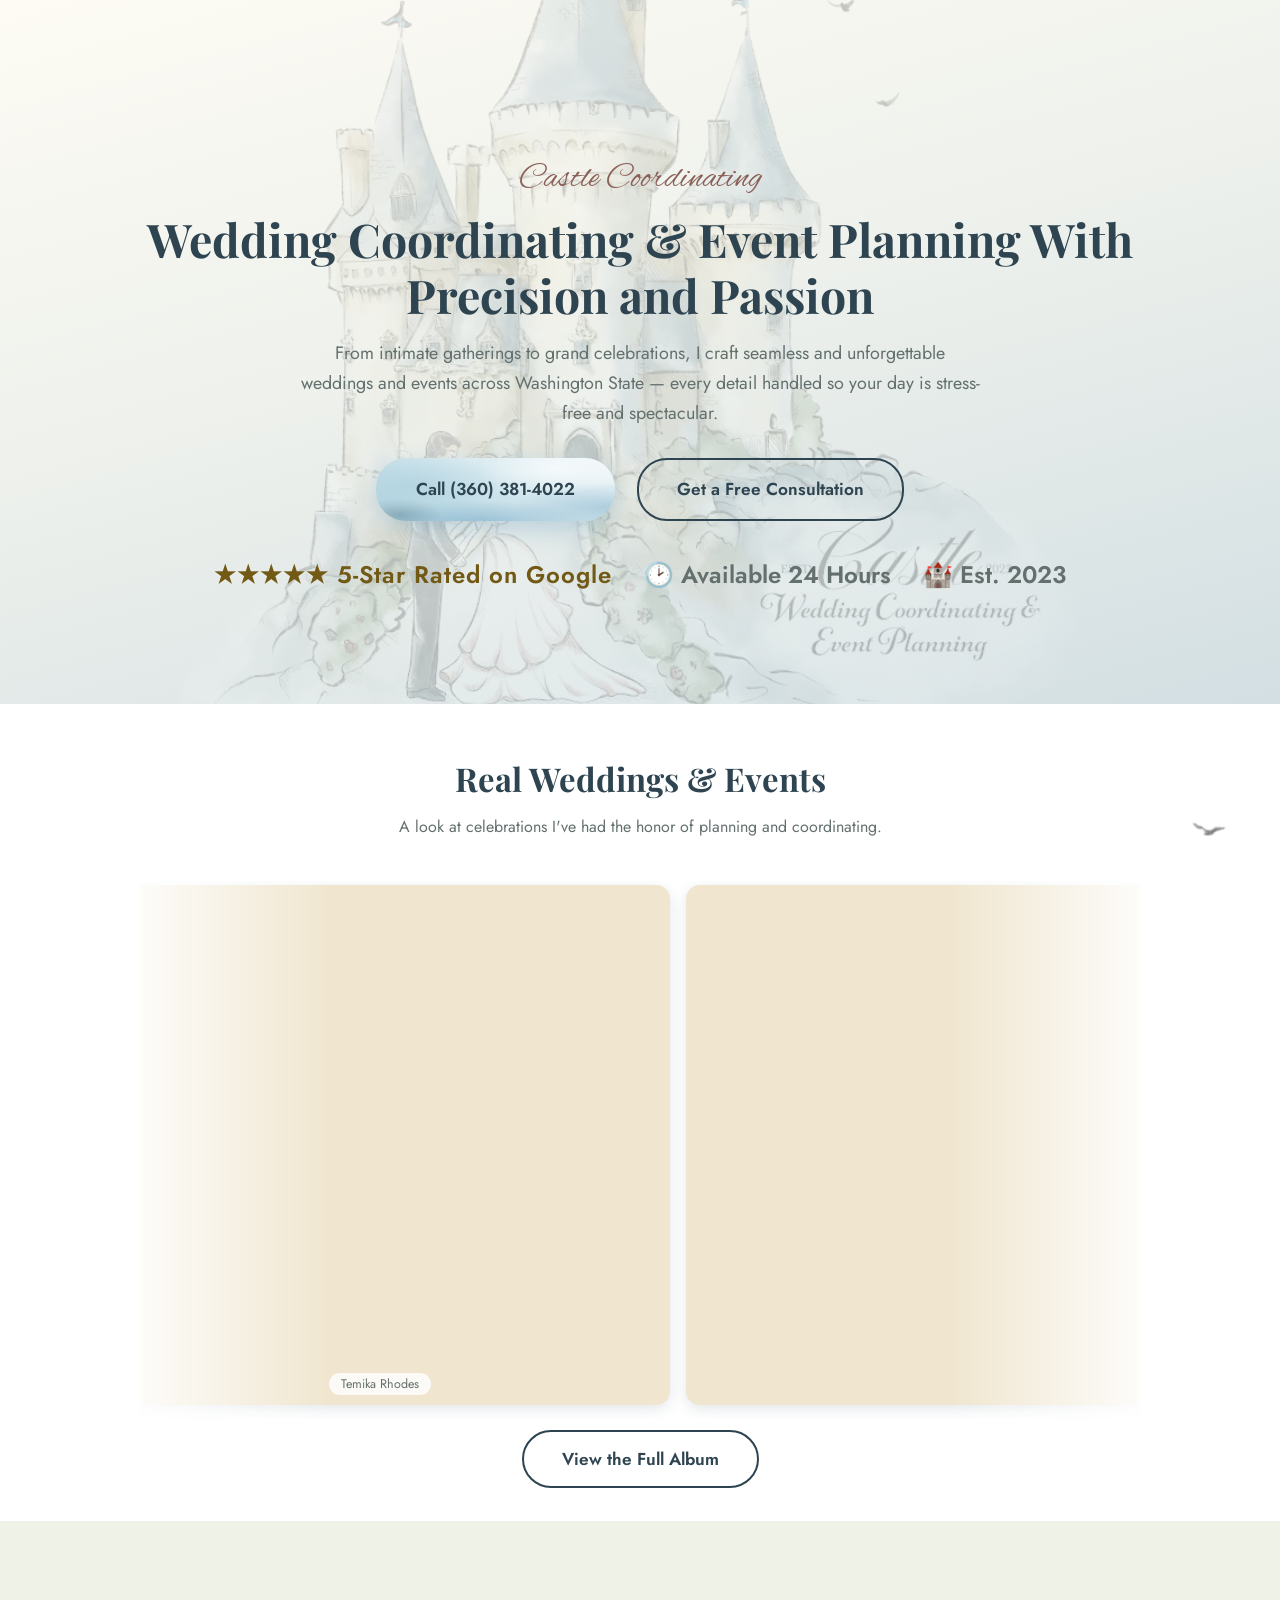
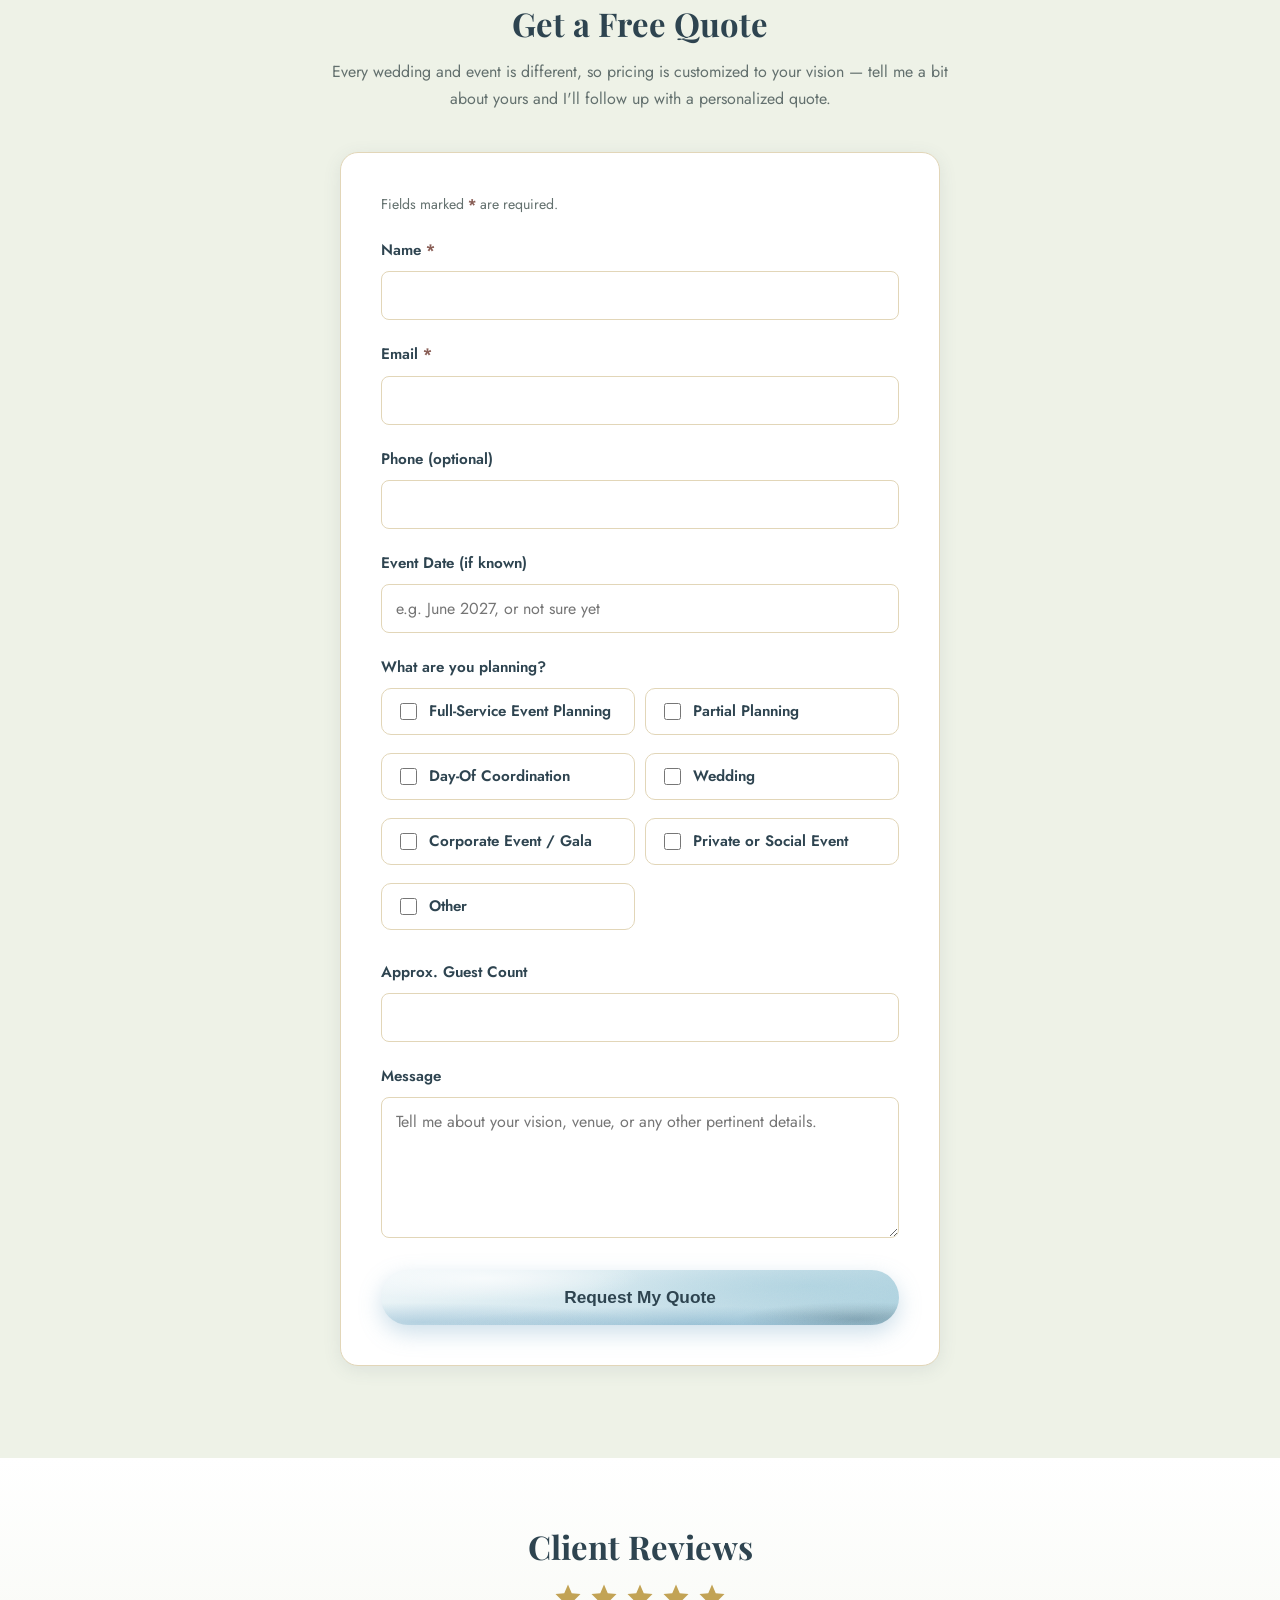
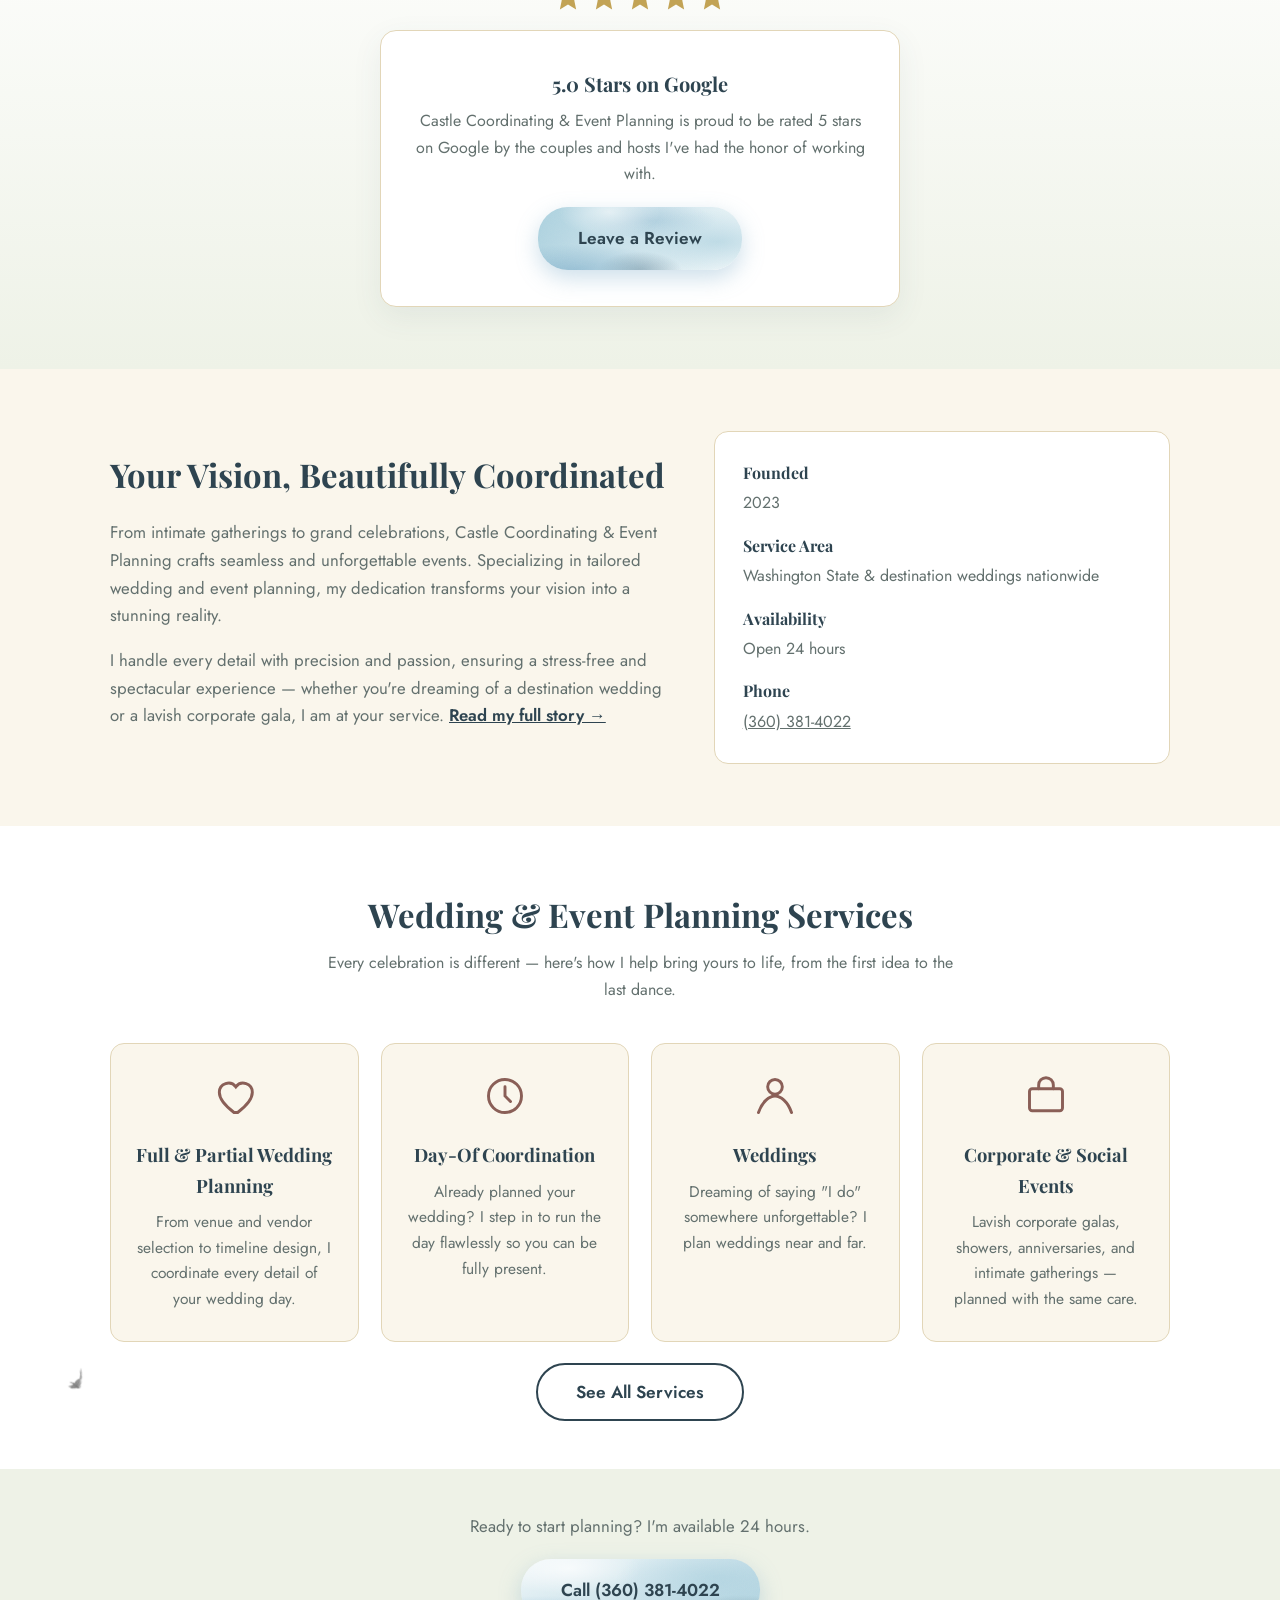
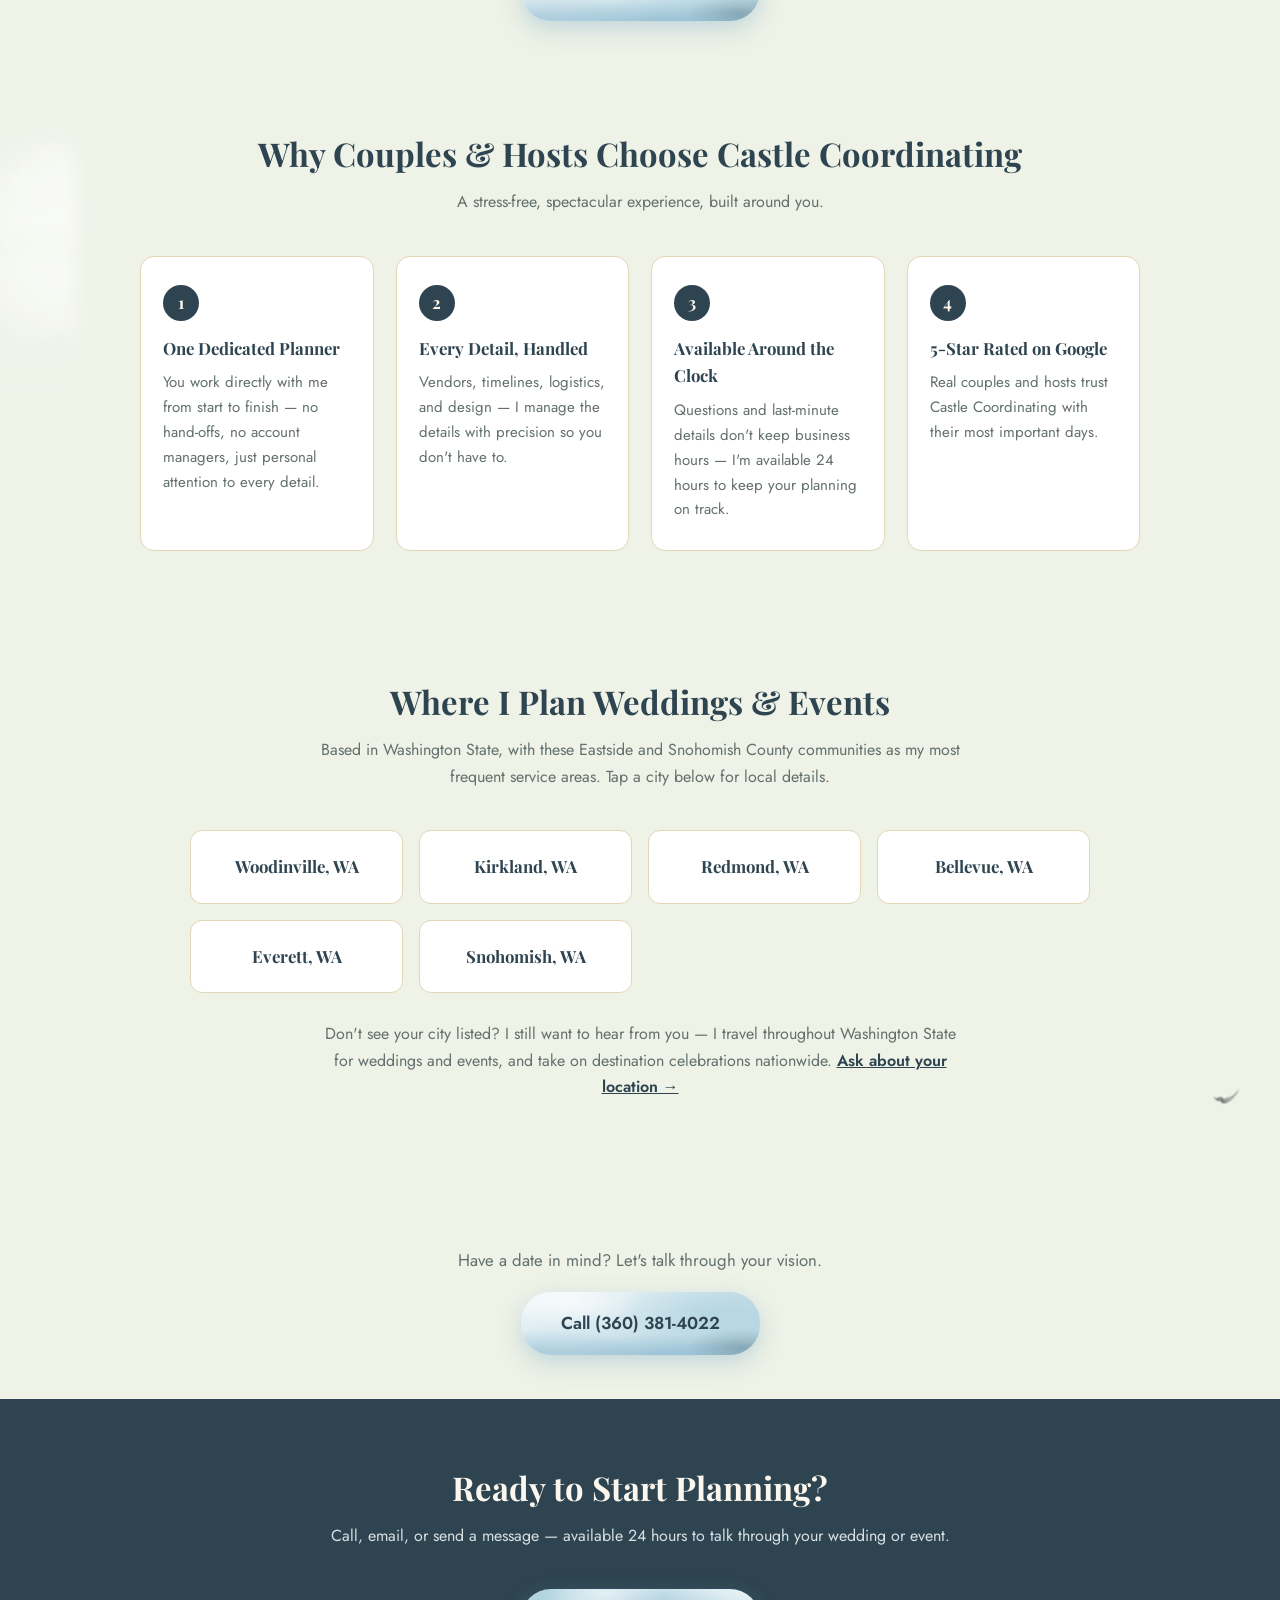
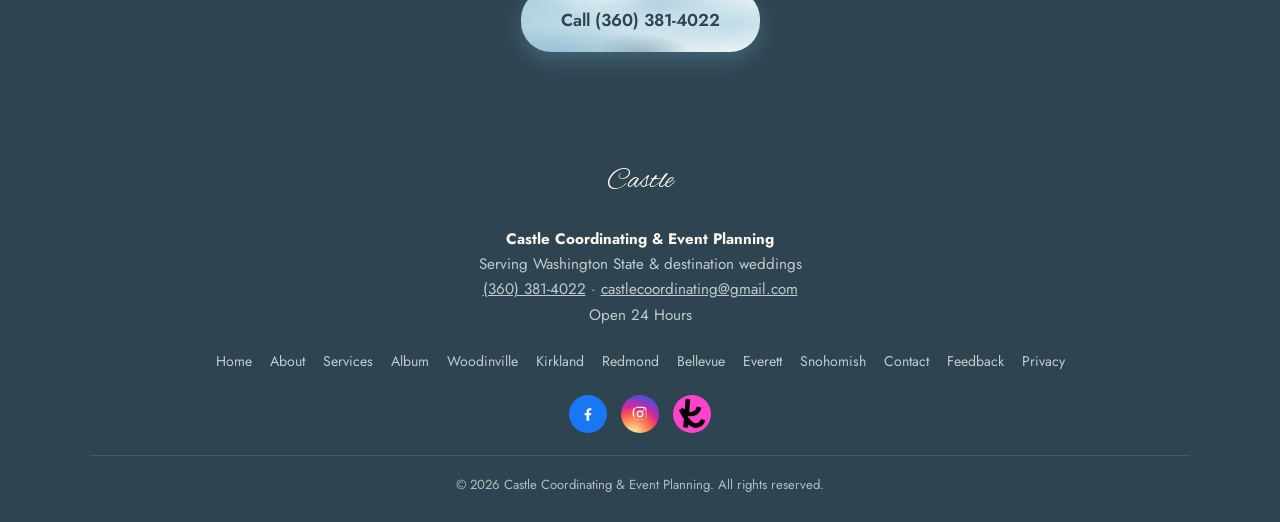
<file: index.html>
<!DOCTYPE html>
<html lang="en">
<head>
<meta charset="UTF-8">
<meta name="viewport" content="width=device-width, initial-scale=1.0">

<!-- Google tag (gtag.js) -->
<script async src="https://www.googletagmanager.com/gtag/js?id=G-0M2VTC16CK"></script>
<script>
  window.dataLayer = window.dataLayer || [];
  function gtag(){dataLayer.push(arguments);}
  gtag('js', new Date());
  gtag('config', 'G-0M2VTC16CK');
</script>

<title>Wedding Planner &amp; Event Coordinator | Castle Coordinating</title>
<meta name="description" content="5-star rated wedding &amp; event planner. Tailored wedding coordinating, full-service event planning, and corporate galas. Call (360) 381-4022 — available 24/7.">
<link rel="canonical" href="https://castlecoordinating.com/">
<link rel="preconnect" href="https://fonts.googleapis.com">
<link rel="preconnect" href="https://fonts.gstatic.com" crossorigin>
<link href="https://fonts.googleapis.com/css2?family=Alex+Brush&family=Jost:wght@400;500;600&family=Playfair+Display:wght@600;700&display=swap" rel="stylesheet">

<meta property="og:type" content="website">
<meta property="og:site_name" content="Castle Coordinating &amp; Event Planning">
<meta property="og:title" content="Wedding Planner &amp; Event Coordinator | Castle Coordinating">
<meta property="og:description" content="5-star rated wedding &amp; event planner. Tailored wedding coordinating, full-service event planning, and corporate galas.">
<meta property="og:url" content="https://castlecoordinating.com/">
<meta property="og:image" content="https://castlecoordinating.com/images/og-image.jpg">
<meta property="og:image:width" content="1200">
<meta property="og:image:height" content="630">
<meta property="og:image:alt" content="Castle Coordinating &amp; Event Planning logo: a watercolor castle with a bride and groom">
<meta property="og:locale" content="en_US">

<meta name="twitter:card" content="summary_large_image">
<meta name="twitter:title" content="Wedding Planner &amp; Event Coordinator | Castle Coordinating">
<meta name="twitter:description" content="5-star rated wedding &amp; event planner. Tailored wedding coordinating, full-service event planning, and corporate galas.">
<meta name="twitter:image" content="https://castlecoordinating.com/images/og-image.jpg">
<meta name="twitter:image:alt" content="Castle Coordinating &amp; Event Planning logo: a watercolor castle with a bride and groom">

<link rel="icon" href="favicon.svg" type="image/svg+xml">
<link rel="icon" type="image/png" sizes="48x48" href="images/icons/favicon-48.png">
<link rel="apple-touch-icon" href="images/icons/apple-touch-icon.png">
<link rel="manifest" href="site.webmanifest">
<meta name="theme-color" content="#46596b">

<script type="application/ld+json">
{
  "@context": "https://schema.org",
  "@type": "ProfessionalService",
  "name": "Castle Coordinating & Event Planning",
  "image": "https://castlecoordinating.com/images/logo.webp",
  "telephone": "+1-360-381-4022",
  "logo": "https://castlecoordinating.com/images/logo.webp",
  "address": { "@type": "PostalAddress", "addressRegion": "WA", "addressCountry": "US" },
  "email": "castlecoordinating@gmail.com",
  "url": "https://castlecoordinating.com/",
  "description": "From intimate gatherings to grand celebrations, Castle Coordinating & Event Planning crafts seamless and unforgettable weddings and events throughout Washington State.",
  "priceRange": "$$",
  "foundingDate": "2023",
  "areaServed": [
    { "@type": "City", "name": "Woodinville, WA" },
    { "@type": "City", "name": "Kirkland, WA" },
    { "@type": "City", "name": "Redmond, WA" },
    { "@type": "City", "name": "Bellevue, WA" },
    { "@type": "City", "name": "Everett, WA" },
    { "@type": "City", "name": "Snohomish, WA" },
    { "@type": "State", "name": "Washington" }
  ],
  "serviceType": ["Wedding Planning", "Wedding Coordination", "Corporate Event Planning"],
  "openingHoursSpecification": {
    "@type": "OpeningHoursSpecification",
    "dayOfWeek": ["Monday","Tuesday","Wednesday","Thursday","Friday","Saturday","Sunday"],
    "opens": "00:00",
    "closes": "23:59"
  },
  "sameAs": [
    "https://www.facebook.com/profile.php?id=61554140120634",
    "https://www.instagram.com/castleweddingcoordinating/",
    "https://www.google.com/maps?cid=16629083969758744141"
  ]
}
</script>
<link rel="stylesheet" href="css/main.css?v=20261107">
</head>
<body>

<header class="site-header">
  <div class="header-inner">
    <a href="/" class="brand">
      <img src="images/logo.webp" alt="Castle Coordinating & Event Planning logo" class="brand-logo-img" width="44" height="44" onerror="this.style.display='none';this.onerror=null;">
      <span>
        <span class="script">Castle</span>
        <span class="brand-sub">Coordinating &amp; Event Planning</span>
      </span>
    </a>
    <button class="nav-toggle" id="navToggle" aria-label="Toggle navigation" aria-expanded="false">&#9776;</button>
    <nav class="main-nav" id="mainNav">
      <a href="services.html">Services</a>
      <a href="album.html">Album</a>
      <a href="#service-areas">Service Areas</a>
      <a href="#estimate">Get a Quote</a>
      <a href="#reviews">Reviews</a>
      <a href="about.html">About</a>
      <a href="contact.html">Contact</a>
      <a href="tel:+13603814022" class="call-btn" onclick="trackCall('header_phone_button')">Call (360) 381-4022</a>
    </nav>
  </div>
</header>

<main id="top">

  <!-- Hero -->
  <section class="hero">
    <div class="container">
      <span class="eyebrow">Castle Coordinating</span>
      <h1>Wedding Coordinating &amp; Event Planning With Precision and Passion</h1>
      <p class="subhead">From intimate gatherings to grand celebrations, I craft seamless and unforgettable weddings and events across Washington State — every detail handled so your day is stress-free and spectacular.</p>
      <div class="hero-ctas">
        <a href="tel:+13603814022" class="btn-primary" onclick="trackCall('hero_phone_button')">Call (360) 381-4022</a>
        <a href="contact.html" class="btn-secondary">Get a Free Consultation</a>
      </div>
      <div class="hero-badges">
        <span class="stars">&#9733;&#9733;&#9733;&#9733;&#9733; 5-Star Rated on Google</span>
        <span>&#128337; Available 24 Hours</span>
        <span>&#127984; Est. 2023</span>
      </div>
    </div>
  </section>

  <!-- Gallery -->
  <section class="gallery-section" id="gallery">
    <div class="bg-lbird lb-2 lb-p2" aria-hidden="true"></div>
    <div class="container">
      <h2 class="section-title">Real Weddings &amp; Events</h2>
      <p class="section-sub">A look at celebrations I've had the honor of planning and coordinating.</p>
      <div class="carousel" id="galleryCarousel">
        <div class="carousel-track" id="carouselTrack" tabindex="0" role="region" aria-label="Photo gallery — swipe or use arrow keys">
          <div class="carousel-slide"><img src="images/gallery/gallery-1.webp" width="1360" height="972" alt="Wedding reception room set with round and long tables in white and lavender linens" loading="lazy"><span class="slide-credit">Valerie Noel Photography</span></div>
          <div class="carousel-slide"><img src="images/gallery/gallery-2.webp" width="680" height="1020" alt="Sliced naked wedding cake garnished with a fresh daisy" loading="lazy"><span class="slide-credit">Alex B. Jones Photography</span></div>
          <div class="carousel-slide"><img src="images/gallery/gallery-3.webp" width="1360" height="907" alt="Guests gathered outdoors around a catering food truck in a wooded setting" loading="lazy"><span class="slide-credit">Alex B. Jones Photography</span></div>
          <div class="carousel-slide"><img src="images/gallery/gallery-4.webp" width="729" height="1020" alt="Outdoor wedding ceremony beneath a wooden gazebo surrounded by trees" loading="lazy"><span class="slide-credit">Valerie Noel Photography</span></div>
          <div class="carousel-slide"><img src="images/gallery/gallery-5.webp" width="729" height="1020" alt="Bride and groom dancing on the lawn in front of a wooden gazebo" loading="lazy"><span class="slide-credit">Valerie Noel Photography</span></div>
          <div class="carousel-slide"><img src="images/gallery/gallery-6.webp" width="729" height="1020" alt="Black-and-white photo of bride and groom kissing at the altar inside a barn venue" loading="lazy"><span class="slide-credit">Temika Rhodes</span></div>
          <div class="carousel-slide"><img src="images/gallery/gallery-7.webp" width="720" height="960" alt="Blue and white hydrangea floral centerpiece displayed on a wine barrel" loading="lazy"></div>
          <div class="carousel-slide"><img src="images/gallery/gallery-8.webp" width="1179" height="725" alt="Exterior of the Machias Meadows event venue with its entrance sign" loading="lazy"><span class="slide-credit">Tanyabes Photo</span></div>
          <div class="carousel-slide"><img src="images/gallery/gallery-9.webp" width="720" height="960" alt="Wood-paneled photo backdrop decorated with a blue and white balloon garland" loading="lazy"></div>
          <div class="carousel-slide"><img src="images/gallery/gallery-10.webp" width="1179" height="741" alt="Dessert table with four tiered cakes topped with fresh berries" loading="lazy"><span class="slide-credit">Tanyabes Photo</span></div>
          <div class="carousel-slide"><img src="images/gallery/gallery-11.webp" width="1179" height="688" alt="Rustic favor table with a LOVE sign and rows of wrapped appetizer cones" loading="lazy"><span class="slide-credit">Tanyabes Photo</span></div>
          <div class="carousel-slide"><img src="images/gallery/gallery-12.webp" width="1179" height="878" alt="Reception table set with white linens, gold flatware, and a greenery centerpiece" loading="lazy"><span class="slide-credit">Tanyabes Photo</span></div>
          <div class="carousel-slide"><img src="images/gallery/gallery-13.webp" width="720" height="540" alt="Guests seated at round tables during an indoor evening event with stage lighting" loading="lazy"></div>
          <div class="carousel-slide"><img src="images/gallery/gallery-14.webp" width="729" height="1020" alt="Bridal bouquet, white heels, and wedding rings displayed in a wooden box" loading="lazy"><span class="slide-credit">Temika Rhodes</span></div>
          <div class="carousel-slide"><img src="images/gallery/gallery-15.webp" width="1360" height="907" alt="Newlyweds walking through a bubble send-off in traditional and formal wedding attire" loading="lazy"><span class="slide-credit">Alex B. Jones Photography</span></div>
          <div class="carousel-slide"><img src="images/gallery/gallery-16.webp" width="1360" height="907" alt="Outdoor mountain-view wedding ceremony beneath a floral arch" loading="lazy"><span class="slide-credit">Alex B. Jones Photography</span></div>
          <div class="carousel-slide"><img src="images/gallery/gallery-17.webp" width="680" height="1020" alt="Indoor wedding ceremony with a stained-glass-style backdrop and string lights" loading="lazy"><span class="slide-credit">Alex B. Jones Photography</span></div>
          <div class="carousel-slide"><img src="images/gallery/gallery-18.webp" width="1179" height="668" alt="Candlelit wedding ceremony aisle inside a timber-frame barn" loading="lazy"><span class="slide-credit">Tanyabes Photo</span></div>
          <div class="carousel-slide"><img src="images/gallery/gallery-19.webp" width="729" height="1020" alt="Black-and-white photo of newlyweds walking through a confetti send-off" loading="lazy"><span class="slide-credit">Temika Rhodes</span></div>
          <div class="carousel-slide"><img src="images/gallery/gallery-20.webp" width="720" height="960" alt="Anniversary celebration sign and guestbook table with fresh flowers" loading="lazy"></div>
          <div class="carousel-slide"><img src="images/gallery/tayla-bubbles.webp" width="729" height="1020" alt="Bride and groom smiling at each other in a shower of bubbles during an outdoor send-off" loading="lazy"><span class="slide-credit">Valerie Noel Photography</span></div>
        </div>
      </div>
      <p class="album-link"><a href="album.html" class="btn-secondary">View the Full Album</a></p>
    </div>
  </section>

  <!-- Get a Quote -->
  <section class="contact-form-section" id="estimate">
    <div class="container">
      <h2 class="section-title">Get a Free Quote</h2>
      <p class="section-sub">Every wedding and event is different, so pricing is customized to your vision — tell me a bit about yours and I'll follow up with a personalized quote.</p>
      <form class="contact-form" name="contact" method="POST" data-netlify="true" data-netlify-honeypot="bot-field" id="contactFormEl">
        <input type="hidden" name="form-name" value="contact">
        <p class="hidden-field" aria-hidden="true">
          <label>Don't fill this out if you're human: <input name="bot-field" tabindex="-1" autocomplete="off"></label>
        </p>
        <p class="form-note">Fields marked <span class="req" aria-hidden="true">*</span> are required.</p>
        <div class="form-group">
          <label for="contact-name">Name <span class="req" aria-hidden="true">*</span></label>
          <input type="text" id="contact-name" name="name" autocomplete="name" required>
        </div>
        <div class="form-group">
          <label for="contact-email">Email <span class="req" aria-hidden="true">*</span></label>
          <input type="email" id="contact-email" name="email" autocomplete="email" required>
        </div>
        <div class="form-group">
          <label for="contact-phone">Phone (optional)</label>
          <input type="tel" id="contact-phone" name="phone" autocomplete="tel">
        </div>
        <div class="form-group">
          <label for="contact-event-date">Event Date (if known)</label>
          <input type="text" id="contact-event-date" name="event_date" placeholder="e.g. June 2027, or not sure yet">
        </div>
        <fieldset class="form-group checkbox-fieldset">
          <legend>What are you planning?</legend>
          <div class="checkbox-group">
            <label class="checkbox-chip"><input type="checkbox" name="interest" value="Full-Service Event Planning"><span>Full-Service Event Planning</span></label>
            <label class="checkbox-chip"><input type="checkbox" name="interest" value="Partial Planning"><span>Partial Planning</span></label>
            <label class="checkbox-chip"><input type="checkbox" name="interest" value="Day-Of Coordination"><span>Day-Of Coordination</span></label>
            <label class="checkbox-chip"><input type="checkbox" name="interest" value="Wedding"><span>Wedding</span></label>
            <label class="checkbox-chip"><input type="checkbox" name="interest" value="Corporate Event / Gala"><span>Corporate Event / Gala</span></label>
            <label class="checkbox-chip"><input type="checkbox" name="interest" value="Private or Social Event"><span>Private or Social Event</span></label>
            <label class="checkbox-chip"><input type="checkbox" name="interest" value="Other"><span>Other</span></label>
          </div>
        </fieldset>
        <div class="form-group">
          <label for="contact-guest-count">Approx. Guest Count</label>
          <input type="number" id="contact-guest-count" name="guest_count" min="1" inputmode="numeric">
        </div>
        <div class="form-group">
          <label for="contact-message">Message</label>
          <textarea id="contact-message" name="message" rows="5" placeholder="Tell me about your vision, venue, or any other pertinent details."></textarea>
        </div>
        <button type="submit" class="btn-primary">Request My Quote</button>
      </form>
      <p class="form-status" id="contactFormStatus" role="status" aria-live="polite"></p>
    </div>
  </section>

  <!-- Reviews -->
  <section class="reviews-section" id="reviews">
    <div class="container">
      <h2 class="section-title">Client Reviews</h2>
      <div class="stars-full" aria-hidden="true">
        <svg viewBox="0 0 24 24"><polygon points="12,2 15,9 22,9.5 17,14.5 18.5,22 12,18 5.5,22 7,14.5 2,9.5 9,9"/></svg>
        <svg viewBox="0 0 24 24"><polygon points="12,2 15,9 22,9.5 17,14.5 18.5,22 12,18 5.5,22 7,14.5 2,9.5 9,9"/></svg>
        <svg viewBox="0 0 24 24"><polygon points="12,2 15,9 22,9.5 17,14.5 18.5,22 12,18 5.5,22 7,14.5 2,9.5 9,9"/></svg>
        <svg viewBox="0 0 24 24"><polygon points="12,2 15,9 22,9.5 17,14.5 18.5,22 12,18 5.5,22 7,14.5 2,9.5 9,9"/></svg>
        <svg viewBox="0 0 24 24"><polygon points="12,2 15,9 22,9.5 17,14.5 18.5,22 12,18 5.5,22 7,14.5 2,9.5 9,9"/></svg>
      </div>
      <div class="review-badge">
        <h3>5.0 Stars on Google</h3>
        <p>Castle Coordinating &amp; Event Planning is proud to be rated 5 stars on Google by the couples and hosts I've had the honor of working with.</p>
        <a href="https://www.google.com/search?q=castle+coordinating&amp;sca_esv=929e32f37502ba76&amp;rlz=1C1HKFL_enUS1230US1230&amp;amc=1&amp;aep=48&amp;prmd=ivns&amp;sxsrf=APpeQnsjrV8PJjdto0N4Y3705R0ITElzbg:1789767930161&amp;source=lnms&amp;sa=X&amp;ved=2ahUKEwiZidSNjfmWAxU4BzQIHWXaHMwQ0pQJegQICBAF#lrd=0x4a2479d80e5a006f:0xe6c65fc40d9cce4d,3,,,," class="btn-primary" target="_blank" rel="noopener noreferrer" onclick="if(typeof gtag==='function'){gtag('event','review_click',{link_location:'reviews_leave_review_button'});}">Leave a Review</a>
      </div>
    </div>
  </section>

  <!-- About teaser -->
  <section class="about-section">
    <div class="container">
      <div class="about-copy">
        <h2 class="section-title">Your Vision, Beautifully Coordinated</h2>
        <p>From intimate gatherings to grand celebrations, Castle Coordinating &amp; Event Planning crafts seamless and unforgettable events. Specializing in tailored wedding and event planning, my dedication transforms your vision into a stunning reality.</p>
        <p>I handle every detail with precision and passion, ensuring a stress-free and spectacular experience — whether you're dreaming of a destination wedding or a lavish corporate gala, I am at your service. <a href="about.html" style="color:var(--blue-darker); font-weight:600; text-decoration:underline;">Read my full story &rarr;</a></p>
      </div>
      <div class="about-facts">
        <dl>
          <dt>Founded</dt>
          <dd>2023</dd>
          <dt>Service Area</dt>
          <dd>Washington State &amp; destination weddings nationwide</dd>
          <dt>Availability</dt>
          <dd>Open 24 hours</dd>
          <dt>Phone</dt>
          <dd><a class="plain-link" href="tel:+13603814022" onclick="trackCall('about_teaser_phone_button')">(360) 381-4022</a></dd>
        </dl>
      </div>
    </div>
  </section>

  <!-- Services -->
  <section class="services-section" id="services">
    <div class="bg-lbird lb-1 lb-p3" aria-hidden="true"></div>
    <div class="container">
      <h2 class="section-title">Wedding &amp; Event Planning Services</h2>
      <p class="section-sub">Every celebration is different — here's how I help bring yours to life, from the first idea to the last dance.</p>
      <div class="services-grid">
        <div class="service-card">
          <svg class="icon" viewBox="0 0 24 24" fill="none" stroke="#8a5f57" stroke-width="1.6"><path d="M12 21c-4-3-8-6.5-8-11a5 5 0 0 1 9-3 5 5 0 0 1 9 3c0 4.5-4 8-8 11z"/></svg>
          <h3>Full &amp; Partial Wedding Planning</h3>
          <p>From venue and vendor selection to timeline design, I coordinate every detail of your wedding day.</p>
        </div>
        <div class="service-card">
          <svg class="icon" viewBox="0 0 24 24" fill="none" stroke="#8a5f57" stroke-width="1.6"><circle cx="12" cy="12" r="9"/><path d="M12 7v5l3 3" stroke-linecap="round"/></svg>
          <h3>Day-Of Coordination</h3>
          <p>Already planned your wedding? I step in to run the day flawlessly so you can be fully present.</p>
        </div>
        <div class="service-card">
          <svg class="icon" viewBox="0 0 24 24" fill="none" stroke="#8a5f57" stroke-width="1.6"><path d="M3 21c2-6 6-9 9-9s7 3 9 9" stroke-linecap="round"/><circle cx="12" cy="7" r="4"/></svg>
          <h3>Weddings</h3>
          <p>Dreaming of saying "I do" somewhere unforgettable? I plan weddings near and far.</p>
        </div>
        <div class="service-card">
          <svg class="icon" viewBox="0 0 24 24" fill="none" stroke="#8a5f57" stroke-width="1.6"><rect x="3" y="8" width="18" height="12" rx="1.5"/><path d="M8 8V6a4 4 0 0 1 8 0v2" stroke-linecap="round"/></svg>
          <h3>Corporate &amp; Social Events</h3>
          <p>Lavish corporate galas, showers, anniversaries, and intimate gatherings — planned with the same care.</p>
        </div>
      </div>
      <div style="text-align:center; margin-top:36px;">
        <a href="services.html" class="btn-secondary" style="color:var(--blue-darker); border-color:var(--blue-darker);">See All Services</a>
      </div>
    </div>
  </section>

  <section class="mini-cta">
    <div class="container">
      <p>Ready to start planning? I'm available 24 hours.</p>
      <a href="tel:+13603814022" class="btn-primary" onclick="trackCall('mini_cta_1_phone_button')">Call (360) 381-4022</a>
    </div>
  </section>

  <!-- Why Us -->
  <section class="process-section">
    <div class="bg-cloud bg-cloud-p1" aria-hidden="true"></div>
    <div class="container">
      <h2 class="section-title">Why Couples &amp; Hosts Choose Castle Coordinating</h2>
      <p class="section-sub">A stress-free, spectacular experience, built around you.</p>
      <div class="process-grid">
        <div class="process-step">
          <div class="step-num">1</div>
          <h3>One Dedicated Planner</h3>
          <p>You work directly with me from start to finish — no hand-offs, no account managers, just personal attention to every detail.</p>
        </div>
        <div class="process-step">
          <div class="step-num">2</div>
          <h3>Every Detail, Handled</h3>
          <p>Vendors, timelines, logistics, and design — I manage the details with precision so you don't have to.</p>
        </div>
        <div class="process-step">
          <div class="step-num">3</div>
          <h3>Available Around the Clock</h3>
          <p>Questions and last-minute details don't keep business hours — I'm available 24 hours to keep your planning on track.</p>
        </div>
        <div class="process-step">
          <div class="step-num">4</div>
          <h3>5-Star Rated on Google</h3>
          <p>Real couples and hosts trust Castle Coordinating with their most important days.</p>
        </div>
      </div>
    </div>
  </section>

  <!-- Service Areas -->
  <section class="areas-section" id="service-areas">
    <div class="bg-lbird lb-4 lb-p4" aria-hidden="true"></div>
    <div class="container">
      <h2 class="section-title">Where I Plan Weddings &amp; Events</h2>
      <p class="section-sub">Based in Washington State, with these Eastside and Snohomish County communities as my most frequent service areas. Tap a city below for local details.</p>
      <div class="areas-grid">
        <a class="area-card" href="wedding-planner-woodinville-wa.html">
          <div class="area-name">Woodinville, WA</div>
        </a>
        <a class="area-card" href="wedding-planner-kirkland-wa.html">
          <div class="area-name">Kirkland, WA</div>
        </a>
        <a class="area-card" href="wedding-planner-redmond-wa.html">
          <div class="area-name">Redmond, WA</div>
        </a>
        <a class="area-card" href="wedding-planner-bellevue-wa.html">
          <div class="area-name">Bellevue, WA</div>
        </a>
        <a class="area-card" href="wedding-planner-everett-wa.html">
          <div class="area-name">Everett, WA</div>
        </a>
        <a class="area-card" href="wedding-planner-snohomish-wa.html">
          <div class="area-name">Snohomish, WA</div>
        </a>
      </div>
      <p class="section-sub" style="margin-top:0;">Don't see your city listed? I still want to hear from you — I travel throughout Washington State for weddings and events, and take on destination celebrations nationwide. <a href="contact.html" style="color:var(--blue-darker); font-weight:600; text-decoration:underline;">Ask about your location &rarr;</a></p>
    </div>
  </section>

  <section class="mini-cta">
    <div class="container">
      <p>Have a date in mind? Let's talk through your vision.</p>
      <a href="tel:+13603814022" class="btn-primary" onclick="trackCall('mini_cta_2_phone_button')">Call (360) 381-4022</a>
    </div>
  </section>

  <!-- Final CTA -->
  <section class="cta-section" id="contact">
    <div class="container">
      <h2 class="section-title">Ready to Start Planning?</h2>
      <p class="section-sub">Call, email, or send a message — available 24 hours to talk through your wedding or event.</p>
      <a href="tel:+13603814022" class="btn-primary" onclick="trackCall('final_cta_phone_button')">Call (360) 381-4022</a>
    </div>
  </section>

</main>

<footer class="site-footer">
  <div class="footer-inner">
    <div class="footer-brand script">Castle</div>
    <div class="footer-nap">
      <strong>Castle Coordinating &amp; Event Planning</strong><br>
      Serving Washington State &amp; destination weddings<br>
      <a href="tel:+13603814022">(360) 381-4022</a> &middot; <a href="mailto:castlecoordinating@gmail.com">castlecoordinating@gmail.com</a><br>
      Open 24 Hours
    </div>

    <nav class="footer-sitemap" aria-label="Site links">
      <a href="/">Home</a>
      <a href="about.html">About</a>
      <a href="services.html">Services</a>
      <a href="album.html">Album</a>
      <a href="wedding-planner-woodinville-wa.html">Woodinville</a>
      <a href="wedding-planner-kirkland-wa.html">Kirkland</a>
      <a href="wedding-planner-redmond-wa.html">Redmond</a>
      <a href="wedding-planner-bellevue-wa.html">Bellevue</a>
      <a href="wedding-planner-everett-wa.html">Everett</a>
      <a href="wedding-planner-snohomish-wa.html">Snohomish</a>
      <a href="contact.html">Contact</a>
      <a href="feedback.html">Feedback</a>
      <a href="privacy.html">Privacy</a>
    </nav>

    <div class="social-icons">
      <a href="https://www.facebook.com/profile.php?id=61554140120634" target="_blank" rel="noopener" class="icon-fb" aria-label="Castle Coordinating on Facebook" onclick="trackOutbound('footer_facebook')">
        <svg viewBox="0 0 24 24"><path d="M13.5 21v-7.5h2.5l.4-3H13.5V8.5c0-.9.25-1.5 1.55-1.5H16.5V4.3C16.2 4.26 15.2 4.2 14 4.2c-2.4 0-4 1.46-4 4.15V10.5H7.5v3H10V21h3.5z"/></svg>
      </a>
      <a href="https://www.instagram.com/castleweddingcoordinating/" target="_blank" rel="noopener" class="icon-ig" aria-label="Castle Coordinating on Instagram" onclick="trackOutbound('footer_instagram')">
        <svg viewBox="0 0 24 24"><path d="M12 2.2c2.7 0 3 0 4.1.06 1.05.05 1.6.22 2 .37.5.19.86.42 1.24.8.38.38.61.74.8 1.24.15.4.32.95.37 2 .05 1.1.06 1.4.06 4.1s0 3-.06 4.1c-.05 1.05-.22 1.6-.37 2-.19.5-.42.86-.8 1.24-.38.38-.74.61-1.24.8-.4.15-.95.32-2 .37-1.1.05-1.4.06-4.1.06s-3 0-4.1-.06c-1.05-.05-1.6-.22-2-.37a3.3 3.3 0 0 1-1.24-.8 3.3 3.3 0 0 1-.8-1.24c-.15-.4-.32-.95-.37-2C2.2 15 2.2 14.7 2.2 12s0-3 .06-4.1c.05-1.05.22-1.6.37-2 .19-.5.42-.86.8-1.24.38-.38.74-.61 1.24-.8.4-.15.95-.32 2-.37C7.8 2.2 8.1 2.2 12 2.2zm0 1.8c-2.66 0-2.97 0-4.02.06-.87.04-1.34.18-1.66.3-.42.16-.72.36-1.03.67-.31.31-.5.6-.67 1.03-.12.32-.26.79-.3 1.66C4.26 8.53 4.26 8.84 4.26 12s0 2.97.06 4.02c.04.87.18 1.34.3 1.66.16.42.36.72.67 1.03.31.31.6.5 1.03.67.32.12.79.26 1.66.3 1.05.06 1.36.06 4.02.06s2.97 0 4.02-.06c.87-.04 1.34-.18 1.66-.3.42-.16.72-.36 1.03-.67.31-.31.5-.6.67-1.03.12-.32.26-.79.3-1.66.06-1.05.06-1.36.06-4.02s0-2.97-.06-4.02c-.04-.87-.18-1.34-.3-1.66a2.8 2.8 0 0 0-.67-1.03 2.8 2.8 0 0 0-1.03-.67c-.32-.12-.79-.26-1.66-.3C14.97 4 14.66 4 12 4zm0 3.4a4.6 4.6 0 1 1 0 9.2 4.6 4.6 0 0 1 0-9.2zm0 1.8a2.8 2.8 0 1 0 0 5.6 2.8 2.8 0 0 0 0-5.6zm5.85-2a1.08 1.08 0 1 1-2.16 0 1.08 1.08 0 0 1 2.16 0z"/></svg>
      </a>
      <a href="#" class="icon-knot" target="_blank" rel="noopener" aria-label="Castle Coordinating on The Knot" onclick="trackOutbound('footer_theknot')"></a>
    </div>

    <div class="footer-bottom">
      &copy; <span id="year"></span> Castle Coordinating &amp; Event Planning. All rights reserved.
    </div>
  </div>
</footer>

<script src="js/main.js?v=20261107"></script>
</body>
</html>
</file>
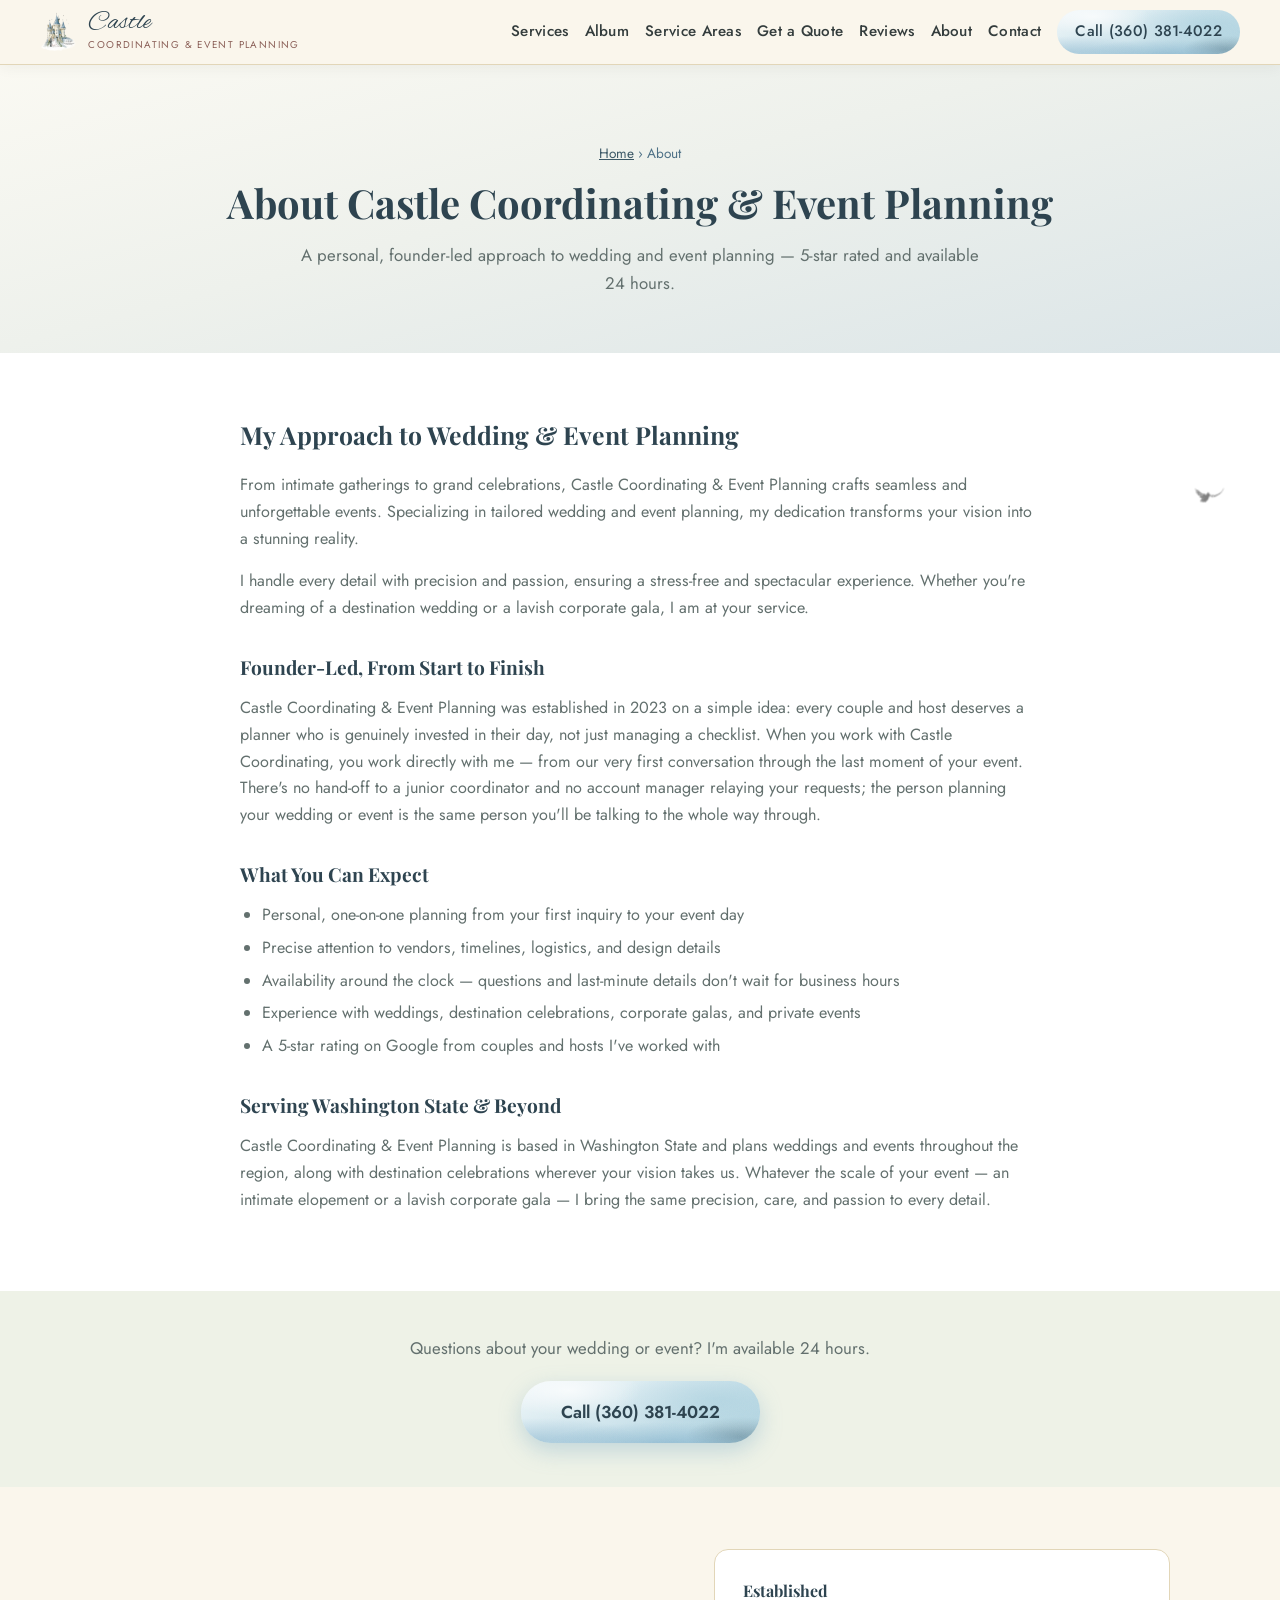
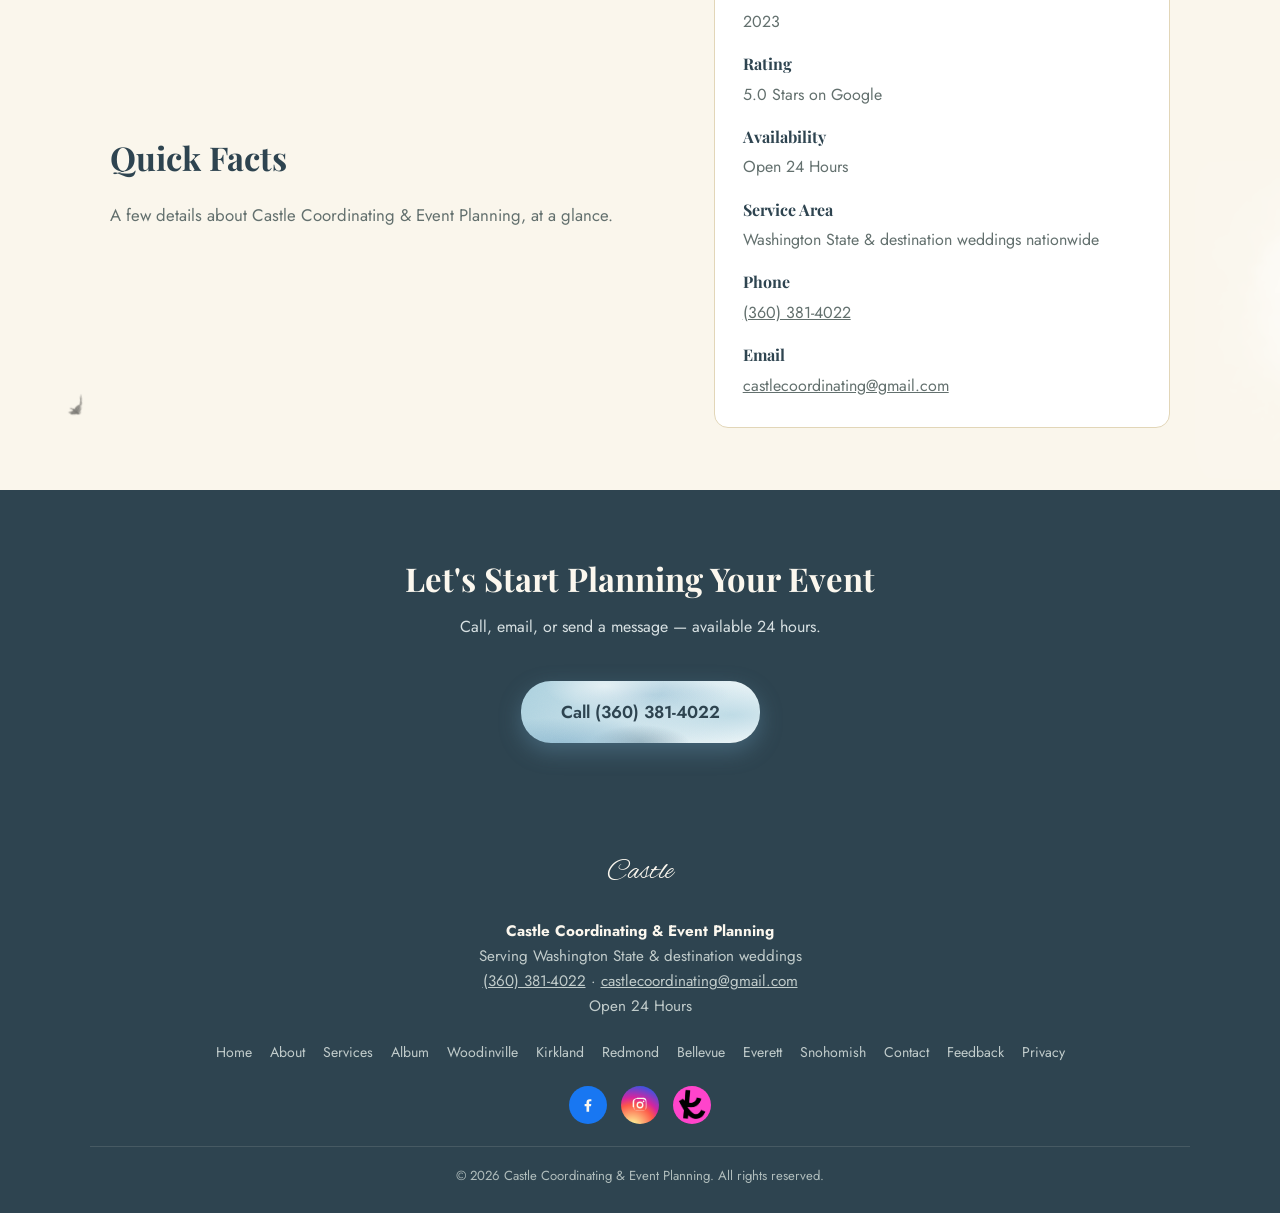
<file: about.html>
<!DOCTYPE html>
<html lang="en">
<head>
<meta charset="UTF-8">
<meta name="viewport" content="width=device-width, initial-scale=1.0">

<script async src="https://www.googletagmanager.com/gtag/js?id=G-0M2VTC16CK"></script>
<script>
  window.dataLayer = window.dataLayer || [];
  function gtag(){dataLayer.push(arguments);}
  gtag('js', new Date());
  gtag('config', 'G-0M2VTC16CK');
</script>

<title>About | Castle Coordinating &amp; Event Planning</title>
<meta name="description" content="Meet the planner behind Castle Coordinating &amp; Event Planning — a 5-star rated, founder-led wedding and event planning service in Washington State.">
<link rel="canonical" href="https://castlecoordinating.com/about.html">
<link rel="preconnect" href="https://fonts.googleapis.com">
<link rel="preconnect" href="https://fonts.gstatic.com" crossorigin>
<link href="https://fonts.googleapis.com/css2?family=Alex+Brush&family=Jost:wght@400;500;600&family=Playfair+Display:wght@600;700&display=swap" rel="stylesheet">

<meta property="og:type" content="website">
<meta property="og:site_name" content="Castle Coordinating &amp; Event Planning">
<meta property="og:title" content="About | Castle Coordinating &amp; Event Planning">
<meta property="og:description" content="Meet the planner behind Castle Coordinating &amp; Event Planning — a 5-star rated, founder-led wedding and event planning service.">
<meta property="og:url" content="https://castlecoordinating.com/about.html">
<meta property="og:image" content="https://castlecoordinating.com/images/og-image.jpg">
<meta property="og:image:width" content="1200">
<meta property="og:image:height" content="630">
<meta property="og:image:alt" content="Castle Coordinating &amp; Event Planning logo: a watercolor castle with a bride and groom">
<meta property="og:locale" content="en_US">

<meta name="twitter:card" content="summary_large_image">
<meta name="twitter:title" content="About | Castle Coordinating &amp; Event Planning">
<meta name="twitter:description" content="Meet the planner behind Castle Coordinating &amp; Event Planning.">
<meta name="twitter:image" content="https://castlecoordinating.com/images/og-image.jpg">
<meta name="twitter:image:alt" content="Castle Coordinating &amp; Event Planning logo: a watercolor castle with a bride and groom">

<link rel="icon" href="favicon.svg" type="image/svg+xml">
<link rel="icon" type="image/png" sizes="48x48" href="images/icons/favicon-48.png">
<link rel="apple-touch-icon" href="images/icons/apple-touch-icon.png">
<link rel="manifest" href="site.webmanifest">
<meta name="theme-color" content="#46596b">

<script type="application/ld+json">
{
  "@context": "https://schema.org",
  "@type": "ProfessionalService",
  "name": "Castle Coordinating & Event Planning",
  "image": "https://castlecoordinating.com/images/logo.webp",
  "telephone": "+1-360-381-4022",
  "logo": "https://castlecoordinating.com/images/logo.webp",
  "address": { "@type": "PostalAddress", "addressRegion": "WA", "addressCountry": "US" },
  "email": "castlecoordinating@gmail.com",
  "url": "https://castlecoordinating.com/about.html",
  "foundingDate": "2023",
  "areaServed": { "@type": "State", "name": "Washington" },
  "description": "Meet the planner behind Castle Coordinating & Event Planning — a 5-star rated, founder-led wedding and event planning service in Washington State."
}
</script>
<link rel="stylesheet" href="css/main.css?v=20261107">
</head>
<body>

<header class="site-header">
  <div class="header-inner">
    <a href="/" class="brand">
      <img src="images/logo.webp" alt="Castle Coordinating & Event Planning logo" class="brand-logo-img" width="44" height="44" onerror="this.style.display='none';this.onerror=null;">
      <span>
        <span class="script">Castle</span>
        <span class="brand-sub">Coordinating &amp; Event Planning</span>
      </span>
    </a>
    <button class="nav-toggle" id="navToggle" aria-label="Toggle navigation" aria-expanded="false">&#9776;</button>
    <nav class="main-nav" id="mainNav">
      <a href="services.html">Services</a>
      <a href="album.html">Album</a>
      <a href="/#service-areas">Service Areas</a>
      <a href="/#estimate">Get a Quote</a>
      <a href="/#reviews">Reviews</a>
      <a href="about.html">About</a>
      <a href="contact.html">Contact</a>
      <a href="tel:+13603814022" class="call-btn" onclick="trackCall('header_phone_button')">Call (360) 381-4022</a>
    </nav>
  </div>
</header>

<main id="top">

  <section class="page-hero">
    <div class="bg-birds bg-flock-b" aria-hidden="true"></div>
    <div class="container">
      <p class="breadcrumb"><a href="/">Home</a> &rsaquo; About</p>
      <h1>About Castle Coordinating &amp; Event Planning</h1>
      <p class="subhead">A personal, founder-led approach to wedding and event planning — 5-star rated and available 24 hours.</p>
    </div>
  </section>

  <section class="content-section">
    <div class="bg-lbird lb-3 lb-p2" aria-hidden="true"></div>
    <div class="container">
      <h2>My Approach to Wedding &amp; Event Planning</h2>
      <p>From intimate gatherings to grand celebrations, Castle Coordinating &amp; Event Planning crafts seamless and unforgettable events. Specializing in tailored wedding and event planning, my dedication transforms your vision into a stunning reality.</p>
      <p>I handle every detail with precision and passion, ensuring a stress-free and spectacular experience. Whether you're dreaming of a destination wedding or a lavish corporate gala, I am at your service.</p>

      <h3>Founder-Led, From Start to Finish</h3>
      <p>Castle Coordinating &amp; Event Planning was established in 2023 on a simple idea: every couple and host deserves a planner who is genuinely invested in their day, not just managing a checklist. When you work with Castle Coordinating, you work directly with me — from our very first conversation through the last moment of your event. There's no hand-off to a junior coordinator and no account manager relaying your requests; the person planning your wedding or event is the same person you'll be talking to the whole way through.</p>

      <h3>What You Can Expect</h3>
      <ul>
        <li>Personal, one-on-one planning from your first inquiry to your event day</li>
        <li>Precise attention to vendors, timelines, logistics, and design details</li>
        <li>Availability around the clock — questions and last-minute details don't wait for business hours</li>
        <li>Experience with weddings, destination celebrations, corporate galas, and private events</li>
        <li>A 5-star rating on Google from couples and hosts I've worked with</li>
      </ul>

      <h3>Serving Washington State &amp; Beyond</h3>
      <p>Castle Coordinating &amp; Event Planning is based in Washington State and plans weddings and events throughout the region, along with destination celebrations wherever your vision takes us. Whatever the scale of your event — an intimate elopement or a lavish corporate gala — I bring the same precision, care, and passion to every detail.</p>
    </div>
  </section>

  <section class="mini-cta">
    <div class="container">
      <p>Questions about your wedding or event? I'm available 24 hours.</p>
      <a href="tel:+13603814022" class="btn-primary" onclick="trackCall('about_mini_cta_phone_button')">Call (360) 381-4022</a>
    </div>
  </section>

  <section class="about-section">
    <div class="bg-lbird lb-1 lb-p3" aria-hidden="true"></div>
    <div class="bg-cloud bg-cloud-p2" aria-hidden="true"></div>
    <div class="container">
      <div class="about-copy">
        <h2 class="section-title">Quick Facts</h2>
        <p>A few details about Castle Coordinating &amp; Event Planning, at a glance.</p>
      </div>
      <div class="about-facts">
        <dl>
          <dt>Established</dt>
          <dd>2023</dd>
          <dt>Rating</dt>
          <dd>5.0 Stars on Google</dd>
          <dt>Availability</dt>
          <dd>Open 24 Hours</dd>
          <dt>Service Area</dt>
          <dd>Washington State &amp; destination weddings nationwide</dd>
          <dt>Phone</dt>
          <dd><a class="plain-link" href="tel:+13603814022" onclick="trackCall('about_phone_button')">(360) 381-4022</a></dd>
          <dt>Email</dt>
          <dd><a class="plain-link" href="mailto:castlecoordinating@gmail.com">castlecoordinating@gmail.com</a></dd>
        </dl>
      </div>
    </div>
  </section>

  <section class="cta-section">
    <div class="container">
      <h2 class="section-title">Let's Start Planning Your Event</h2>
      <p class="section-sub">Call, email, or send a message — available 24 hours.</p>
      <a href="tel:+13603814022" class="btn-primary" onclick="trackCall('about_final_cta_phone_button')">Call (360) 381-4022</a>
    </div>
  </section>

</main>

<footer class="site-footer">
  <div class="footer-inner">
    <div class="footer-brand script">Castle</div>
    <div class="footer-nap">
      <strong>Castle Coordinating &amp; Event Planning</strong><br>
      Serving Washington State &amp; destination weddings<br>
      <a href="tel:+13603814022">(360) 381-4022</a> &middot; <a href="mailto:castlecoordinating@gmail.com">castlecoordinating@gmail.com</a><br>
      Open 24 Hours
    </div>

    <nav class="footer-sitemap" aria-label="Site links">
      <a href="/">Home</a>
      <a href="about.html">About</a>
      <a href="services.html">Services</a>
      <a href="album.html">Album</a>
      <a href="wedding-planner-woodinville-wa.html">Woodinville</a>
      <a href="wedding-planner-kirkland-wa.html">Kirkland</a>
      <a href="wedding-planner-redmond-wa.html">Redmond</a>
      <a href="wedding-planner-bellevue-wa.html">Bellevue</a>
      <a href="wedding-planner-everett-wa.html">Everett</a>
      <a href="wedding-planner-snohomish-wa.html">Snohomish</a>
      <a href="contact.html">Contact</a>
      <a href="feedback.html">Feedback</a>
      <a href="privacy.html">Privacy</a>
    </nav>

    <div class="social-icons">
      <a href="https://www.facebook.com/profile.php?id=61554140120634" target="_blank" rel="noopener" class="icon-fb" aria-label="Castle Coordinating on Facebook" onclick="trackOutbound('footer_facebook')">
        <svg viewBox="0 0 24 24"><path d="M13.5 21v-7.5h2.5l.4-3H13.5V8.5c0-.9.25-1.5 1.55-1.5H16.5V4.3C16.2 4.26 15.2 4.2 14 4.2c-2.4 0-4 1.46-4 4.15V10.5H7.5v3H10V21h3.5z"/></svg>
      </a>
      <a href="https://www.instagram.com/castleweddingcoordinating/" target="_blank" rel="noopener" class="icon-ig" aria-label="Castle Coordinating on Instagram" onclick="trackOutbound('footer_instagram')">
        <svg viewBox="0 0 24 24"><path d="M12 2.2c2.7 0 3 0 4.1.06 1.05.05 1.6.22 2 .37.5.19.86.42 1.24.8.38.38.61.74.8 1.24.15.4.32.95.37 2 .05 1.1.06 1.4.06 4.1s0 3-.06 4.1c-.05 1.05-.22 1.6-.37 2-.19.5-.42.86-.8 1.24-.38.38-.74.61-1.24.8-.4.15-.95.32-2 .37-1.1.05-1.4.06-4.1.06s-3 0-4.1-.06c-1.05-.05-1.6-.22-2-.37a3.3 3.3 0 0 1-1.24-.8 3.3 3.3 0 0 1-.8-1.24c-.15-.4-.32-.95-.37-2C2.2 15 2.2 14.7 2.2 12s0-3 .06-4.1c.05-1.05.22-1.6.37-2 .19-.5.42-.86.8-1.24.38-.38.74-.61 1.24-.8.4-.15.95-.32 2-.37C7.8 2.2 8.1 2.2 12 2.2zm0 1.8c-2.66 0-2.97 0-4.02.06-.87.04-1.34.18-1.66.3-.42.16-.72.36-1.03.67-.31.31-.5.6-.67 1.03-.12.32-.26.79-.3 1.66C4.26 8.53 4.26 8.84 4.26 12s0 2.97.06 4.02c.04.87.18 1.34.3 1.66.16.42.36.72.67 1.03.31.31.6.5 1.03.67.32.12.79.26 1.66.3 1.05.06 1.36.06 4.02.06s2.97 0 4.02-.06c.87-.04 1.34-.18 1.66-.3.42-.16.72-.36 1.03-.67.31-.31.5-.6.67-1.03.12-.32.26-.79.3-1.66.06-1.05.06-1.36.06-4.02s0-2.97-.06-4.02c-.04-.87-.18-1.34-.3-1.66a2.8 2.8 0 0 0-.67-1.03 2.8 2.8 0 0 0-1.03-.67c-.32-.12-.79-.26-1.66-.3C14.97 4 14.66 4 12 4zm0 3.4a4.6 4.6 0 1 1 0 9.2 4.6 4.6 0 0 1 0-9.2zm0 1.8a2.8 2.8 0 1 0 0 5.6 2.8 2.8 0 0 0 0-5.6zm5.85-2a1.08 1.08 0 1 1-2.16 0 1.08 1.08 0 0 1 2.16 0z"/></svg>
      </a>
      <a href="#" class="icon-knot" target="_blank" rel="noopener" aria-label="Castle Coordinating on The Knot" onclick="trackOutbound('footer_theknot')"></a>
    </div>

    <div class="footer-bottom">
      &copy; <span id="year"></span> Castle Coordinating &amp; Event Planning. All rights reserved.
    </div>
  </div>
</footer>

<script src="js/main.js?v=20261107"></script>
</body>
</html>
</file>
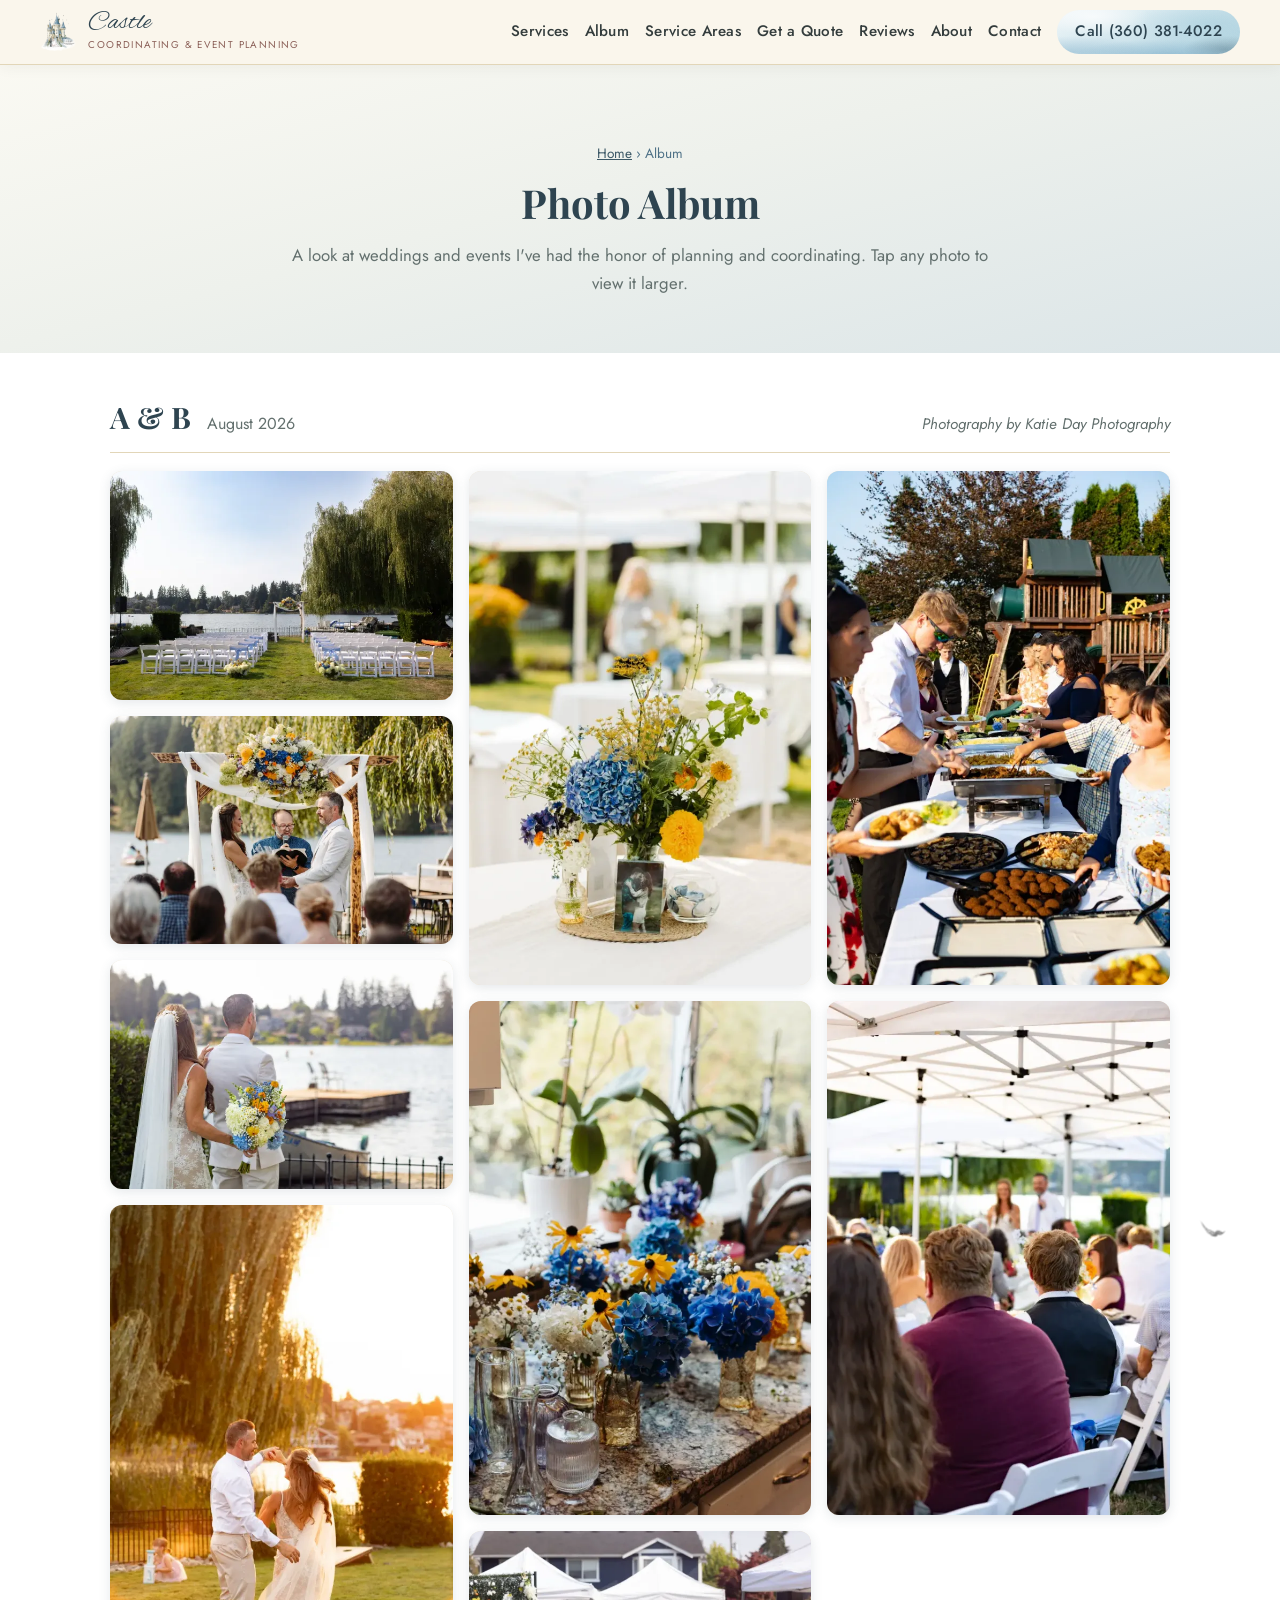
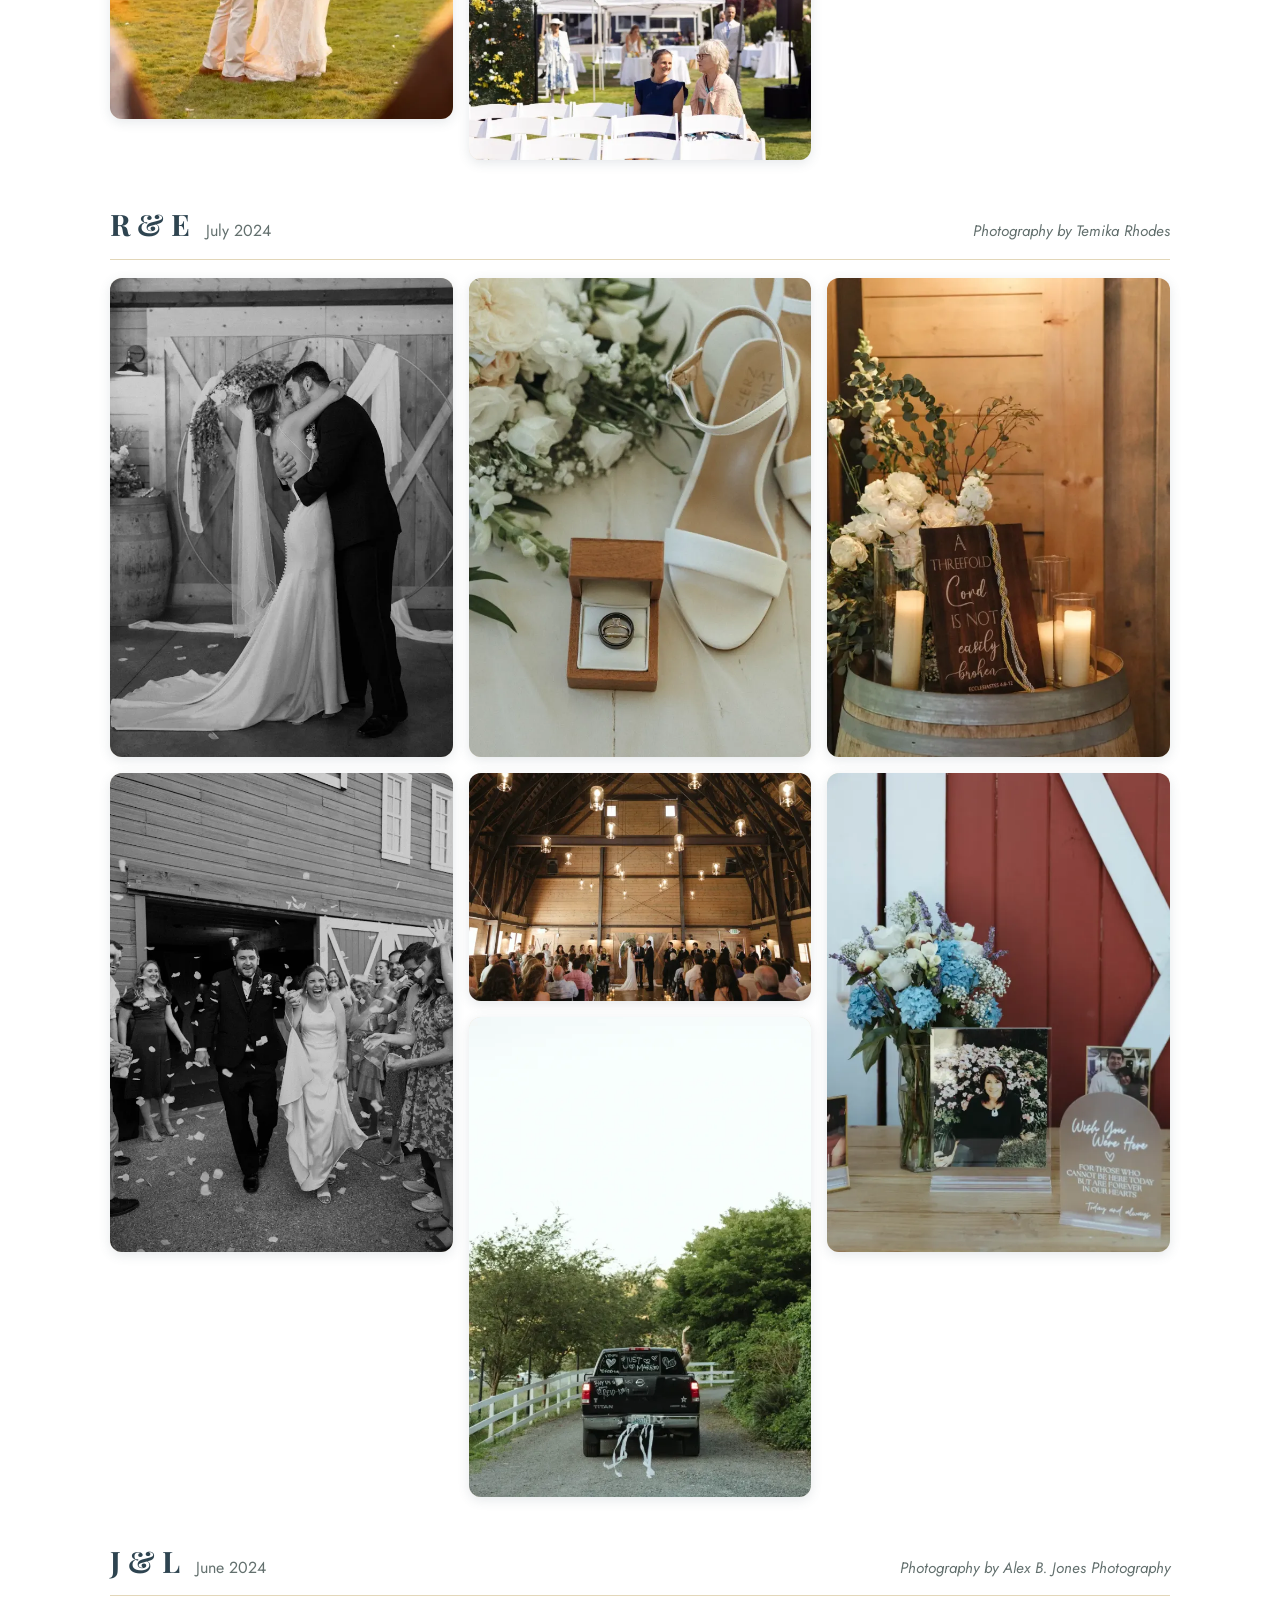
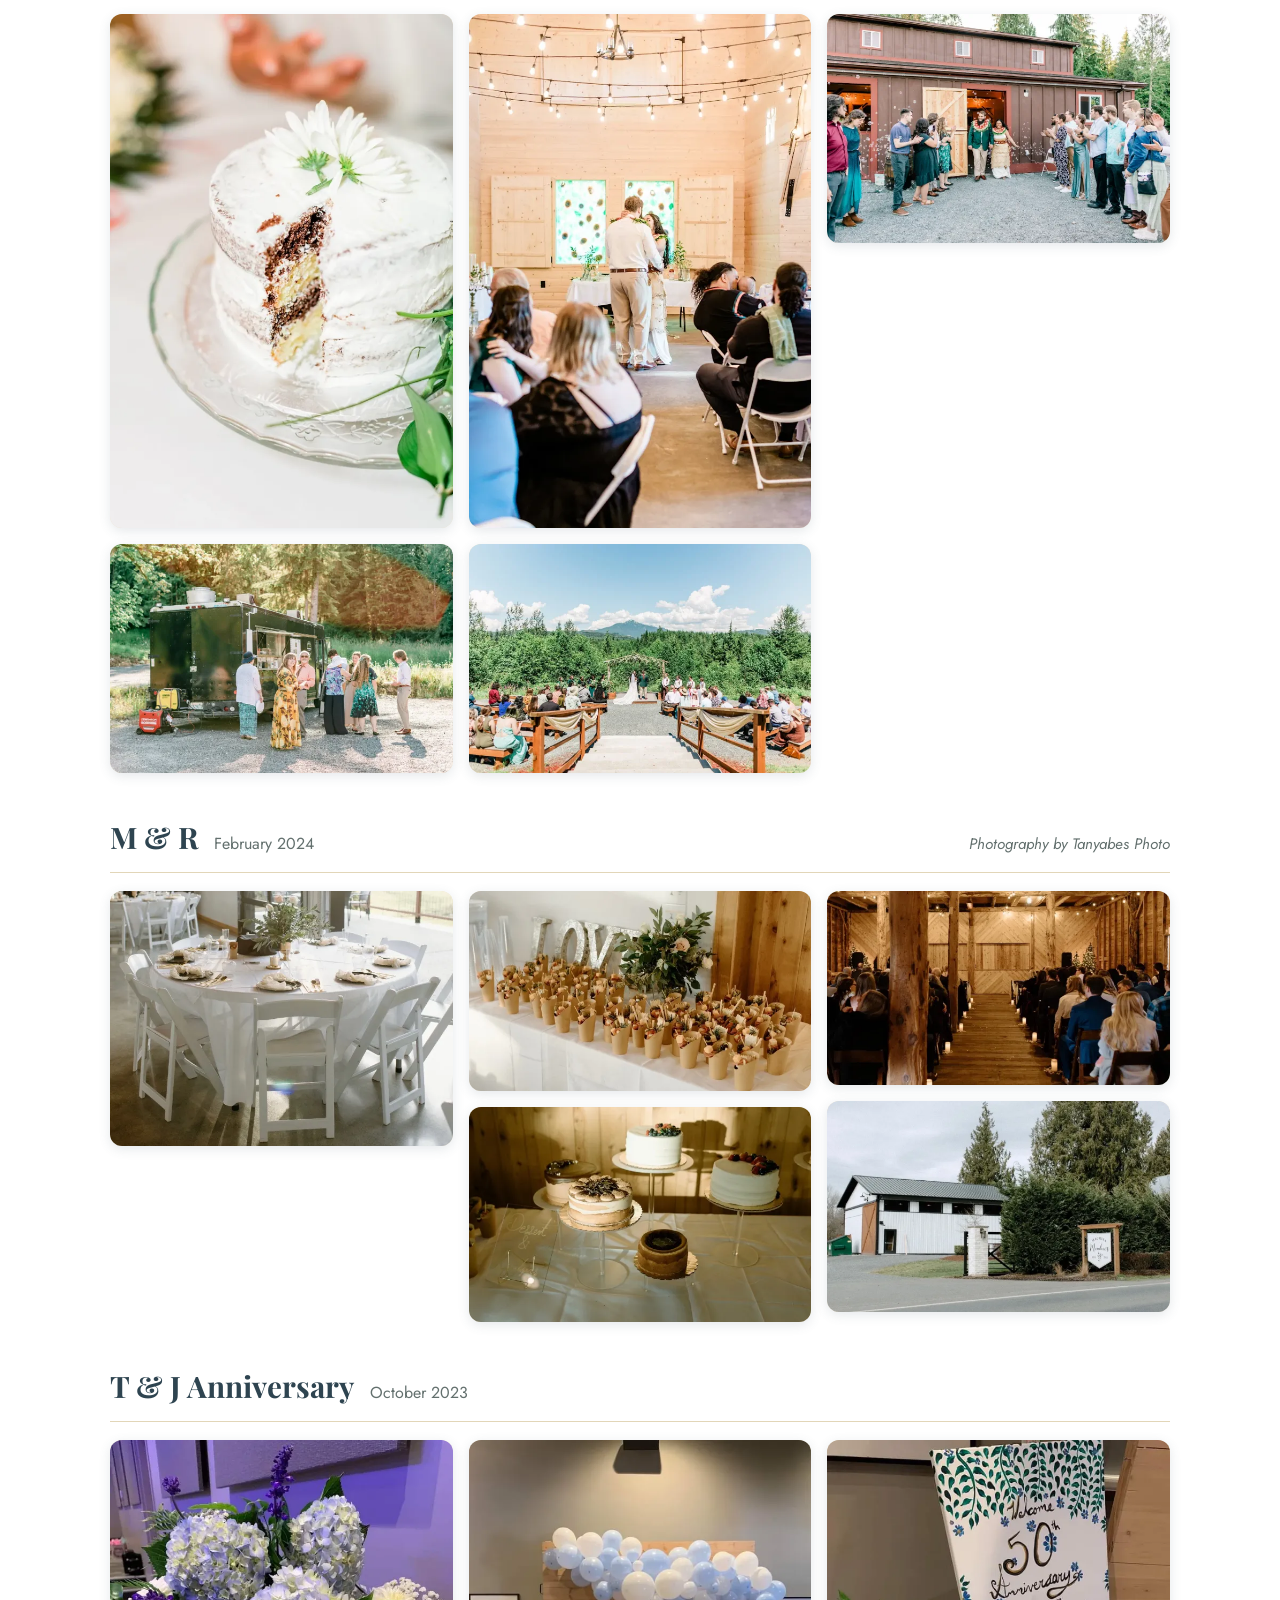
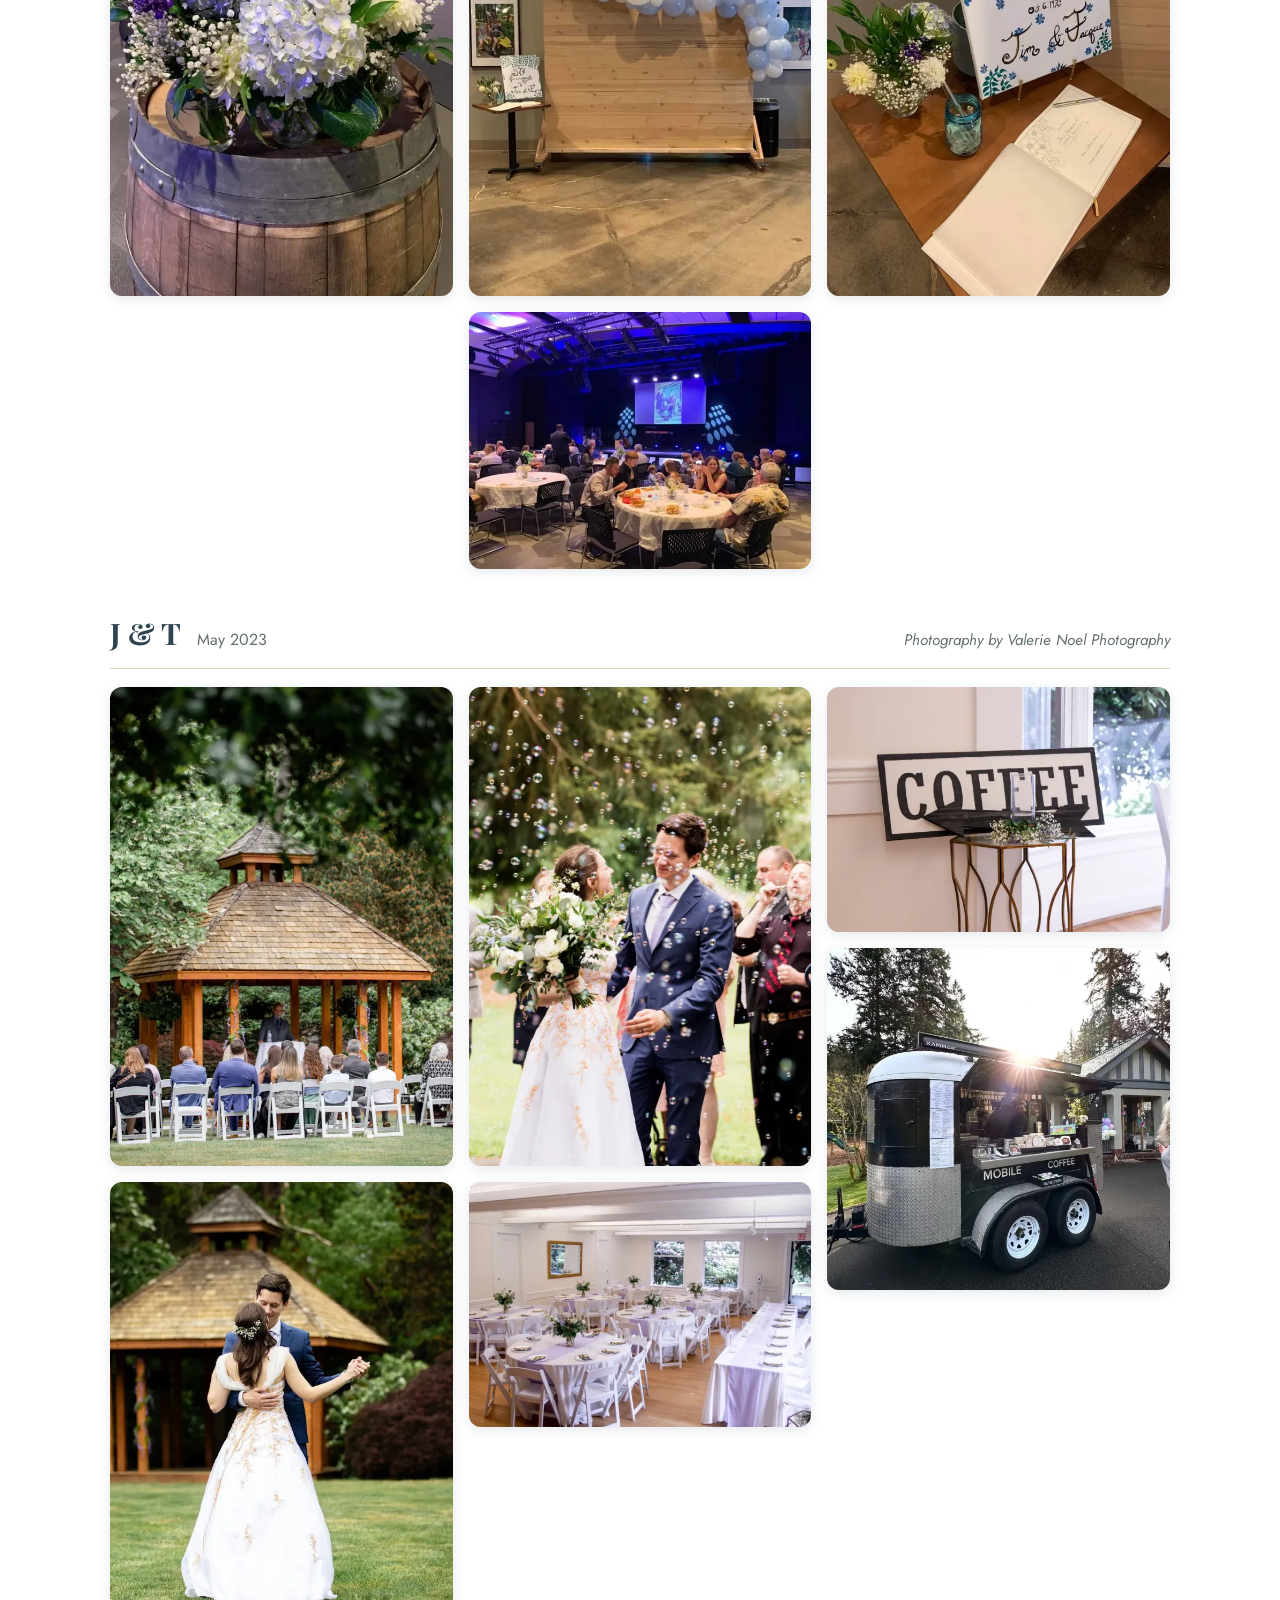
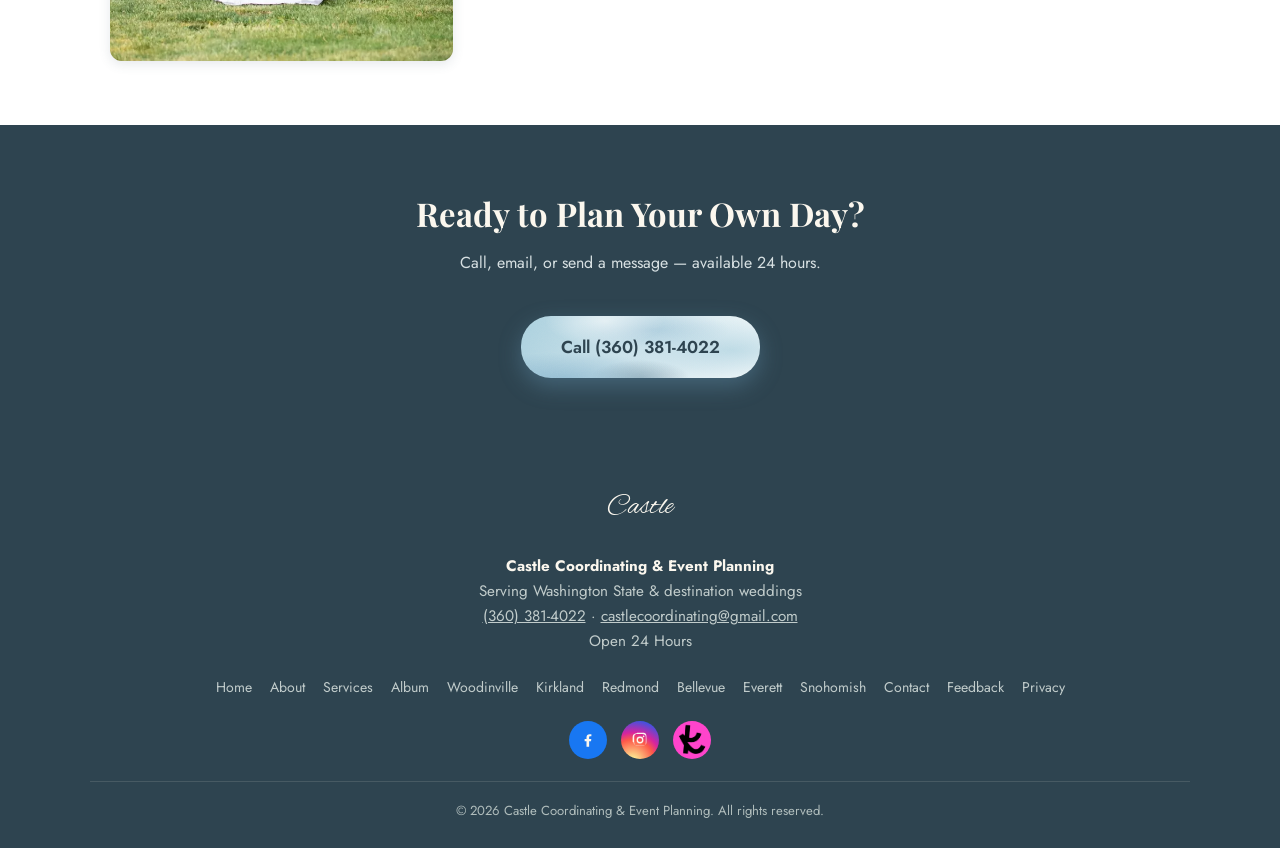
<file: album.html>
<!DOCTYPE html>
<html lang="en">
<head>
<meta charset="UTF-8">
<meta name="viewport" content="width=device-width, initial-scale=1.0">

<script async src="https://www.googletagmanager.com/gtag/js?id=G-0M2VTC16CK"></script>
<script>
  window.dataLayer = window.dataLayer || [];
  function gtag(){dataLayer.push(arguments);}
  gtag('js', new Date());
  gtag('config', 'G-0M2VTC16CK');
</script>

<title>Photo Album | Castle Coordinating &amp; Event Planning</title>
<meta name="description" content="Browse the full photo album of weddings and events planned and coordinated by Castle Coordinating &amp; Event Planning in Washington State.">
<link rel="canonical" href="https://castlecoordinating.com/album.html">
<link rel="preconnect" href="https://fonts.googleapis.com">
<link rel="preconnect" href="https://fonts.gstatic.com" crossorigin>
<link href="https://fonts.googleapis.com/css2?family=Alex+Brush&family=Jost:wght@400;500;600&family=Playfair+Display:wght@600;700&display=swap" rel="stylesheet">


<meta property="og:type" content="website">
<meta property="og:site_name" content="Castle Coordinating &amp; Event Planning">
<meta property="og:title" content="Photo Album | Castle Coordinating &amp; Event Planning">
<meta property="og:description" content="Browse the full photo album of weddings and events planned by Castle Coordinating &amp; Event Planning.">
<meta property="og:url" content="https://castlecoordinating.com/album.html">
<meta property="og:image" content="https://castlecoordinating.com/images/og-image.jpg">
<meta property="og:image:width" content="1200">
<meta property="og:image:height" content="630">
<meta property="og:image:alt" content="Castle Coordinating &amp; Event Planning logo: a watercolor castle with a bride and groom">
<meta property="og:locale" content="en_US">

<meta name="twitter:card" content="summary_large_image">
<meta name="twitter:title" content="Photo Album | Castle Coordinating &amp; Event Planning">
<meta name="twitter:description" content="Real weddings and events planned by Castle Coordinating &amp; Event Planning.">
<meta name="twitter:image" content="https://castlecoordinating.com/images/og-image.jpg">
<meta name="twitter:image:alt" content="Castle Coordinating &amp; Event Planning logo: a watercolor castle with a bride and groom">

<link rel="icon" href="favicon.svg" type="image/svg+xml">
<link rel="icon" type="image/png" sizes="48x48" href="images/icons/favicon-48.png">
<link rel="apple-touch-icon" href="images/icons/apple-touch-icon.png">
<link rel="manifest" href="site.webmanifest">
<meta name="theme-color" content="#46596b">

<script type="application/ld+json">
{
  "@context": "https://schema.org",
  "@type": "ImageGallery",
  "name": "Castle Coordinating & Event Planning Photo Album",
  "url": "https://castlecoordinating.com/album.html",
  "description": "Photos from weddings and events planned and coordinated by Castle Coordinating & Event Planning in Washington State.",
  "image": [
    { "@type": "ImageObject", "contentUrl": "https://castlecoordinating.com/images/gallery/ab-ceremony-setup.webp", "thumbnailUrl": "https://castlecoordinating.com/images/gallery/thumbs/ab-ceremony-setup.webp", "caption": "Lakeside ceremony setup with white chairs, blue sashes, and a floral arch beneath a willow tree", "creditText": "Katie Day Photography", "creator": { "@type": "Organization", "name": "Katie Day Photography" } },
    { "@type": "ImageObject", "contentUrl": "https://castlecoordinating.com/images/gallery/ab-vows.webp", "thumbnailUrl": "https://castlecoordinating.com/images/gallery/thumbs/ab-vows.webp", "caption": "Bride and groom holding hands under a wooden arch with a large blue, white, and yellow floral piece as the officiant reads", "creditText": "Katie Day Photography", "creator": { "@type": "Organization", "name": "Katie Day Photography" } },
    { "@type": "ImageObject", "contentUrl": "https://castlecoordinating.com/images/gallery/ab-first-look.webp", "thumbnailUrl": "https://castlecoordinating.com/images/gallery/thumbs/ab-first-look.webp", "caption": "Bride touching the groom's shoulder from behind during a first look by the lake, holding a blue and yellow bouquet", "creditText": "Katie Day Photography", "creator": { "@type": "Organization", "name": "Katie Day Photography" } },
    { "@type": "ImageObject", "contentUrl": "https://castlecoordinating.com/images/gallery/ab-first-dance.webp", "thumbnailUrl": "https://castlecoordinating.com/images/gallery/thumbs/ab-first-dance.webp", "caption": "Groom twirling the bride in golden sunset light on the lawn by the lake", "creditText": "Katie Day Photography", "creator": { "@type": "Organization", "name": "Katie Day Photography" } },
    { "@type": "ImageObject", "contentUrl": "https://castlecoordinating.com/images/gallery/ab-centerpiece.webp", "thumbnailUrl": "https://castlecoordinating.com/images/gallery/thumbs/ab-centerpiece.webp", "caption": "Blue hydrangea and marigold wildflower centerpiece with a framed engagement photo on a linen-covered table", "creditText": "Katie Day Photography", "creator": { "@type": "Organization", "name": "Katie Day Photography" } },
    { "@type": "ImageObject", "contentUrl": "https://castlecoordinating.com/images/gallery/ab-flower-vases.webp", "thumbnailUrl": "https://castlecoordinating.com/images/gallery/thumbs/ab-flower-vases.webp", "caption": "Blue hydrangea, black-eyed Susan, and baby's breath arrangements in small glass vases on a kitchen counter", "creditText": "Katie Day Photography", "creator": { "@type": "Organization", "name": "Katie Day Photography" } },
    { "@type": "ImageObject", "contentUrl": "https://castlecoordinating.com/images/gallery/ab-guests-seated.webp", "thumbnailUrl": "https://castlecoordinating.com/images/gallery/thumbs/ab-guests-seated.webp", "caption": "Two guests chatting in white chairs before the ceremony, with white tents and a floral backdrop behind them", "creditText": "Katie Day Photography", "creator": { "@type": "Organization", "name": "Katie Day Photography" } },
    { "@type": "ImageObject", "contentUrl": "https://castlecoordinating.com/images/gallery/ab-buffet.webp", "thumbnailUrl": "https://castlecoordinating.com/images/gallery/thumbs/ab-buffet.webp", "caption": "Guests serving themselves from a buffet line at an outdoor reception", "creditText": "Katie Day Photography", "creator": { "@type": "Organization", "name": "Katie Day Photography" } },
    { "@type": "ImageObject", "contentUrl": "https://castlecoordinating.com/images/gallery/ab-toast.webp", "thumbnailUrl": "https://castlecoordinating.com/images/gallery/thumbs/ab-toast.webp", "caption": "Bride and groom giving a toast under a white tent as seated guests look on", "creditText": "Katie Day Photography", "creator": { "@type": "Organization", "name": "Katie Day Photography" } },
    { "@type": "ImageObject", "contentUrl": "https://castlecoordinating.com/images/gallery/gallery-6.webp", "thumbnailUrl": "https://castlecoordinating.com/images/gallery/thumbs/gallery-6.webp", "caption": "Black-and-white photo of bride and groom kissing at the altar inside a barn venue", "creditText": "Temika Rhodes", "creator": { "@type": "Person", "name": "Temika Rhodes" } },
    { "@type": "ImageObject", "contentUrl": "https://castlecoordinating.com/images/gallery/gallery-19.webp", "thumbnailUrl": "https://castlecoordinating.com/images/gallery/thumbs/gallery-19.webp", "caption": "Black-and-white photo of newlyweds walking through a confetti send-off", "creditText": "Temika Rhodes", "creator": { "@type": "Person", "name": "Temika Rhodes" } },
    { "@type": "ImageObject", "contentUrl": "https://castlecoordinating.com/images/gallery/gallery-14.webp", "thumbnailUrl": "https://castlecoordinating.com/images/gallery/thumbs/gallery-14.webp", "caption": "Bridal bouquet, white heels, and wedding rings displayed in a wooden box", "creditText": "Temika Rhodes", "creator": { "@type": "Person", "name": "Temika Rhodes" } },
    { "@type": "ImageObject", "contentUrl": "https://castlecoordinating.com/images/gallery/esther-ceremony.webp", "thumbnailUrl": "https://castlecoordinating.com/images/gallery/thumbs/esther-ceremony.webp", "caption": "Wedding ceremony inside a timber-frame barn with hanging pendant lights, the couple at a round gold arch", "creditText": "Temika Rhodes", "creator": { "@type": "Person", "name": "Temika Rhodes" } },
    { "@type": "ImageObject", "contentUrl": "https://castlecoordinating.com/images/gallery/esther-sendoff.webp", "thumbnailUrl": "https://castlecoordinating.com/images/gallery/thumbs/esther-sendoff.webp", "caption": "Just-married pickup truck with ribbons trailing behind as the bride waves from the window", "creditText": "Temika Rhodes", "creator": { "@type": "Person", "name": "Temika Rhodes" } },
    { "@type": "ImageObject", "contentUrl": "https://castlecoordinating.com/images/gallery/esther-cord-sign.webp", "thumbnailUrl": "https://castlecoordinating.com/images/gallery/thumbs/esther-cord-sign.webp", "caption": "Wooden A Threefold Cord Is Not Easily Broken sign with a braided cord, candles, and white flowers on a wine barrel", "creditText": "Temika Rhodes", "creator": { "@type": "Person", "name": "Temika Rhodes" } },
    { "@type": "ImageObject", "contentUrl": "https://castlecoordinating.com/images/gallery/esther-memorial-table.webp", "thumbnailUrl": "https://castlecoordinating.com/images/gallery/thumbs/esther-memorial-table.webp", "caption": "Wish You Were Here memorial table with framed photos and a hydrangea and lavender bouquet in front of a red barn door", "creditText": "Temika Rhodes", "creator": { "@type": "Person", "name": "Temika Rhodes" } },
    { "@type": "ImageObject", "contentUrl": "https://castlecoordinating.com/images/gallery/gallery-2.webp", "thumbnailUrl": "https://castlecoordinating.com/images/gallery/thumbs/gallery-2.webp", "caption": "Sliced naked wedding cake garnished with a fresh daisy", "creditText": "Alex B. Jones Photography", "creator": { "@type": "Organization", "name": "Alex B. Jones Photography" } },
    { "@type": "ImageObject", "contentUrl": "https://castlecoordinating.com/images/gallery/gallery-3.webp", "thumbnailUrl": "https://castlecoordinating.com/images/gallery/thumbs/gallery-3.webp", "caption": "Guests gathered outdoors around a catering food truck in a wooded setting", "creditText": "Alex B. Jones Photography", "creator": { "@type": "Organization", "name": "Alex B. Jones Photography" } },
    { "@type": "ImageObject", "contentUrl": "https://castlecoordinating.com/images/gallery/gallery-17.webp", "thumbnailUrl": "https://castlecoordinating.com/images/gallery/thumbs/gallery-17.webp", "caption": "Indoor wedding ceremony with a stained-glass-style backdrop and string lights", "creditText": "Alex B. Jones Photography", "creator": { "@type": "Organization", "name": "Alex B. Jones Photography" } },
    { "@type": "ImageObject", "contentUrl": "https://castlecoordinating.com/images/gallery/gallery-16.webp", "thumbnailUrl": "https://castlecoordinating.com/images/gallery/thumbs/gallery-16.webp", "caption": "Outdoor mountain-view wedding ceremony beneath a floral arch", "creditText": "Alex B. Jones Photography", "creator": { "@type": "Organization", "name": "Alex B. Jones Photography" } },
    { "@type": "ImageObject", "contentUrl": "https://castlecoordinating.com/images/gallery/gallery-15.webp", "thumbnailUrl": "https://castlecoordinating.com/images/gallery/thumbs/gallery-15.webp", "caption": "Newlyweds walking through a bubble send-off in traditional and formal wedding attire", "creditText": "Alex B. Jones Photography", "creator": { "@type": "Organization", "name": "Alex B. Jones Photography" } },
    { "@type": "ImageObject", "contentUrl": "https://castlecoordinating.com/images/gallery/gallery-12.webp", "thumbnailUrl": "https://castlecoordinating.com/images/gallery/thumbs/gallery-12.webp", "caption": "Reception table set with white linens, gold flatware, and a greenery centerpiece", "creditText": "Tanyabes Photo", "creator": { "@type": "Organization", "name": "Tanyabes Photo" } },
    { "@type": "ImageObject", "contentUrl": "https://castlecoordinating.com/images/gallery/gallery-11.webp", "thumbnailUrl": "https://castlecoordinating.com/images/gallery/thumbs/gallery-11.webp", "caption": "Rustic favor table with a LOVE sign and rows of wrapped appetizer cones", "creditText": "Tanyabes Photo", "creator": { "@type": "Organization", "name": "Tanyabes Photo" } },
    { "@type": "ImageObject", "contentUrl": "https://castlecoordinating.com/images/gallery/gallery-10.webp", "thumbnailUrl": "https://castlecoordinating.com/images/gallery/thumbs/gallery-10.webp", "caption": "Dessert table with four tiered cakes topped with fresh berries", "creditText": "Tanyabes Photo", "creator": { "@type": "Organization", "name": "Tanyabes Photo" } },
    { "@type": "ImageObject", "contentUrl": "https://castlecoordinating.com/images/gallery/gallery-18.webp", "thumbnailUrl": "https://castlecoordinating.com/images/gallery/thumbs/gallery-18.webp", "caption": "Candlelit wedding ceremony aisle inside a timber-frame barn", "creditText": "Tanyabes Photo", "creator": { "@type": "Organization", "name": "Tanyabes Photo" } },
    { "@type": "ImageObject", "contentUrl": "https://castlecoordinating.com/images/gallery/gallery-8.webp", "thumbnailUrl": "https://castlecoordinating.com/images/gallery/thumbs/gallery-8.webp", "caption": "Exterior of the Machias Meadows event venue with its entrance sign", "creditText": "Tanyabes Photo", "creator": { "@type": "Organization", "name": "Tanyabes Photo" } },
    { "@type": "ImageObject", "contentUrl": "https://castlecoordinating.com/images/gallery/gallery-7.webp", "thumbnailUrl": "https://castlecoordinating.com/images/gallery/thumbs/gallery-7.webp", "caption": "Blue and white hydrangea floral centerpiece displayed on a wine barrel" },
    { "@type": "ImageObject", "contentUrl": "https://castlecoordinating.com/images/gallery/gallery-9.webp", "thumbnailUrl": "https://castlecoordinating.com/images/gallery/thumbs/gallery-9.webp", "caption": "Wood-paneled photo backdrop decorated with a blue and white balloon garland" },
    { "@type": "ImageObject", "contentUrl": "https://castlecoordinating.com/images/gallery/gallery-13.webp", "thumbnailUrl": "https://castlecoordinating.com/images/gallery/thumbs/gallery-13.webp", "caption": "Guests seated at round tables during an indoor evening event with stage lighting" },
    { "@type": "ImageObject", "contentUrl": "https://castlecoordinating.com/images/gallery/gallery-20.webp", "thumbnailUrl": "https://castlecoordinating.com/images/gallery/thumbs/gallery-20.webp", "caption": "Anniversary celebration sign and guestbook table with fresh flowers" },
    { "@type": "ImageObject", "contentUrl": "https://castlecoordinating.com/images/gallery/gallery-4.webp", "thumbnailUrl": "https://castlecoordinating.com/images/gallery/thumbs/gallery-4.webp", "caption": "Outdoor wedding ceremony beneath a wooden gazebo surrounded by trees", "creditText": "Valerie Noel Photography", "creator": { "@type": "Organization", "name": "Valerie Noel Photography" } },
    { "@type": "ImageObject", "contentUrl": "https://castlecoordinating.com/images/gallery/gallery-5.webp", "thumbnailUrl": "https://castlecoordinating.com/images/gallery/thumbs/gallery-5.webp", "caption": "Bride and groom dancing on the lawn in front of a wooden gazebo", "creditText": "Valerie Noel Photography", "creator": { "@type": "Organization", "name": "Valerie Noel Photography" } },
    { "@type": "ImageObject", "contentUrl": "https://castlecoordinating.com/images/gallery/tayla-bubbles.webp", "thumbnailUrl": "https://castlecoordinating.com/images/gallery/thumbs/tayla-bubbles.webp", "caption": "Bride and groom smiling at each other in a shower of bubbles during an outdoor send-off", "creditText": "Valerie Noel Photography", "creator": { "@type": "Organization", "name": "Valerie Noel Photography" } },
    { "@type": "ImageObject", "contentUrl": "https://castlecoordinating.com/images/gallery/gallery-1.webp", "thumbnailUrl": "https://castlecoordinating.com/images/gallery/thumbs/gallery-1.webp", "caption": "Wedding reception room set with round and long tables in white and lavender linens", "creditText": "Valerie Noel Photography", "creator": { "@type": "Organization", "name": "Valerie Noel Photography" } },
    { "@type": "ImageObject", "contentUrl": "https://castlecoordinating.com/images/gallery/tayla-coffee-sign.webp", "thumbnailUrl": "https://castlecoordinating.com/images/gallery/thumbs/tayla-coffee-sign.webp", "caption": "Black-and-white COFFEE sign with an arrow on a gold side table with baby's breath, beside a sunny window", "creditText": "Valerie Noel Photography", "creator": { "@type": "Organization", "name": "Valerie Noel Photography" } },
    { "@type": "ImageObject", "contentUrl": "https://castlecoordinating.com/images/gallery/tayla-coffee-trailer.webp", "thumbnailUrl": "https://castlecoordinating.com/images/gallery/thumbs/tayla-coffee-trailer.webp", "caption": "Mobile coffee trailer with menu and pastries on display, parked beside a park cottage with pastel balloons", "creditText": "Valerie Noel Photography", "creator": { "@type": "Organization", "name": "Valerie Noel Photography" } }
  ],
  "provider": {
    "@type": "ProfessionalService",
    "name": "Castle Coordinating & Event Planning",
    "telephone": "+1-360-381-4022",
    "logo": "https://castlecoordinating.com/images/logo.webp",
    "address": { "@type": "PostalAddress", "addressRegion": "WA", "addressCountry": "US" },
    "url": "https://castlecoordinating.com/"
  }
}
</script>
<link rel="stylesheet" href="css/main.css?v=20261107">
</head>
<body>

<header class="site-header">
  <div class="header-inner">
    <a href="/" class="brand">
      <img src="images/logo.webp" alt="Castle Coordinating & Event Planning logo" class="brand-logo-img" width="44" height="44" onerror="this.style.display='none';this.onerror=null;">
      <span>
        <span class="script">Castle</span>
        <span class="brand-sub">Coordinating &amp; Event Planning</span>
      </span>
    </a>
    <button class="nav-toggle" id="navToggle" aria-label="Toggle navigation" aria-expanded="false">&#9776;</button>
    <nav class="main-nav" id="mainNav">
      <a href="services.html">Services</a>
      <a href="album.html">Album</a>
      <a href="/#service-areas">Service Areas</a>
      <a href="/#estimate">Get a Quote</a>
      <a href="/#reviews">Reviews</a>
      <a href="about.html">About</a>
      <a href="contact.html">Contact</a>
      <a href="tel:+13603814022" class="call-btn" onclick="trackCall('header_phone_button')">Call (360) 381-4022</a>
    </nav>
  </div>
</header>

<main id="top">

  <section class="page-hero">
    <div class="container">
      <p class="breadcrumb"><a href="/">Home</a> &rsaquo; Album</p>
      <h1>Photo Album</h1>
      <p class="subhead">A look at weddings and events I've had the honor of planning and coordinating. Tap any photo to view it larger.</p>
    </div>
  </section>

  <section class="album-section">
    <div class="bg-lbird lb-4 lb-p2" aria-hidden="true"></div>
    <div class="container album-container">
      <div id="albumGrid">
      <section class="album-group" id="a-and-b" aria-labelledby="a-and-b-title">
        <div class="album-group-head">
          <h2 id="a-and-b-title">A &amp; B</h2>
          <p class="album-date"><time datetime="2026-08">August 2026</time></p>
          <p class="album-credit">Photography by Katie Day Photography</p>
        </div>
        <div class="album-grid">
          <button type="button" class="album-item" data-full="images/gallery/ab-ceremony-setup.webp" aria-label="Open photo: Lakeside ceremony setup with white chairs, blue sashes, and a floral arch beneath a willow tree"><img src="images/gallery/thumbs/ab-ceremony-setup.webp" width="640" height="427" alt="Lakeside ceremony setup with white chairs, blue sashes, and a floral arch beneath a willow tree" loading="lazy"></button>
          <button type="button" class="album-item" data-full="images/gallery/ab-vows.webp" aria-label="Open photo: Bride and groom holding hands under a wooden arch with a large blue, white, and yellow floral piece as the officiant reads"><img src="images/gallery/thumbs/ab-vows.webp" width="640" height="427" alt="Bride and groom holding hands under a wooden arch with a large blue, white, and yellow floral piece as the officiant reads" loading="lazy"></button>
          <button type="button" class="album-item" data-full="images/gallery/ab-first-look.webp" aria-label="Open photo: Bride touching the groom's shoulder from behind during a first look by the lake, holding a blue and yellow bouquet"><img src="images/gallery/thumbs/ab-first-look.webp" width="640" height="427" alt="Bride touching the groom's shoulder from behind during a first look by the lake, holding a blue and yellow bouquet" loading="lazy"></button>
          <button type="button" class="album-item" data-full="images/gallery/ab-first-dance.webp" aria-label="Open photo: Groom twirling the bride in golden sunset light on the lawn by the lake"><img src="images/gallery/thumbs/ab-first-dance.webp" width="640" height="960" alt="Groom twirling the bride in golden sunset light on the lawn by the lake" loading="lazy"></button>
          <button type="button" class="album-item" data-full="images/gallery/ab-centerpiece.webp" aria-label="Open photo: Blue hydrangea and marigold wildflower centerpiece with a framed engagement photo on a linen-covered table"><img src="images/gallery/thumbs/ab-centerpiece.webp" width="640" height="960" alt="Blue hydrangea and marigold wildflower centerpiece with a framed engagement photo on a linen-covered table" loading="lazy"></button>
          <button type="button" class="album-item" data-full="images/gallery/ab-flower-vases.webp" aria-label="Open photo: Blue hydrangea, black-eyed Susan, and baby's breath arrangements in small glass vases on a kitchen counter"><img src="images/gallery/thumbs/ab-flower-vases.webp" width="640" height="960" alt="Blue hydrangea, black-eyed Susan, and baby's breath arrangements in small glass vases on a kitchen counter" loading="lazy"></button>
          <button type="button" class="album-item" data-full="images/gallery/ab-guests-seated.webp" aria-label="Open photo: Two guests chatting in white chairs before the ceremony, with white tents and a floral backdrop behind them"><img src="images/gallery/thumbs/ab-guests-seated.webp" width="640" height="427" alt="Two guests chatting in white chairs before the ceremony, with white tents and a floral backdrop behind them" loading="lazy"></button>
          <button type="button" class="album-item" data-full="images/gallery/ab-buffet.webp" aria-label="Open photo: Guests serving themselves from a buffet line at an outdoor reception"><img src="images/gallery/thumbs/ab-buffet.webp" width="640" height="960" alt="Guests serving themselves from a buffet line at an outdoor reception" loading="lazy"></button>
          <button type="button" class="album-item" data-full="images/gallery/ab-toast.webp" aria-label="Open photo: Bride and groom giving a toast under a white tent as seated guests look on"><img src="images/gallery/thumbs/ab-toast.webp" width="640" height="960" alt="Bride and groom giving a toast under a white tent as seated guests look on" loading="lazy"></button>
        </div>
      </section>
      <section class="album-group" id="esther" aria-labelledby="esther-title">
        <div class="album-group-head">
          <h2 id="esther-title">R &amp; E</h2>
          <p class="album-date"><time datetime="2024-07">July 2024</time></p>
          <p class="album-credit">Photography by Temika Rhodes</p>
        </div>
        <div class="album-grid">
          <button type="button" class="album-item" data-full="images/gallery/gallery-6.webp" aria-label="Open photo: Black-and-white photo of bride and groom kissing at the altar inside a barn venue"><img src="images/gallery/thumbs/gallery-6.webp" width="640" height="895" alt="Black-and-white photo of bride and groom kissing at the altar inside a barn venue" loading="lazy"></button>
          <button type="button" class="album-item" data-full="images/gallery/gallery-19.webp" aria-label="Open photo: Black-and-white photo of newlyweds walking through a confetti send-off"><img src="images/gallery/thumbs/gallery-19.webp" width="640" height="895" alt="Black-and-white photo of newlyweds walking through a confetti send-off" loading="lazy"></button>
          <button type="button" class="album-item" data-full="images/gallery/gallery-14.webp" aria-label="Open photo: Bridal bouquet, white heels, and wedding rings displayed in a wooden box"><img src="images/gallery/thumbs/gallery-14.webp" width="640" height="895" alt="Bridal bouquet, white heels, and wedding rings displayed in a wooden box" loading="lazy"></button>
          <button type="button" class="album-item" data-full="images/gallery/esther-ceremony.webp" aria-label="Open photo: Wedding ceremony inside a timber-frame barn with hanging pendant lights, the couple at a round gold arch"><img src="images/gallery/thumbs/esther-ceremony.webp" width="640" height="427" alt="Wedding ceremony inside a timber-frame barn with hanging pendant lights, the couple at a round gold arch" loading="lazy"></button>
          <button type="button" class="album-item" data-full="images/gallery/esther-sendoff.webp" aria-label="Open photo: Just-married pickup truck with ribbons trailing behind as the bride waves from the window"><img src="images/gallery/thumbs/esther-sendoff.webp" width="640" height="895" alt="Just-married pickup truck with ribbons trailing behind as the bride waves from the window" loading="lazy"></button>
          <button type="button" class="album-item" data-full="images/gallery/esther-cord-sign.webp" aria-label="Open photo: Wooden A Threefold Cord Is Not Easily Broken sign with a braided cord, candles, and white flowers on a wine barrel"><img src="images/gallery/thumbs/esther-cord-sign.webp" width="640" height="895" alt="Wooden A Threefold Cord Is Not Easily Broken sign with a braided cord, candles, and white flowers on a wine barrel" loading="lazy"></button>
          <button type="button" class="album-item" data-full="images/gallery/esther-memorial-table.webp" aria-label="Open photo: Wish You Were Here memorial table with framed photos and a hydrangea and lavender bouquet in front of a red barn door"><img src="images/gallery/thumbs/esther-memorial-table.webp" width="640" height="895" alt="Wish You Were Here memorial table with framed photos and a hydrangea and lavender bouquet in front of a red barn door" loading="lazy"></button>
        </div>
      </section>
      <section class="album-group" id="leilani" aria-labelledby="leilani-title">
        <div class="album-group-head">
          <h2 id="leilani-title">J &amp; L</h2>
          <p class="album-date"><time datetime="2024-06">June 2024</time></p>
          <p class="album-credit">Photography by Alex B. Jones Photography</p>
        </div>
        <div class="album-grid">
          <button type="button" class="album-item" data-full="images/gallery/gallery-2.webp" aria-label="Open photo: Sliced naked wedding cake garnished with a fresh daisy"><img src="images/gallery/thumbs/gallery-2.webp" width="640" height="960" alt="Sliced naked wedding cake garnished with a fresh daisy" loading="lazy"></button>
          <button type="button" class="album-item" data-full="images/gallery/gallery-3.webp" aria-label="Open photo: Guests gathered outdoors around a catering food truck in a wooded setting"><img src="images/gallery/thumbs/gallery-3.webp" width="640" height="427" alt="Guests gathered outdoors around a catering food truck in a wooded setting" loading="lazy"></button>
          <button type="button" class="album-item" data-full="images/gallery/gallery-17.webp" aria-label="Open photo: Indoor wedding ceremony with a stained-glass-style backdrop and string lights"><img src="images/gallery/thumbs/gallery-17.webp" width="640" height="960" alt="Indoor wedding ceremony with a stained-glass-style backdrop and string lights" loading="lazy"></button>
          <button type="button" class="album-item" data-full="images/gallery/gallery-16.webp" aria-label="Open photo: Outdoor mountain-view wedding ceremony beneath a floral arch"><img src="images/gallery/thumbs/gallery-16.webp" width="640" height="427" alt="Outdoor mountain-view wedding ceremony beneath a floral arch" loading="lazy"></button>
          <button type="button" class="album-item" data-full="images/gallery/gallery-15.webp" aria-label="Open photo: Newlyweds walking through a bubble send-off in traditional and formal wedding attire"><img src="images/gallery/thumbs/gallery-15.webp" width="640" height="427" alt="Newlyweds walking through a bubble send-off in traditional and formal wedding attire" loading="lazy"></button>
        </div>
      </section>
      <section class="album-group" id="ruby" aria-labelledby="ruby-title">
        <div class="album-group-head">
          <h2 id="ruby-title">M &amp; R</h2>
          <p class="album-date"><time datetime="2024-02">February 2024</time></p>
          <p class="album-credit">Photography by Tanyabes Photo</p>
        </div>
        <div class="album-grid">
          <button type="button" class="album-item" data-full="images/gallery/gallery-12.webp" aria-label="Open photo: Reception table set with white linens, gold flatware, and a greenery centerpiece"><img src="images/gallery/thumbs/gallery-12.webp" width="640" height="477" alt="Reception table set with white linens, gold flatware, and a greenery centerpiece" loading="lazy"></button>
          <button type="button" class="album-item" data-full="images/gallery/gallery-11.webp" aria-label="Open photo: Rustic favor table with a LOVE sign and rows of wrapped appetizer cones"><img src="images/gallery/thumbs/gallery-11.webp" width="640" height="373" alt="Rustic favor table with a LOVE sign and rows of wrapped appetizer cones" loading="lazy"></button>
          <button type="button" class="album-item" data-full="images/gallery/gallery-10.webp" aria-label="Open photo: Dessert table with four tiered cakes topped with fresh berries"><img src="images/gallery/thumbs/gallery-10.webp" width="640" height="402" alt="Dessert table with four tiered cakes topped with fresh berries" loading="lazy"></button>
          <button type="button" class="album-item" data-full="images/gallery/gallery-18.webp" aria-label="Open photo: Candlelit wedding ceremony aisle inside a timber-frame barn"><img src="images/gallery/thumbs/gallery-18.webp" width="640" height="363" alt="Candlelit wedding ceremony aisle inside a timber-frame barn" loading="lazy"></button>
          <button type="button" class="album-item" data-full="images/gallery/gallery-8.webp" aria-label="Open photo: Exterior of the Machias Meadows event venue with its entrance sign"><img src="images/gallery/thumbs/gallery-8.webp" width="640" height="394" alt="Exterior of the Machias Meadows event venue with its entrance sign" loading="lazy"></button>
        </div>
      </section>
      <section class="album-group" id="t-and-j-anniversary" aria-labelledby="t-and-j-anniversary-title">
        <div class="album-group-head">
          <h2 id="t-and-j-anniversary-title">T &amp; J Anniversary</h2>
          <p class="album-date"><time datetime="2023-10">October 2023</time></p>
        </div>
        <div class="album-grid">
          <button type="button" class="album-item" data-full="images/gallery/gallery-7.webp" aria-label="Open photo: Blue and white hydrangea floral centerpiece displayed on a wine barrel"><img src="images/gallery/thumbs/gallery-7.webp" width="640" height="853" alt="Blue and white hydrangea floral centerpiece displayed on a wine barrel" loading="lazy"></button>
          <button type="button" class="album-item" data-full="images/gallery/gallery-9.webp" aria-label="Open photo: Wood-paneled photo backdrop decorated with a blue and white balloon garland"><img src="images/gallery/thumbs/gallery-9.webp" width="640" height="853" alt="Wood-paneled photo backdrop decorated with a blue and white balloon garland" loading="lazy"></button>
          <button type="button" class="album-item" data-full="images/gallery/gallery-13.webp" aria-label="Open photo: Guests seated at round tables during an indoor evening event with stage lighting"><img src="images/gallery/thumbs/gallery-13.webp" width="640" height="480" alt="Guests seated at round tables during an indoor evening event with stage lighting" loading="lazy"></button>
          <button type="button" class="album-item" data-full="images/gallery/gallery-20.webp" aria-label="Open photo: Anniversary celebration sign and guestbook table with fresh flowers"><img src="images/gallery/thumbs/gallery-20.webp" width="640" height="853" alt="Anniversary celebration sign and guestbook table with fresh flowers" loading="lazy"></button>
        </div>
      </section>
      <section class="album-group" id="tayla" aria-labelledby="tayla-title">
        <div class="album-group-head">
          <h2 id="tayla-title">J &amp; T</h2>
          <p class="album-date"><time datetime="2023-05">May 2023</time></p>
          <p class="album-credit">Photography by Valerie Noel Photography</p>
        </div>
        <div class="album-grid">
          <button type="button" class="album-item" data-full="images/gallery/gallery-4.webp" aria-label="Open photo: Outdoor wedding ceremony beneath a wooden gazebo surrounded by trees"><img src="images/gallery/thumbs/gallery-4.webp" width="640" height="895" alt="Outdoor wedding ceremony beneath a wooden gazebo surrounded by trees" loading="lazy"></button>
          <button type="button" class="album-item" data-full="images/gallery/gallery-5.webp" aria-label="Open photo: Bride and groom dancing on the lawn in front of a wooden gazebo"><img src="images/gallery/thumbs/gallery-5.webp" width="640" height="895" alt="Bride and groom dancing on the lawn in front of a wooden gazebo" loading="lazy"></button>
          <button type="button" class="album-item" data-full="images/gallery/tayla-bubbles.webp" aria-label="Open photo: Bride and groom smiling at each other in a shower of bubbles during an outdoor send-off"><img src="images/gallery/thumbs/tayla-bubbles.webp" width="640" height="895" alt="Bride and groom smiling at each other in a shower of bubbles during an outdoor send-off" loading="lazy"></button>
          <button type="button" class="album-item" data-full="images/gallery/gallery-1.webp" aria-label="Open photo: Wedding reception room set with round and long tables in white and lavender linens"><img src="images/gallery/thumbs/gallery-1.webp" width="640" height="457" alt="Wedding reception room set with round and long tables in white and lavender linens" loading="lazy"></button>
          <button type="button" class="album-item" data-full="images/gallery/tayla-coffee-sign.webp" aria-label="Open photo: Black-and-white COFFEE sign with an arrow on a gold side table with baby's breath, beside a sunny window"><img src="images/gallery/thumbs/tayla-coffee-sign.webp" width="640" height="457" alt="Black-and-white COFFEE sign with an arrow on a gold side table with baby's breath, beside a sunny window" loading="lazy"></button>
          <button type="button" class="album-item" data-full="images/gallery/tayla-coffee-trailer.webp" aria-label="Open photo: Mobile coffee trailer with menu and pastries on display, parked beside a park cottage with pastel balloons"><img src="images/gallery/thumbs/tayla-coffee-trailer.webp" width="640" height="640" alt="Mobile coffee trailer with menu and pastries on display, parked beside a park cottage with pastel balloons" loading="lazy"></button>
        </div>
      </section>
      </div>
    </div>
  </section>

  <section class="cta-section">
    <div class="container">
      <h2 class="section-title">Ready to Plan Your Own Day?</h2>
      <p class="section-sub">Call, email, or send a message — available 24 hours.</p>
      <a href="tel:+13603814022" class="btn-primary" onclick="trackCall('album_final_cta_phone_button')">Call (360) 381-4022</a>
    </div>
  </section>

</main>

<footer class="site-footer">
  <div class="footer-inner">
    <div class="footer-brand script">Castle</div>
    <div class="footer-nap">
      <strong>Castle Coordinating &amp; Event Planning</strong><br>
      Serving Washington State &amp; destination weddings<br>
      <a href="tel:+13603814022">(360) 381-4022</a> &middot; <a href="mailto:castlecoordinating@gmail.com">castlecoordinating@gmail.com</a><br>
      Open 24 Hours
    </div>

    <nav class="footer-sitemap" aria-label="Site links">
      <a href="/">Home</a>
      <a href="about.html">About</a>
      <a href="services.html">Services</a>
      <a href="album.html">Album</a>
      <a href="wedding-planner-woodinville-wa.html">Woodinville</a>
      <a href="wedding-planner-kirkland-wa.html">Kirkland</a>
      <a href="wedding-planner-redmond-wa.html">Redmond</a>
      <a href="wedding-planner-bellevue-wa.html">Bellevue</a>
      <a href="wedding-planner-everett-wa.html">Everett</a>
      <a href="wedding-planner-snohomish-wa.html">Snohomish</a>
      <a href="contact.html">Contact</a>
      <a href="feedback.html">Feedback</a>
      <a href="privacy.html">Privacy</a>
    </nav>

    <div class="social-icons">
      <a href="https://www.facebook.com/profile.php?id=61554140120634" target="_blank" rel="noopener" class="icon-fb" aria-label="Castle Coordinating on Facebook" onclick="trackOutbound('footer_facebook')">
        <svg viewBox="0 0 24 24"><path d="M13.5 21v-7.5h2.5l.4-3H13.5V8.5c0-.9.25-1.5 1.55-1.5H16.5V4.3C16.2 4.26 15.2 4.2 14 4.2c-2.4 0-4 1.46-4 4.15V10.5H7.5v3H10V21h3.5z"/></svg>
      </a>
      <a href="https://www.instagram.com/castleweddingcoordinating/" target="_blank" rel="noopener" class="icon-ig" aria-label="Castle Coordinating on Instagram" onclick="trackOutbound('footer_instagram')">
        <svg viewBox="0 0 24 24"><path d="M12 2.2c2.7 0 3 0 4.1.06 1.05.05 1.6.22 2 .37.5.19.86.42 1.24.8.38.38.61.74.8 1.24.15.4.32.95.37 2 .05 1.1.06 1.4.06 4.1s0 3-.06 4.1c-.05 1.05-.22 1.6-.37 2-.19.5-.42.86-.8 1.24-.38.38-.74.61-1.24.8-.4.15-.95.32-2 .37-1.1.05-1.4.06-4.1.06s-3 0-4.1-.06c-1.05-.05-1.6-.22-2-.37a3.3 3.3 0 0 1-1.24-.8 3.3 3.3 0 0 1-.8-1.24c-.15-.4-.32-.95-.37-2C2.2 15 2.2 14.7 2.2 12s0-3 .06-4.1c.05-1.05.22-1.6.37-2 .19-.5.42-.86.8-1.24.38-.38.74-.61 1.24-.8.4-.15.95-.32 2-.37C7.8 2.2 8.1 2.2 12 2.2zm0 1.8c-2.66 0-2.97 0-4.02.06-.87.04-1.34.18-1.66.3-.42.16-.72.36-1.03.67-.31.31-.5.6-.67 1.03-.12.32-.26.79-.3 1.66C4.26 8.53 4.26 8.84 4.26 12s0 2.97.06 4.02c.04.87.18 1.34.3 1.66.16.42.36.72.67 1.03.31.31.6.5 1.03.67.32.12.79.26 1.66.3 1.05.06 1.36.06 4.02.06s2.97 0 4.02-.06c.87-.04 1.34-.18 1.66-.3.42-.16.72-.36 1.03-.67.31-.31.5-.6.67-1.03.12-.32.26-.79.3-1.66.06-1.05.06-1.36.06-4.02s0-2.97-.06-4.02c-.04-.87-.18-1.34-.3-1.66a2.8 2.8 0 0 0-.67-1.03 2.8 2.8 0 0 0-1.03-.67c-.32-.12-.79-.26-1.66-.3C14.97 4 14.66 4 12 4zm0 3.4a4.6 4.6 0 1 1 0 9.2 4.6 4.6 0 0 1 0-9.2zm0 1.8a2.8 2.8 0 1 0 0 5.6 2.8 2.8 0 0 0 0-5.6zm5.85-2a1.08 1.08 0 1 1-2.16 0 1.08 1.08 0 0 1 2.16 0z"/></svg>
      </a>
      <a href="#" class="icon-knot" target="_blank" rel="noopener" aria-label="Castle Coordinating on The Knot" onclick="trackOutbound('footer_theknot')"></a>
    </div>

    <div class="footer-bottom">
      &copy; <span id="year"></span> Castle Coordinating &amp; Event Planning. All rights reserved.
    </div>
  </div>
</footer>

<script src="js/main.js?v=20261107"></script>
</body>
</html>
</file>
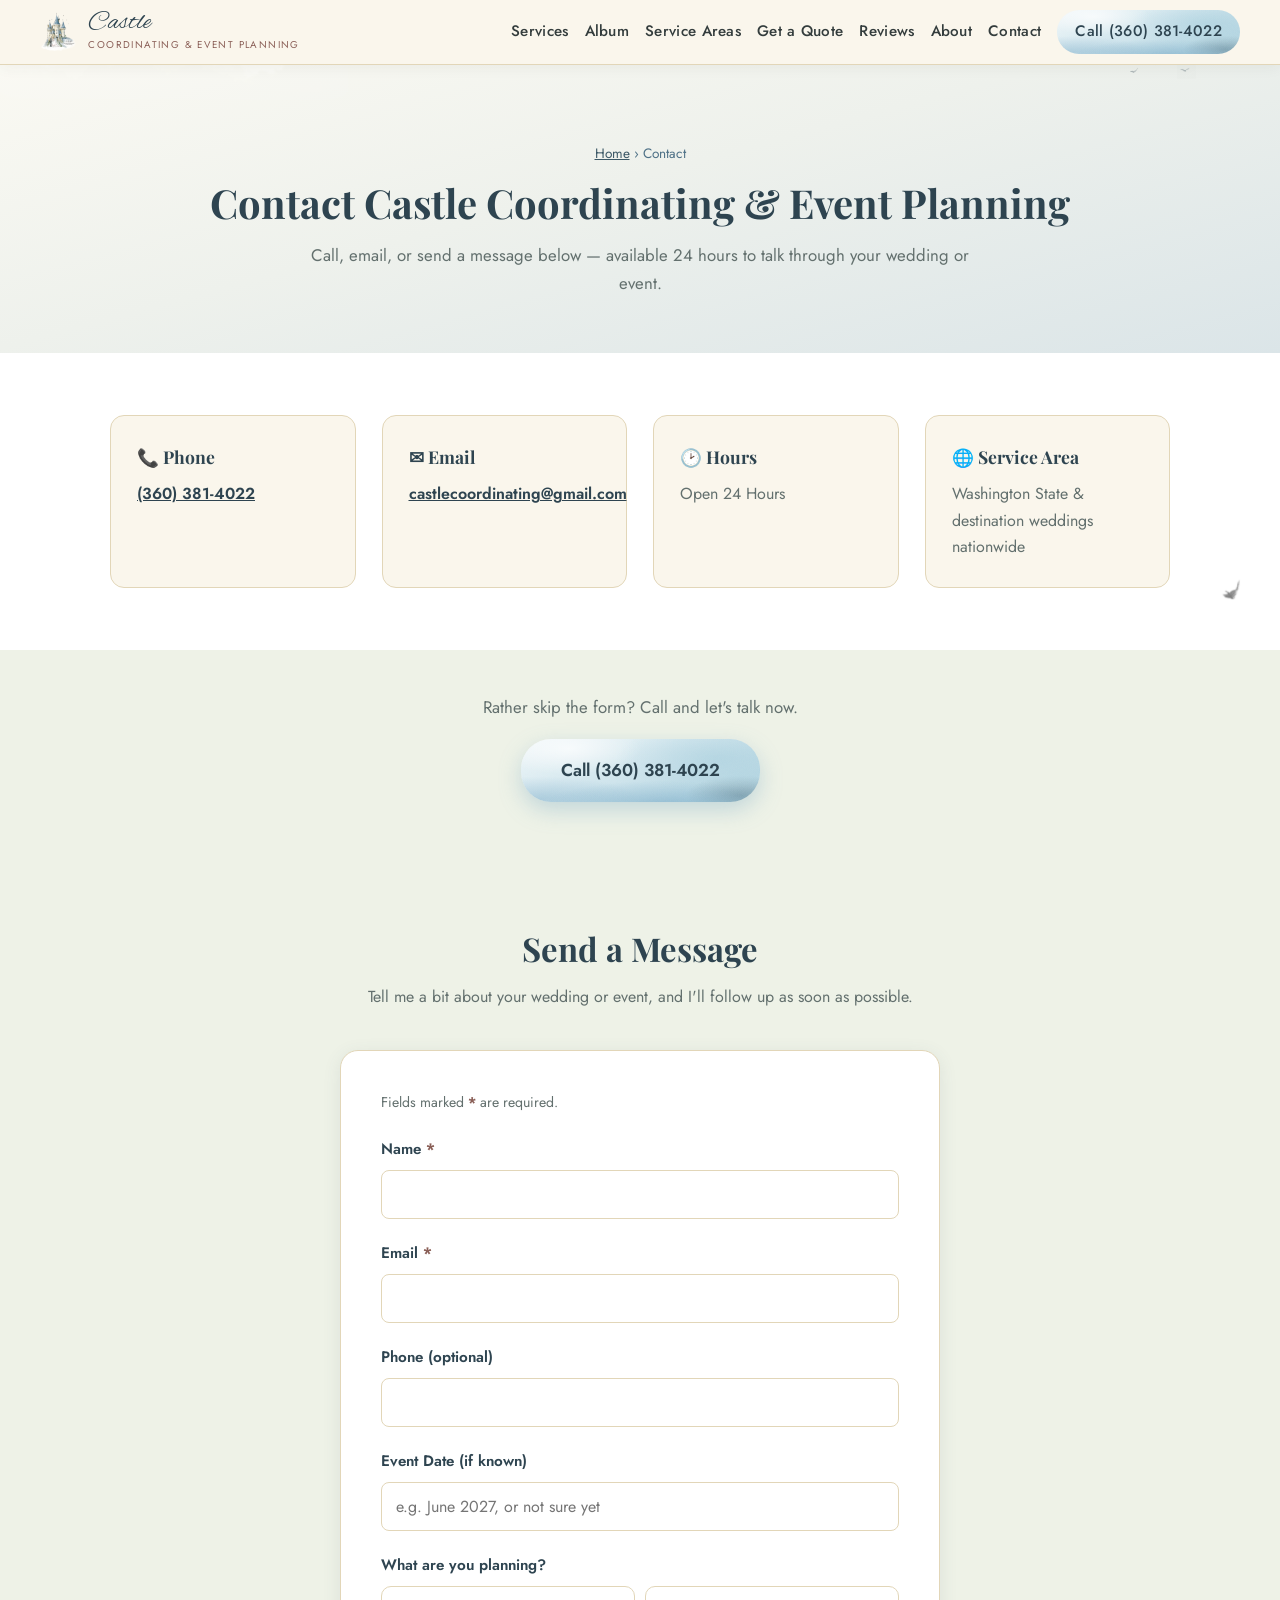
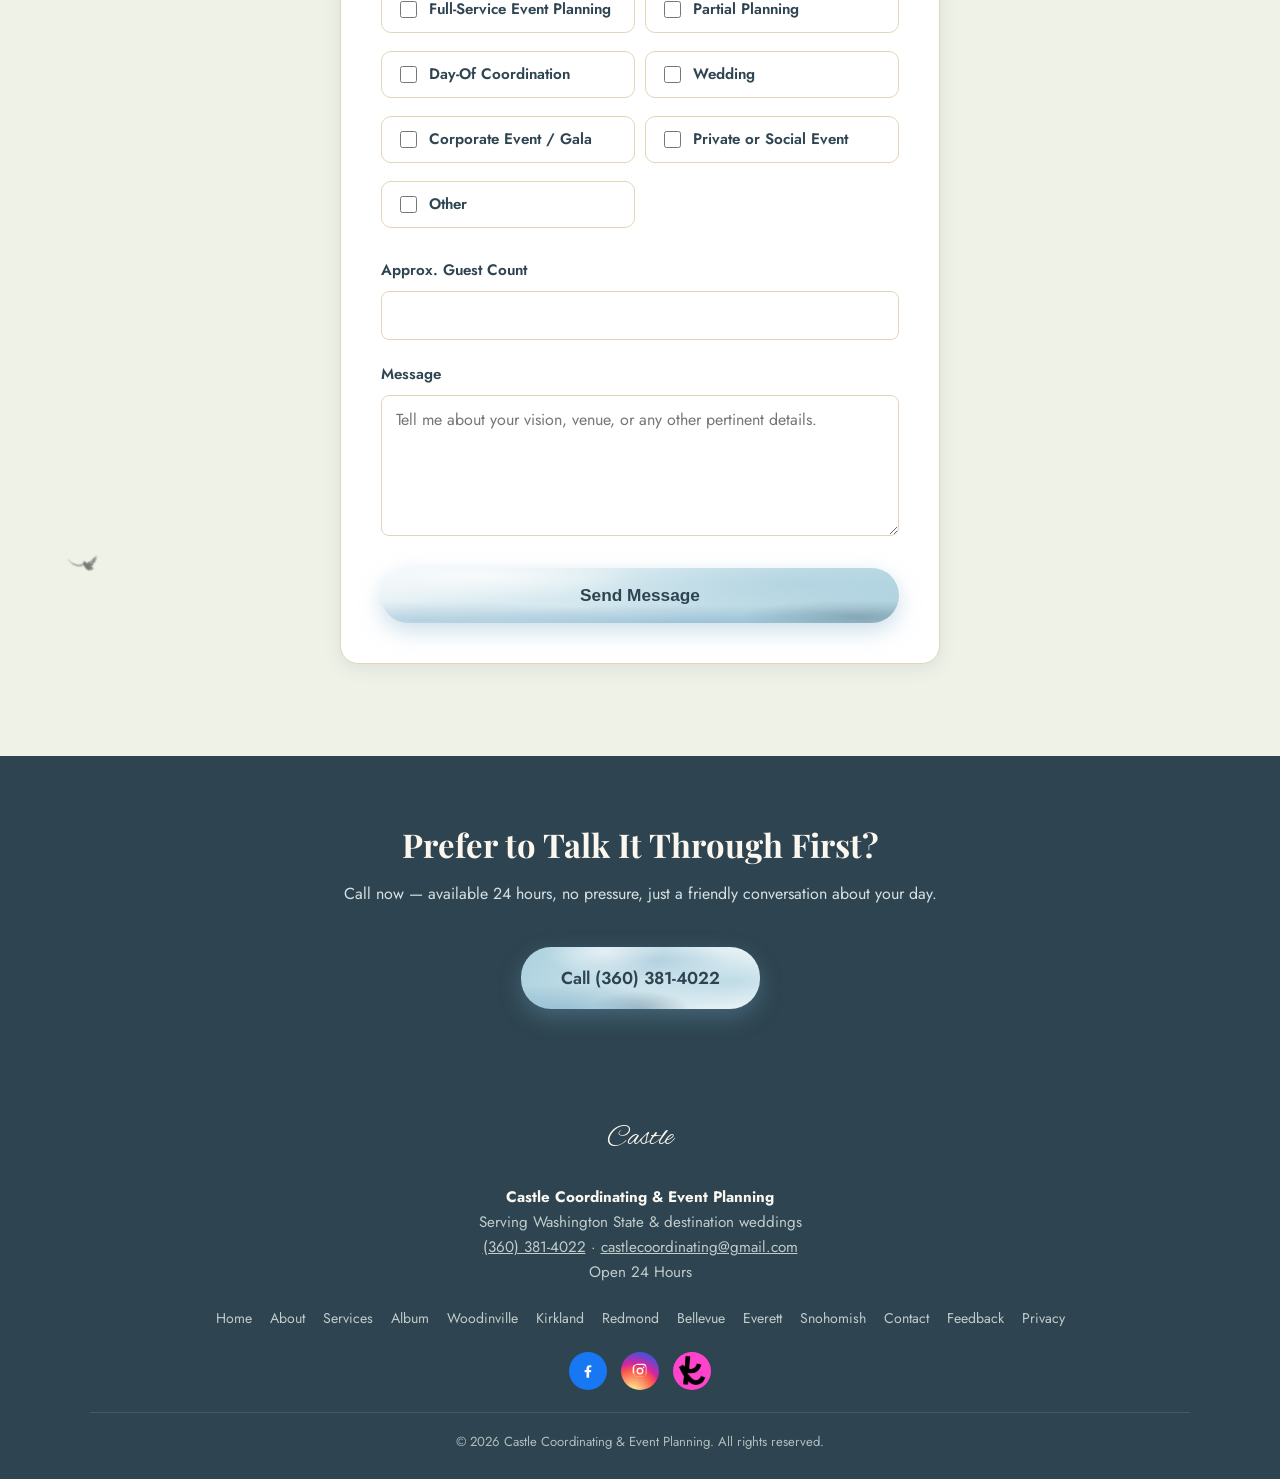
<file: contact.html>
<!DOCTYPE html>
<html lang="en">
<head>
<meta charset="UTF-8">
<meta name="viewport" content="width=device-width, initial-scale=1.0">

<script async src="https://www.googletagmanager.com/gtag/js?id=G-0M2VTC16CK"></script>
<script>
  window.dataLayer = window.dataLayer || [];
  function gtag(){dataLayer.push(arguments);}
  gtag('js', new Date());
  gtag('config', 'G-0M2VTC16CK');
</script>

<title>Contact | Castle Coordinating &amp; Event Planning</title>
<meta name="description" content="Get in touch with Castle Coordinating &amp; Event Planning. Call (360) 381-4022 or email castlecoordinating@gmail.com — available 24 hours.">
<link rel="canonical" href="https://castlecoordinating.com/contact.html">
<link rel="preconnect" href="https://fonts.googleapis.com">
<link rel="preconnect" href="https://fonts.gstatic.com" crossorigin>
<link href="https://fonts.googleapis.com/css2?family=Alex+Brush&family=Jost:wght@400;500;600&family=Playfair+Display:wght@600;700&display=swap" rel="stylesheet">

<meta property="og:type" content="website">
<meta property="og:site_name" content="Castle Coordinating &amp; Event Planning">
<meta property="og:title" content="Contact | Castle Coordinating &amp; Event Planning">
<meta property="og:description" content="Get in touch with Castle Coordinating &amp; Event Planning. Call (360) 381-4022 — available 24 hours.">
<meta property="og:url" content="https://castlecoordinating.com/contact.html">
<meta property="og:image" content="https://castlecoordinating.com/images/og-image.jpg">
<meta property="og:image:width" content="1200">
<meta property="og:image:height" content="630">
<meta property="og:image:alt" content="Castle Coordinating &amp; Event Planning logo: a watercolor castle with a bride and groom">
<meta property="og:locale" content="en_US">

<meta name="twitter:card" content="summary_large_image">
<meta name="twitter:title" content="Contact | Castle Coordinating &amp; Event Planning">
<meta name="twitter:description" content="Get in touch with Castle Coordinating &amp; Event Planning — available 24 hours.">
<meta name="twitter:image" content="https://castlecoordinating.com/images/og-image.jpg">
<meta name="twitter:image:alt" content="Castle Coordinating &amp; Event Planning logo: a watercolor castle with a bride and groom">

<link rel="icon" href="favicon.svg" type="image/svg+xml">
<link rel="icon" type="image/png" sizes="48x48" href="images/icons/favicon-48.png">
<link rel="apple-touch-icon" href="images/icons/apple-touch-icon.png">
<link rel="manifest" href="site.webmanifest">
<meta name="theme-color" content="#46596b">

<script type="application/ld+json">
{
  "@context": "https://schema.org",
  "@type": "ProfessionalService",
  "name": "Castle Coordinating & Event Planning",
  "image": "https://castlecoordinating.com/images/logo.webp",
  "telephone": "+1-360-381-4022",
  "logo": "https://castlecoordinating.com/images/logo.webp",
  "address": { "@type": "PostalAddress", "addressRegion": "WA", "addressCountry": "US" },
  "email": "castlecoordinating@gmail.com",
  "areaServed": { "@type": "State", "name": "Washington" },
  "url": "https://castlecoordinating.com/contact.html",
  "description": "Get in touch with Castle Coordinating & Event Planning for a free consultation on wedding and event planning. Available 24 hours."
}
</script>
<link rel="stylesheet" href="css/main.css?v=20261107">
</head>
<body>

<header class="site-header">
  <div class="header-inner">
    <a href="/" class="brand">
      <img src="images/logo.webp" alt="Castle Coordinating & Event Planning logo" class="brand-logo-img" width="44" height="44" onerror="this.style.display='none';this.onerror=null;">
      <span>
        <span class="script">Castle</span>
        <span class="brand-sub">Coordinating &amp; Event Planning</span>
      </span>
    </a>
    <button class="nav-toggle" id="navToggle" aria-label="Toggle navigation" aria-expanded="false">&#9776;</button>
    <nav class="main-nav" id="mainNav">
      <a href="services.html">Services</a>
      <a href="album.html">Album</a>
      <a href="/#service-areas">Service Areas</a>
      <a href="/#estimate">Get a Quote</a>
      <a href="/#reviews">Reviews</a>
      <a href="about.html">About</a>
      <a href="contact.html">Contact</a>
      <a href="tel:+13603814022" class="call-btn" onclick="trackCall('header_phone_button')">Call (360) 381-4022</a>
    </nav>
  </div>
</header>

<main id="top">

  <section class="page-hero">
    <div class="bg-cloud bg-cloud-p3" aria-hidden="true"></div>
    <div class="bg-birds bg-flock-a" aria-hidden="true"></div>
    <div class="container">
      <p class="breadcrumb"><a href="/">Home</a> &rsaquo; Contact</p>
      <h1>Contact Castle Coordinating &amp; Event Planning</h1>
      <p class="subhead">Call, email, or send a message below — available 24 hours to talk through your wedding or event.</p>
    </div>
  </section>

  <section class="contact-section">
    <div class="bg-lbird lb-1 lb-p4" aria-hidden="true"></div>
    <div class="container">
      <div class="contact-grid">
        <div class="contact-card">
          <h3>&#128222; Phone</h3>
          <p><a class="plain-link" href="tel:+13603814022" onclick="trackCall('contact_page_phone_button')">(360) 381-4022</a></p>
        </div>
        <div class="contact-card">
          <h3>&#9993; Email</h3>
          <p><a class="plain-link" href="mailto:castlecoordinating@gmail.com">castlecoordinating@gmail.com</a></p>
        </div>
        <div class="contact-card">
          <h3>&#128337; Hours</h3>
          <p>Open 24 Hours</p>
        </div>
        <div class="contact-card">
          <h3>&#127760; Service Area</h3>
          <p>Washington State &amp; destination weddings nationwide</p>
        </div>
      </div>
    </div>
  </section>

  <section class="mini-cta">
    <div class="container">
      <p>Rather skip the form? Call and let's talk now.</p>
      <a href="tel:+13603814022" class="btn-primary" onclick="trackCall('contact_mini_cta_phone_button')">Call (360) 381-4022</a>
    </div>
  </section>

  <section class="contact-form-section" id="contact-form">
    <div class="bg-lbird lb-3 lb-p3" aria-hidden="true"></div>
    <div class="container">
      <h2 class="section-title">Send a Message</h2>
      <p class="section-sub">Tell me a bit about your wedding or event, and I'll follow up as soon as possible.</p>
      <form class="contact-form" name="contact" method="POST" data-netlify="true" data-netlify-honeypot="bot-field" id="contactFormEl">
        <input type="hidden" name="form-name" value="contact">
        <p class="hidden-field" aria-hidden="true">
          <label>Don't fill this out if you're human: <input name="bot-field" tabindex="-1" autocomplete="off"></label>
        </p>
        <p class="form-note">Fields marked <span class="req" aria-hidden="true">*</span> are required.</p>
        <div class="form-group">
          <label for="contact-name">Name <span class="req" aria-hidden="true">*</span></label>
          <input type="text" id="contact-name" name="name" autocomplete="name" required>
        </div>
        <div class="form-group">
          <label for="contact-email">Email <span class="req" aria-hidden="true">*</span></label>
          <input type="email" id="contact-email" name="email" autocomplete="email" required>
        </div>
        <div class="form-group">
          <label for="contact-phone">Phone (optional)</label>
          <input type="tel" id="contact-phone" name="phone" autocomplete="tel">
        </div>
        <div class="form-group">
          <label for="contact-event-date">Event Date (if known)</label>
          <input type="text" id="contact-event-date" name="event_date" placeholder="e.g. June 2027, or not sure yet">
        </div>
        <fieldset class="form-group checkbox-fieldset">
          <legend>What are you planning?</legend>
          <div class="checkbox-group">
            <label class="checkbox-chip"><input type="checkbox" name="interest" value="Full-Service Event Planning"><span>Full-Service Event Planning</span></label>
            <label class="checkbox-chip"><input type="checkbox" name="interest" value="Partial Planning"><span>Partial Planning</span></label>
            <label class="checkbox-chip"><input type="checkbox" name="interest" value="Day-Of Coordination"><span>Day-Of Coordination</span></label>
            <label class="checkbox-chip"><input type="checkbox" name="interest" value="Wedding"><span>Wedding</span></label>
            <label class="checkbox-chip"><input type="checkbox" name="interest" value="Corporate Event / Gala"><span>Corporate Event / Gala</span></label>
            <label class="checkbox-chip"><input type="checkbox" name="interest" value="Private or Social Event"><span>Private or Social Event</span></label>
            <label class="checkbox-chip"><input type="checkbox" name="interest" value="Other"><span>Other</span></label>
          </div>
        </fieldset>
        <div class="form-group">
          <label for="contact-guest-count">Approx. Guest Count</label>
          <input type="number" id="contact-guest-count" name="guest_count" min="1" inputmode="numeric">
        </div>        <div class="form-group">
          <label for="contact-message">Message</label>
          <textarea id="contact-message" name="message" rows="5" placeholder="Tell me about your vision, venue, or any other pertinent details."></textarea>
        </div>
        <button type="submit" class="btn-primary">Send Message</button>
      </form>
      <p class="form-status" id="contactFormStatus" role="status" aria-live="polite"></p>
    </div>
  </section>

  <section class="cta-section">
    <div class="container">
      <h2 class="section-title">Prefer to Talk It Through First?</h2>
      <p class="section-sub">Call now — available 24 hours, no pressure, just a friendly conversation about your day.</p>
      <a href="tel:+13603814022" class="btn-primary" onclick="trackCall('contact_final_cta_phone_button')">Call (360) 381-4022</a>
    </div>
  </section>

</main>

<footer class="site-footer">
  <div class="footer-inner">
    <div class="footer-brand script">Castle</div>
    <div class="footer-nap">
      <strong>Castle Coordinating &amp; Event Planning</strong><br>
      Serving Washington State &amp; destination weddings<br>
      <a href="tel:+13603814022">(360) 381-4022</a> &middot; <a href="mailto:castlecoordinating@gmail.com">castlecoordinating@gmail.com</a><br>
      Open 24 Hours
    </div>

    <nav class="footer-sitemap" aria-label="Site links">
      <a href="/">Home</a>
      <a href="about.html">About</a>
      <a href="services.html">Services</a>
      <a href="album.html">Album</a>
      <a href="wedding-planner-woodinville-wa.html">Woodinville</a>
      <a href="wedding-planner-kirkland-wa.html">Kirkland</a>
      <a href="wedding-planner-redmond-wa.html">Redmond</a>
      <a href="wedding-planner-bellevue-wa.html">Bellevue</a>
      <a href="wedding-planner-everett-wa.html">Everett</a>
      <a href="wedding-planner-snohomish-wa.html">Snohomish</a>
      <a href="contact.html">Contact</a>
      <a href="feedback.html">Feedback</a>
      <a href="privacy.html">Privacy</a>
    </nav>

    <div class="social-icons">
      <a href="https://www.facebook.com/profile.php?id=61554140120634" target="_blank" rel="noopener" class="icon-fb" aria-label="Castle Coordinating on Facebook" onclick="trackOutbound('footer_facebook')">
        <svg viewBox="0 0 24 24"><path d="M13.5 21v-7.5h2.5l.4-3H13.5V8.5c0-.9.25-1.5 1.55-1.5H16.5V4.3C16.2 4.26 15.2 4.2 14 4.2c-2.4 0-4 1.46-4 4.15V10.5H7.5v3H10V21h3.5z"/></svg>
      </a>
      <a href="https://www.instagram.com/castleweddingcoordinating/" target="_blank" rel="noopener" class="icon-ig" aria-label="Castle Coordinating on Instagram" onclick="trackOutbound('footer_instagram')">
        <svg viewBox="0 0 24 24"><path d="M12 2.2c2.7 0 3 0 4.1.06 1.05.05 1.6.22 2 .37.5.19.86.42 1.24.8.38.38.61.74.8 1.24.15.4.32.95.37 2 .05 1.1.06 1.4.06 4.1s0 3-.06 4.1c-.05 1.05-.22 1.6-.37 2-.19.5-.42.86-.8 1.24-.38.38-.74.61-1.24.8-.4.15-.95.32-2 .37-1.1.05-1.4.06-4.1.06s-3 0-4.1-.06c-1.05-.05-1.6-.22-2-.37a3.3 3.3 0 0 1-1.24-.8 3.3 3.3 0 0 1-.8-1.24c-.15-.4-.32-.95-.37-2C2.2 15 2.2 14.7 2.2 12s0-3 .06-4.1c.05-1.05.22-1.6.37-2 .19-.5.42-.86.8-1.24.38-.38.74-.61 1.24-.8.4-.15.95-.32 2-.37C7.8 2.2 8.1 2.2 12 2.2zm0 1.8c-2.66 0-2.97 0-4.02.06-.87.04-1.34.18-1.66.3-.42.16-.72.36-1.03.67-.31.31-.5.6-.67 1.03-.12.32-.26.79-.3 1.66C4.26 8.53 4.26 8.84 4.26 12s0 2.97.06 4.02c.04.87.18 1.34.3 1.66.16.42.36.72.67 1.03.31.31.6.5 1.03.67.32.12.79.26 1.66.3 1.05.06 1.36.06 4.02.06s2.97 0 4.02-.06c.87-.04 1.34-.18 1.66-.3.42-.16.72-.36 1.03-.67.31-.31.5-.6.67-1.03.12-.32.26-.79.3-1.66.06-1.05.06-1.36.06-4.02s0-2.97-.06-4.02c-.04-.87-.18-1.34-.3-1.66a2.8 2.8 0 0 0-.67-1.03 2.8 2.8 0 0 0-1.03-.67c-.32-.12-.79-.26-1.66-.3C14.97 4 14.66 4 12 4zm0 3.4a4.6 4.6 0 1 1 0 9.2 4.6 4.6 0 0 1 0-9.2zm0 1.8a2.8 2.8 0 1 0 0 5.6 2.8 2.8 0 0 0 0-5.6zm5.85-2a1.08 1.08 0 1 1-2.16 0 1.08 1.08 0 0 1 2.16 0z"/></svg>
      </a>
      <a href="#" class="icon-knot" target="_blank" rel="noopener" aria-label="Castle Coordinating on The Knot" onclick="trackOutbound('footer_theknot')"></a>
    </div>

    <div class="footer-bottom">
      &copy; <span id="year"></span> Castle Coordinating &amp; Event Planning. All rights reserved.
    </div>
  </div>
</footer>

<script src="js/main.js?v=20261107"></script>
</body>
</html>
</file>
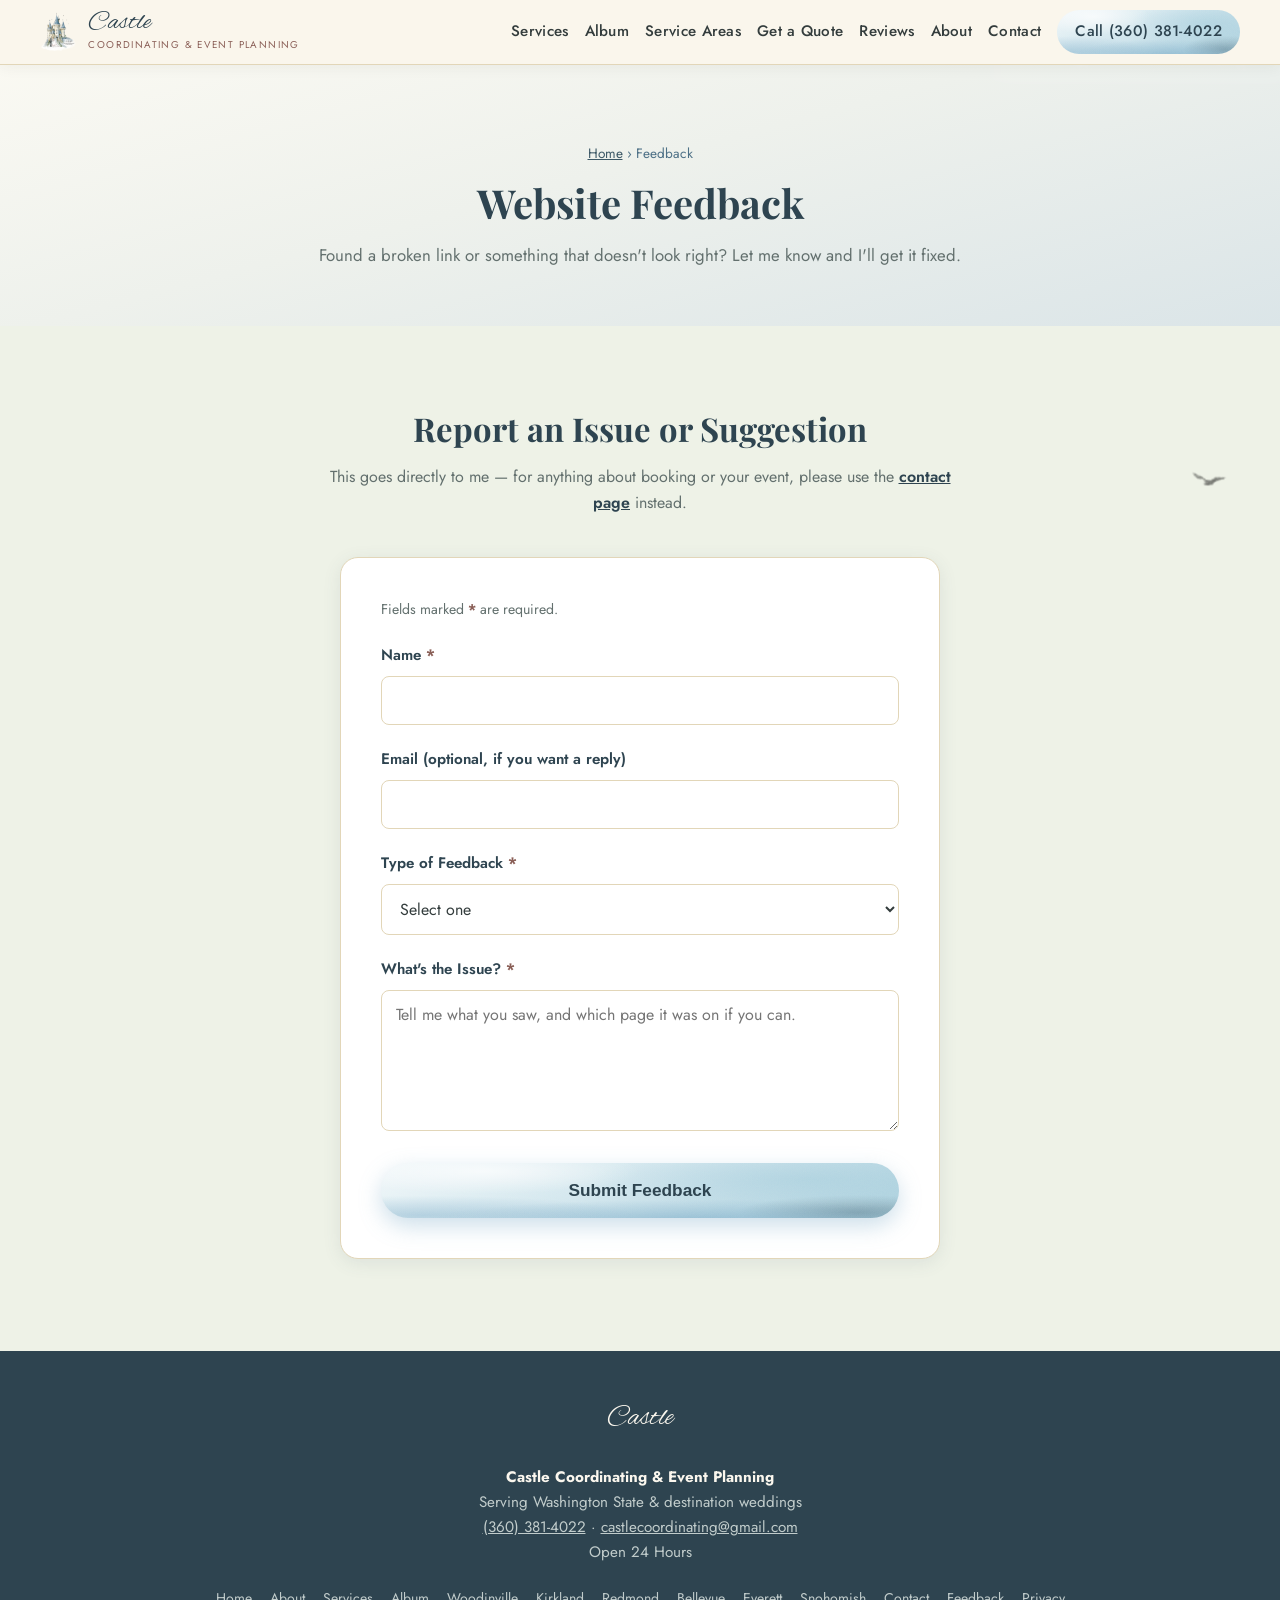
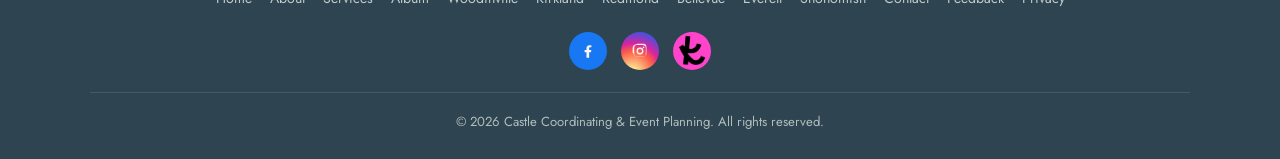
<file: feedback.html>
<!DOCTYPE html>
<html lang="en">
<head>
<meta charset="UTF-8">
<meta name="viewport" content="width=device-width, initial-scale=1.0">

<script async src="https://www.googletagmanager.com/gtag/js?id=G-0M2VTC16CK"></script>
<script>
  window.dataLayer = window.dataLayer || [];
  function gtag(){dataLayer.push(arguments);}
  gtag('js', new Date());
  gtag('config', 'G-0M2VTC16CK');
</script>

<title>Website Feedback | Castle Coordinating &amp; Event Planning</title>
<meta name="description" content="Report a website issue or share feedback about the Castle Coordinating &amp; Event Planning website.">
<meta name="robots" content="noindex, follow">
<link rel="canonical" href="https://castlecoordinating.com/feedback.html">
<link rel="preconnect" href="https://fonts.googleapis.com">
<link rel="preconnect" href="https://fonts.gstatic.com" crossorigin>
<link href="https://fonts.googleapis.com/css2?family=Alex+Brush&family=Jost:wght@400;500;600&family=Playfair+Display:wght@600;700&display=swap" rel="stylesheet">
<link rel="icon" href="favicon.svg" type="image/svg+xml">
<link rel="icon" type="image/png" sizes="48x48" href="images/icons/favicon-48.png">
<link rel="apple-touch-icon" href="images/icons/apple-touch-icon.png">
<link rel="manifest" href="site.webmanifest">
<meta name="theme-color" content="#46596b">
<link rel="stylesheet" href="css/main.css?v=20261107">
</head>
<body>

<header class="site-header">
  <div class="header-inner">
    <a href="/" class="brand">
      <img src="images/logo.webp" alt="Castle Coordinating & Event Planning logo" class="brand-logo-img" width="44" height="44" onerror="this.style.display='none';this.onerror=null;">
      <span>
        <span class="script">Castle</span>
        <span class="brand-sub">Coordinating &amp; Event Planning</span>
      </span>
    </a>
    <button class="nav-toggle" id="navToggle" aria-label="Toggle navigation" aria-expanded="false">&#9776;</button>
    <nav class="main-nav" id="mainNav">
      <a href="services.html">Services</a>
      <a href="album.html">Album</a>
      <a href="/#service-areas">Service Areas</a>
      <a href="/#estimate">Get a Quote</a>
      <a href="/#reviews">Reviews</a>
      <a href="about.html">About</a>
      <a href="contact.html">Contact</a>
      <a href="tel:+13603814022" class="call-btn" onclick="trackCall('header_phone_button')">Call (360) 381-4022</a>
    </nav>
  </div>
</header>

<main id="top">

  <section class="page-hero">
    <div class="bg-cloud bg-cloud-ph-b" aria-hidden="true"></div>
    <div class="bg-birds bg-flock-b" aria-hidden="true"></div>
    <div class="container">
      <p class="breadcrumb"><a href="/">Home</a> &rsaquo; Feedback</p>
      <h1>Website Feedback</h1>
      <p class="subhead">Found a broken link or something that doesn't look right? Let me know and I'll get it fixed.</p>
    </div>
  </section>

  <section class="contact-form-section">
    <div class="bg-lbird lb-2 lb-p2" aria-hidden="true"></div>
    <div class="container">
      <h2 class="section-title">Report an Issue or Suggestion</h2>
      <p class="section-sub">This goes directly to me — for anything about booking or your event, please use the <a href="contact.html" style="color:var(--blue-darker); font-weight:600; text-decoration:underline;">contact page</a> instead.</p>
      <form class="contact-form" name="website-feedback" method="POST" data-netlify="true" data-netlify-honeypot="bot-field" id="feedbackFormEl">
        <input type="hidden" name="form-name" value="website-feedback">
        <p class="hidden-field" aria-hidden="true">
          <label>Don't fill this out if you're human: <input name="bot-field" tabindex="-1" autocomplete="off"></label>
        </p>
        <p class="form-note">Fields marked <span class="req" aria-hidden="true">*</span> are required.</p>
        <div class="form-group">
          <label for="fb-name">Name <span class="req" aria-hidden="true">*</span></label>
          <input type="text" id="fb-name" name="name" autocomplete="name" required>
        </div>
        <div class="form-group">
          <label for="fb-email">Email (optional, if you want a reply)</label>
          <input type="email" id="fb-email" name="email" autocomplete="email">
        </div>
        <div class="form-group">
          <label for="fb-type">Type of Feedback <span class="req" aria-hidden="true">*</span></label>
          <select id="fb-type" name="feedback_type" required>
            <option value="" disabled selected>Select one</option>
            <option>Broken Link or Button</option>
            <option>Something Displaying Incorrectly</option>
            <option>Incorrect Information</option>
            <option>Design or Layout Feedback</option>
            <option>General Suggestion</option>
            <option>Other</option>
          </select>
        </div>
        <div class="form-group">
          <label for="fb-message">What's the Issue? <span class="req" aria-hidden="true">*</span></label>
          <textarea id="fb-message" name="message" rows="5" required placeholder="Tell me what you saw, and which page it was on if you can."></textarea>
        </div>
        <button type="submit" class="btn-primary">Submit Feedback</button>
      </form>
      <p class="form-status" id="feedbackFormStatus" role="status" aria-live="polite"></p>
    </div>
  </section>

</main>

<footer class="site-footer">
  <div class="footer-inner">
    <div class="footer-brand script">Castle</div>
    <div class="footer-nap">
      <strong>Castle Coordinating &amp; Event Planning</strong><br>
      Serving Washington State &amp; destination weddings<br>
      <a href="tel:+13603814022">(360) 381-4022</a> &middot; <a href="mailto:castlecoordinating@gmail.com">castlecoordinating@gmail.com</a><br>
      Open 24 Hours
    </div>

    <nav class="footer-sitemap" aria-label="Site links">
      <a href="/">Home</a>
      <a href="about.html">About</a>
      <a href="services.html">Services</a>
      <a href="album.html">Album</a>
      <a href="wedding-planner-woodinville-wa.html">Woodinville</a>
      <a href="wedding-planner-kirkland-wa.html">Kirkland</a>
      <a href="wedding-planner-redmond-wa.html">Redmond</a>
      <a href="wedding-planner-bellevue-wa.html">Bellevue</a>
      <a href="wedding-planner-everett-wa.html">Everett</a>
      <a href="wedding-planner-snohomish-wa.html">Snohomish</a>
      <a href="contact.html">Contact</a>
      <a href="feedback.html">Feedback</a>
      <a href="privacy.html">Privacy</a>
    </nav>

    <div class="social-icons">
      <a href="https://www.facebook.com/profile.php?id=61554140120634" target="_blank" rel="noopener" class="icon-fb" aria-label="Castle Coordinating on Facebook" onclick="trackOutbound('footer_facebook')">
        <svg viewBox="0 0 24 24"><path d="M13.5 21v-7.5h2.5l.4-3H13.5V8.5c0-.9.25-1.5 1.55-1.5H16.5V4.3C16.2 4.26 15.2 4.2 14 4.2c-2.4 0-4 1.46-4 4.15V10.5H7.5v3H10V21h3.5z"/></svg>
      </a>
      <a href="https://www.instagram.com/castleweddingcoordinating/" target="_blank" rel="noopener" class="icon-ig" aria-label="Castle Coordinating on Instagram" onclick="trackOutbound('footer_instagram')">
        <svg viewBox="0 0 24 24"><path d="M12 2.2c2.7 0 3 0 4.1.06 1.05.05 1.6.22 2 .37.5.19.86.42 1.24.8.38.38.61.74.8 1.24.15.4.32.95.37 2 .05 1.1.06 1.4.06 4.1s0 3-.06 4.1c-.05 1.05-.22 1.6-.37 2-.19.5-.42.86-.8 1.24-.38.38-.74.61-1.24.8-.4.15-.95.32-2 .37-1.1.05-1.4.06-4.1.06s-3 0-4.1-.06c-1.05-.05-1.6-.22-2-.37a3.3 3.3 0 0 1-1.24-.8 3.3 3.3 0 0 1-.8-1.24c-.15-.4-.32-.95-.37-2C2.2 15 2.2 14.7 2.2 12s0-3 .06-4.1c.05-1.05.22-1.6.37-2 .19-.5.42-.86.8-1.24.38-.38.74-.61 1.24-.8.4-.15.95-.32 2-.37C7.8 2.2 8.1 2.2 12 2.2zm0 1.8c-2.66 0-2.97 0-4.02.06-.87.04-1.34.18-1.66.3-.42.16-.72.36-1.03.67-.31.31-.5.6-.67 1.03-.12.32-.26.79-.3 1.66C4.26 8.53 4.26 8.84 4.26 12s0 2.97.06 4.02c.04.87.18 1.34.3 1.66.16.42.36.72.67 1.03.31.31.6.5 1.03.67.32.12.79.26 1.66.3 1.05.06 1.36.06 4.02.06s2.97 0 4.02-.06c.87-.04 1.34-.18 1.66-.3.42-.16.72-.36 1.03-.67.31-.31.5-.6.67-1.03.12-.32.26-.79.3-1.66.06-1.05.06-1.36.06-4.02s0-2.97-.06-4.02c-.04-.87-.18-1.34-.3-1.66a2.8 2.8 0 0 0-.67-1.03 2.8 2.8 0 0 0-1.03-.67c-.32-.12-.79-.26-1.66-.3C14.97 4 14.66 4 12 4zm0 3.4a4.6 4.6 0 1 1 0 9.2 4.6 4.6 0 0 1 0-9.2zm0 1.8a2.8 2.8 0 1 0 0 5.6 2.8 2.8 0 0 0 0-5.6zm5.85-2a1.08 1.08 0 1 1-2.16 0 1.08 1.08 0 0 1 2.16 0z"/></svg>
      </a>
      <a href="#" class="icon-knot" target="_blank" rel="noopener" aria-label="Castle Coordinating on The Knot" onclick="trackOutbound('footer_theknot')"></a>
    </div>

    <div class="footer-bottom">
      &copy; <span id="year"></span> Castle Coordinating &amp; Event Planning. All rights reserved.
    </div>
  </div>
</footer>

<script src="js/main.js?v=20261107"></script>
</body>
</html>
</file>
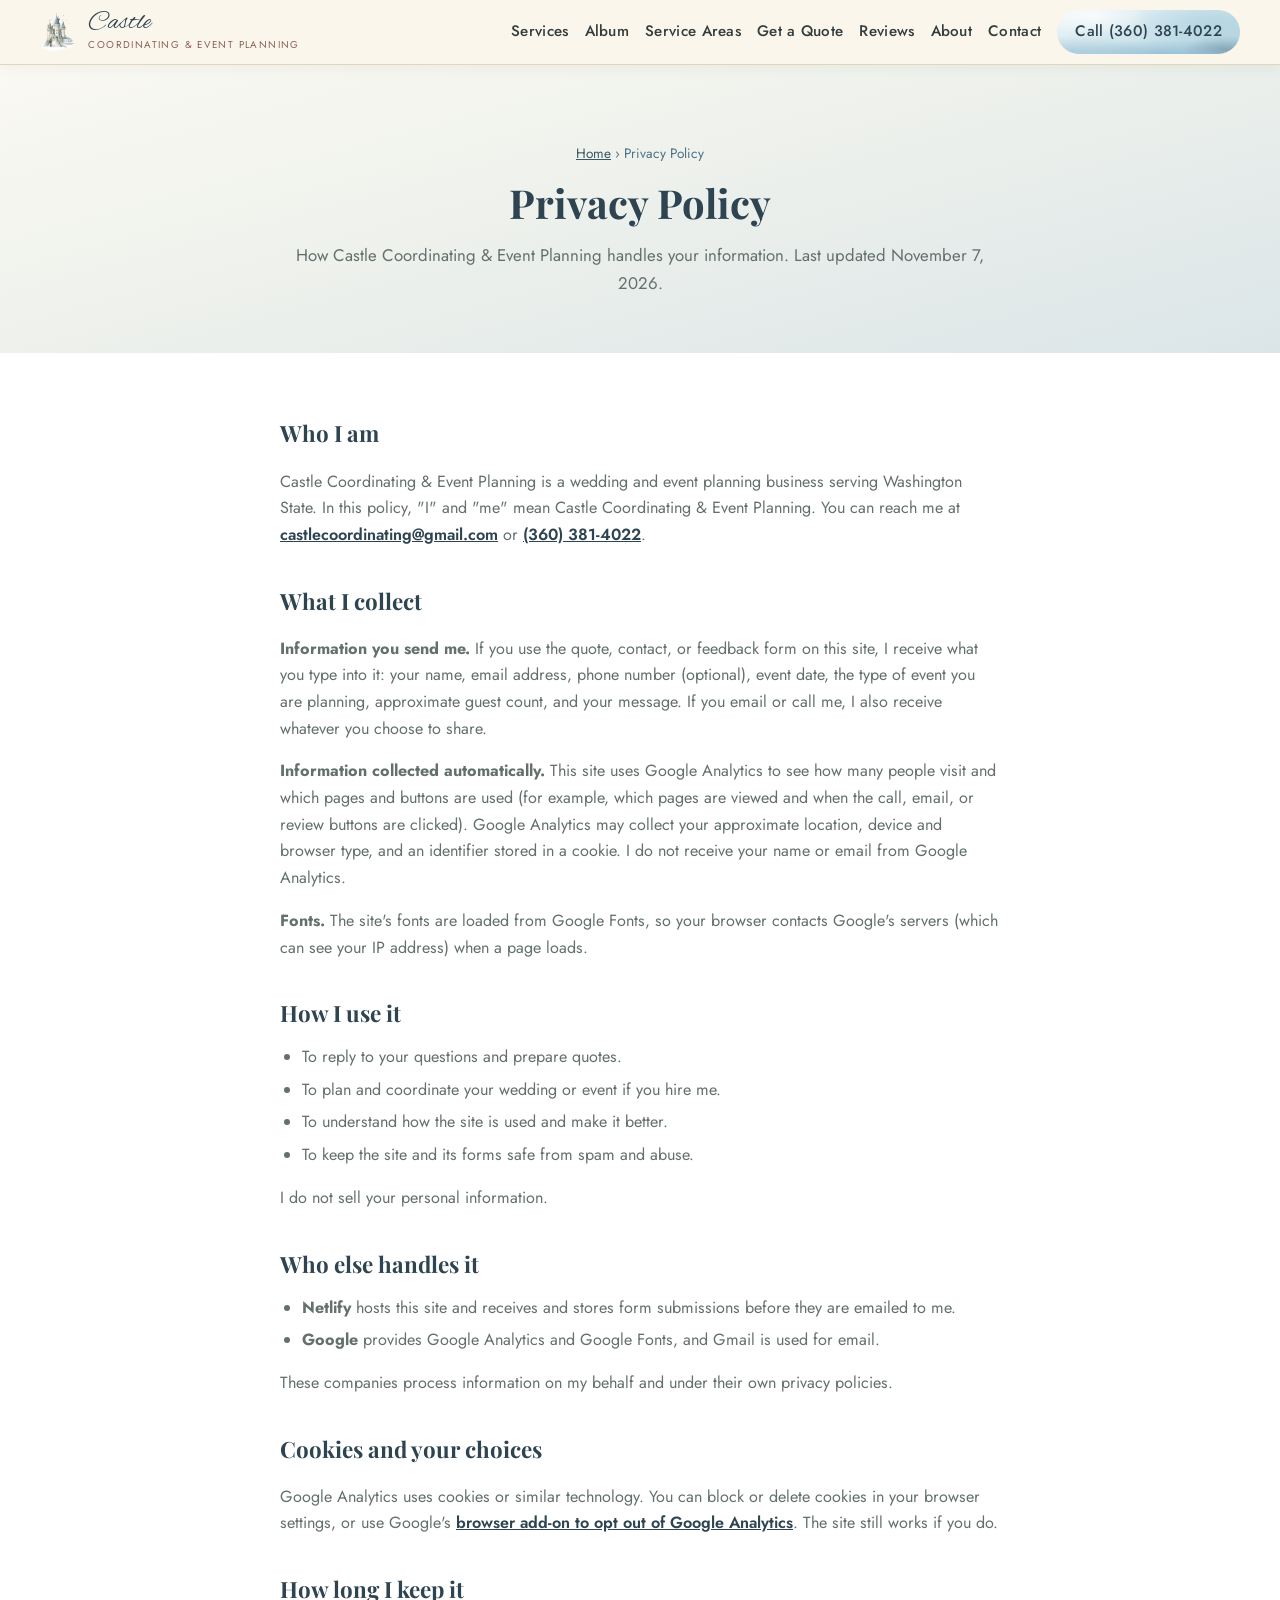
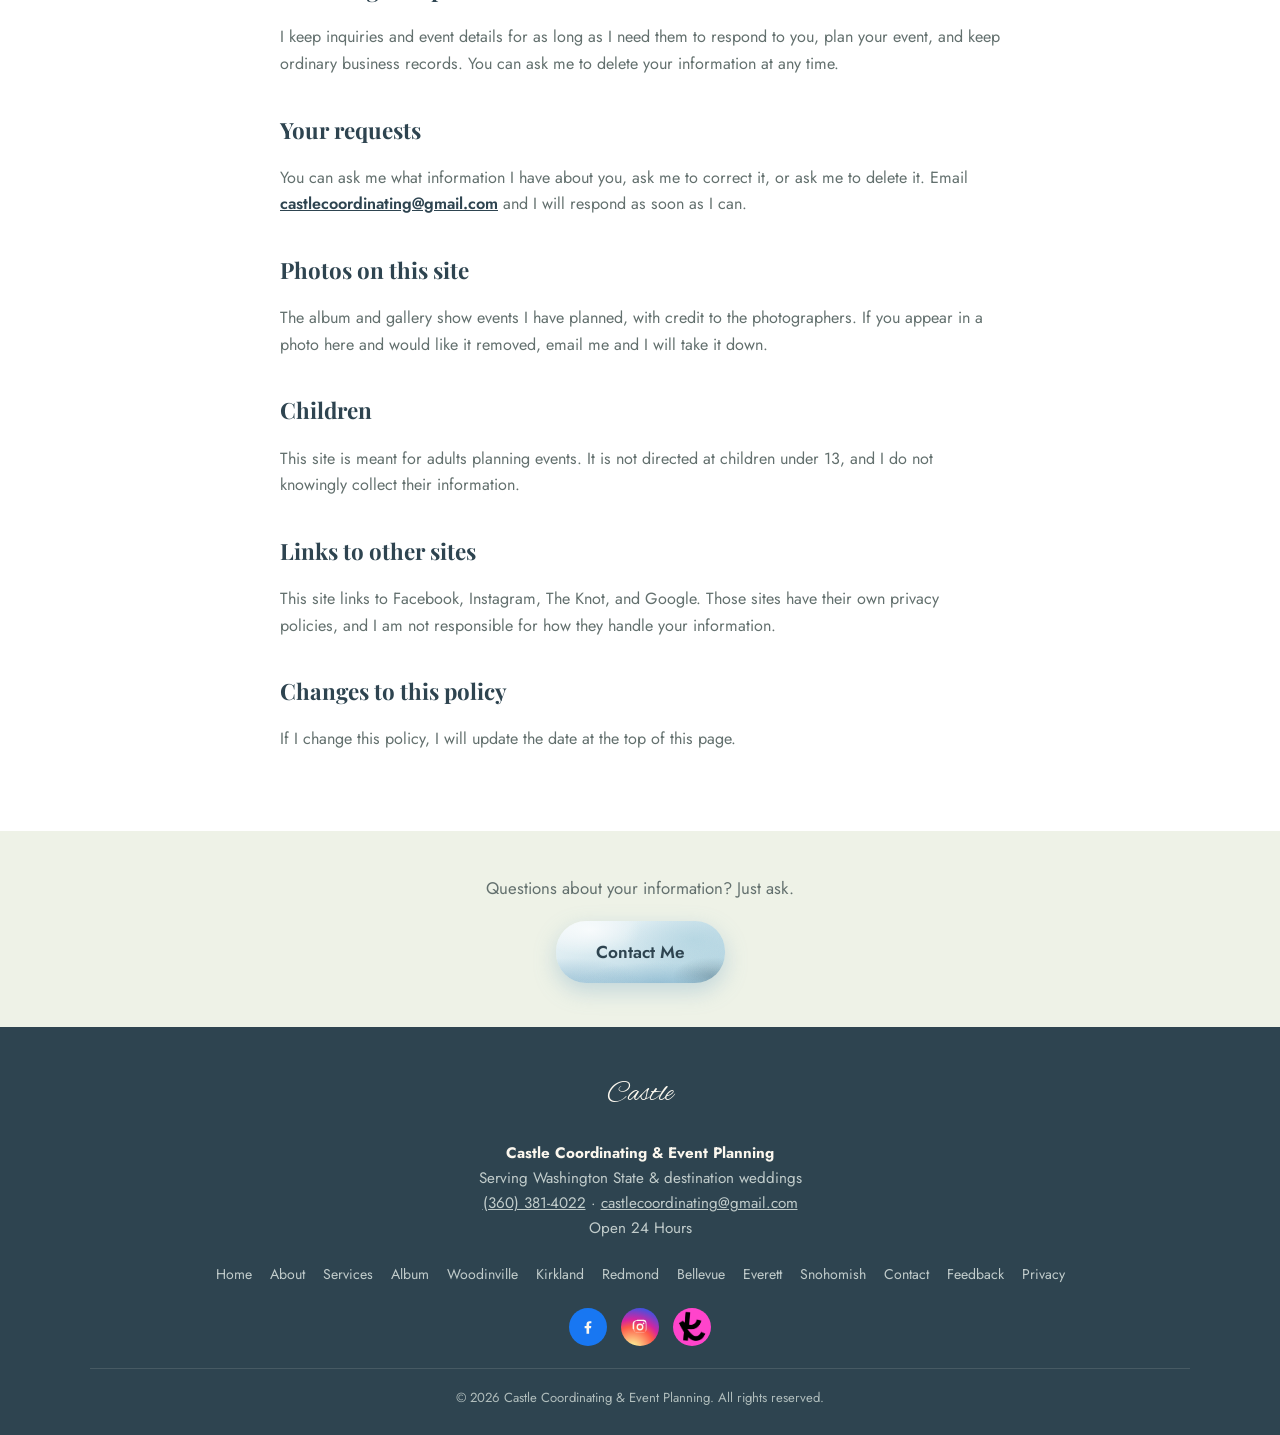
<file: privacy.html>
<!DOCTYPE html>
<html lang="en">
<head>
<meta charset="UTF-8">
<meta name="viewport" content="width=device-width, initial-scale=1.0">

<script async src="https://www.googletagmanager.com/gtag/js?id=G-0M2VTC16CK"></script>
<script>
  window.dataLayer = window.dataLayer || [];
  function gtag(){dataLayer.push(arguments);}
  gtag('js', new Date());
  gtag('config', 'G-0M2VTC16CK');
</script>

<title>Privacy Policy | Castle Coordinating &amp; Event Planning</title>
<meta name="description" content="How Castle Coordinating &amp; Event Planning collects, uses, and protects your information when you use this website or contact me.">
<link rel="canonical" href="https://castlecoordinating.com/privacy.html">
<link rel="preconnect" href="https://fonts.googleapis.com">
<link rel="preconnect" href="https://fonts.gstatic.com" crossorigin>
<link href="https://fonts.googleapis.com/css2?family=Alex+Brush&family=Jost:wght@400;500;600&family=Playfair+Display:wght@600;700&display=swap" rel="stylesheet">

<meta property="og:type" content="website">
<meta property="og:site_name" content="Castle Coordinating &amp; Event Planning">
<meta property="og:title" content="Privacy Policy | Castle Coordinating &amp; Event Planning">
<meta property="og:description" content="How Castle Coordinating &amp; Event Planning collects, uses, and protects your information when you use this website or contact me.">
<meta property="og:url" content="https://castlecoordinating.com/privacy.html">
<meta property="og:image" content="https://castlecoordinating.com/images/og-image.jpg">
<meta name="twitter:card" content="summary_large_image">
<link rel="icon" href="favicon.svg" type="image/svg+xml">
<link rel="icon" type="image/png" sizes="48x48" href="images/icons/favicon-48.png">
<link rel="apple-touch-icon" href="images/icons/apple-touch-icon.png">
<link rel="manifest" href="site.webmanifest">
<meta name="theme-color" content="#46596b">
<link rel="stylesheet" href="css/main.css?v=20261107">
</head>
<body>

<header class="site-header">
  <div class="header-inner">
    <a href="/" class="brand">
      <img src="images/logo.webp" alt="Castle Coordinating & Event Planning logo" class="brand-logo-img" width="44" height="44" onerror="this.style.display='none';this.onerror=null;">
      <span>
        <span class="script">Castle</span>
        <span class="brand-sub">Coordinating &amp; Event Planning</span>
      </span>
    </a>
    <button class="nav-toggle" id="navToggle" aria-label="Toggle navigation" aria-expanded="false">&#9776;</button>
    <nav class="main-nav" id="mainNav">
      <a href="services.html">Services</a>
      <a href="album.html">Album</a>
      <a href="/#service-areas">Service Areas</a>
      <a href="/#estimate">Get a Quote</a>
      <a href="/#reviews">Reviews</a>
      <a href="about.html">About</a>
      <a href="contact.html">Contact</a>
      <a href="tel:+13603814022" class="call-btn" onclick="trackCall('header_phone_button')">Call (360) 381-4022</a>
    </nav>
  </div>
</header>

<main id="top">

  <section class="page-hero">
    <div class="bg-cloud bg-cloud-ph-a" aria-hidden="true"></div>
    <div class="bg-birds bg-flock-b" aria-hidden="true"></div>
    <div class="container">
      <p class="breadcrumb"><a href="/">Home</a> &rsaquo; Privacy Policy</p>
      <h1>Privacy Policy</h1>
      <p class="subhead">How Castle Coordinating &amp; Event Planning handles your information. Last updated November 7, 2026.</p>
    </div>
  </section>

  <section class="legal-section">
    <div class="container">
      <h2>Who I am</h2>
      <p>Castle Coordinating &amp; Event Planning is a wedding and event planning business serving Washington State. In this policy, "I" and "me" mean Castle Coordinating &amp; Event Planning. You can reach me at <a href="mailto:castlecoordinating@gmail.com">castlecoordinating@gmail.com</a> or <a href="tel:+13603814022">(360) 381-4022</a>.</p>

      <h2>What I collect</h2>
      <p><strong>Information you send me.</strong> If you use the quote, contact, or feedback form on this site, I receive what you type into it: your name, email address, phone number (optional), event date, the type of event you are planning, approximate guest count, and your message. If you email or call me, I also receive whatever you choose to share.</p>
      <p><strong>Information collected automatically.</strong> This site uses Google Analytics to see how many people visit and which pages and buttons are used (for example, which pages are viewed and when the call, email, or review buttons are clicked). Google Analytics may collect your approximate location, device and browser type, and an identifier stored in a cookie. I do not receive your name or email from Google Analytics.</p>
      <p><strong>Fonts.</strong> The site's fonts are loaded from Google Fonts, so your browser contacts Google's servers (which can see your IP address) when a page loads.</p>

      <h2>How I use it</h2>
      <ul>
        <li>To reply to your questions and prepare quotes.</li>
        <li>To plan and coordinate your wedding or event if you hire me.</li>
        <li>To understand how the site is used and make it better.</li>
        <li>To keep the site and its forms safe from spam and abuse.</li>
      </ul>
      <p>I do not sell your personal information.</p>

      <h2>Who else handles it</h2>
      <ul>
        <li><strong>Netlify</strong> hosts this site and receives and stores form submissions before they are emailed to me.</li>
        <li><strong>Google</strong> provides Google Analytics and Google Fonts, and Gmail is used for email.</li>
      </ul>
      <p>These companies process information on my behalf and under their own privacy policies.</p>

      <h2>Cookies and your choices</h2>
      <p>Google Analytics uses cookies or similar technology. You can block or delete cookies in your browser settings, or use Google's <a href="https://tools.google.com/dlpage/gaoptout" target="_blank" rel="noopener">browser add-on to opt out of Google Analytics</a>. The site still works if you do.</p>

      <h2>How long I keep it</h2>
      <p>I keep inquiries and event details for as long as I need them to respond to you, plan your event, and keep ordinary business records. You can ask me to delete your information at any time.</p>

      <h2>Your requests</h2>
      <p>You can ask me what information I have about you, ask me to correct it, or ask me to delete it. Email <a href="mailto:castlecoordinating@gmail.com">castlecoordinating@gmail.com</a> and I will respond as soon as I can.</p>

      <h2>Photos on this site</h2>
      <p>The album and gallery show events I have planned, with credit to the photographers. If you appear in a photo here and would like it removed, email me and I will take it down.</p>

      <h2>Children</h2>
      <p>This site is meant for adults planning events. It is not directed at children under 13, and I do not knowingly collect their information.</p>

      <h2>Links to other sites</h2>
      <p>This site links to Facebook, Instagram, The Knot, and Google. Those sites have their own privacy policies, and I am not responsible for how they handle your information.</p>

      <h2>Changes to this policy</h2>
      <p>If I change this policy, I will update the date at the top of this page.</p>
    </div>
  </section>

  <section class="mini-cta">
    <div class="container">
      <p>Questions about your information? Just ask.</p>
      <a href="contact.html" class="btn-primary">Contact Me</a>
    </div>
  </section>

</main>

<footer class="site-footer">
  <div class="footer-inner">
    <div class="footer-brand script">Castle</div>
    <div class="footer-nap">
      <strong>Castle Coordinating &amp; Event Planning</strong><br>
      Serving Washington State &amp; destination weddings<br>
      <a href="tel:+13603814022">(360) 381-4022</a> &middot; <a href="mailto:castlecoordinating@gmail.com">castlecoordinating@gmail.com</a><br>
      Open 24 Hours
    </div>

    <nav class="footer-sitemap" aria-label="Site links">
      <a href="/">Home</a>
      <a href="about.html">About</a>
      <a href="services.html">Services</a>
      <a href="album.html">Album</a>
      <a href="wedding-planner-woodinville-wa.html">Woodinville</a>
      <a href="wedding-planner-kirkland-wa.html">Kirkland</a>
      <a href="wedding-planner-redmond-wa.html">Redmond</a>
      <a href="wedding-planner-bellevue-wa.html">Bellevue</a>
      <a href="wedding-planner-everett-wa.html">Everett</a>
      <a href="wedding-planner-snohomish-wa.html">Snohomish</a>
      <a href="contact.html">Contact</a>
      <a href="feedback.html">Feedback</a>
      <a href="privacy.html">Privacy</a>
    </nav>

    <div class="social-icons">
      <a href="https://www.facebook.com/profile.php?id=61554140120634" target="_blank" rel="noopener" class="icon-fb" aria-label="Castle Coordinating on Facebook" onclick="trackOutbound('footer_facebook')">
        <svg viewBox="0 0 24 24"><path d="M13.5 21v-7.5h2.5l.4-3H13.5V8.5c0-.9.25-1.5 1.55-1.5H16.5V4.3C16.2 4.26 15.2 4.2 14 4.2c-2.4 0-4 1.46-4 4.15V10.5H7.5v3H10V21h3.5z"/></svg>
      </a>
      <a href="https://www.instagram.com/castleweddingcoordinating/" target="_blank" rel="noopener" class="icon-ig" aria-label="Castle Coordinating on Instagram" onclick="trackOutbound('footer_instagram')">
        <svg viewBox="0 0 24 24"><path d="M12 2.2c2.7 0 3 0 4.1.06 1.05.05 1.6.22 2 .37.5.19.86.42 1.24.8.38.38.61.74.8 1.24.15.4.32.95.37 2 .05 1.1.06 1.4.06 4.1s0 3-.06 4.1c-.05 1.05-.22 1.6-.37 2-.19.5-.42.86-.8 1.24-.38.38-.74.61-1.24.8-.4.15-.95.32-2 .37-1.1.05-1.4.06-4.1.06s-3 0-4.1-.06c-1.05-.05-1.6-.22-2-.37a3.3 3.3 0 0 1-1.24-.8 3.3 3.3 0 0 1-.8-1.24c-.15-.4-.32-.95-.37-2C2.2 15 2.2 14.7 2.2 12s0-3 .06-4.1c.05-1.05.22-1.6.37-2 .19-.5.42-.86.8-1.24.38-.38.74-.61 1.24-.8.4-.15.95-.32 2-.37C7.8 2.2 8.1 2.2 12 2.2zm0 1.8c-2.66 0-2.97 0-4.02.06-.87.04-1.34.18-1.66.3-.42.16-.72.36-1.03.67-.31.31-.5.6-.67 1.03-.12.32-.26.79-.3 1.66C4.26 8.53 4.26 8.84 4.26 12s0 2.97.06 4.02c.04.87.18 1.34.3 1.66.16.42.36.72.67 1.03.31.31.6.5 1.03.67.32.12.79.26 1.66.3 1.05.06 1.36.06 4.02.06s2.97 0 4.02-.06c.87-.04 1.34-.18 1.66-.3.42-.16.72-.36 1.03-.67.31-.31.5-.6.67-1.03.12-.32.26-.79.3-1.66.06-1.05.06-1.36.06-4.02s0-2.97-.06-4.02c-.04-.87-.18-1.34-.3-1.66a2.8 2.8 0 0 0-.67-1.03 2.8 2.8 0 0 0-1.03-.67c-.32-.12-.79-.26-1.66-.3C14.97 4 14.66 4 12 4zm0 3.4a4.6 4.6 0 1 1 0 9.2 4.6 4.6 0 0 1 0-9.2zm0 1.8a2.8 2.8 0 1 0 0 5.6 2.8 2.8 0 0 0 0-5.6zm5.85-2a1.08 1.08 0 1 1-2.16 0 1.08 1.08 0 0 1 2.16 0z"/></svg>
      </a>
      <a href="#" class="icon-knot" target="_blank" rel="noopener" aria-label="Castle Coordinating on The Knot" onclick="trackOutbound('footer_theknot')"></a>
    </div>

    <div class="footer-bottom">
      &copy; <span id="year"></span> Castle Coordinating &amp; Event Planning. All rights reserved.
    </div>
  </div>
</footer>

<script src="js/main.js?v=20261107"></script>
</body>
</html>
</file>
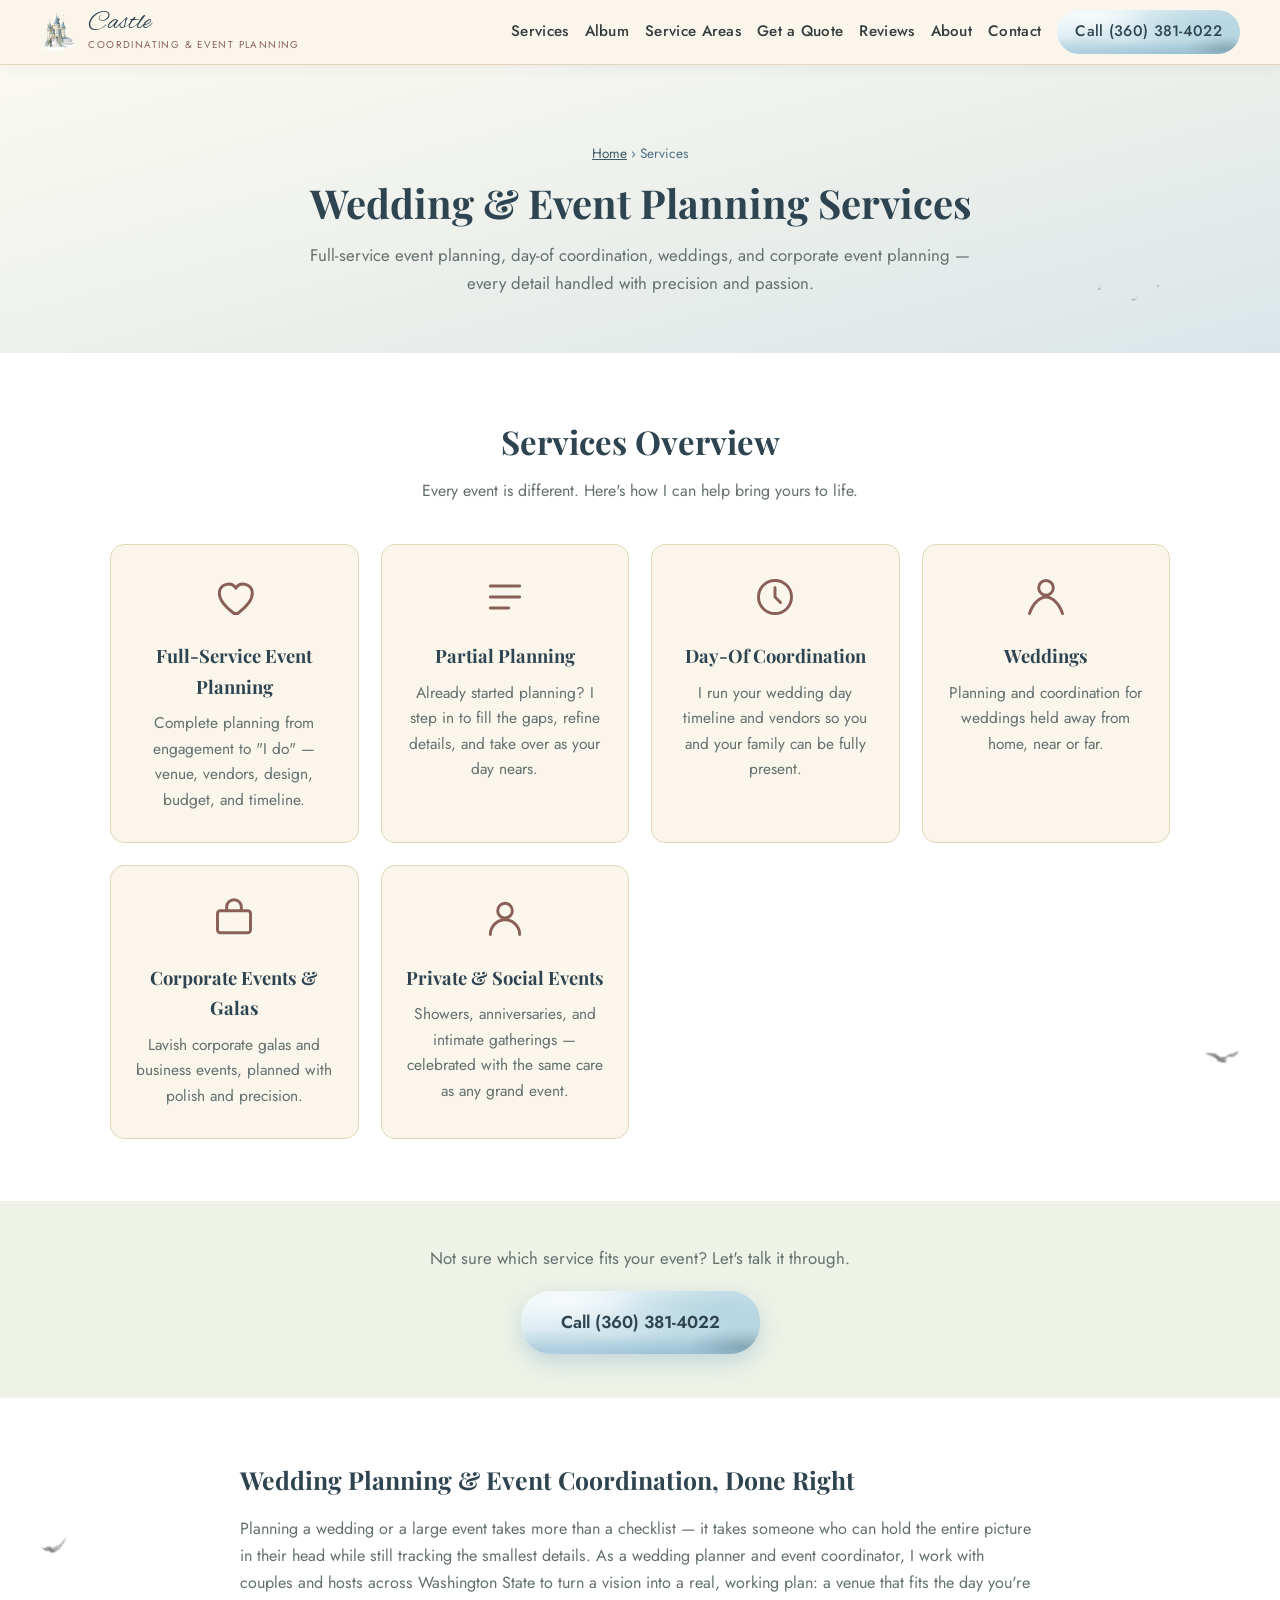
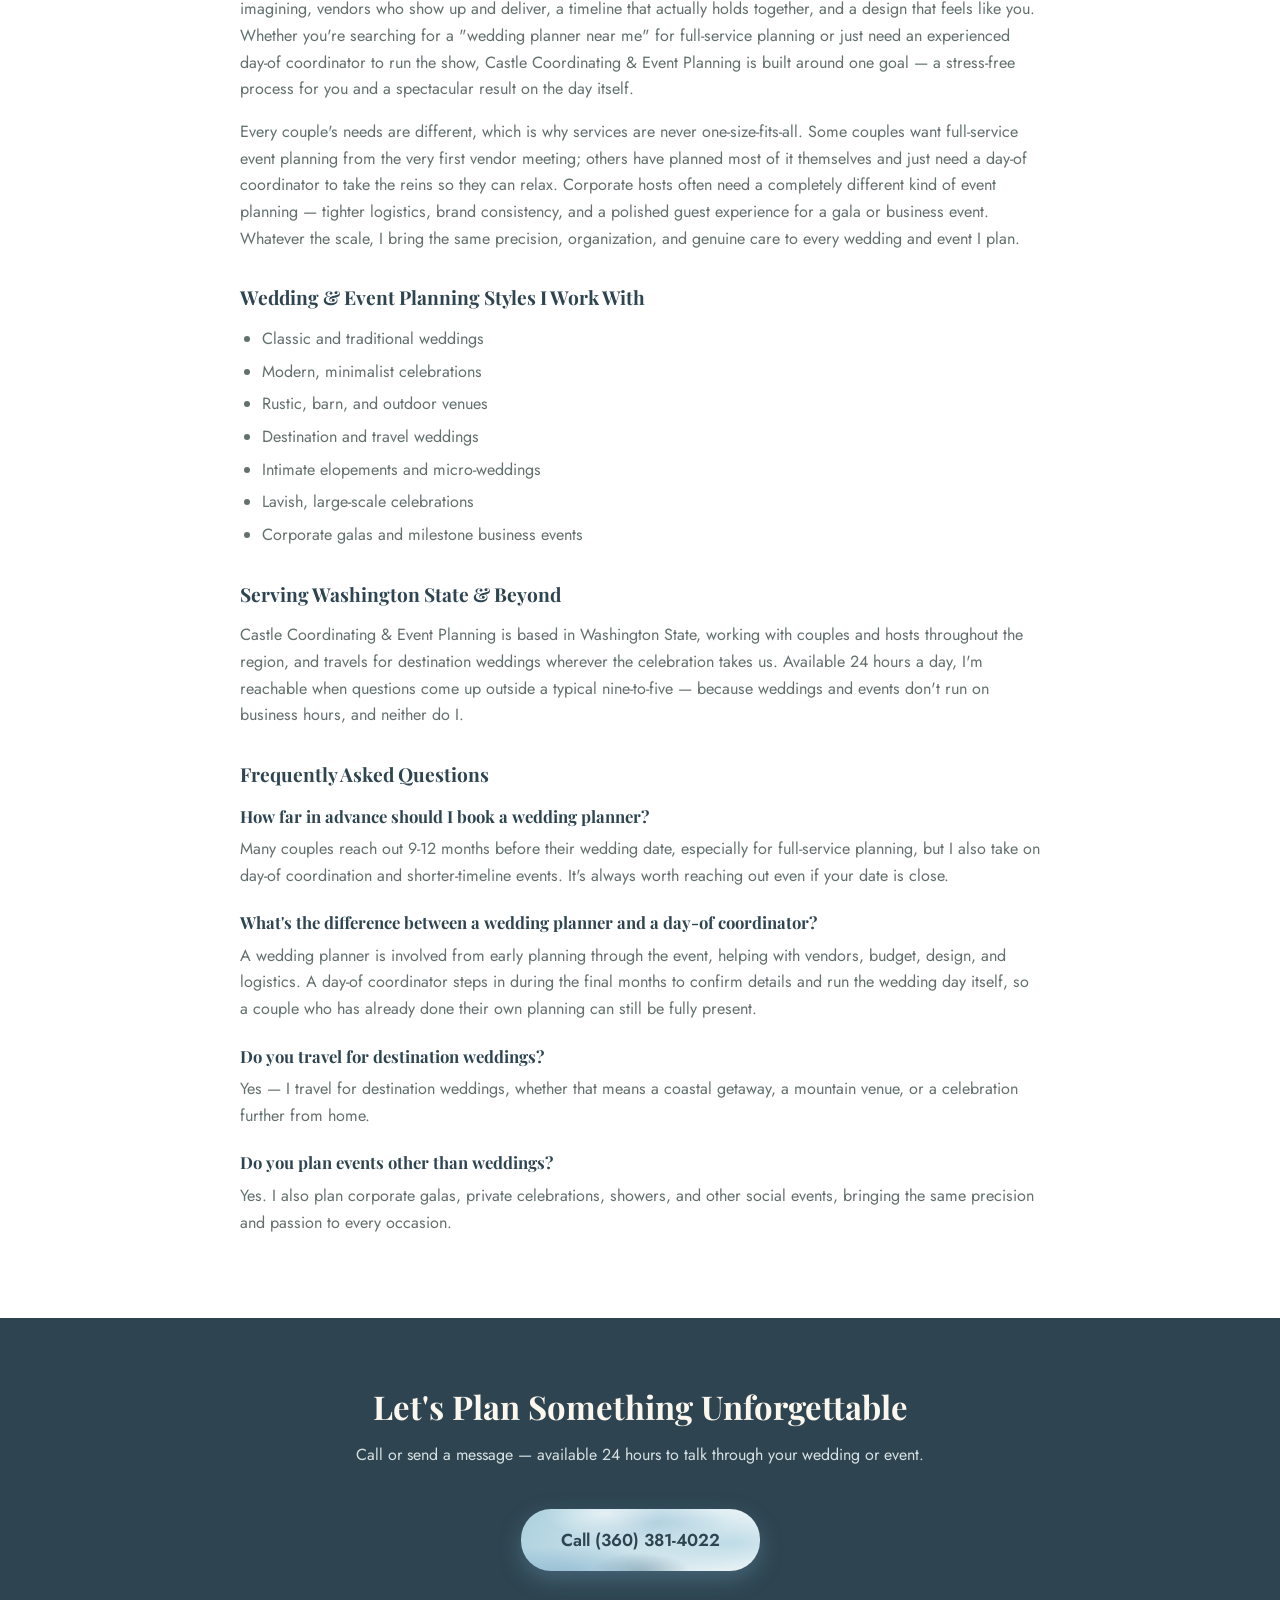
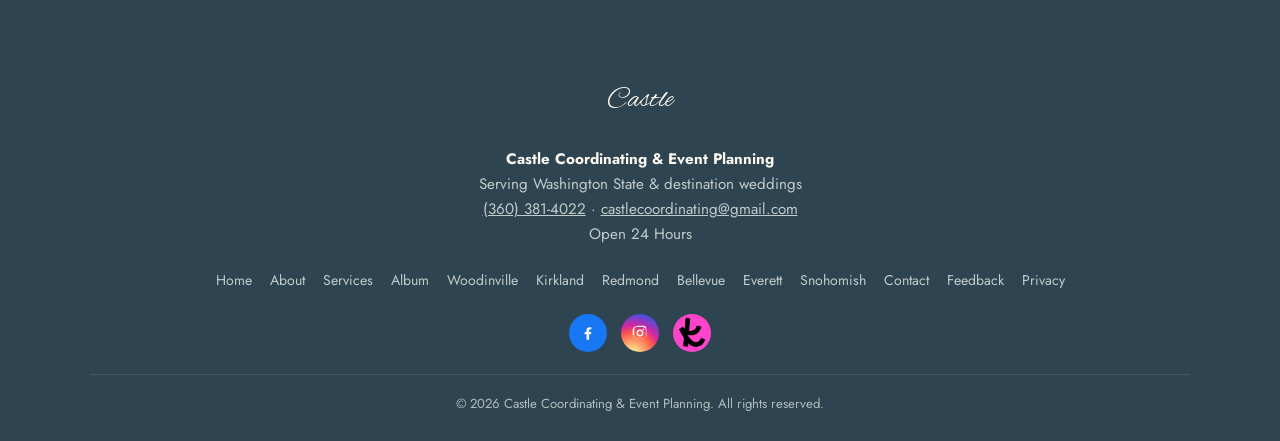
<file: services.html>
<!DOCTYPE html>
<html lang="en">
<head>
<meta charset="UTF-8">
<meta name="viewport" content="width=device-width, initial-scale=1.0">

<script async src="https://www.googletagmanager.com/gtag/js?id=G-0M2VTC16CK"></script>
<script>
  window.dataLayer = window.dataLayer || [];
  function gtag(){dataLayer.push(arguments);}
  gtag('js', new Date());
  gtag('config', 'G-0M2VTC16CK');
</script>

<title>Wedding &amp; Event Planning Services | Castle Coordinating</title>
<meta name="description" content="Full-service event planning, day-of coordination, weddings, and corporate event planning from Castle Coordinating &amp; Event Planning. Call (360) 381-4022.">
<link rel="canonical" href="https://castlecoordinating.com/services.html">
<link rel="preconnect" href="https://fonts.googleapis.com">
<link rel="preconnect" href="https://fonts.gstatic.com" crossorigin>
<link href="https://fonts.googleapis.com/css2?family=Alex+Brush&family=Jost:wght@400;500;600&family=Playfair+Display:wght@600;700&display=swap" rel="stylesheet">

<meta property="og:type" content="website">
<meta property="og:site_name" content="Castle Coordinating &amp; Event Planning">
<meta property="og:title" content="Wedding &amp; Event Planning Services | Castle Coordinating">
<meta property="og:description" content="Full-service event planning, day-of coordination, weddings, and corporate event planning.">
<meta property="og:url" content="https://castlecoordinating.com/services.html">
<meta property="og:image" content="https://castlecoordinating.com/images/og-image.jpg">
<meta property="og:image:width" content="1200">
<meta property="og:image:height" content="630">
<meta property="og:image:alt" content="Castle Coordinating &amp; Event Planning logo: a watercolor castle with a bride and groom">
<meta property="og:locale" content="en_US">

<meta name="twitter:card" content="summary_large_image">
<meta name="twitter:title" content="Wedding &amp; Event Planning Services | Castle Coordinating">
<meta name="twitter:description" content="Full-service event planning, day-of coordination, weddings, and corporate event planning.">
<meta name="twitter:image" content="https://castlecoordinating.com/images/og-image.jpg">
<meta name="twitter:image:alt" content="Castle Coordinating &amp; Event Planning logo: a watercolor castle with a bride and groom">

<link rel="icon" href="favicon.svg" type="image/svg+xml">
<link rel="icon" type="image/png" sizes="48x48" href="images/icons/favicon-48.png">
<link rel="apple-touch-icon" href="images/icons/apple-touch-icon.png">
<link rel="manifest" href="site.webmanifest">
<meta name="theme-color" content="#46596b">

<script type="application/ld+json">
{
  "@context": "https://schema.org",
  "@type": "ProfessionalService",
  "name": "Castle Coordinating & Event Planning",
  "image": "https://castlecoordinating.com/images/logo.webp",
  "telephone": "+1-360-381-4022",
  "logo": "https://castlecoordinating.com/images/logo.webp",
  "address": { "@type": "PostalAddress", "addressRegion": "WA", "addressCountry": "US" },
  "email": "castlecoordinating@gmail.com",
  "url": "https://castlecoordinating.com/services.html",
  "areaServed": { "@type": "State", "name": "Washington" },
  "hasOfferCatalog": {
    "@type": "OfferCatalog",
    "name": "Wedding & Event Planning Services",
    "itemListElement": [
      { "@type": "Offer", "itemOffered": { "@type": "Service", "name": "Full-Service Event Planning" } },
      { "@type": "Offer", "itemOffered": { "@type": "Service", "name": "Partial Planning" } },
      { "@type": "Offer", "itemOffered": { "@type": "Service", "name": "Day-Of Coordination" } },
      { "@type": "Offer", "itemOffered": { "@type": "Service", "name": "Wedding Planning" } },
      { "@type": "Offer", "itemOffered": { "@type": "Service", "name": "Corporate Event Planning" } },
      { "@type": "Offer", "itemOffered": { "@type": "Service", "name": "Private & Social Event Planning" } }
    ]
  }
}
</script>
<script type="application/ld+json">
{
  "@context": "https://schema.org",
  "@type": "FAQPage",
  "mainEntity": [
    {
      "@type": "Question",
      "name": "How far in advance should I book a wedding planner?",
      "acceptedAnswer": { "@type": "Answer", "text": "Many couples reach out 9-12 months before their wedding date, especially for full-service planning, but I also take on day-of coordination and shorter-timeline events. It's always worth reaching out even if your date is close." }
    },
    {
      "@type": "Question",
      "name": "What's the difference between a wedding planner and a day-of coordinator?",
      "acceptedAnswer": { "@type": "Answer", "text": "A wedding planner is involved from early planning through the event, helping with vendors, budget, design, and logistics. A day-of coordinator steps in during the final months to confirm details and run the wedding day itself, so a couple who has already done their own planning can still be fully present." }
    },
    {
      "@type": "Question",
      "name": "Do you travel for destination weddings?",
      "acceptedAnswer": { "@type": "Answer", "text": "Yes — I travel for destination weddings, whether that means a coastal getaway, a mountain venue, or a celebration further from home." }
    },
    {
      "@type": "Question",
      "name": "Do you plan events other than weddings?",
      "acceptedAnswer": { "@type": "Answer", "text": "Yes. I also plan corporate galas, private celebrations, showers, and other social events, bringing the same precision and passion to every occasion." }
    }
  ]
}
</script>
<link rel="stylesheet" href="css/main.css?v=20261107">
</head>
<body>

<header class="site-header">
  <div class="header-inner">
    <a href="/" class="brand">
      <img src="images/logo.webp" alt="Castle Coordinating & Event Planning logo" class="brand-logo-img" width="44" height="44" onerror="this.style.display='none';this.onerror=null;">
      <span>
        <span class="script">Castle</span>
        <span class="brand-sub">Coordinating &amp; Event Planning</span>
      </span>
    </a>
    <button class="nav-toggle" id="navToggle" aria-label="Toggle navigation" aria-expanded="false">&#9776;</button>
    <nav class="main-nav" id="mainNav">
      <a href="services.html">Services</a>
      <a href="album.html">Album</a>
      <a href="/#service-areas">Service Areas</a>
      <a href="/#estimate">Get a Quote</a>
      <a href="/#reviews">Reviews</a>
      <a href="about.html">About</a>
      <a href="contact.html">Contact</a>
      <a href="tel:+13603814022" class="call-btn" onclick="trackCall('header_phone_button')">Call (360) 381-4022</a>
    </nav>
  </div>
</header>

<main id="top">

  <section class="page-hero">
    <div class="bg-cloud bg-cloud-ph-a" aria-hidden="true"></div>
    <div class="bg-birds bg-flock-c" aria-hidden="true"></div>
    <div class="container">
      <p class="breadcrumb"><a href="/">Home</a> &rsaquo; Services</p>
      <h1>Wedding &amp; Event Planning Services</h1>
      <p class="subhead">Full-service event planning, day-of coordination, weddings, and corporate event planning — every detail handled with precision and passion.</p>
    </div>
  </section>

  <section class="services-section" id="services">
    <div class="bg-lbird lb-2 lb-p4" aria-hidden="true"></div>
    <div class="container">
      <h2 class="section-title">Services Overview</h2>
      <p class="section-sub">Every event is different. Here's how I can help bring yours to life.</p>
      <div class="services-grid">
        <div class="service-card">
          <svg class="icon" viewBox="0 0 24 24" fill="none" stroke="#8a5f57" stroke-width="1.6"><path d="M12 21c-4-3-8-6.5-8-11a5 5 0 0 1 9-3 5 5 0 0 1 9 3c0 4.5-4 8-8 11z"/></svg>
          <h3>Full-Service Event Planning</h3>
          <p>Complete planning from engagement to "I do" — venue, vendors, design, budget, and timeline.</p>
        </div>
        <div class="service-card">
          <svg class="icon" viewBox="0 0 24 24" fill="none" stroke="#8a5f57" stroke-width="1.6"><path d="M4 6h16M4 12h16M4 18h10" stroke-linecap="round"/></svg>
          <h3>Partial Planning</h3>
          <p>Already started planning? I step in to fill the gaps, refine details, and take over as your day nears.</p>
        </div>
        <div class="service-card">
          <svg class="icon" viewBox="0 0 24 24" fill="none" stroke="#8a5f57" stroke-width="1.6"><circle cx="12" cy="12" r="9"/><path d="M12 7v5l3 3" stroke-linecap="round"/></svg>
          <h3>Day-Of Coordination</h3>
          <p>I run your wedding day timeline and vendors so you and your family can be fully present.</p>
        </div>
        <div class="service-card">
          <svg class="icon" viewBox="0 0 24 24" fill="none" stroke="#8a5f57" stroke-width="1.6"><path d="M3 21c2-6 6-9 9-9s7 3 9 9" stroke-linecap="round"/><circle cx="12" cy="7" r="4"/></svg>
          <h3>Weddings</h3>
          <p>Planning and coordination for weddings held away from home, near or far.</p>
        </div>
        <div class="service-card">
          <svg class="icon" viewBox="0 0 24 24" fill="none" stroke="#8a5f57" stroke-width="1.6"><rect x="3" y="8" width="18" height="12" rx="1.5"/><path d="M8 8V6a4 4 0 0 1 8 0v2" stroke-linecap="round"/></svg>
          <h3>Corporate Events &amp; Galas</h3>
          <p>Lavish corporate galas and business events, planned with polish and precision.</p>
        </div>
        <div class="service-card">
          <svg class="icon" viewBox="0 0 24 24" fill="none" stroke="#8a5f57" stroke-width="1.6"><path d="M20 21a8 8 0 0 0-16 0" stroke-linecap="round"/><circle cx="12" cy="8" r="4"/></svg>
          <h3>Private &amp; Social Events</h3>
          <p>Showers, anniversaries, and intimate gatherings — celebrated with the same care as any grand event.</p>
        </div>
      </div>
    </div>
  </section>

  <section class="mini-cta">
    <div class="container">
      <p>Not sure which service fits your event? Let's talk it through.</p>
      <a href="tel:+13603814022" class="btn-primary" onclick="trackCall('services_mini_cta_phone_button')">Call (360) 381-4022</a>
    </div>
  </section>

  <section class="content-section">
    <div class="bg-lbird lb-4 lb-p1" aria-hidden="true"></div>
    <div class="container">
      <h2>Wedding Planning &amp; Event Coordination, Done Right</h2>
      <p>Planning a wedding or a large event takes more than a checklist — it takes someone who can hold the entire picture in their head while still tracking the smallest details. As a wedding planner and event coordinator, I work with couples and hosts across Washington State to turn a vision into a real, working plan: a venue that fits the day you're imagining, vendors who show up and deliver, a timeline that actually holds together, and a design that feels like you. Whether you're searching for a "wedding planner near me" for full-service planning or just need an experienced day-of coordinator to run the show, Castle Coordinating &amp; Event Planning is built around one goal — a stress-free process for you and a spectacular result on the day itself.</p>
      <p>Every couple's needs are different, which is why services are never one-size-fits-all. Some couples want full-service event planning from the very first vendor meeting; others have planned most of it themselves and just need a day-of coordinator to take the reins so they can relax. Corporate hosts often need a completely different kind of event planning — tighter logistics, brand consistency, and a polished guest experience for a gala or business event. Whatever the scale, I bring the same precision, organization, and genuine care to every wedding and event I plan.</p>

      <h3>Wedding &amp; Event Planning Styles I Work With</h3>
      <ul>
        <li>Classic and traditional weddings</li>
        <li>Modern, minimalist celebrations</li>
        <li>Rustic, barn, and outdoor venues</li>
        <li>Destination and travel weddings</li>
        <li>Intimate elopements and micro-weddings</li>
        <li>Lavish, large-scale celebrations</li>
        <li>Corporate galas and milestone business events</li>
      </ul>

      <h3>Serving Washington State &amp; Beyond</h3>
      <p>Castle Coordinating &amp; Event Planning is based in Washington State, working with couples and hosts throughout the region, and travels for destination weddings wherever the celebration takes us. Available 24 hours a day, I'm reachable when questions come up outside a typical nine-to-five — because weddings and events don't run on business hours, and neither do I.</p>

      <h3>Frequently Asked Questions</h3>
      <div class="faq-item">
        <h4>How far in advance should I book a wedding planner?</h4>
        <p>Many couples reach out 9-12 months before their wedding date, especially for full-service planning, but I also take on day-of coordination and shorter-timeline events. It's always worth reaching out even if your date is close.</p>
      </div>
      <div class="faq-item">
        <h4>What's the difference between a wedding planner and a day-of coordinator?</h4>
        <p>A wedding planner is involved from early planning through the event, helping with vendors, budget, design, and logistics. A day-of coordinator steps in during the final months to confirm details and run the wedding day itself, so a couple who has already done their own planning can still be fully present.</p>
      </div>
      <div class="faq-item">
        <h4>Do you travel for destination weddings?</h4>
        <p>Yes — I travel for destination weddings, whether that means a coastal getaway, a mountain venue, or a celebration further from home.</p>
      </div>
      <div class="faq-item">
        <h4>Do you plan events other than weddings?</h4>
        <p>Yes. I also plan corporate galas, private celebrations, showers, and other social events, bringing the same precision and passion to every occasion.</p>
      </div>
    </div>
  </section>

  <section class="cta-section" id="contact">
    <div class="container">
      <h2 class="section-title">Let's Plan Something Unforgettable</h2>
      <p class="section-sub">Call or send a message — available 24 hours to talk through your wedding or event.</p>
      <a href="tel:+13603814022" class="btn-primary" onclick="trackCall('services_final_cta_phone_button')">Call (360) 381-4022</a>
    </div>
  </section>

</main>

<footer class="site-footer">
  <div class="footer-inner">
    <div class="footer-brand script">Castle</div>
    <div class="footer-nap">
      <strong>Castle Coordinating &amp; Event Planning</strong><br>
      Serving Washington State &amp; destination weddings<br>
      <a href="tel:+13603814022">(360) 381-4022</a> &middot; <a href="mailto:castlecoordinating@gmail.com">castlecoordinating@gmail.com</a><br>
      Open 24 Hours
    </div>

    <nav class="footer-sitemap" aria-label="Site links">
      <a href="/">Home</a>
      <a href="about.html">About</a>
      <a href="services.html">Services</a>
      <a href="album.html">Album</a>
      <a href="wedding-planner-woodinville-wa.html">Woodinville</a>
      <a href="wedding-planner-kirkland-wa.html">Kirkland</a>
      <a href="wedding-planner-redmond-wa.html">Redmond</a>
      <a href="wedding-planner-bellevue-wa.html">Bellevue</a>
      <a href="wedding-planner-everett-wa.html">Everett</a>
      <a href="wedding-planner-snohomish-wa.html">Snohomish</a>
      <a href="contact.html">Contact</a>
      <a href="feedback.html">Feedback</a>
      <a href="privacy.html">Privacy</a>
    </nav>

    <div class="social-icons">
      <a href="https://www.facebook.com/profile.php?id=61554140120634" target="_blank" rel="noopener" class="icon-fb" aria-label="Castle Coordinating on Facebook" onclick="trackOutbound('footer_facebook')">
        <svg viewBox="0 0 24 24"><path d="M13.5 21v-7.5h2.5l.4-3H13.5V8.5c0-.9.25-1.5 1.55-1.5H16.5V4.3C16.2 4.26 15.2 4.2 14 4.2c-2.4 0-4 1.46-4 4.15V10.5H7.5v3H10V21h3.5z"/></svg>
      </a>
      <a href="https://www.instagram.com/castleweddingcoordinating/" target="_blank" rel="noopener" class="icon-ig" aria-label="Castle Coordinating on Instagram" onclick="trackOutbound('footer_instagram')">
        <svg viewBox="0 0 24 24"><path d="M12 2.2c2.7 0 3 0 4.1.06 1.05.05 1.6.22 2 .37.5.19.86.42 1.24.8.38.38.61.74.8 1.24.15.4.32.95.37 2 .05 1.1.06 1.4.06 4.1s0 3-.06 4.1c-.05 1.05-.22 1.6-.37 2-.19.5-.42.86-.8 1.24-.38.38-.74.61-1.24.8-.4.15-.95.32-2 .37-1.1.05-1.4.06-4.1.06s-3 0-4.1-.06c-1.05-.05-1.6-.22-2-.37a3.3 3.3 0 0 1-1.24-.8 3.3 3.3 0 0 1-.8-1.24c-.15-.4-.32-.95-.37-2C2.2 15 2.2 14.7 2.2 12s0-3 .06-4.1c.05-1.05.22-1.6.37-2 .19-.5.42-.86.8-1.24.38-.38.74-.61 1.24-.8.4-.15.95-.32 2-.37C7.8 2.2 8.1 2.2 12 2.2zm0 1.8c-2.66 0-2.97 0-4.02.06-.87.04-1.34.18-1.66.3-.42.16-.72.36-1.03.67-.31.31-.5.6-.67 1.03-.12.32-.26.79-.3 1.66C4.26 8.53 4.26 8.84 4.26 12s0 2.97.06 4.02c.04.87.18 1.34.3 1.66.16.42.36.72.67 1.03.31.31.6.5 1.03.67.32.12.79.26 1.66.3 1.05.06 1.36.06 4.02.06s2.97 0 4.02-.06c.87-.04 1.34-.18 1.66-.3.42-.16.72-.36 1.03-.67.31-.31.5-.6.67-1.03.12-.32.26-.79.3-1.66.06-1.05.06-1.36.06-4.02s0-2.97-.06-4.02c-.04-.87-.18-1.34-.3-1.66a2.8 2.8 0 0 0-.67-1.03 2.8 2.8 0 0 0-1.03-.67c-.32-.12-.79-.26-1.66-.3C14.97 4 14.66 4 12 4zm0 3.4a4.6 4.6 0 1 1 0 9.2 4.6 4.6 0 0 1 0-9.2zm0 1.8a2.8 2.8 0 1 0 0 5.6 2.8 2.8 0 0 0 0-5.6zm5.85-2a1.08 1.08 0 1 1-2.16 0 1.08 1.08 0 0 1 2.16 0z"/></svg>
      </a>
      <a href="#" class="icon-knot" target="_blank" rel="noopener" aria-label="Castle Coordinating on The Knot" onclick="trackOutbound('footer_theknot')"></a>
    </div>

    <div class="footer-bottom">
      &copy; <span id="year"></span> Castle Coordinating &amp; Event Planning. All rights reserved.
    </div>
  </div>
</footer>

<script src="js/main.js?v=20261107"></script>
</body>
</html>
</file>
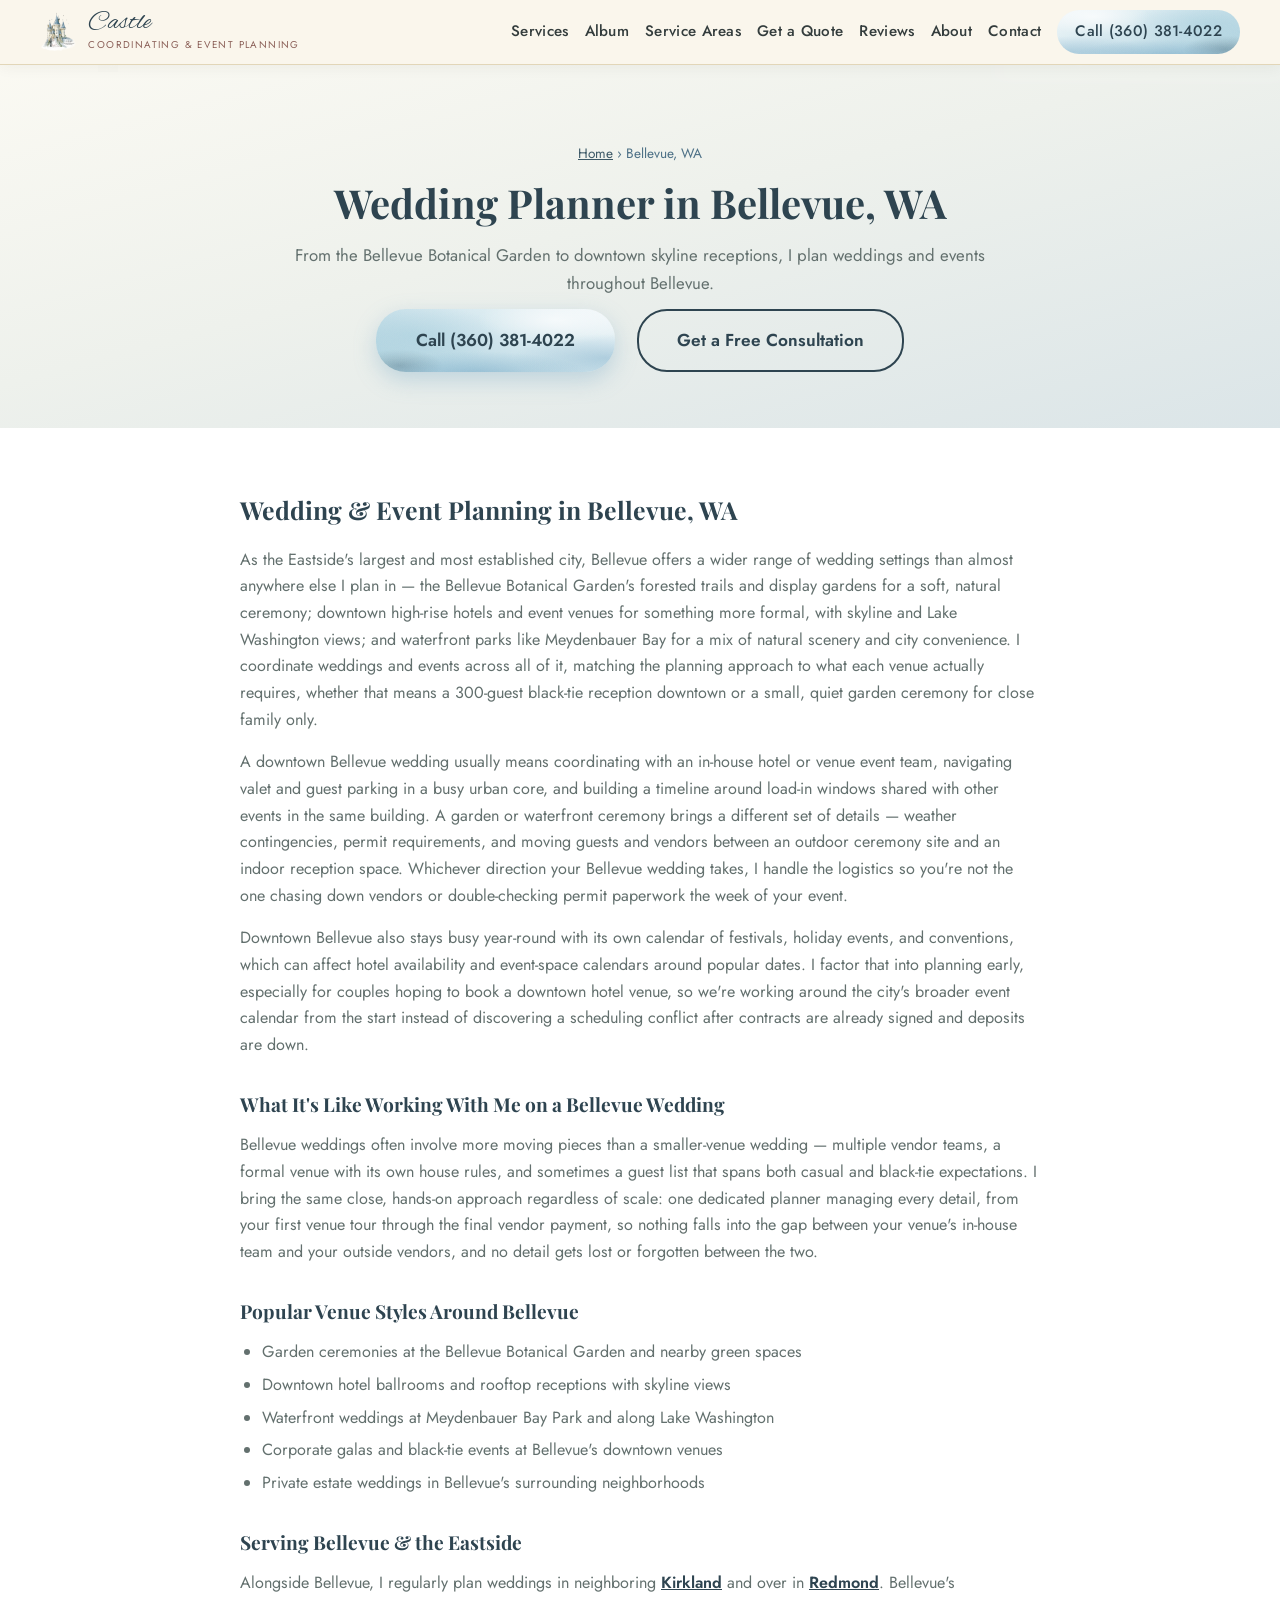
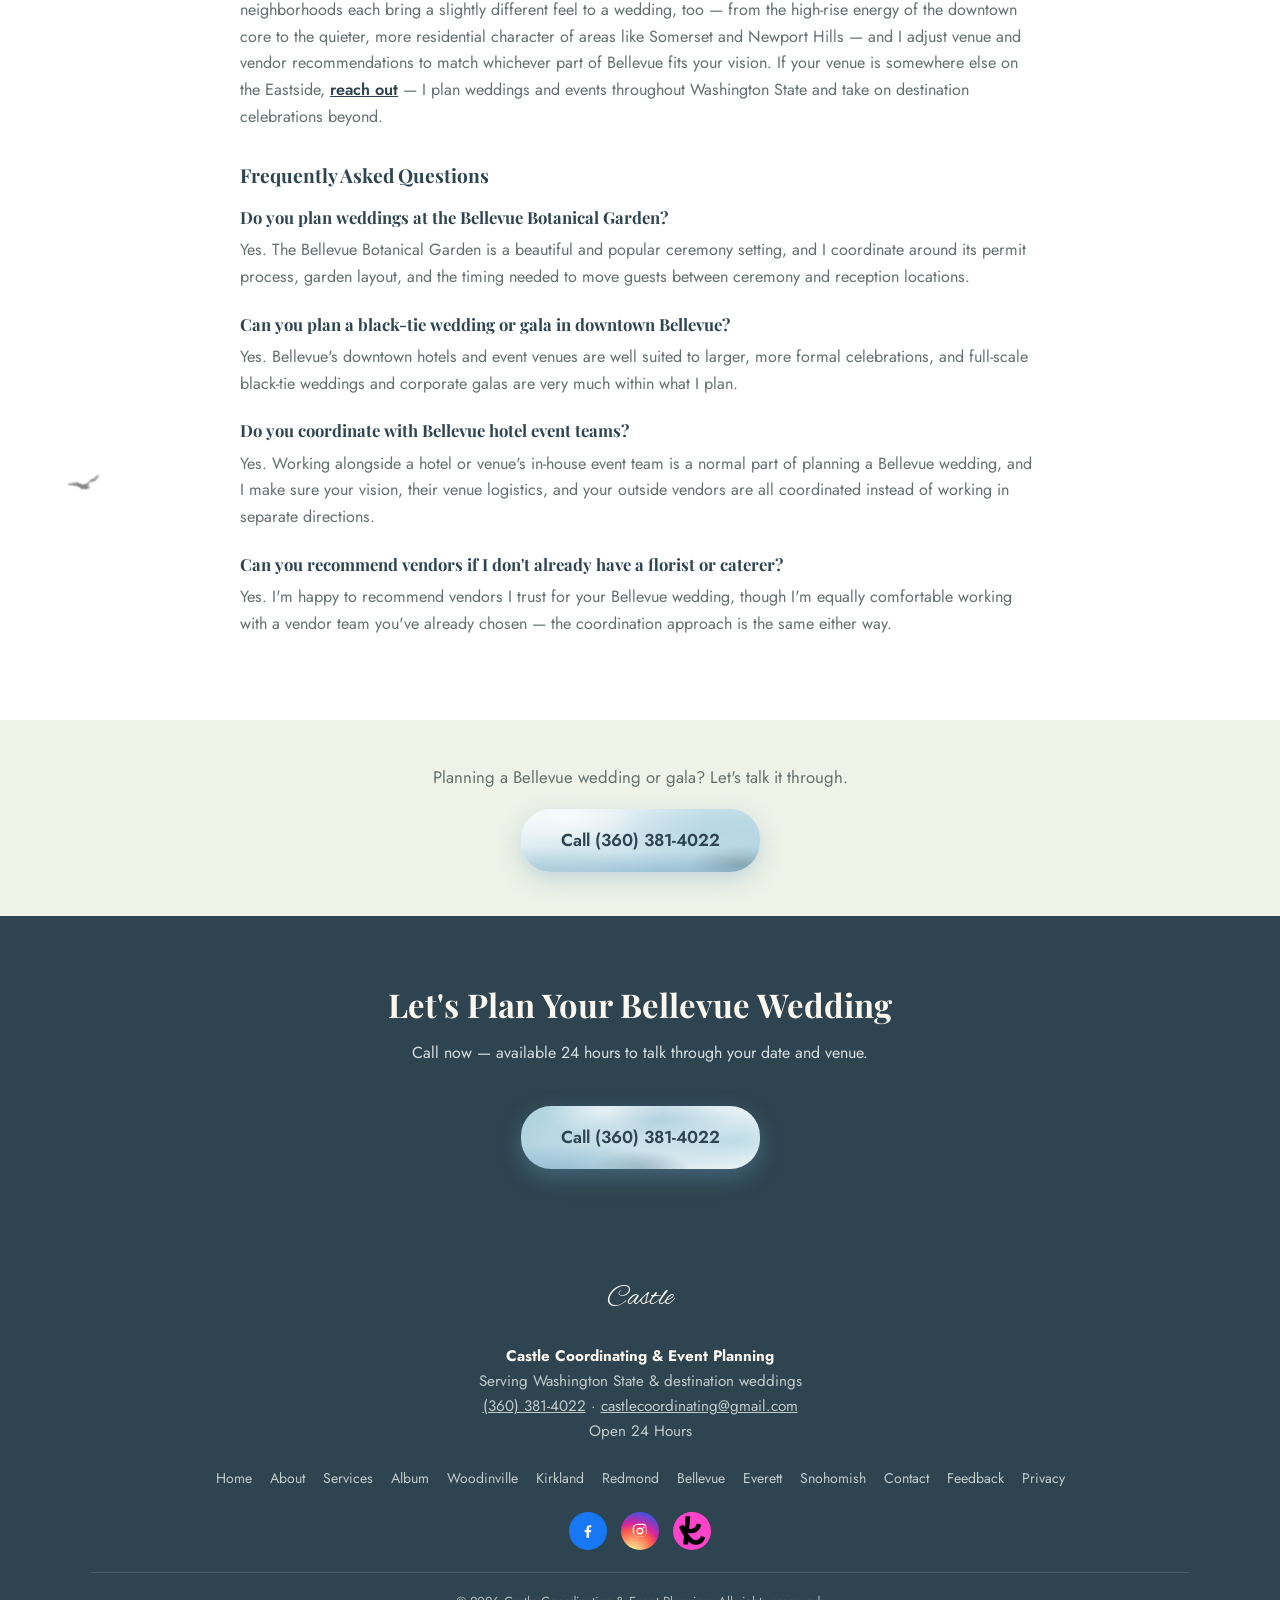
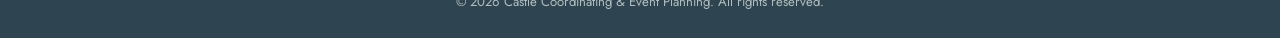
<file: wedding-planner-bellevue-wa.html>
<!DOCTYPE html>
<html lang="en">
<head>
<meta charset="UTF-8">
<meta name="viewport" content="width=device-width, initial-scale=1.0">

<script async src="https://www.googletagmanager.com/gtag/js?id=G-0M2VTC16CK"></script>
<script>
  window.dataLayer = window.dataLayer || [];
  function gtag(){dataLayer.push(arguments);}
  gtag('js', new Date());
  gtag('config', 'G-0M2VTC16CK');
</script>

<title>Wedding Planner in Bellevue, WA | Castle Coordinating</title>
<meta name="description" content="5-star rated wedding &amp; event planner serving Bellevue, WA — botanical garden ceremonies, upscale hotel receptions, and skyline views. Call (360) 381-4022.">
<link rel="canonical" href="https://castlecoordinating.com/wedding-planner-bellevue-wa.html">
<link rel="preconnect" href="https://fonts.googleapis.com">
<link rel="preconnect" href="https://fonts.gstatic.com" crossorigin>
<link href="https://fonts.googleapis.com/css2?family=Alex+Brush&family=Jost:wght@400;500;600&family=Playfair+Display:wght@600;700&display=swap" rel="stylesheet">

<meta property="og:type" content="website">
<meta property="og:site_name" content="Castle Coordinating &amp; Event Planning">
<meta property="og:title" content="Wedding Planner in Bellevue, WA | Castle Coordinating">
<meta property="og:description" content="5-star rated wedding &amp; event planner serving Bellevue, WA — botanical garden ceremonies, upscale hotel receptions, and skyline views.">
<meta property="og:url" content="https://castlecoordinating.com/wedding-planner-bellevue-wa.html">
<meta property="og:image" content="https://castlecoordinating.com/images/og-image.jpg">
<meta property="og:image:width" content="1200">
<meta property="og:image:height" content="630">
<meta property="og:image:alt" content="Castle Coordinating &amp; Event Planning logo: a watercolor castle with a bride and groom">
<meta property="og:locale" content="en_US">

<meta name="twitter:card" content="summary_large_image">
<meta name="twitter:title" content="Wedding Planner in Bellevue, WA">
<meta name="twitter:description" content="5-star rated wedding &amp; event planner serving Bellevue, WA and the greater Eastside.">
<meta name="twitter:image" content="https://castlecoordinating.com/images/og-image.jpg">
<meta name="twitter:image:alt" content="Castle Coordinating &amp; Event Planning logo: a watercolor castle with a bride and groom">

<link rel="icon" href="favicon.svg" type="image/svg+xml">
<link rel="icon" type="image/png" sizes="48x48" href="images/icons/favicon-48.png">
<link rel="apple-touch-icon" href="images/icons/apple-touch-icon.png">
<link rel="manifest" href="site.webmanifest">
<meta name="theme-color" content="#46596b">

<script type="application/ld+json">
{
  "@context": "https://schema.org",
  "@type": "ProfessionalService",
  "name": "Castle Coordinating & Event Planning",
  "image": "https://castlecoordinating.com/images/logo.webp",
  "telephone": "+1-360-381-4022",
  "logo": "https://castlecoordinating.com/images/logo.webp",
  "address": { "@type": "PostalAddress", "addressRegion": "WA", "addressCountry": "US" },
  "email": "castlecoordinating@gmail.com",
  "priceRange": "$$",
  "areaServed": { "@type": "City", "name": "Bellevue, WA" },
  "url": "https://castlecoordinating.com/wedding-planner-bellevue-wa.html",
  "description": "5-star rated wedding and event planner serving Bellevue, WA, including the Bellevue Botanical Garden, downtown hotels, and waterfront parks."
}
</script>
<script type="application/ld+json">
{
  "@context": "https://schema.org",
  "@type": "FAQPage",
  "mainEntity": [
    {
      "@type": "Question",
      "name": "Do you plan weddings at the Bellevue Botanical Garden?",
      "acceptedAnswer": { "@type": "Answer", "text": "Yes. The Bellevue Botanical Garden is a beautiful and popular ceremony setting, and I coordinate around its permit process, garden layout, and the timing needed to move guests between ceremony and reception locations." }
    },
    {
      "@type": "Question",
      "name": "Can you plan a black-tie wedding or gala in downtown Bellevue?",
      "acceptedAnswer": { "@type": "Answer", "text": "Yes. Bellevue's downtown hotels and event venues are well suited to larger, more formal celebrations, and full-scale black-tie weddings and corporate galas are very much within what I plan." }
    },
    {
      "@type": "Question",
      "name": "Do you coordinate with Bellevue hotel event teams?",
      "acceptedAnswer": { "@type": "Answer", "text": "Yes. Working alongside a hotel or venue's in-house event team is a normal part of planning a Bellevue wedding, and I make sure your vision, their venue logistics, and your outside vendors are all coordinated instead of working in separate directions." }
    },
    {
      "@type": "Question",
      "name": "Can you recommend vendors if I don't already have a florist or caterer?",
      "acceptedAnswer": { "@type": "Answer", "text": "Yes. I'm happy to recommend vendors I trust for your Bellevue wedding, though I'm equally comfortable working with a vendor team you've already chosen — the coordination approach is the same either way." }
    }
  ]
}
</script>
<link rel="stylesheet" href="css/main.css?v=20261107">
</head>
<body>

<header class="site-header">
  <div class="header-inner">
    <a href="/" class="brand">
      <img src="images/logo.webp" alt="Castle Coordinating & Event Planning logo" class="brand-logo-img" width="44" height="44" onerror="this.style.display='none';this.onerror=null;">
      <span>
        <span class="script">Castle</span>
        <span class="brand-sub">Coordinating &amp; Event Planning</span>
      </span>
    </a>
    <button class="nav-toggle" id="navToggle" aria-label="Toggle navigation" aria-expanded="false">&#9776;</button>
    <nav class="main-nav" id="mainNav">
      <a href="services.html">Services</a>
      <a href="album.html">Album</a>
      <a href="/#service-areas">Service Areas</a>
      <a href="/#estimate">Get a Quote</a>
      <a href="/#reviews">Reviews</a>
      <a href="about.html">About</a>
      <a href="contact.html">Contact</a>
      <a href="tel:+13603814022" class="call-btn" onclick="trackCall('header_phone_button')">Call (360) 381-4022</a>
    </nav>
  </div>
</header>

<main id="top">

  <section class="page-hero">
    <div class="bg-cloud bg-cloud-ph-b" aria-hidden="true"></div>
    <div class="bg-birds bg-flock-b" aria-hidden="true"></div>
    <div class="container">
      <p class="breadcrumb"><a href="/">Home</a> &rsaquo; Bellevue, WA</p>
      <h1>Wedding Planner in Bellevue, WA</h1>
      <p class="subhead">From the Bellevue Botanical Garden to downtown skyline receptions, I plan weddings and events throughout Bellevue.</p>
      <div class="hero-ctas">
        <a href="tel:+13603814022" class="btn-primary" onclick="trackCall('location_page_phone_button')">Call (360) 381-4022</a>
        <a href="contact.html" class="btn-secondary">Get a Free Consultation</a>
      </div>
    </div>
  </section>

  <section class="content-section">
    <div class="bg-lbird lb-2 lb-p3" aria-hidden="true"></div>
    <div class="container">
      <h2>Wedding &amp; Event Planning in Bellevue, WA</h2>
      <p>As the Eastside's largest and most established city, Bellevue offers a wider range of wedding settings than almost anywhere else I plan in — the Bellevue Botanical Garden's forested trails and display gardens for a soft, natural ceremony; downtown high-rise hotels and event venues for something more formal, with skyline and Lake Washington views; and waterfront parks like Meydenbauer Bay for a mix of natural scenery and city convenience. I coordinate weddings and events across all of it, matching the planning approach to what each venue actually requires, whether that means a 300-guest black-tie reception downtown or a small, quiet garden ceremony for close family only.</p>
      <p>A downtown Bellevue wedding usually means coordinating with an in-house hotel or venue event team, navigating valet and guest parking in a busy urban core, and building a timeline around load-in windows shared with other events in the same building. A garden or waterfront ceremony brings a different set of details — weather contingencies, permit requirements, and moving guests and vendors between an outdoor ceremony site and an indoor reception space. Whichever direction your Bellevue wedding takes, I handle the logistics so you're not the one chasing down vendors or double-checking permit paperwork the week of your event.</p>
      <p>Downtown Bellevue also stays busy year-round with its own calendar of festivals, holiday events, and conventions, which can affect hotel availability and event-space calendars around popular dates. I factor that into planning early, especially for couples hoping to book a downtown hotel venue, so we're working around the city's broader event calendar from the start instead of discovering a scheduling conflict after contracts are already signed and deposits are down.</p>

      <h3>What It's Like Working With Me on a Bellevue Wedding</h3>
      <p>Bellevue weddings often involve more moving pieces than a smaller-venue wedding — multiple vendor teams, a formal venue with its own house rules, and sometimes a guest list that spans both casual and black-tie expectations. I bring the same close, hands-on approach regardless of scale: one dedicated planner managing every detail, from your first venue tour through the final vendor payment, so nothing falls into the gap between your venue's in-house team and your outside vendors, and no detail gets lost or forgotten between the two.</p>

      <h3>Popular Venue Styles Around Bellevue</h3>
      <ul>
        <li>Garden ceremonies at the Bellevue Botanical Garden and nearby green spaces</li>
        <li>Downtown hotel ballrooms and rooftop receptions with skyline views</li>
        <li>Waterfront weddings at Meydenbauer Bay Park and along Lake Washington</li>
        <li>Corporate galas and black-tie events at Bellevue's downtown venues</li>
        <li>Private estate weddings in Bellevue's surrounding neighborhoods</li>
      </ul>

      <h3>Serving Bellevue &amp; the Eastside</h3>
      <p>Alongside Bellevue, I regularly plan weddings in neighboring <a href="wedding-planner-kirkland-wa.html">Kirkland</a> and over in <a href="wedding-planner-redmond-wa.html">Redmond</a>. Bellevue's neighborhoods each bring a slightly different feel to a wedding, too — from the high-rise energy of the downtown core to the quieter, more residential character of areas like Somerset and Newport Hills — and I adjust venue and vendor recommendations to match whichever part of Bellevue fits your vision. If your venue is somewhere else on the Eastside, <a href="contact.html">reach out</a> — I plan weddings and events throughout Washington State and take on destination celebrations beyond.</p>

      <h3>Frequently Asked Questions</h3>
      <div class="faq-item">
        <h4>Do you plan weddings at the Bellevue Botanical Garden?</h4>
        <p>Yes. The Bellevue Botanical Garden is a beautiful and popular ceremony setting, and I coordinate around its permit process, garden layout, and the timing needed to move guests between ceremony and reception locations.</p>
      </div>
      <div class="faq-item">
        <h4>Can you plan a black-tie wedding or gala in downtown Bellevue?</h4>
        <p>Yes. Bellevue's downtown hotels and event venues are well suited to larger, more formal celebrations, and full-scale black-tie weddings and corporate galas are very much within what I plan.</p>
      </div>
      <div class="faq-item">
        <h4>Do you coordinate with Bellevue hotel event teams?</h4>
        <p>Yes. Working alongside a hotel or venue's in-house event team is a normal part of planning a Bellevue wedding, and I make sure your vision, their venue logistics, and your outside vendors are all coordinated instead of working in separate directions.</p>
      </div>
      <div class="faq-item">
        <h4>Can you recommend vendors if I don't already have a florist or caterer?</h4>
        <p>Yes. I'm happy to recommend vendors I trust for your Bellevue wedding, though I'm equally comfortable working with a vendor team you've already chosen — the coordination approach is the same either way.</p>
      </div>
    </div>
  </section>

  <section class="mini-cta">
    <div class="container">
      <p>Planning a Bellevue wedding or gala? Let's talk it through.</p>
      <a href="tel:+13603814022" class="btn-primary" onclick="trackCall('location_mini_cta_phone_button')">Call (360) 381-4022</a>
    </div>
  </section>

  <section class="cta-section">
    <div class="container">
      <h2 class="section-title">Let's Plan Your Bellevue Wedding</h2>
      <p class="section-sub">Call now — available 24 hours to talk through your date and venue.</p>
      <a href="tel:+13603814022" class="btn-primary" onclick="trackCall('location_final_cta_phone_button')">Call (360) 381-4022</a>
    </div>
  </section>

</main>

<footer class="site-footer">
  <div class="footer-inner">
    <div class="footer-brand script">Castle</div>
    <div class="footer-nap">
      <strong>Castle Coordinating &amp; Event Planning</strong><br>
      Serving Washington State &amp; destination weddings<br>
      <a href="tel:+13603814022">(360) 381-4022</a> &middot; <a href="mailto:castlecoordinating@gmail.com">castlecoordinating@gmail.com</a><br>
      Open 24 Hours
    </div>

    <nav class="footer-sitemap" aria-label="Site links">
      <a href="/">Home</a>
      <a href="about.html">About</a>
      <a href="services.html">Services</a>
      <a href="album.html">Album</a>
      <a href="wedding-planner-woodinville-wa.html">Woodinville</a>
      <a href="wedding-planner-kirkland-wa.html">Kirkland</a>
      <a href="wedding-planner-redmond-wa.html">Redmond</a>
      <a href="wedding-planner-bellevue-wa.html">Bellevue</a>
      <a href="wedding-planner-everett-wa.html">Everett</a>
      <a href="wedding-planner-snohomish-wa.html">Snohomish</a>
      <a href="contact.html">Contact</a>
      <a href="feedback.html">Feedback</a>
      <a href="privacy.html">Privacy</a>
    </nav>

    <div class="social-icons">
      <a href="https://www.facebook.com/profile.php?id=61554140120634" target="_blank" rel="noopener" class="icon-fb" aria-label="Castle Coordinating on Facebook" onclick="trackOutbound('footer_facebook')">
        <svg viewBox="0 0 24 24"><path d="M13.5 21v-7.5h2.5l.4-3H13.5V8.5c0-.9.25-1.5 1.55-1.5H16.5V4.3C16.2 4.26 15.2 4.2 14 4.2c-2.4 0-4 1.46-4 4.15V10.5H7.5v3H10V21h3.5z"/></svg>
      </a>
      <a href="https://www.instagram.com/castleweddingcoordinating/" target="_blank" rel="noopener" class="icon-ig" aria-label="Castle Coordinating on Instagram" onclick="trackOutbound('footer_instagram')">
        <svg viewBox="0 0 24 24"><path d="M12 2.2c2.7 0 3 0 4.1.06 1.05.05 1.6.22 2 .37.5.19.86.42 1.24.8.38.38.61.74.8 1.24.15.4.32.95.37 2 .05 1.1.06 1.4.06 4.1s0 3-.06 4.1c-.05 1.05-.22 1.6-.37 2-.19.5-.42.86-.8 1.24-.38.38-.74.61-1.24.8-.4.15-.95.32-2 .37-1.1.05-1.4.06-4.1.06s-3 0-4.1-.06c-1.05-.05-1.6-.22-2-.37a3.3 3.3 0 0 1-1.24-.8 3.3 3.3 0 0 1-.8-1.24c-.15-.4-.32-.95-.37-2C2.2 15 2.2 14.7 2.2 12s0-3 .06-4.1c.05-1.05.22-1.6.37-2 .19-.5.42-.86.8-1.24.38-.38.74-.61 1.24-.8.4-.15.95-.32 2-.37C7.8 2.2 8.1 2.2 12 2.2zm0 1.8c-2.66 0-2.97 0-4.02.06-.87.04-1.34.18-1.66.3-.42.16-.72.36-1.03.67-.31.31-.5.6-.67 1.03-.12.32-.26.79-.3 1.66C4.26 8.53 4.26 8.84 4.26 12s0 2.97.06 4.02c.04.87.18 1.34.3 1.66.16.42.36.72.67 1.03.31.31.6.5 1.03.67.32.12.79.26 1.66.3 1.05.06 1.36.06 4.02.06s2.97 0 4.02-.06c.87-.04 1.34-.18 1.66-.3.42-.16.72-.36 1.03-.67.31-.31.5-.6.67-1.03.12-.32.26-.79.3-1.66.06-1.05.06-1.36.06-4.02s0-2.97-.06-4.02c-.04-.87-.18-1.34-.3-1.66a2.8 2.8 0 0 0-.67-1.03 2.8 2.8 0 0 0-1.03-.67c-.32-.12-.79-.26-1.66-.3C14.97 4 14.66 4 12 4zm0 3.4a4.6 4.6 0 1 1 0 9.2 4.6 4.6 0 0 1 0-9.2zm0 1.8a2.8 2.8 0 1 0 0 5.6 2.8 2.8 0 0 0 0-5.6zm5.85-2a1.08 1.08 0 1 1-2.16 0 1.08 1.08 0 0 1 2.16 0z"/></svg>
      </a>
      <a href="#" class="icon-knot" target="_blank" rel="noopener" aria-label="Castle Coordinating on The Knot" onclick="trackOutbound('footer_theknot')"></a>
    </div>

    <div class="footer-bottom">
      &copy; <span id="year"></span> Castle Coordinating &amp; Event Planning. All rights reserved.
    </div>
  </div>
</footer>

<script src="js/main.js?v=20261107"></script>
</body>
</html>
</file>
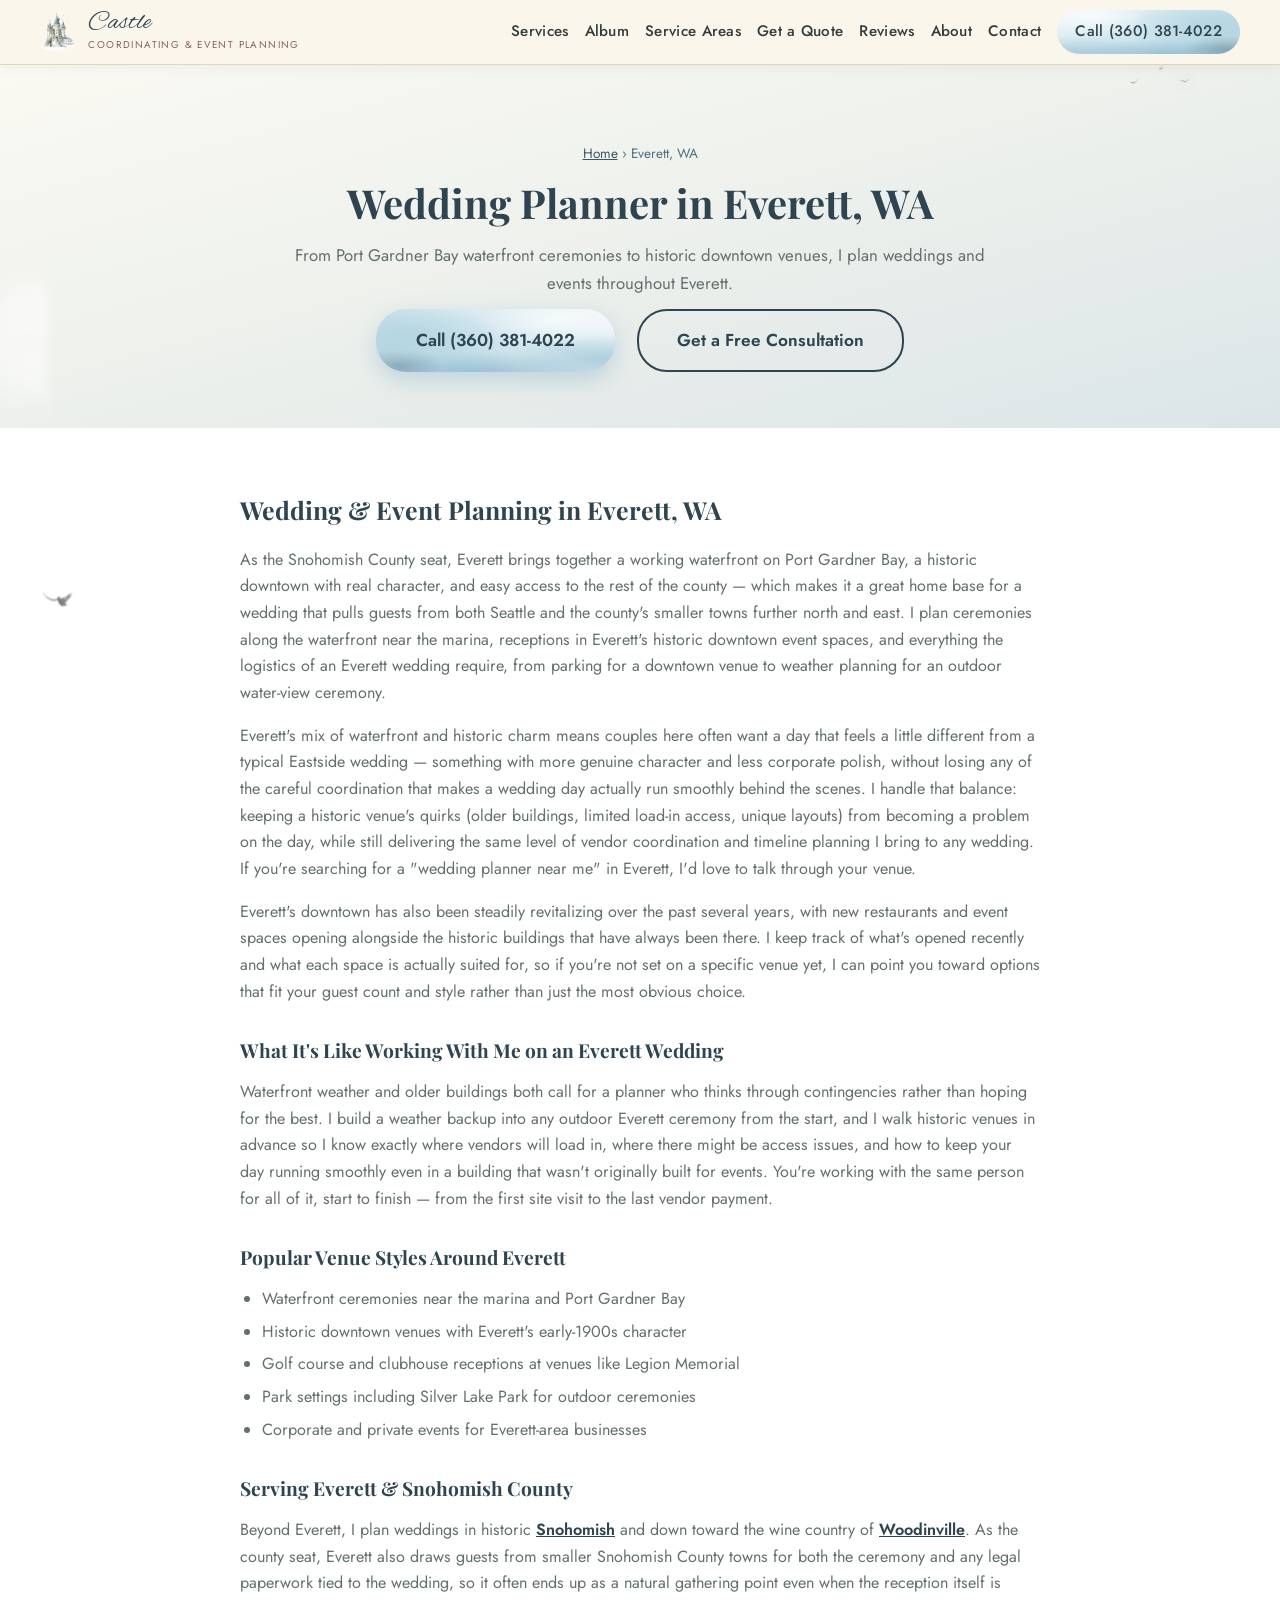
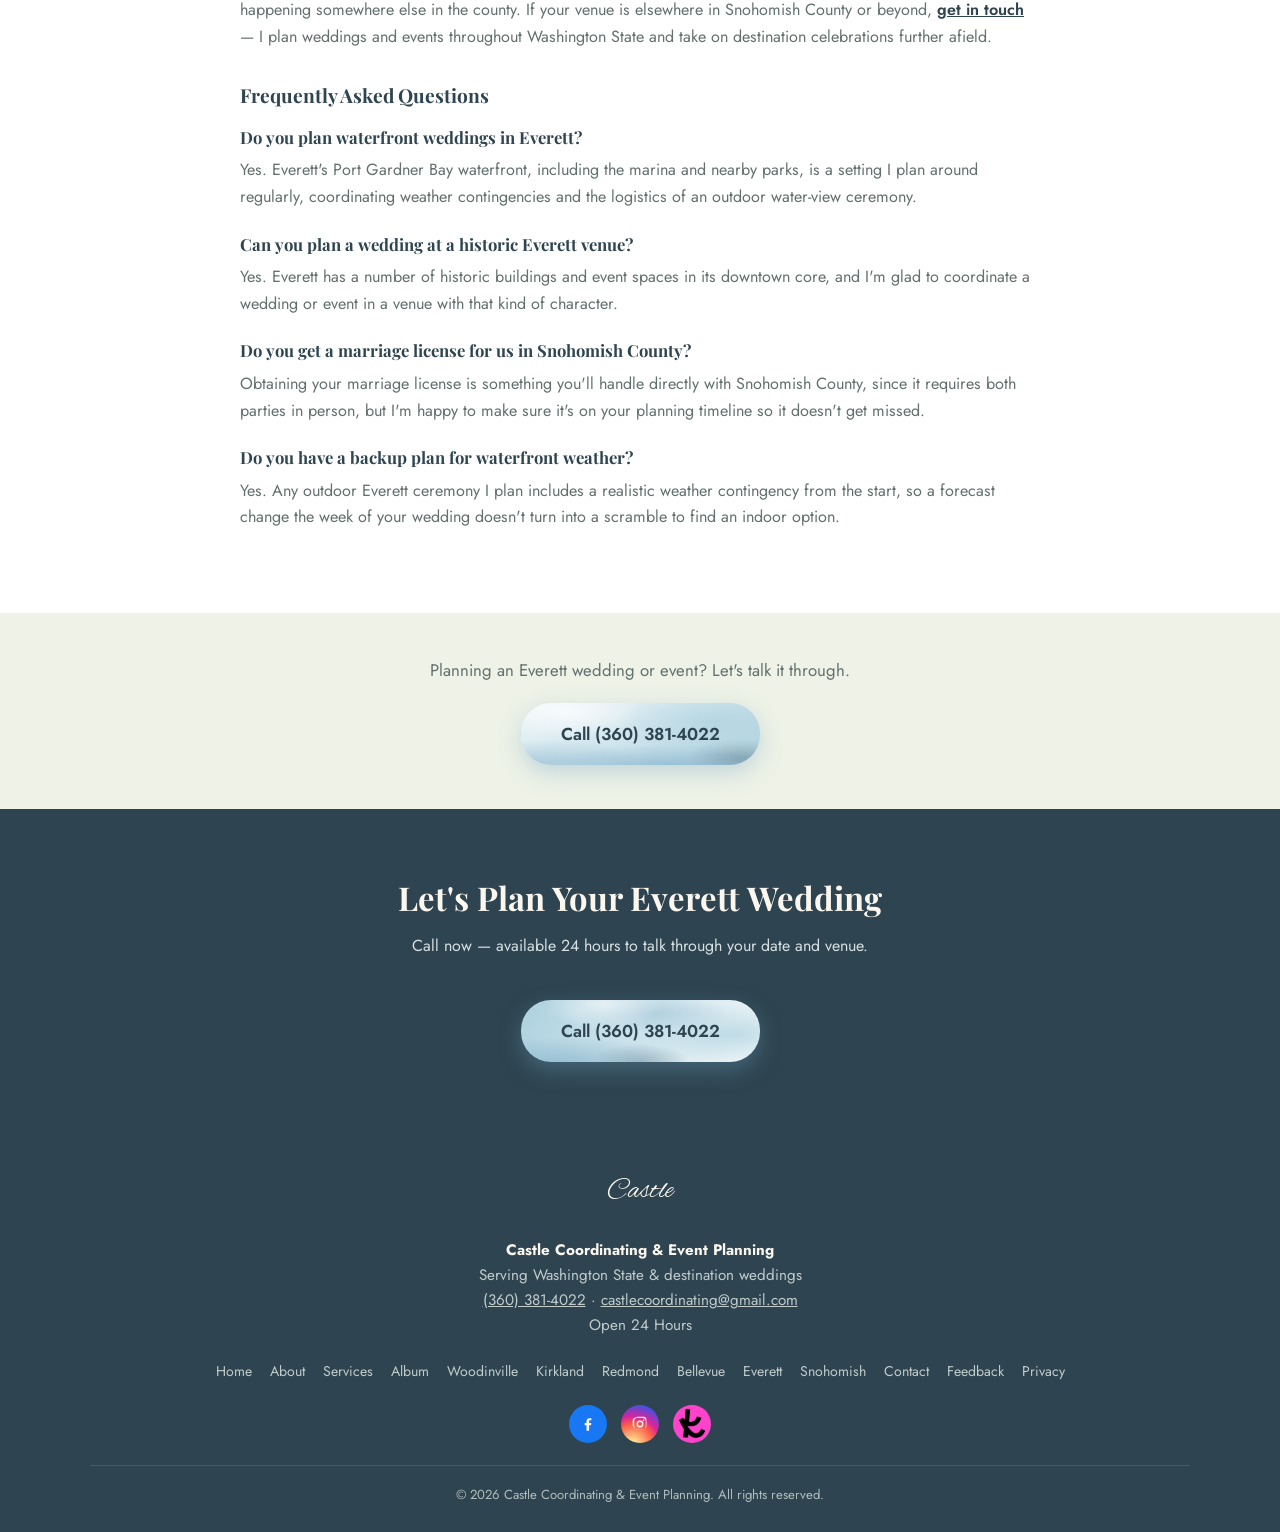
<file: wedding-planner-everett-wa.html>
<!DOCTYPE html>
<html lang="en">
<head>
<meta charset="UTF-8">
<meta name="viewport" content="width=device-width, initial-scale=1.0">

<script async src="https://www.googletagmanager.com/gtag/js?id=G-0M2VTC16CK"></script>
<script>
  window.dataLayer = window.dataLayer || [];
  function gtag(){dataLayer.push(arguments);}
  gtag('js', new Date());
  gtag('config', 'G-0M2VTC16CK');
</script>

<title>Wedding Planner in Everett, WA | Castle Coordinating</title>
<meta name="description" content="5-star rated wedding &amp; event planner serving Everett, WA — waterfront ceremonies, historic downtown venues, and Port Gardner Bay views. Call (360) 381-4022.">
<link rel="canonical" href="https://castlecoordinating.com/wedding-planner-everett-wa.html">
<link rel="preconnect" href="https://fonts.googleapis.com">
<link rel="preconnect" href="https://fonts.gstatic.com" crossorigin>
<link href="https://fonts.googleapis.com/css2?family=Alex+Brush&family=Jost:wght@400;500;600&family=Playfair+Display:wght@600;700&display=swap" rel="stylesheet">

<meta property="og:type" content="website">
<meta property="og:site_name" content="Castle Coordinating &amp; Event Planning">
<meta property="og:title" content="Wedding Planner in Everett, WA | Castle Coordinating">
<meta property="og:description" content="5-star rated wedding &amp; event planner serving Everett, WA — waterfront ceremonies, historic downtown venues, and Port Gardner Bay views.">
<meta property="og:url" content="https://castlecoordinating.com/wedding-planner-everett-wa.html">
<meta property="og:image" content="https://castlecoordinating.com/images/og-image.jpg">
<meta property="og:image:width" content="1200">
<meta property="og:image:height" content="630">
<meta property="og:image:alt" content="Castle Coordinating &amp; Event Planning logo: a watercolor castle with a bride and groom">
<meta property="og:locale" content="en_US">

<meta name="twitter:card" content="summary_large_image">
<meta name="twitter:title" content="Wedding Planner in Everett, WA">
<meta name="twitter:description" content="5-star rated wedding &amp; event planner serving Everett, WA and the Port Gardner Bay waterfront.">
<meta name="twitter:image" content="https://castlecoordinating.com/images/og-image.jpg">
<meta name="twitter:image:alt" content="Castle Coordinating &amp; Event Planning logo: a watercolor castle with a bride and groom">

<link rel="icon" href="favicon.svg" type="image/svg+xml">
<link rel="icon" type="image/png" sizes="48x48" href="images/icons/favicon-48.png">
<link rel="apple-touch-icon" href="images/icons/apple-touch-icon.png">
<link rel="manifest" href="site.webmanifest">
<meta name="theme-color" content="#46596b">

<script type="application/ld+json">
{
  "@context": "https://schema.org",
  "@type": "ProfessionalService",
  "name": "Castle Coordinating & Event Planning",
  "image": "https://castlecoordinating.com/images/logo.webp",
  "telephone": "+1-360-381-4022",
  "logo": "https://castlecoordinating.com/images/logo.webp",
  "address": { "@type": "PostalAddress", "addressRegion": "WA", "addressCountry": "US" },
  "email": "castlecoordinating@gmail.com",
  "priceRange": "$$",
  "areaServed": { "@type": "City", "name": "Everett, WA" },
  "url": "https://castlecoordinating.com/wedding-planner-everett-wa.html",
  "description": "5-star rated wedding and event planner serving Everett, WA, including Port Gardner Bay waterfront venues and historic downtown Everett."
}
</script>
<script type="application/ld+json">
{
  "@context": "https://schema.org",
  "@type": "FAQPage",
  "mainEntity": [
    {
      "@type": "Question",
      "name": "Do you plan waterfront weddings in Everett?",
      "acceptedAnswer": { "@type": "Answer", "text": "Yes. Everett's Port Gardner Bay waterfront, including the marina and nearby parks, is a setting I plan around regularly, coordinating weather contingencies and the logistics of an outdoor water-view ceremony." }
    },
    {
      "@type": "Question",
      "name": "Can you plan a wedding at a historic Everett venue?",
      "acceptedAnswer": { "@type": "Answer", "text": "Yes. Everett has a number of historic buildings and event spaces in its downtown core, and I'm glad to coordinate a wedding or event in a venue with that kind of character." }
    },
    {
      "@type": "Question",
      "name": "Do you get a marriage license for us in Snohomish County?",
      "acceptedAnswer": { "@type": "Answer", "text": "Obtaining your marriage license is something you'll handle directly with Snohomish County, since it requires both parties in person, but I'm happy to make sure it's on your planning timeline so it doesn't get missed." }
    },
    {
      "@type": "Question",
      "name": "Do you have a backup plan for waterfront weather?",
      "acceptedAnswer": { "@type": "Answer", "text": "Yes. Any outdoor Everett ceremony I plan includes a realistic weather contingency from the start, so a forecast change the week of your wedding doesn't turn into a scramble to find an indoor option." }
    }
  ]
}
</script>
<link rel="stylesheet" href="css/main.css?v=20261107">
</head>
<body>

<header class="site-header">
  <div class="header-inner">
    <a href="/" class="brand">
      <img src="images/logo.webp" alt="Castle Coordinating & Event Planning logo" class="brand-logo-img" width="44" height="44" onerror="this.style.display='none';this.onerror=null;">
      <span>
        <span class="script">Castle</span>
        <span class="brand-sub">Coordinating &amp; Event Planning</span>
      </span>
    </a>
    <button class="nav-toggle" id="navToggle" aria-label="Toggle navigation" aria-expanded="false">&#9776;</button>
    <nav class="main-nav" id="mainNav">
      <a href="services.html">Services</a>
      <a href="album.html">Album</a>
      <a href="/#service-areas">Service Areas</a>
      <a href="/#estimate">Get a Quote</a>
      <a href="/#reviews">Reviews</a>
      <a href="about.html">About</a>
      <a href="contact.html">Contact</a>
      <a href="tel:+13603814022" class="call-btn" onclick="trackCall('header_phone_button')">Call (360) 381-4022</a>
    </nav>
  </div>
</header>

<main id="top">

  <section class="page-hero">
    <div class="bg-cloud bg-cloud-ph-c" aria-hidden="true"></div>
    <div class="bg-birds bg-flock-a" aria-hidden="true"></div>
    <div class="container">
      <p class="breadcrumb"><a href="/">Home</a> &rsaquo; Everett, WA</p>
      <h1>Wedding Planner in Everett, WA</h1>
      <p class="subhead">From Port Gardner Bay waterfront ceremonies to historic downtown venues, I plan weddings and events throughout Everett.</p>
      <div class="hero-ctas">
        <a href="tel:+13603814022" class="btn-primary" onclick="trackCall('location_page_phone_button')">Call (360) 381-4022</a>
        <a href="contact.html" class="btn-secondary">Get a Free Consultation</a>
      </div>
    </div>
  </section>

  <section class="content-section">
    <div class="bg-lbird lb-3 lb-p1" aria-hidden="true"></div>
    <div class="container">
      <h2>Wedding &amp; Event Planning in Everett, WA</h2>
      <p>As the Snohomish County seat, Everett brings together a working waterfront on Port Gardner Bay, a historic downtown with real character, and easy access to the rest of the county — which makes it a great home base for a wedding that pulls guests from both Seattle and the county's smaller towns further north and east. I plan ceremonies along the waterfront near the marina, receptions in Everett's historic downtown event spaces, and everything the logistics of an Everett wedding require, from parking for a downtown venue to weather planning for an outdoor water-view ceremony.</p>
      <p>Everett's mix of waterfront and historic charm means couples here often want a day that feels a little different from a typical Eastside wedding — something with more genuine character and less corporate polish, without losing any of the careful coordination that makes a wedding day actually run smoothly behind the scenes. I handle that balance: keeping a historic venue's quirks (older buildings, limited load-in access, unique layouts) from becoming a problem on the day, while still delivering the same level of vendor coordination and timeline planning I bring to any wedding. If you're searching for a "wedding planner near me" in Everett, I'd love to talk through your venue.</p>
      <p>Everett's downtown has also been steadily revitalizing over the past several years, with new restaurants and event spaces opening alongside the historic buildings that have always been there. I keep track of what's opened recently and what each space is actually suited for, so if you're not set on a specific venue yet, I can point you toward options that fit your guest count and style rather than just the most obvious choice.</p>

      <h3>What It's Like Working With Me on an Everett Wedding</h3>
      <p>Waterfront weather and older buildings both call for a planner who thinks through contingencies rather than hoping for the best. I build a weather backup into any outdoor Everett ceremony from the start, and I walk historic venues in advance so I know exactly where vendors will load in, where there might be access issues, and how to keep your day running smoothly even in a building that wasn't originally built for events. You're working with the same person for all of it, start to finish — from the first site visit to the last vendor payment.</p>

      <h3>Popular Venue Styles Around Everett</h3>
      <ul>
        <li>Waterfront ceremonies near the marina and Port Gardner Bay</li>
        <li>Historic downtown venues with Everett's early-1900s character</li>
        <li>Golf course and clubhouse receptions at venues like Legion Memorial</li>
        <li>Park settings including Silver Lake Park for outdoor ceremonies</li>
        <li>Corporate and private events for Everett-area businesses</li>
      </ul>

      <h3>Serving Everett &amp; Snohomish County</h3>
      <p>Beyond Everett, I plan weddings in historic <a href="wedding-planner-snohomish-wa.html">Snohomish</a> and down toward the wine country of <a href="wedding-planner-woodinville-wa.html">Woodinville</a>. As the county seat, Everett also draws guests from smaller Snohomish County towns for both the ceremony and any legal paperwork tied to the wedding, so it often ends up as a natural gathering point even when the reception itself is happening somewhere else in the county. If your venue is elsewhere in Snohomish County or beyond, <a href="contact.html">get in touch</a> — I plan weddings and events throughout Washington State and take on destination celebrations further afield.</p>

      <h3>Frequently Asked Questions</h3>
      <div class="faq-item">
        <h4>Do you plan waterfront weddings in Everett?</h4>
        <p>Yes. Everett's Port Gardner Bay waterfront, including the marina and nearby parks, is a setting I plan around regularly, coordinating weather contingencies and the logistics of an outdoor water-view ceremony.</p>
      </div>
      <div class="faq-item">
        <h4>Can you plan a wedding at a historic Everett venue?</h4>
        <p>Yes. Everett has a number of historic buildings and event spaces in its downtown core, and I'm glad to coordinate a wedding or event in a venue with that kind of character.</p>
      </div>
      <div class="faq-item">
        <h4>Do you get a marriage license for us in Snohomish County?</h4>
        <p>Obtaining your marriage license is something you'll handle directly with Snohomish County, since it requires both parties in person, but I'm happy to make sure it's on your planning timeline so it doesn't get missed.</p>
      </div>
      <div class="faq-item">
        <h4>Do you have a backup plan for waterfront weather?</h4>
        <p>Yes. Any outdoor Everett ceremony I plan includes a realistic weather contingency from the start, so a forecast change the week of your wedding doesn't turn into a scramble to find an indoor option.</p>
      </div>
    </div>
  </section>

  <section class="mini-cta">
    <div class="container">
      <p>Planning an Everett wedding or event? Let's talk it through.</p>
      <a href="tel:+13603814022" class="btn-primary" onclick="trackCall('location_mini_cta_phone_button')">Call (360) 381-4022</a>
    </div>
  </section>

  <section class="cta-section">
    <div class="container">
      <h2 class="section-title">Let's Plan Your Everett Wedding</h2>
      <p class="section-sub">Call now — available 24 hours to talk through your date and venue.</p>
      <a href="tel:+13603814022" class="btn-primary" onclick="trackCall('location_final_cta_phone_button')">Call (360) 381-4022</a>
    </div>
  </section>

</main>

<footer class="site-footer">
  <div class="footer-inner">
    <div class="footer-brand script">Castle</div>
    <div class="footer-nap">
      <strong>Castle Coordinating &amp; Event Planning</strong><br>
      Serving Washington State &amp; destination weddings<br>
      <a href="tel:+13603814022">(360) 381-4022</a> &middot; <a href="mailto:castlecoordinating@gmail.com">castlecoordinating@gmail.com</a><br>
      Open 24 Hours
    </div>

    <nav class="footer-sitemap" aria-label="Site links">
      <a href="/">Home</a>
      <a href="about.html">About</a>
      <a href="services.html">Services</a>
      <a href="album.html">Album</a>
      <a href="wedding-planner-woodinville-wa.html">Woodinville</a>
      <a href="wedding-planner-kirkland-wa.html">Kirkland</a>
      <a href="wedding-planner-redmond-wa.html">Redmond</a>
      <a href="wedding-planner-bellevue-wa.html">Bellevue</a>
      <a href="wedding-planner-everett-wa.html">Everett</a>
      <a href="wedding-planner-snohomish-wa.html">Snohomish</a>
      <a href="contact.html">Contact</a>
      <a href="feedback.html">Feedback</a>
      <a href="privacy.html">Privacy</a>
    </nav>

    <div class="social-icons">
      <a href="https://www.facebook.com/profile.php?id=61554140120634" target="_blank" rel="noopener" class="icon-fb" aria-label="Castle Coordinating on Facebook" onclick="trackOutbound('footer_facebook')">
        <svg viewBox="0 0 24 24"><path d="M13.5 21v-7.5h2.5l.4-3H13.5V8.5c0-.9.25-1.5 1.55-1.5H16.5V4.3C16.2 4.26 15.2 4.2 14 4.2c-2.4 0-4 1.46-4 4.15V10.5H7.5v3H10V21h3.5z"/></svg>
      </a>
      <a href="https://www.instagram.com/castleweddingcoordinating/" target="_blank" rel="noopener" class="icon-ig" aria-label="Castle Coordinating on Instagram" onclick="trackOutbound('footer_instagram')">
        <svg viewBox="0 0 24 24"><path d="M12 2.2c2.7 0 3 0 4.1.06 1.05.05 1.6.22 2 .37.5.19.86.42 1.24.8.38.38.61.74.8 1.24.15.4.32.95.37 2 .05 1.1.06 1.4.06 4.1s0 3-.06 4.1c-.05 1.05-.22 1.6-.37 2-.19.5-.42.86-.8 1.24-.38.38-.74.61-1.24.8-.4.15-.95.32-2 .37-1.1.05-1.4.06-4.1.06s-3 0-4.1-.06c-1.05-.05-1.6-.22-2-.37a3.3 3.3 0 0 1-1.24-.8 3.3 3.3 0 0 1-.8-1.24c-.15-.4-.32-.95-.37-2C2.2 15 2.2 14.7 2.2 12s0-3 .06-4.1c.05-1.05.22-1.6.37-2 .19-.5.42-.86.8-1.24.38-.38.74-.61 1.24-.8.4-.15.95-.32 2-.37C7.8 2.2 8.1 2.2 12 2.2zm0 1.8c-2.66 0-2.97 0-4.02.06-.87.04-1.34.18-1.66.3-.42.16-.72.36-1.03.67-.31.31-.5.6-.67 1.03-.12.32-.26.79-.3 1.66C4.26 8.53 4.26 8.84 4.26 12s0 2.97.06 4.02c.04.87.18 1.34.3 1.66.16.42.36.72.67 1.03.31.31.6.5 1.03.67.32.12.79.26 1.66.3 1.05.06 1.36.06 4.02.06s2.97 0 4.02-.06c.87-.04 1.34-.18 1.66-.3.42-.16.72-.36 1.03-.67.31-.31.5-.6.67-1.03.12-.32.26-.79.3-1.66.06-1.05.06-1.36.06-4.02s0-2.97-.06-4.02c-.04-.87-.18-1.34-.3-1.66a2.8 2.8 0 0 0-.67-1.03 2.8 2.8 0 0 0-1.03-.67c-.32-.12-.79-.26-1.66-.3C14.97 4 14.66 4 12 4zm0 3.4a4.6 4.6 0 1 1 0 9.2 4.6 4.6 0 0 1 0-9.2zm0 1.8a2.8 2.8 0 1 0 0 5.6 2.8 2.8 0 0 0 0-5.6zm5.85-2a1.08 1.08 0 1 1-2.16 0 1.08 1.08 0 0 1 2.16 0z"/></svg>
      </a>
      <a href="#" class="icon-knot" target="_blank" rel="noopener" aria-label="Castle Coordinating on The Knot" onclick="trackOutbound('footer_theknot')"></a>
    </div>

    <div class="footer-bottom">
      &copy; <span id="year"></span> Castle Coordinating &amp; Event Planning. All rights reserved.
    </div>
  </div>
</footer>

<script src="js/main.js?v=20261107"></script>
</body>
</html>
</file>
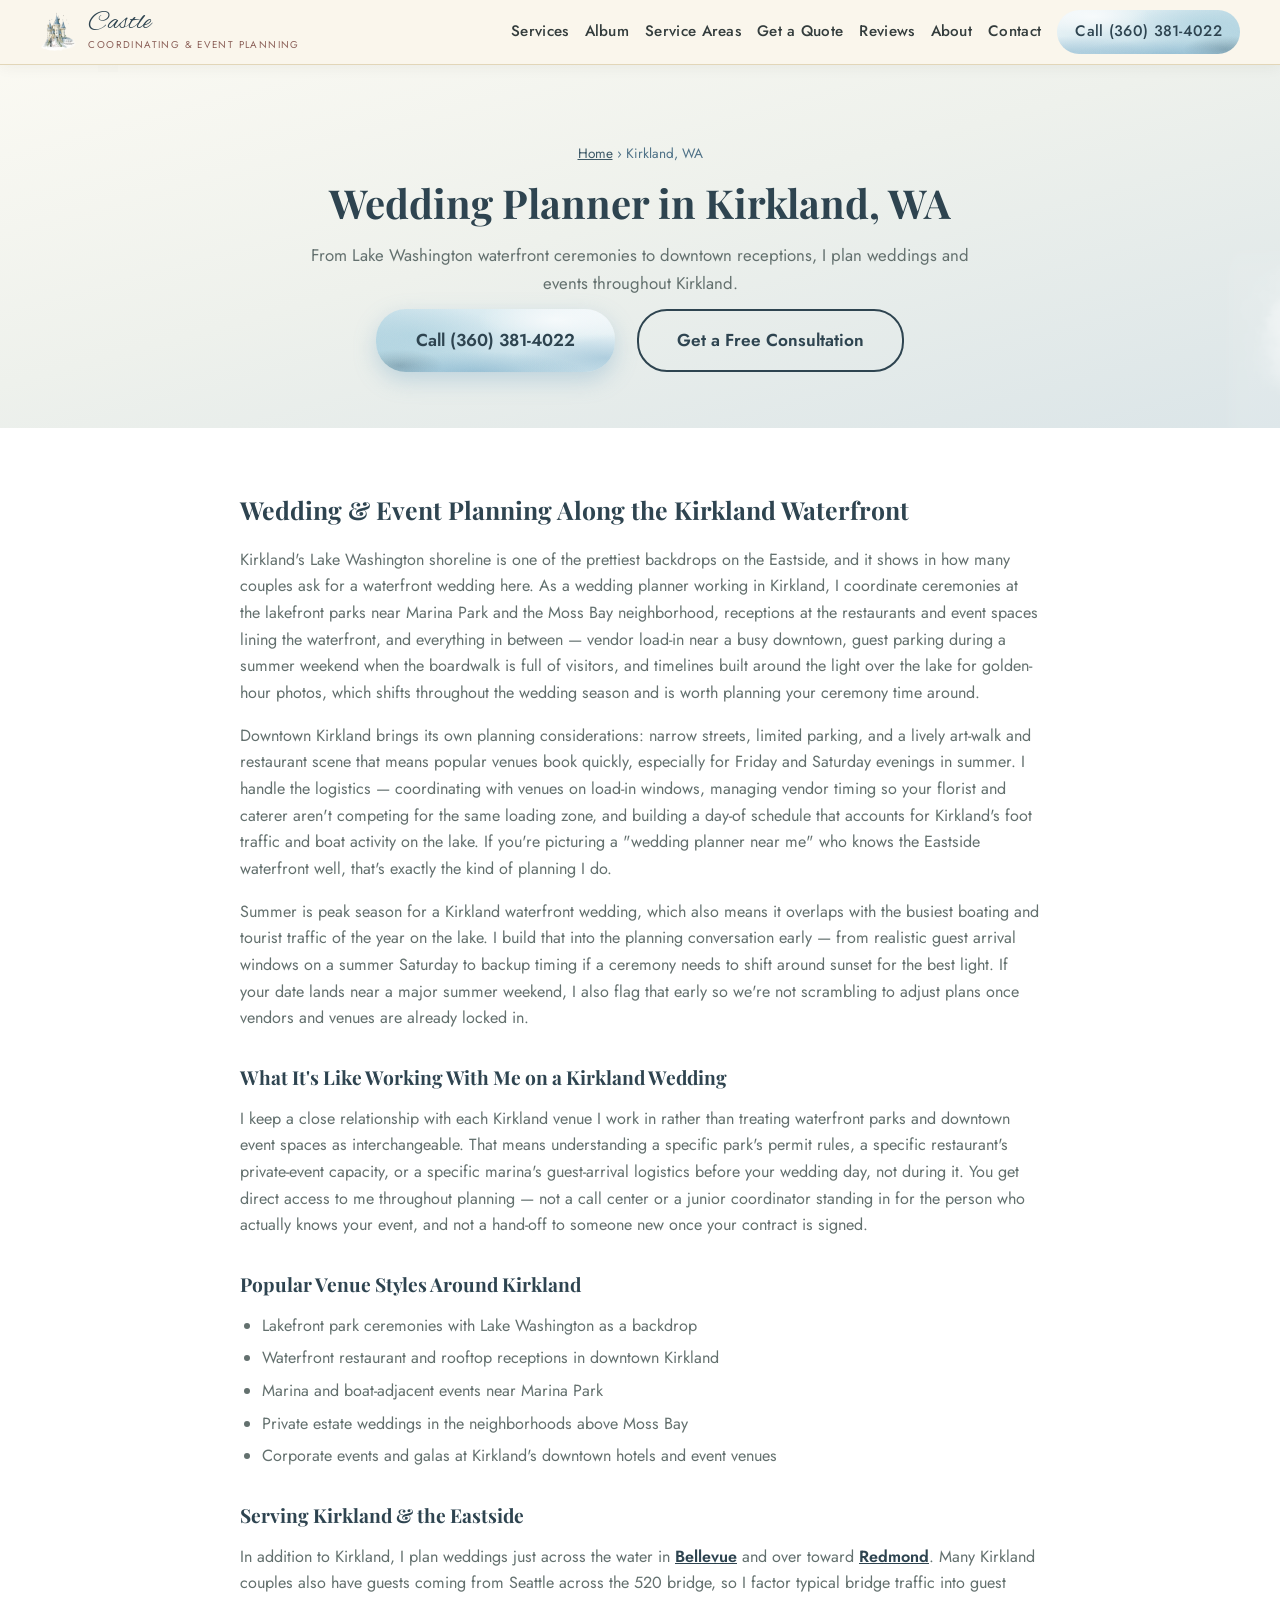
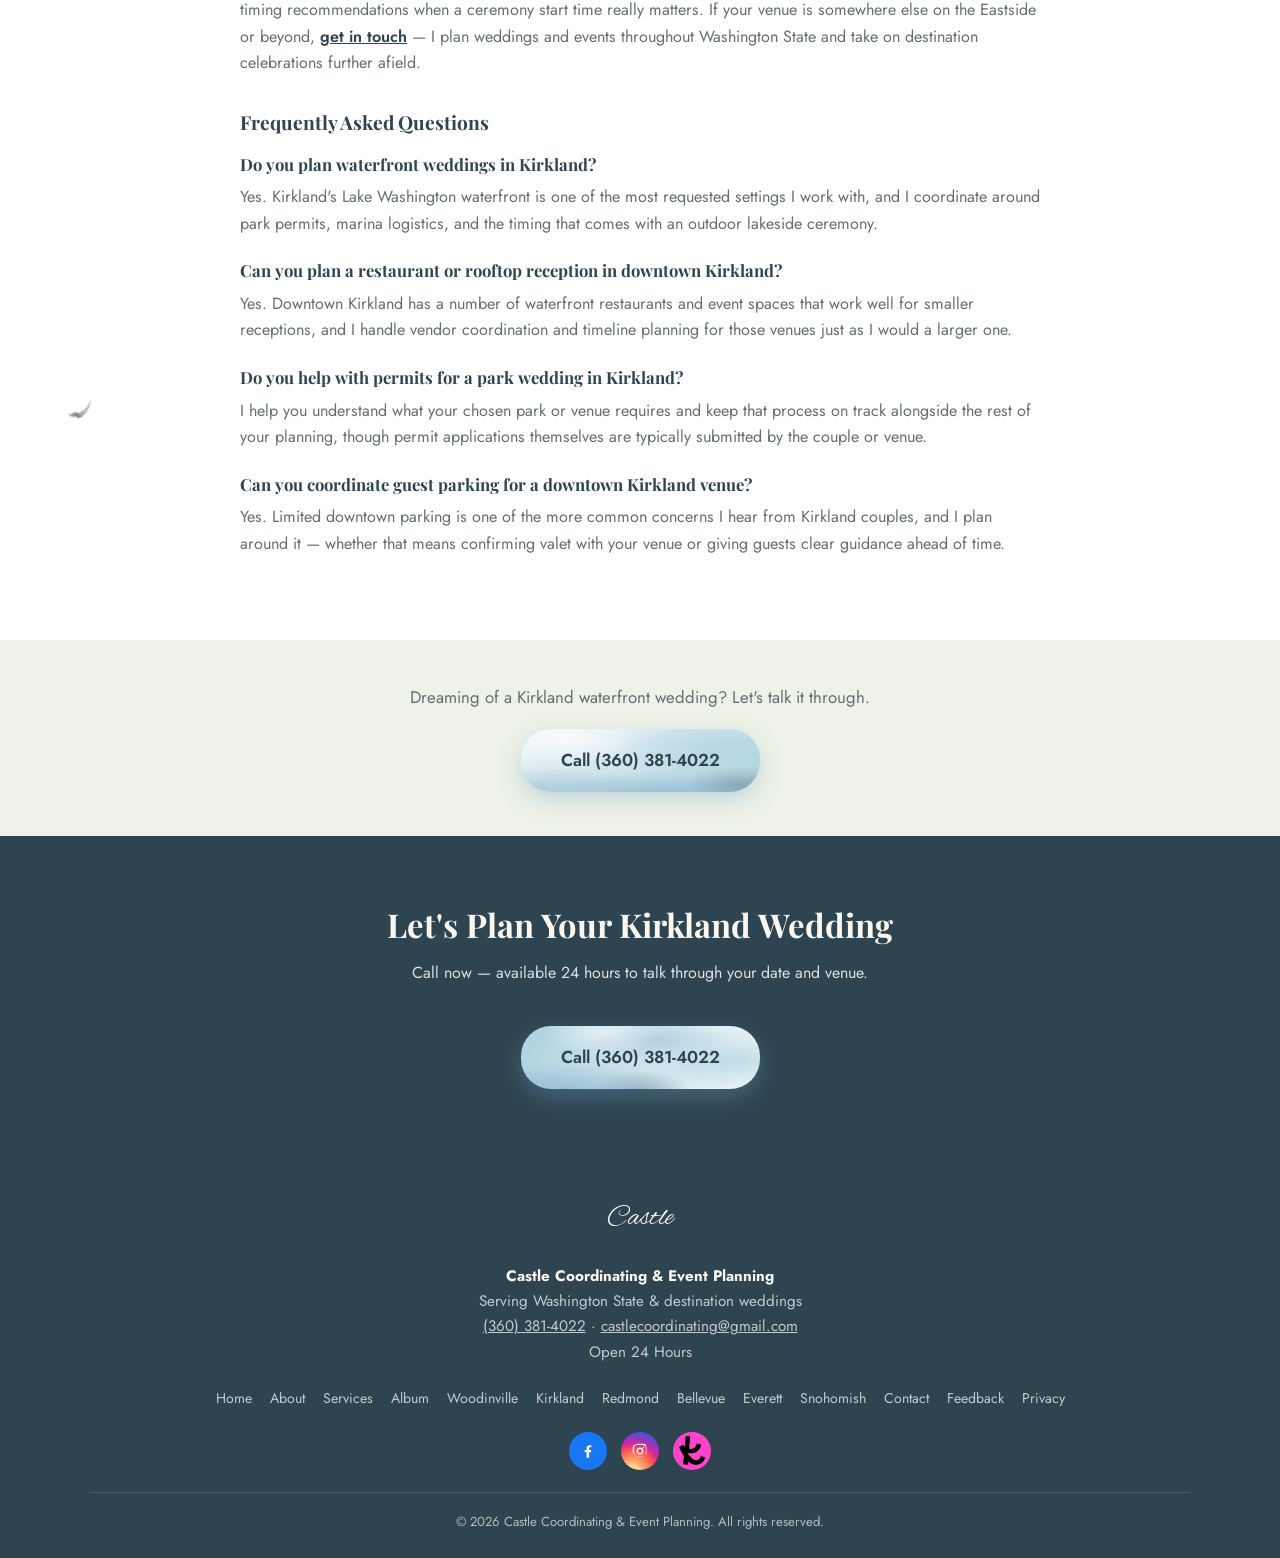
<file: wedding-planner-kirkland-wa.html>
<!DOCTYPE html>
<html lang="en">
<head>
<meta charset="UTF-8">
<meta name="viewport" content="width=device-width, initial-scale=1.0">

<script async src="https://www.googletagmanager.com/gtag/js?id=G-0M2VTC16CK"></script>
<script>
  window.dataLayer = window.dataLayer || [];
  function gtag(){dataLayer.push(arguments);}
  gtag('js', new Date());
  gtag('config', 'G-0M2VTC16CK');
</script>

<title>Wedding Planner in Kirkland, WA | Castle Coordinating</title>
<meta name="description" content="5-star rated wedding &amp; event planner serving Kirkland, WA — waterfront ceremonies, marina receptions, and Lake Washington views. Call (360) 381-4022.">
<link rel="canonical" href="https://castlecoordinating.com/wedding-planner-kirkland-wa.html">
<link rel="preconnect" href="https://fonts.googleapis.com">
<link rel="preconnect" href="https://fonts.gstatic.com" crossorigin>
<link href="https://fonts.googleapis.com/css2?family=Alex+Brush&family=Jost:wght@400;500;600&family=Playfair+Display:wght@600;700&display=swap" rel="stylesheet">

<meta property="og:type" content="website">
<meta property="og:site_name" content="Castle Coordinating &amp; Event Planning">
<meta property="og:title" content="Wedding Planner in Kirkland, WA | Castle Coordinating">
<meta property="og:description" content="5-star rated wedding &amp; event planner serving Kirkland, WA — waterfront ceremonies, marina receptions, and Lake Washington views.">
<meta property="og:url" content="https://castlecoordinating.com/wedding-planner-kirkland-wa.html">
<meta property="og:image" content="https://castlecoordinating.com/images/og-image.jpg">
<meta property="og:image:width" content="1200">
<meta property="og:image:height" content="630">
<meta property="og:image:alt" content="Castle Coordinating &amp; Event Planning logo: a watercolor castle with a bride and groom">
<meta property="og:locale" content="en_US">

<meta name="twitter:card" content="summary_large_image">
<meta name="twitter:title" content="Wedding Planner in Kirkland, WA">
<meta name="twitter:description" content="5-star rated wedding &amp; event planner serving Kirkland, WA and the Lake Washington waterfront.">
<meta name="twitter:image" content="https://castlecoordinating.com/images/og-image.jpg">
<meta name="twitter:image:alt" content="Castle Coordinating &amp; Event Planning logo: a watercolor castle with a bride and groom">

<link rel="icon" href="favicon.svg" type="image/svg+xml">
<link rel="icon" type="image/png" sizes="48x48" href="images/icons/favicon-48.png">
<link rel="apple-touch-icon" href="images/icons/apple-touch-icon.png">
<link rel="manifest" href="site.webmanifest">
<meta name="theme-color" content="#46596b">

<script type="application/ld+json">
{
  "@context": "https://schema.org",
  "@type": "ProfessionalService",
  "name": "Castle Coordinating & Event Planning",
  "image": "https://castlecoordinating.com/images/logo.webp",
  "telephone": "+1-360-381-4022",
  "logo": "https://castlecoordinating.com/images/logo.webp",
  "address": { "@type": "PostalAddress", "addressRegion": "WA", "addressCountry": "US" },
  "email": "castlecoordinating@gmail.com",
  "priceRange": "$$",
  "areaServed": { "@type": "City", "name": "Kirkland, WA" },
  "url": "https://castlecoordinating.com/wedding-planner-kirkland-wa.html",
  "description": "5-star rated wedding and event planner serving Kirkland, WA, including waterfront venues along Lake Washington and downtown Kirkland."
}
</script>
<script type="application/ld+json">
{
  "@context": "https://schema.org",
  "@type": "FAQPage",
  "mainEntity": [
    {
      "@type": "Question",
      "name": "Do you plan waterfront weddings in Kirkland?",
      "acceptedAnswer": { "@type": "Answer", "text": "Yes. Kirkland's Lake Washington waterfront is one of the most requested settings I work with, and I coordinate around park permits, marina logistics, and the timing that comes with an outdoor lakeside ceremony." }
    },
    {
      "@type": "Question",
      "name": "Can you plan a restaurant or rooftop reception in downtown Kirkland?",
      "acceptedAnswer": { "@type": "Answer", "text": "Yes. Downtown Kirkland has a number of waterfront restaurants and event spaces that work well for smaller receptions, and I handle vendor coordination and timeline planning for those venues just as I would a larger one." }
    },
    {
      "@type": "Question",
      "name": "Do you help with permits for a park wedding in Kirkland?",
      "acceptedAnswer": { "@type": "Answer", "text": "I help you understand what your chosen park or venue requires and keep that process on track alongside the rest of your planning, though permit applications themselves are typically submitted by the couple or venue." }
    },
    {
      "@type": "Question",
      "name": "Can you coordinate guest parking for a downtown Kirkland venue?",
      "acceptedAnswer": { "@type": "Answer", "text": "Yes. Limited downtown parking is one of the more common concerns I hear from Kirkland couples, and I plan around it — whether that means confirming valet with your venue or giving guests clear guidance ahead of time." }
    }
  ]
}
</script>
<link rel="stylesheet" href="css/main.css?v=20261107">
</head>
<body>

<header class="site-header">
  <div class="header-inner">
    <a href="/" class="brand">
      <img src="images/logo.webp" alt="Castle Coordinating & Event Planning logo" class="brand-logo-img" width="44" height="44" onerror="this.style.display='none';this.onerror=null;">
      <span>
        <span class="script">Castle</span>
        <span class="brand-sub">Coordinating &amp; Event Planning</span>
      </span>
    </a>
    <button class="nav-toggle" id="navToggle" aria-label="Toggle navigation" aria-expanded="false">&#9776;</button>
    <nav class="main-nav" id="mainNav">
      <a href="services.html">Services</a>
      <a href="album.html">Album</a>
      <a href="/#service-areas">Service Areas</a>
      <a href="/#estimate">Get a Quote</a>
      <a href="/#reviews">Reviews</a>
      <a href="about.html">About</a>
      <a href="contact.html">Contact</a>
      <a href="tel:+13603814022" class="call-btn" onclick="trackCall('header_phone_button')">Call (360) 381-4022</a>
    </nav>
  </div>
</header>

<main id="top">

  <section class="page-hero">
    <div class="bg-cloud bg-cloud-ph-d" aria-hidden="true"></div>
    <div class="bg-birds bg-flock-b" aria-hidden="true"></div>
    <div class="container">
      <p class="breadcrumb"><a href="/">Home</a> &rsaquo; Kirkland, WA</p>
      <h1>Wedding Planner in Kirkland, WA</h1>
      <p class="subhead">From Lake Washington waterfront ceremonies to downtown receptions, I plan weddings and events throughout Kirkland.</p>
      <div class="hero-ctas">
        <a href="tel:+13603814022" class="btn-primary" onclick="trackCall('location_page_phone_button')">Call (360) 381-4022</a>
        <a href="contact.html" class="btn-secondary">Get a Free Consultation</a>
      </div>
    </div>
  </section>

  <section class="content-section">
    <div class="bg-lbird lb-4 lb-p3" aria-hidden="true"></div>
    <div class="container">
      <h2>Wedding &amp; Event Planning Along the Kirkland Waterfront</h2>
      <p>Kirkland's Lake Washington shoreline is one of the prettiest backdrops on the Eastside, and it shows in how many couples ask for a waterfront wedding here. As a wedding planner working in Kirkland, I coordinate ceremonies at the lakefront parks near Marina Park and the Moss Bay neighborhood, receptions at the restaurants and event spaces lining the waterfront, and everything in between — vendor load-in near a busy downtown, guest parking during a summer weekend when the boardwalk is full of visitors, and timelines built around the light over the lake for golden-hour photos, which shifts throughout the wedding season and is worth planning your ceremony time around.</p>
      <p>Downtown Kirkland brings its own planning considerations: narrow streets, limited parking, and a lively art-walk and restaurant scene that means popular venues book quickly, especially for Friday and Saturday evenings in summer. I handle the logistics — coordinating with venues on load-in windows, managing vendor timing so your florist and caterer aren't competing for the same loading zone, and building a day-of schedule that accounts for Kirkland's foot traffic and boat activity on the lake. If you're picturing a "wedding planner near me" who knows the Eastside waterfront well, that's exactly the kind of planning I do.</p>
      <p>Summer is peak season for a Kirkland waterfront wedding, which also means it overlaps with the busiest boating and tourist traffic of the year on the lake. I build that into the planning conversation early — from realistic guest arrival windows on a summer Saturday to backup timing if a ceremony needs to shift around sunset for the best light. If your date lands near a major summer weekend, I also flag that early so we're not scrambling to adjust plans once vendors and venues are already locked in.</p>

      <h3>What It's Like Working With Me on a Kirkland Wedding</h3>
      <p>I keep a close relationship with each Kirkland venue I work in rather than treating waterfront parks and downtown event spaces as interchangeable. That means understanding a specific park's permit rules, a specific restaurant's private-event capacity, or a specific marina's guest-arrival logistics before your wedding day, not during it. You get direct access to me throughout planning — not a call center or a junior coordinator standing in for the person who actually knows your event, and not a hand-off to someone new once your contract is signed.</p>

      <h3>Popular Venue Styles Around Kirkland</h3>
      <ul>
        <li>Lakefront park ceremonies with Lake Washington as a backdrop</li>
        <li>Waterfront restaurant and rooftop receptions in downtown Kirkland</li>
        <li>Marina and boat-adjacent events near Marina Park</li>
        <li>Private estate weddings in the neighborhoods above Moss Bay</li>
        <li>Corporate events and galas at Kirkland's downtown hotels and event venues</li>
      </ul>

      <h3>Serving Kirkland &amp; the Eastside</h3>
      <p>In addition to Kirkland, I plan weddings just across the water in <a href="wedding-planner-bellevue-wa.html">Bellevue</a> and over toward <a href="wedding-planner-redmond-wa.html">Redmond</a>. Many Kirkland couples also have guests coming from Seattle across the 520 bridge, so I factor typical bridge traffic into guest timing recommendations when a ceremony start time really matters. If your venue is somewhere else on the Eastside or beyond, <a href="contact.html">get in touch</a> — I plan weddings and events throughout Washington State and take on destination celebrations further afield.</p>

      <h3>Frequently Asked Questions</h3>
      <div class="faq-item">
        <h4>Do you plan waterfront weddings in Kirkland?</h4>
        <p>Yes. Kirkland's Lake Washington waterfront is one of the most requested settings I work with, and I coordinate around park permits, marina logistics, and the timing that comes with an outdoor lakeside ceremony.</p>
      </div>
      <div class="faq-item">
        <h4>Can you plan a restaurant or rooftop reception in downtown Kirkland?</h4>
        <p>Yes. Downtown Kirkland has a number of waterfront restaurants and event spaces that work well for smaller receptions, and I handle vendor coordination and timeline planning for those venues just as I would a larger one.</p>
      </div>
      <div class="faq-item">
        <h4>Do you help with permits for a park wedding in Kirkland?</h4>
        <p>I help you understand what your chosen park or venue requires and keep that process on track alongside the rest of your planning, though permit applications themselves are typically submitted by the couple or venue.</p>
      </div>
      <div class="faq-item">
        <h4>Can you coordinate guest parking for a downtown Kirkland venue?</h4>
        <p>Yes. Limited downtown parking is one of the more common concerns I hear from Kirkland couples, and I plan around it — whether that means confirming valet with your venue or giving guests clear guidance ahead of time.</p>
      </div>
    </div>
  </section>

  <section class="mini-cta">
    <div class="container">
      <p>Dreaming of a Kirkland waterfront wedding? Let's talk it through.</p>
      <a href="tel:+13603814022" class="btn-primary" onclick="trackCall('location_mini_cta_phone_button')">Call (360) 381-4022</a>
    </div>
  </section>

  <section class="cta-section">
    <div class="container">
      <h2 class="section-title">Let's Plan Your Kirkland Wedding</h2>
      <p class="section-sub">Call now — available 24 hours to talk through your date and venue.</p>
      <a href="tel:+13603814022" class="btn-primary" onclick="trackCall('location_final_cta_phone_button')">Call (360) 381-4022</a>
    </div>
  </section>

</main>

<footer class="site-footer">
  <div class="footer-inner">
    <div class="footer-brand script">Castle</div>
    <div class="footer-nap">
      <strong>Castle Coordinating &amp; Event Planning</strong><br>
      Serving Washington State &amp; destination weddings<br>
      <a href="tel:+13603814022">(360) 381-4022</a> &middot; <a href="mailto:castlecoordinating@gmail.com">castlecoordinating@gmail.com</a><br>
      Open 24 Hours
    </div>

    <nav class="footer-sitemap" aria-label="Site links">
      <a href="/">Home</a>
      <a href="about.html">About</a>
      <a href="services.html">Services</a>
      <a href="album.html">Album</a>
      <a href="wedding-planner-woodinville-wa.html">Woodinville</a>
      <a href="wedding-planner-kirkland-wa.html">Kirkland</a>
      <a href="wedding-planner-redmond-wa.html">Redmond</a>
      <a href="wedding-planner-bellevue-wa.html">Bellevue</a>
      <a href="wedding-planner-everett-wa.html">Everett</a>
      <a href="wedding-planner-snohomish-wa.html">Snohomish</a>
      <a href="contact.html">Contact</a>
      <a href="feedback.html">Feedback</a>
      <a href="privacy.html">Privacy</a>
    </nav>

    <div class="social-icons">
      <a href="https://www.facebook.com/profile.php?id=61554140120634" target="_blank" rel="noopener" class="icon-fb" aria-label="Castle Coordinating on Facebook" onclick="trackOutbound('footer_facebook')">
        <svg viewBox="0 0 24 24"><path d="M13.5 21v-7.5h2.5l.4-3H13.5V8.5c0-.9.25-1.5 1.55-1.5H16.5V4.3C16.2 4.26 15.2 4.2 14 4.2c-2.4 0-4 1.46-4 4.15V10.5H7.5v3H10V21h3.5z"/></svg>
      </a>
      <a href="https://www.instagram.com/castleweddingcoordinating/" target="_blank" rel="noopener" class="icon-ig" aria-label="Castle Coordinating on Instagram" onclick="trackOutbound('footer_instagram')">
        <svg viewBox="0 0 24 24"><path d="M12 2.2c2.7 0 3 0 4.1.06 1.05.05 1.6.22 2 .37.5.19.86.42 1.24.8.38.38.61.74.8 1.24.15.4.32.95.37 2 .05 1.1.06 1.4.06 4.1s0 3-.06 4.1c-.05 1.05-.22 1.6-.37 2-.19.5-.42.86-.8 1.24-.38.38-.74.61-1.24.8-.4.15-.95.32-2 .37-1.1.05-1.4.06-4.1.06s-3 0-4.1-.06c-1.05-.05-1.6-.22-2-.37a3.3 3.3 0 0 1-1.24-.8 3.3 3.3 0 0 1-.8-1.24c-.15-.4-.32-.95-.37-2C2.2 15 2.2 14.7 2.2 12s0-3 .06-4.1c.05-1.05.22-1.6.37-2 .19-.5.42-.86.8-1.24.38-.38.74-.61 1.24-.8.4-.15.95-.32 2-.37C7.8 2.2 8.1 2.2 12 2.2zm0 1.8c-2.66 0-2.97 0-4.02.06-.87.04-1.34.18-1.66.3-.42.16-.72.36-1.03.67-.31.31-.5.6-.67 1.03-.12.32-.26.79-.3 1.66C4.26 8.53 4.26 8.84 4.26 12s0 2.97.06 4.02c.04.87.18 1.34.3 1.66.16.42.36.72.67 1.03.31.31.6.5 1.03.67.32.12.79.26 1.66.3 1.05.06 1.36.06 4.02.06s2.97 0 4.02-.06c.87-.04 1.34-.18 1.66-.3.42-.16.72-.36 1.03-.67.31-.31.5-.6.67-1.03.12-.32.26-.79.3-1.66.06-1.05.06-1.36.06-4.02s0-2.97-.06-4.02c-.04-.87-.18-1.34-.3-1.66a2.8 2.8 0 0 0-.67-1.03 2.8 2.8 0 0 0-1.03-.67c-.32-.12-.79-.26-1.66-.3C14.97 4 14.66 4 12 4zm0 3.4a4.6 4.6 0 1 1 0 9.2 4.6 4.6 0 0 1 0-9.2zm0 1.8a2.8 2.8 0 1 0 0 5.6 2.8 2.8 0 0 0 0-5.6zm5.85-2a1.08 1.08 0 1 1-2.16 0 1.08 1.08 0 0 1 2.16 0z"/></svg>
      </a>
      <a href="#" class="icon-knot" target="_blank" rel="noopener" aria-label="Castle Coordinating on The Knot" onclick="trackOutbound('footer_theknot')"></a>
    </div>

    <div class="footer-bottom">
      &copy; <span id="year"></span> Castle Coordinating &amp; Event Planning. All rights reserved.
    </div>
  </div>
</footer>

<script src="js/main.js?v=20261107"></script>
</body>
</html>
</file>
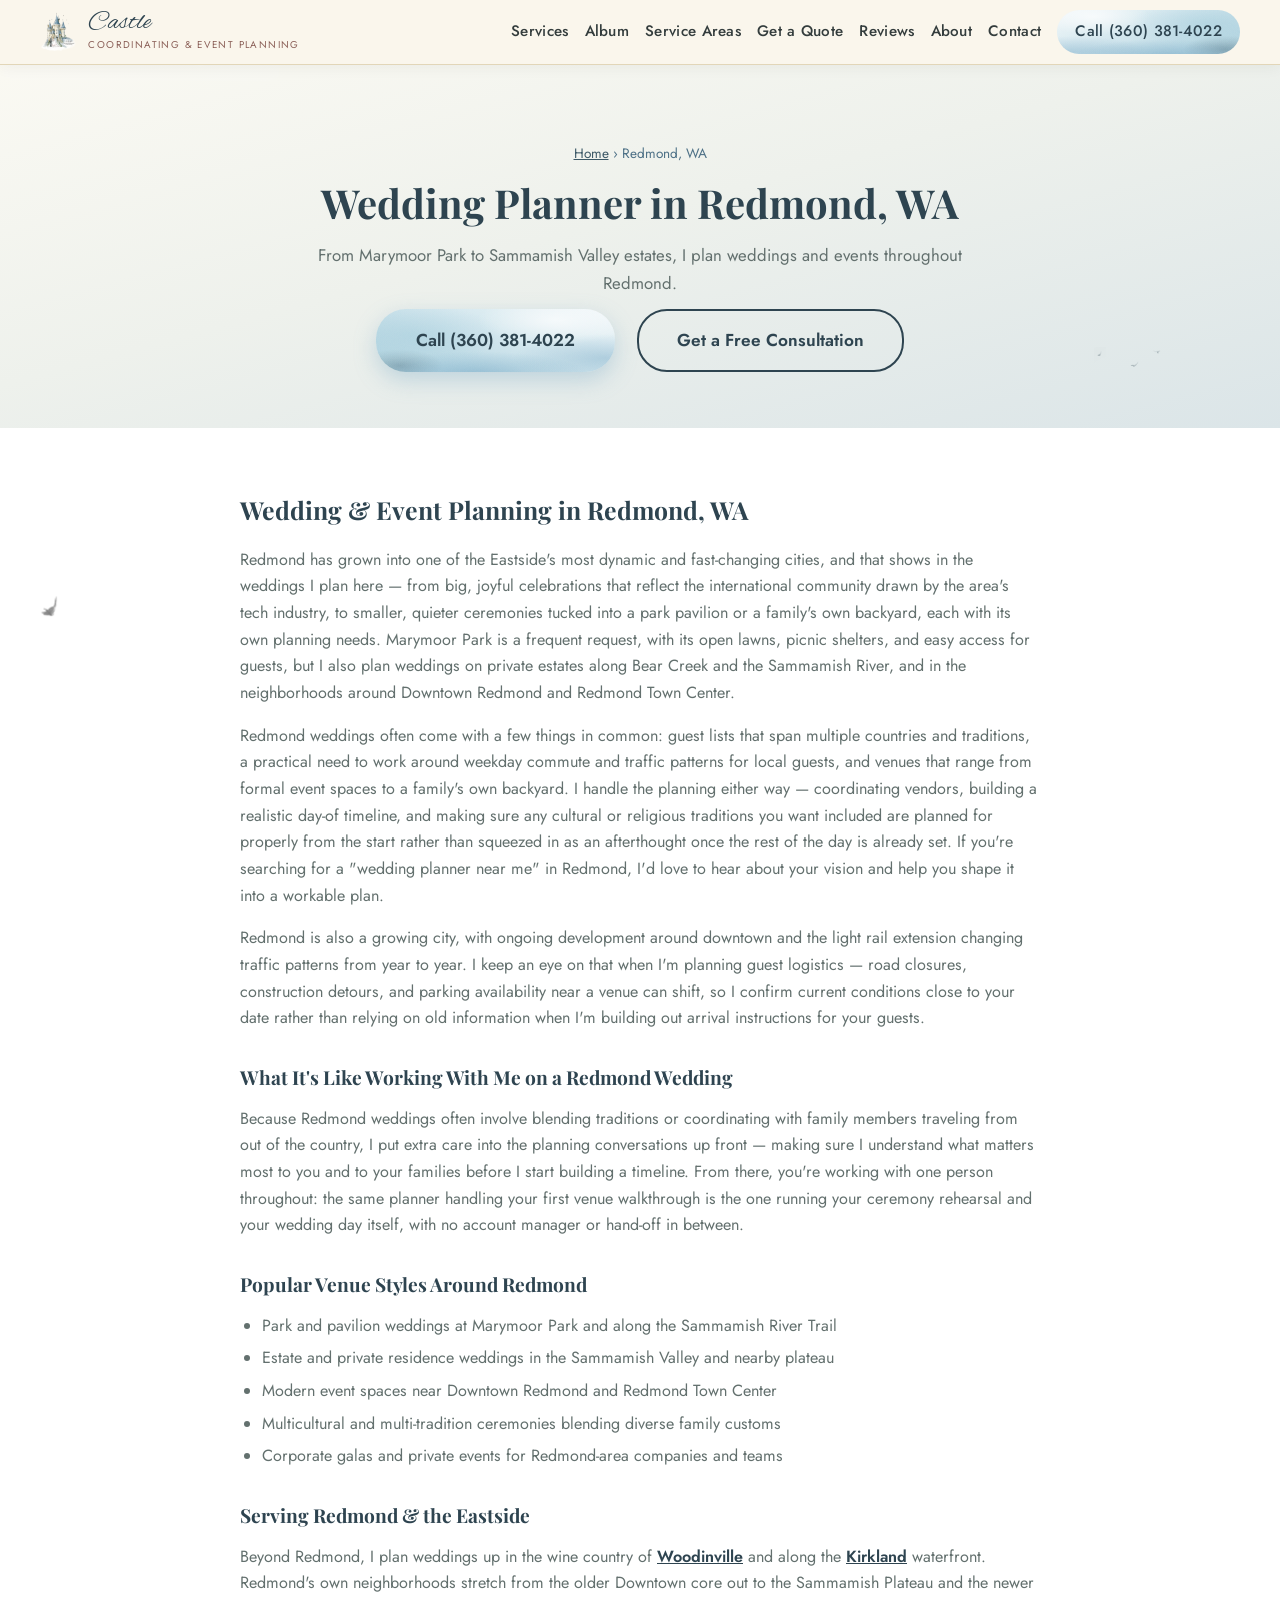
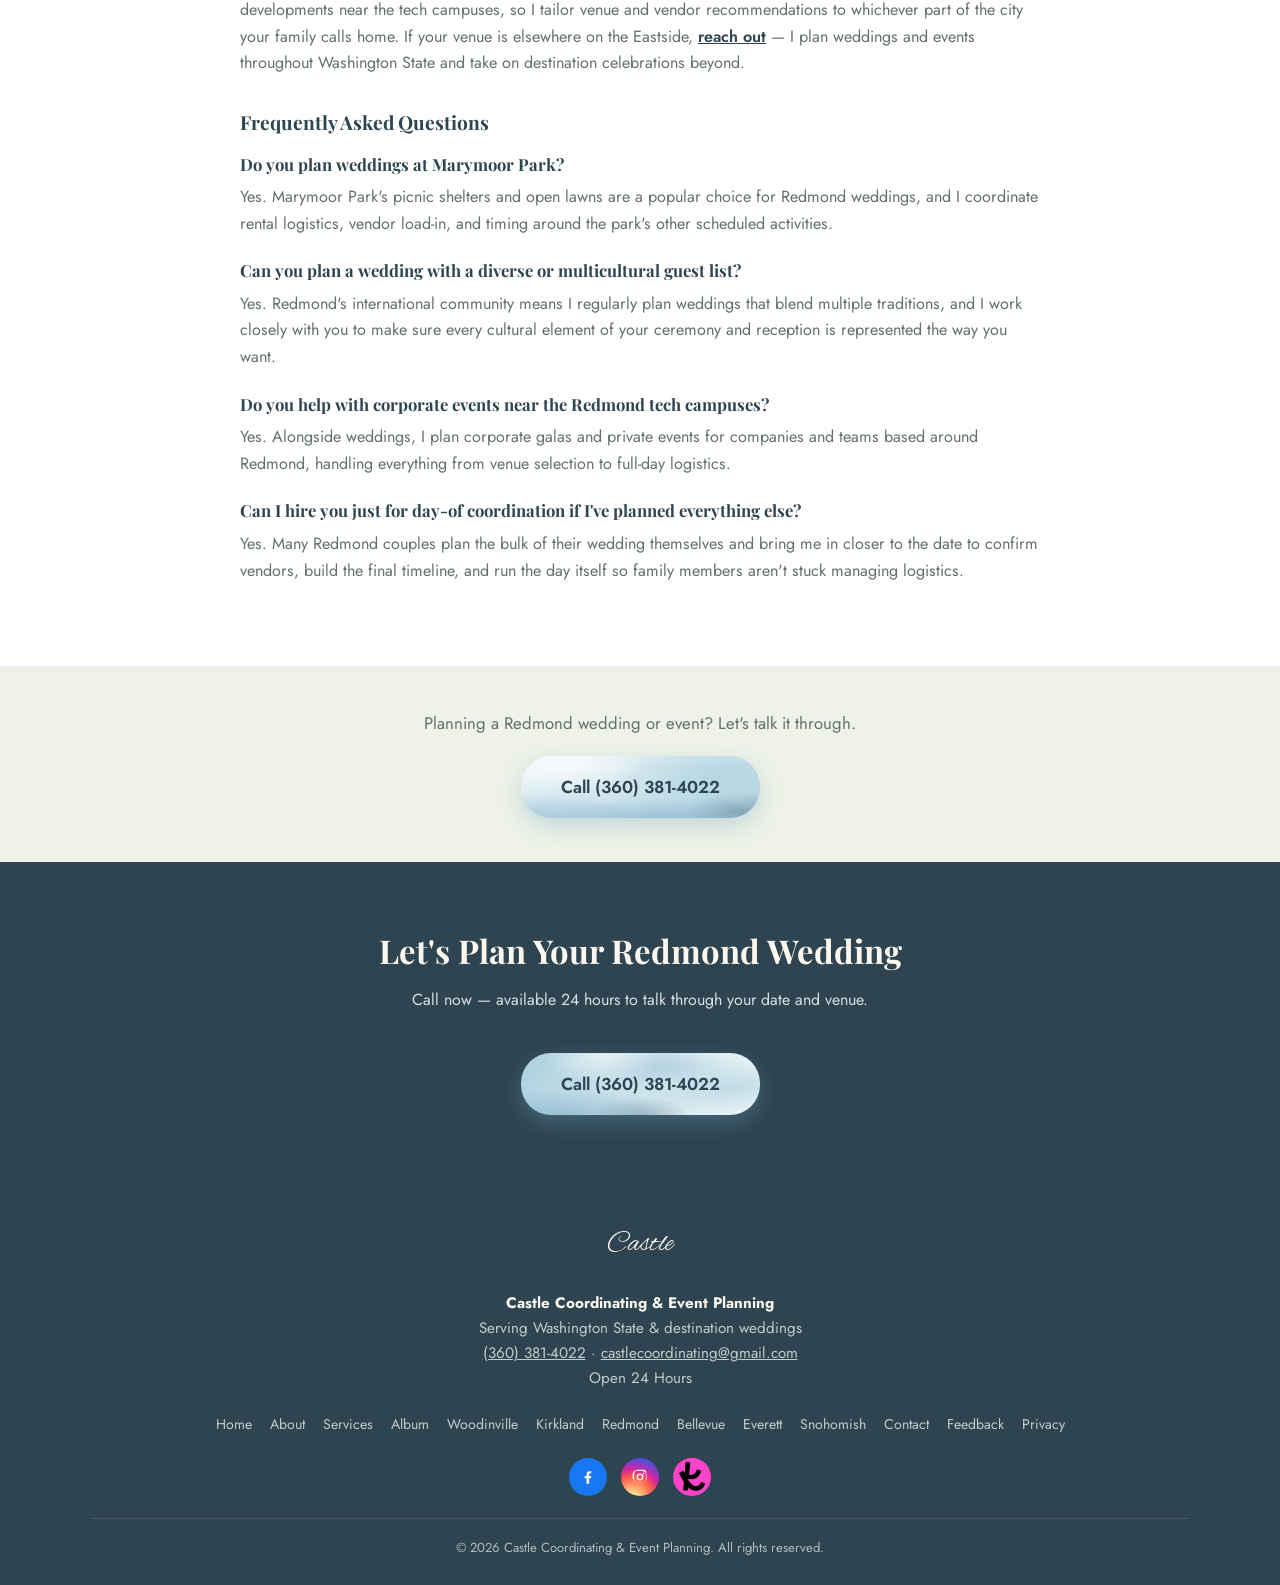
<file: wedding-planner-redmond-wa.html>
<!DOCTYPE html>
<html lang="en">
<head>
<meta charset="UTF-8">
<meta name="viewport" content="width=device-width, initial-scale=1.0">

<script async src="https://www.googletagmanager.com/gtag/js?id=G-0M2VTC16CK"></script>
<script>
  window.dataLayer = window.dataLayer || [];
  function gtag(){dataLayer.push(arguments);}
  gtag('js', new Date());
  gtag('config', 'G-0M2VTC16CK');
</script>

<title>Wedding Planner in Redmond, WA | Castle Coordinating</title>
<meta name="description" content="5-star rated wedding &amp; event planner serving Redmond, WA — park venues, Marymoor Park events, and Sammamish Valley celebrations. Call (360) 381-4022.">
<link rel="canonical" href="https://castlecoordinating.com/wedding-planner-redmond-wa.html">
<link rel="preconnect" href="https://fonts.googleapis.com">
<link rel="preconnect" href="https://fonts.gstatic.com" crossorigin>
<link href="https://fonts.googleapis.com/css2?family=Alex+Brush&family=Jost:wght@400;500;600&family=Playfair+Display:wght@600;700&display=swap" rel="stylesheet">

<meta property="og:type" content="website">
<meta property="og:site_name" content="Castle Coordinating &amp; Event Planning">
<meta property="og:title" content="Wedding Planner in Redmond, WA | Castle Coordinating">
<meta property="og:description" content="5-star rated wedding &amp; event planner serving Redmond, WA — park venues, Marymoor Park events, and Sammamish Valley celebrations.">
<meta property="og:url" content="https://castlecoordinating.com/wedding-planner-redmond-wa.html">
<meta property="og:image" content="https://castlecoordinating.com/images/og-image.jpg">
<meta property="og:image:width" content="1200">
<meta property="og:image:height" content="630">
<meta property="og:image:alt" content="Castle Coordinating &amp; Event Planning logo: a watercolor castle with a bride and groom">
<meta property="og:locale" content="en_US">

<meta name="twitter:card" content="summary_large_image">
<meta name="twitter:title" content="Wedding Planner in Redmond, WA">
<meta name="twitter:description" content="5-star rated wedding &amp; event planner serving Redmond, WA and the Sammamish Valley.">
<meta name="twitter:image" content="https://castlecoordinating.com/images/og-image.jpg">
<meta name="twitter:image:alt" content="Castle Coordinating &amp; Event Planning logo: a watercolor castle with a bride and groom">

<link rel="icon" href="favicon.svg" type="image/svg+xml">
<link rel="icon" type="image/png" sizes="48x48" href="images/icons/favicon-48.png">
<link rel="apple-touch-icon" href="images/icons/apple-touch-icon.png">
<link rel="manifest" href="site.webmanifest">
<meta name="theme-color" content="#46596b">

<script type="application/ld+json">
{
  "@context": "https://schema.org",
  "@type": "ProfessionalService",
  "name": "Castle Coordinating & Event Planning",
  "image": "https://castlecoordinating.com/images/logo.webp",
  "telephone": "+1-360-381-4022",
  "logo": "https://castlecoordinating.com/images/logo.webp",
  "address": { "@type": "PostalAddress", "addressRegion": "WA", "addressCountry": "US" },
  "email": "castlecoordinating@gmail.com",
  "priceRange": "$$",
  "areaServed": { "@type": "City", "name": "Redmond, WA" },
  "url": "https://castlecoordinating.com/wedding-planner-redmond-wa.html",
  "description": "5-star rated wedding and event planner serving Redmond, WA, including Marymoor Park and venues throughout the Sammamish Valley."
}
</script>
<script type="application/ld+json">
{
  "@context": "https://schema.org",
  "@type": "FAQPage",
  "mainEntity": [
    {
      "@type": "Question",
      "name": "Do you plan weddings at Marymoor Park?",
      "acceptedAnswer": { "@type": "Answer", "text": "Yes. Marymoor Park's picnic shelters and open lawns are a popular choice for Redmond weddings, and I coordinate rental logistics, vendor load-in, and timing around the park's other scheduled activities." }
    },
    {
      "@type": "Question",
      "name": "Can you plan a wedding with a diverse or multicultural guest list?",
      "acceptedAnswer": { "@type": "Answer", "text": "Yes. Redmond's international community means I regularly plan weddings that blend multiple traditions, and I work closely with you to make sure every cultural element of your ceremony and reception is represented the way you want." }
    },
    {
      "@type": "Question",
      "name": "Do you help with corporate events near the Redmond tech campuses?",
      "acceptedAnswer": { "@type": "Answer", "text": "Yes. Alongside weddings, I plan corporate galas and private events for companies and teams based around Redmond, handling everything from venue selection to full-day logistics." }
    },
    {
      "@type": "Question",
      "name": "Can I hire you just for day-of coordination if I've planned everything else?",
      "acceptedAnswer": { "@type": "Answer", "text": "Yes. Many Redmond couples plan the bulk of their wedding themselves and bring me in closer to the date to confirm vendors, build the final timeline, and run the day itself so family members aren't stuck managing logistics." }
    }
  ]
}
</script>
<link rel="stylesheet" href="css/main.css?v=20261107">
</head>
<body>

<header class="site-header">
  <div class="header-inner">
    <a href="/" class="brand">
      <img src="images/logo.webp" alt="Castle Coordinating & Event Planning logo" class="brand-logo-img" width="44" height="44" onerror="this.style.display='none';this.onerror=null;">
      <span>
        <span class="script">Castle</span>
        <span class="brand-sub">Coordinating &amp; Event Planning</span>
      </span>
    </a>
    <button class="nav-toggle" id="navToggle" aria-label="Toggle navigation" aria-expanded="false">&#9776;</button>
    <nav class="main-nav" id="mainNav">
      <a href="services.html">Services</a>
      <a href="album.html">Album</a>
      <a href="/#service-areas">Service Areas</a>
      <a href="/#estimate">Get a Quote</a>
      <a href="/#reviews">Reviews</a>
      <a href="about.html">About</a>
      <a href="contact.html">Contact</a>
      <a href="tel:+13603814022" class="call-btn" onclick="trackCall('header_phone_button')">Call (360) 381-4022</a>
    </nav>
  </div>
</header>

<main id="top">

  <section class="page-hero">
    <div class="bg-cloud bg-cloud-ph-a" aria-hidden="true"></div>
    <div class="bg-birds bg-flock-c" aria-hidden="true"></div>
    <div class="container">
      <p class="breadcrumb"><a href="/">Home</a> &rsaquo; Redmond, WA</p>
      <h1>Wedding Planner in Redmond, WA</h1>
      <p class="subhead">From Marymoor Park to Sammamish Valley estates, I plan weddings and events throughout Redmond.</p>
      <div class="hero-ctas">
        <a href="tel:+13603814022" class="btn-primary" onclick="trackCall('location_page_phone_button')">Call (360) 381-4022</a>
        <a href="contact.html" class="btn-secondary">Get a Free Consultation</a>
      </div>
    </div>
  </section>

  <section class="content-section">
    <div class="bg-lbird lb-1 lb-p1" aria-hidden="true"></div>
    <div class="container">
      <h2>Wedding &amp; Event Planning in Redmond, WA</h2>
      <p>Redmond has grown into one of the Eastside's most dynamic and fast-changing cities, and that shows in the weddings I plan here — from big, joyful celebrations that reflect the international community drawn by the area's tech industry, to smaller, quieter ceremonies tucked into a park pavilion or a family's own backyard, each with its own planning needs. Marymoor Park is a frequent request, with its open lawns, picnic shelters, and easy access for guests, but I also plan weddings on private estates along Bear Creek and the Sammamish River, and in the neighborhoods around Downtown Redmond and Redmond Town Center.</p>
      <p>Redmond weddings often come with a few things in common: guest lists that span multiple countries and traditions, a practical need to work around weekday commute and traffic patterns for local guests, and venues that range from formal event spaces to a family's own backyard. I handle the planning either way — coordinating vendors, building a realistic day-of timeline, and making sure any cultural or religious traditions you want included are planned for properly from the start rather than squeezed in as an afterthought once the rest of the day is already set. If you're searching for a "wedding planner near me" in Redmond, I'd love to hear about your vision and help you shape it into a workable plan.</p>
      <p>Redmond is also a growing city, with ongoing development around downtown and the light rail extension changing traffic patterns from year to year. I keep an eye on that when I'm planning guest logistics — road closures, construction detours, and parking availability near a venue can shift, so I confirm current conditions close to your date rather than relying on old information when I'm building out arrival instructions for your guests.</p>

      <h3>What It's Like Working With Me on a Redmond Wedding</h3>
      <p>Because Redmond weddings often involve blending traditions or coordinating with family members traveling from out of the country, I put extra care into the planning conversations up front — making sure I understand what matters most to you and to your families before I start building a timeline. From there, you're working with one person throughout: the same planner handling your first venue walkthrough is the one running your ceremony rehearsal and your wedding day itself, with no account manager or hand-off in between.</p>

      <h3>Popular Venue Styles Around Redmond</h3>
      <ul>
        <li>Park and pavilion weddings at Marymoor Park and along the Sammamish River Trail</li>
        <li>Estate and private residence weddings in the Sammamish Valley and nearby plateau</li>
        <li>Modern event spaces near Downtown Redmond and Redmond Town Center</li>
        <li>Multicultural and multi-tradition ceremonies blending diverse family customs</li>
        <li>Corporate galas and private events for Redmond-area companies and teams</li>
      </ul>

      <h3>Serving Redmond &amp; the Eastside</h3>
      <p>Beyond Redmond, I plan weddings up in the wine country of <a href="wedding-planner-woodinville-wa.html">Woodinville</a> and along the <a href="wedding-planner-kirkland-wa.html">Kirkland</a> waterfront. Redmond's own neighborhoods stretch from the older Downtown core out to the Sammamish Plateau and the newer developments near the tech campuses, so I tailor venue and vendor recommendations to whichever part of the city your family calls home. If your venue is elsewhere on the Eastside, <a href="contact.html">reach out</a> — I plan weddings and events throughout Washington State and take on destination celebrations beyond.</p>

      <h3>Frequently Asked Questions</h3>
      <div class="faq-item">
        <h4>Do you plan weddings at Marymoor Park?</h4>
        <p>Yes. Marymoor Park's picnic shelters and open lawns are a popular choice for Redmond weddings, and I coordinate rental logistics, vendor load-in, and timing around the park's other scheduled activities.</p>
      </div>
      <div class="faq-item">
        <h4>Can you plan a wedding with a diverse or multicultural guest list?</h4>
        <p>Yes. Redmond's international community means I regularly plan weddings that blend multiple traditions, and I work closely with you to make sure every cultural element of your ceremony and reception is represented the way you want.</p>
      </div>
      <div class="faq-item">
        <h4>Do you help with corporate events near the Redmond tech campuses?</h4>
        <p>Yes. Alongside weddings, I plan corporate galas and private events for companies and teams based around Redmond, handling everything from venue selection to full-day logistics.</p>
      </div>
      <div class="faq-item">
        <h4>Can I hire you just for day-of coordination if I've planned everything else?</h4>
        <p>Yes. Many Redmond couples plan the bulk of their wedding themselves and bring me in closer to the date to confirm vendors, build the final timeline, and run the day itself so family members aren't stuck managing logistics.</p>
      </div>
    </div>
  </section>

  <section class="mini-cta">
    <div class="container">
      <p>Planning a Redmond wedding or event? Let's talk it through.</p>
      <a href="tel:+13603814022" class="btn-primary" onclick="trackCall('location_mini_cta_phone_button')">Call (360) 381-4022</a>
    </div>
  </section>

  <section class="cta-section">
    <div class="container">
      <h2 class="section-title">Let's Plan Your Redmond Wedding</h2>
      <p class="section-sub">Call now — available 24 hours to talk through your date and venue.</p>
      <a href="tel:+13603814022" class="btn-primary" onclick="trackCall('location_final_cta_phone_button')">Call (360) 381-4022</a>
    </div>
  </section>

</main>

<footer class="site-footer">
  <div class="footer-inner">
    <div class="footer-brand script">Castle</div>
    <div class="footer-nap">
      <strong>Castle Coordinating &amp; Event Planning</strong><br>
      Serving Washington State &amp; destination weddings<br>
      <a href="tel:+13603814022">(360) 381-4022</a> &middot; <a href="mailto:castlecoordinating@gmail.com">castlecoordinating@gmail.com</a><br>
      Open 24 Hours
    </div>

    <nav class="footer-sitemap" aria-label="Site links">
      <a href="/">Home</a>
      <a href="about.html">About</a>
      <a href="services.html">Services</a>
      <a href="album.html">Album</a>
      <a href="wedding-planner-woodinville-wa.html">Woodinville</a>
      <a href="wedding-planner-kirkland-wa.html">Kirkland</a>
      <a href="wedding-planner-redmond-wa.html">Redmond</a>
      <a href="wedding-planner-bellevue-wa.html">Bellevue</a>
      <a href="wedding-planner-everett-wa.html">Everett</a>
      <a href="wedding-planner-snohomish-wa.html">Snohomish</a>
      <a href="contact.html">Contact</a>
      <a href="feedback.html">Feedback</a>
      <a href="privacy.html">Privacy</a>
    </nav>

    <div class="social-icons">
      <a href="https://www.facebook.com/profile.php?id=61554140120634" target="_blank" rel="noopener" class="icon-fb" aria-label="Castle Coordinating on Facebook" onclick="trackOutbound('footer_facebook')">
        <svg viewBox="0 0 24 24"><path d="M13.5 21v-7.5h2.5l.4-3H13.5V8.5c0-.9.25-1.5 1.55-1.5H16.5V4.3C16.2 4.26 15.2 4.2 14 4.2c-2.4 0-4 1.46-4 4.15V10.5H7.5v3H10V21h3.5z"/></svg>
      </a>
      <a href="https://www.instagram.com/castleweddingcoordinating/" target="_blank" rel="noopener" class="icon-ig" aria-label="Castle Coordinating on Instagram" onclick="trackOutbound('footer_instagram')">
        <svg viewBox="0 0 24 24"><path d="M12 2.2c2.7 0 3 0 4.1.06 1.05.05 1.6.22 2 .37.5.19.86.42 1.24.8.38.38.61.74.8 1.24.15.4.32.95.37 2 .05 1.1.06 1.4.06 4.1s0 3-.06 4.1c-.05 1.05-.22 1.6-.37 2-.19.5-.42.86-.8 1.24-.38.38-.74.61-1.24.8-.4.15-.95.32-2 .37-1.1.05-1.4.06-4.1.06s-3 0-4.1-.06c-1.05-.05-1.6-.22-2-.37a3.3 3.3 0 0 1-1.24-.8 3.3 3.3 0 0 1-.8-1.24c-.15-.4-.32-.95-.37-2C2.2 15 2.2 14.7 2.2 12s0-3 .06-4.1c.05-1.05.22-1.6.37-2 .19-.5.42-.86.8-1.24.38-.38.74-.61 1.24-.8.4-.15.95-.32 2-.37C7.8 2.2 8.1 2.2 12 2.2zm0 1.8c-2.66 0-2.97 0-4.02.06-.87.04-1.34.18-1.66.3-.42.16-.72.36-1.03.67-.31.31-.5.6-.67 1.03-.12.32-.26.79-.3 1.66C4.26 8.53 4.26 8.84 4.26 12s0 2.97.06 4.02c.04.87.18 1.34.3 1.66.16.42.36.72.67 1.03.31.31.6.5 1.03.67.32.12.79.26 1.66.3 1.05.06 1.36.06 4.02.06s2.97 0 4.02-.06c.87-.04 1.34-.18 1.66-.3.42-.16.72-.36 1.03-.67.31-.31.5-.6.67-1.03.12-.32.26-.79.3-1.66.06-1.05.06-1.36.06-4.02s0-2.97-.06-4.02c-.04-.87-.18-1.34-.3-1.66a2.8 2.8 0 0 0-.67-1.03 2.8 2.8 0 0 0-1.03-.67c-.32-.12-.79-.26-1.66-.3C14.97 4 14.66 4 12 4zm0 3.4a4.6 4.6 0 1 1 0 9.2 4.6 4.6 0 0 1 0-9.2zm0 1.8a2.8 2.8 0 1 0 0 5.6 2.8 2.8 0 0 0 0-5.6zm5.85-2a1.08 1.08 0 1 1-2.16 0 1.08 1.08 0 0 1 2.16 0z"/></svg>
      </a>
      <a href="#" class="icon-knot" target="_blank" rel="noopener" aria-label="Castle Coordinating on The Knot" onclick="trackOutbound('footer_theknot')"></a>
    </div>

    <div class="footer-bottom">
      &copy; <span id="year"></span> Castle Coordinating &amp; Event Planning. All rights reserved.
    </div>
  </div>
</footer>

<script src="js/main.js?v=20261107"></script>
</body>
</html>
</file>
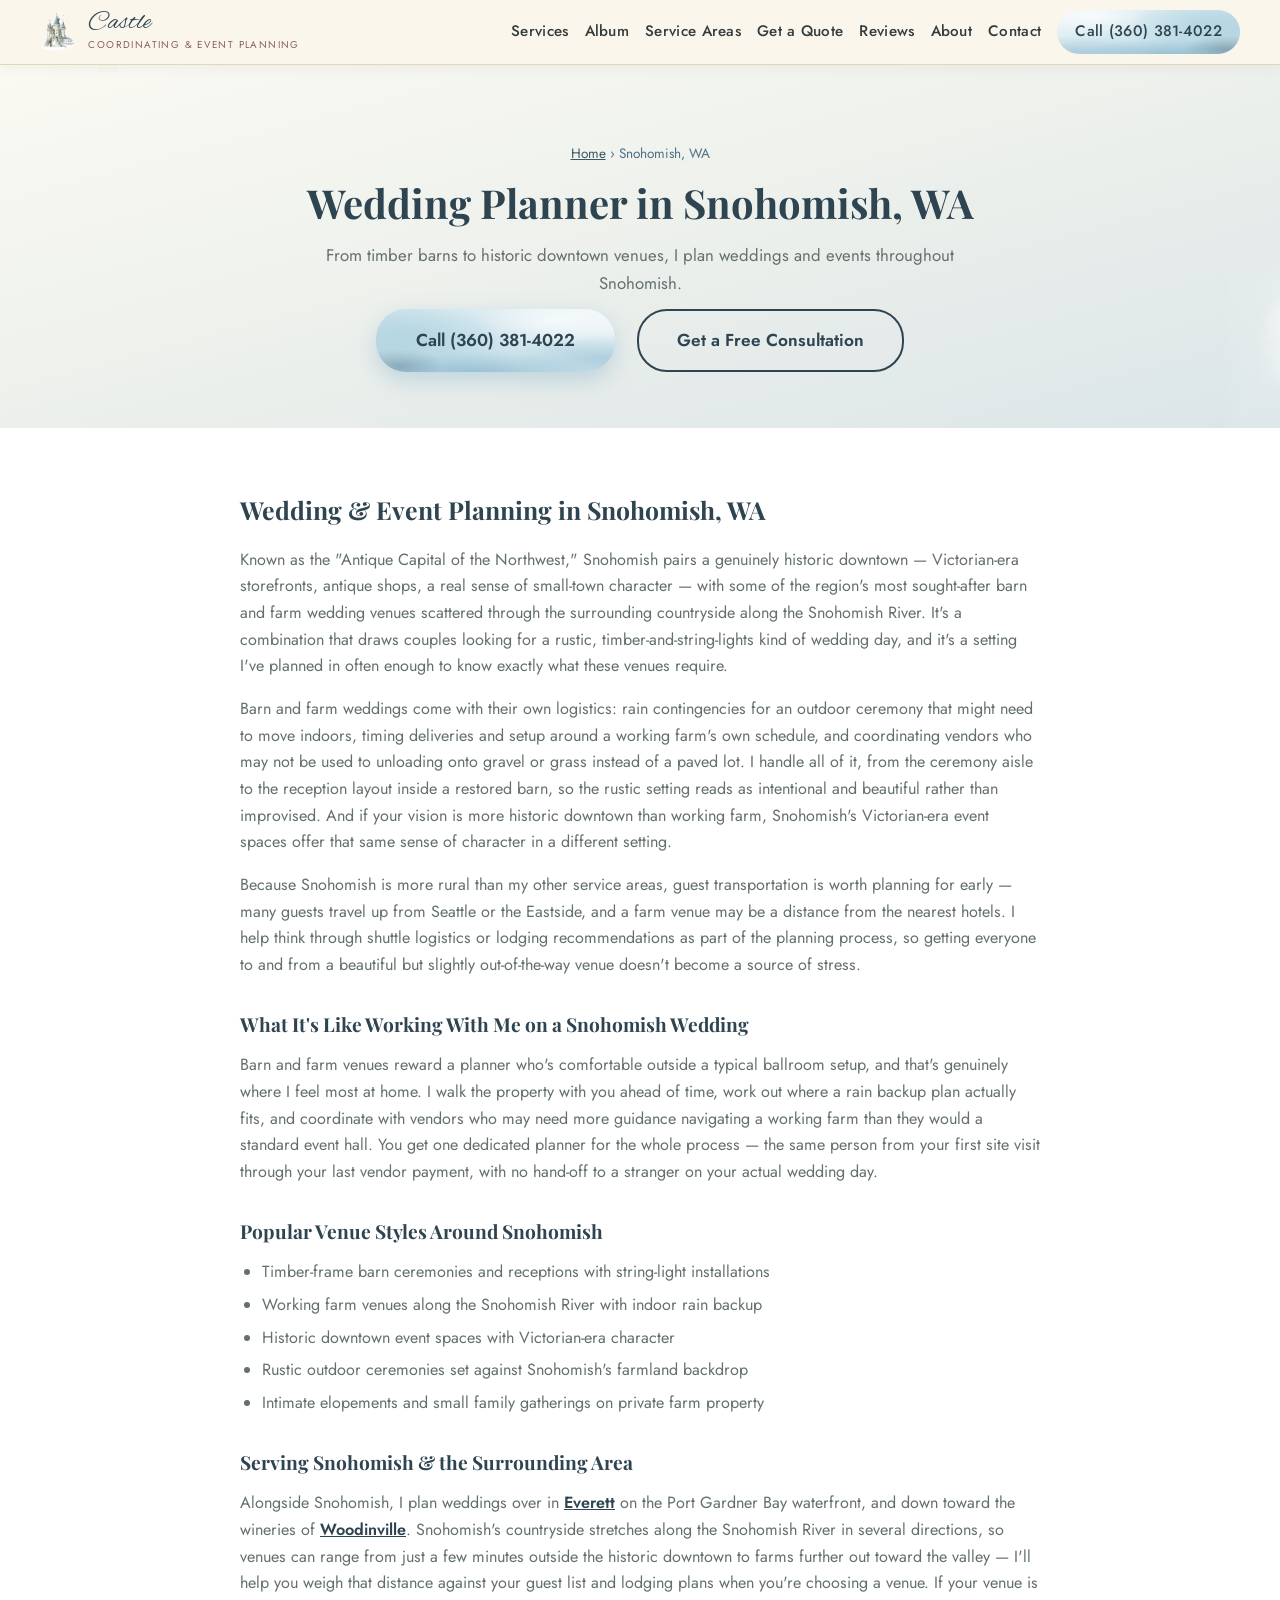
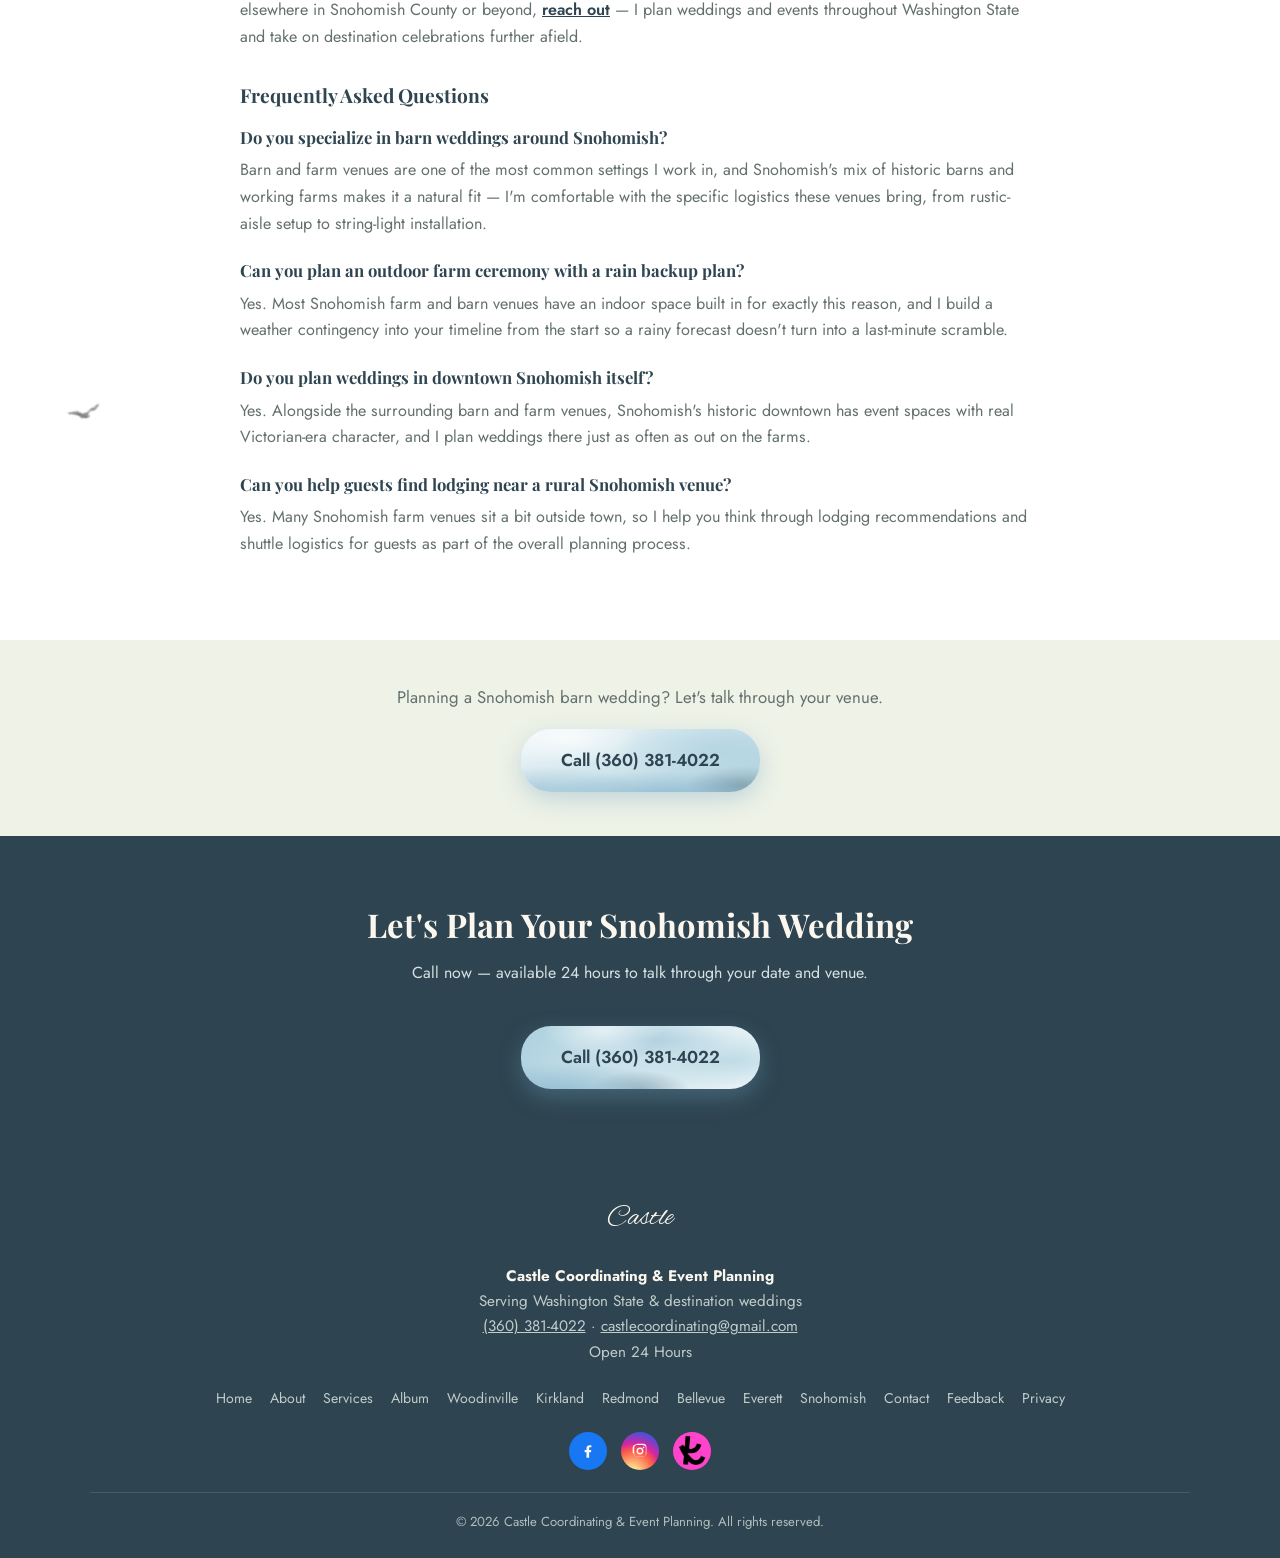
<file: wedding-planner-snohomish-wa.html>
<!DOCTYPE html>
<html lang="en">
<head>
<meta charset="UTF-8">
<meta name="viewport" content="width=device-width, initial-scale=1.0">

<script async src="https://www.googletagmanager.com/gtag/js?id=G-0M2VTC16CK"></script>
<script>
  window.dataLayer = window.dataLayer || [];
  function gtag(){dataLayer.push(arguments);}
  gtag('js', new Date());
  gtag('config', 'G-0M2VTC16CK');
</script>

<title>Wedding Planner in Snohomish, WA | Castle Coordinating</title>
<meta name="description" content="5-star rated wedding &amp; event planner serving Snohomish, WA — barn and farm weddings, historic downtown venues. Call (360) 381-4022, available 24/7.">
<link rel="canonical" href="https://castlecoordinating.com/wedding-planner-snohomish-wa.html">
<link rel="preconnect" href="https://fonts.googleapis.com">
<link rel="preconnect" href="https://fonts.gstatic.com" crossorigin>
<link href="https://fonts.googleapis.com/css2?family=Alex+Brush&family=Jost:wght@400;500;600&family=Playfair+Display:wght@600;700&display=swap" rel="stylesheet">

<meta property="og:type" content="website">
<meta property="og:site_name" content="Castle Coordinating &amp; Event Planning">
<meta property="og:title" content="Wedding Planner in Snohomish, WA | Castle Coordinating">
<meta property="og:description" content="5-star rated wedding &amp; event planner serving Snohomish, WA — barn and farm weddings, historic downtown venues.">
<meta property="og:url" content="https://castlecoordinating.com/wedding-planner-snohomish-wa.html">
<meta property="og:image" content="https://castlecoordinating.com/images/og-image.jpg">
<meta property="og:image:width" content="1200">
<meta property="og:image:height" content="630">
<meta property="og:image:alt" content="Castle Coordinating &amp; Event Planning logo: a watercolor castle with a bride and groom">
<meta property="og:locale" content="en_US">

<meta name="twitter:card" content="summary_large_image">
<meta name="twitter:title" content="Wedding Planner in Snohomish, WA">
<meta name="twitter:description" content="5-star rated wedding &amp; event planner serving Snohomish, WA, known for its barn and farm wedding venues.">
<meta name="twitter:image" content="https://castlecoordinating.com/images/og-image.jpg">
<meta name="twitter:image:alt" content="Castle Coordinating &amp; Event Planning logo: a watercolor castle with a bride and groom">

<link rel="icon" href="favicon.svg" type="image/svg+xml">
<link rel="icon" type="image/png" sizes="48x48" href="images/icons/favicon-48.png">
<link rel="apple-touch-icon" href="images/icons/apple-touch-icon.png">
<link rel="manifest" href="site.webmanifest">
<meta name="theme-color" content="#46596b">

<script type="application/ld+json">
{
  "@context": "https://schema.org",
  "@type": "ProfessionalService",
  "name": "Castle Coordinating & Event Planning",
  "image": "https://castlecoordinating.com/images/logo.webp",
  "telephone": "+1-360-381-4022",
  "logo": "https://castlecoordinating.com/images/logo.webp",
  "address": { "@type": "PostalAddress", "addressRegion": "WA", "addressCountry": "US" },
  "email": "castlecoordinating@gmail.com",
  "priceRange": "$$",
  "areaServed": { "@type": "City", "name": "Snohomish, WA" },
  "url": "https://castlecoordinating.com/wedding-planner-snohomish-wa.html",
  "description": "5-star rated wedding and event planner serving Snohomish, WA, including the area's well-known barn and farm wedding venues."
}
</script>
<script type="application/ld+json">
{
  "@context": "https://schema.org",
  "@type": "FAQPage",
  "mainEntity": [
    {
      "@type": "Question",
      "name": "Do you specialize in barn weddings around Snohomish?",
      "acceptedAnswer": { "@type": "Answer", "text": "Barn and farm venues are one of the most common settings I work in, and Snohomish's mix of historic barns and working farms makes it a natural fit — I'm comfortable with the specific logistics these venues bring, from rustic-aisle setup to string-light installation." }
    },
    {
      "@type": "Question",
      "name": "Can you plan an outdoor farm ceremony with a rain backup plan?",
      "acceptedAnswer": { "@type": "Answer", "text": "Yes. Most Snohomish farm and barn venues have an indoor space built in for exactly this reason, and I build a weather contingency into your timeline from the start so a rainy forecast doesn't turn into a last-minute scramble." }
    },
    {
      "@type": "Question",
      "name": "Do you plan weddings in downtown Snohomish itself?",
      "acceptedAnswer": { "@type": "Answer", "text": "Yes. Alongside the surrounding barn and farm venues, Snohomish's historic downtown has event spaces with real Victorian-era character, and I plan weddings there just as often as out on the farms." }
    },
    {
      "@type": "Question",
      "name": "Can you help guests find lodging near a rural Snohomish venue?",
      "acceptedAnswer": { "@type": "Answer", "text": "Yes. Many Snohomish farm venues sit a bit outside town, so I help you think through lodging recommendations and shuttle logistics for guests as part of the overall planning process." }
    }
  ]
}
</script>
<link rel="stylesheet" href="css/main.css?v=20261107">
</head>
<body>

<header class="site-header">
  <div class="header-inner">
    <a href="/" class="brand">
      <img src="images/logo.webp" alt="Castle Coordinating & Event Planning logo" class="brand-logo-img" width="44" height="44" onerror="this.style.display='none';this.onerror=null;">
      <span>
        <span class="script">Castle</span>
        <span class="brand-sub">Coordinating &amp; Event Planning</span>
      </span>
    </a>
    <button class="nav-toggle" id="navToggle" aria-label="Toggle navigation" aria-expanded="false">&#9776;</button>
    <nav class="main-nav" id="mainNav">
      <a href="services.html">Services</a>
      <a href="album.html">Album</a>
      <a href="/#service-areas">Service Areas</a>
      <a href="/#estimate">Get a Quote</a>
      <a href="/#reviews">Reviews</a>
      <a href="about.html">About</a>
      <a href="contact.html">Contact</a>
      <a href="tel:+13603814022" class="call-btn" onclick="trackCall('header_phone_button')">Call (360) 381-4022</a>
    </nav>
  </div>
</header>

<main id="top">

  <section class="page-hero">
    <div class="bg-cloud bg-cloud-ph-d" aria-hidden="true"></div>
    <div class="bg-birds bg-flock-b" aria-hidden="true"></div>
    <div class="container">
      <p class="breadcrumb"><a href="/">Home</a> &rsaquo; Snohomish, WA</p>
      <h1>Wedding Planner in Snohomish, WA</h1>
      <p class="subhead">From timber barns to historic downtown venues, I plan weddings and events throughout Snohomish.</p>
      <div class="hero-ctas">
        <a href="tel:+13603814022" class="btn-primary" onclick="trackCall('location_page_phone_button')">Call (360) 381-4022</a>
        <a href="contact.html" class="btn-secondary">Get a Free Consultation</a>
      </div>
    </div>
  </section>

  <section class="content-section">
    <div class="bg-lbird lb-2 lb-p3" aria-hidden="true"></div>
    <div class="container">
      <h2>Wedding &amp; Event Planning in Snohomish, WA</h2>
      <p>Known as the "Antique Capital of the Northwest," Snohomish pairs a genuinely historic downtown — Victorian-era storefronts, antique shops, a real sense of small-town character — with some of the region's most sought-after barn and farm wedding venues scattered through the surrounding countryside along the Snohomish River. It's a combination that draws couples looking for a rustic, timber-and-string-lights kind of wedding day, and it's a setting I've planned in often enough to know exactly what these venues require.</p>
      <p>Barn and farm weddings come with their own logistics: rain contingencies for an outdoor ceremony that might need to move indoors, timing deliveries and setup around a working farm's own schedule, and coordinating vendors who may not be used to unloading onto gravel or grass instead of a paved lot. I handle all of it, from the ceremony aisle to the reception layout inside a restored barn, so the rustic setting reads as intentional and beautiful rather than improvised. And if your vision is more historic downtown than working farm, Snohomish's Victorian-era event spaces offer that same sense of character in a different setting.</p>
      <p>Because Snohomish is more rural than my other service areas, guest transportation is worth planning for early — many guests travel up from Seattle or the Eastside, and a farm venue may be a distance from the nearest hotels. I help think through shuttle logistics or lodging recommendations as part of the planning process, so getting everyone to and from a beautiful but slightly out-of-the-way venue doesn't become a source of stress.</p>

      <h3>What It's Like Working With Me on a Snohomish Wedding</h3>
      <p>Barn and farm venues reward a planner who's comfortable outside a typical ballroom setup, and that's genuinely where I feel most at home. I walk the property with you ahead of time, work out where a rain backup plan actually fits, and coordinate with vendors who may need more guidance navigating a working farm than they would a standard event hall. You get one dedicated planner for the whole process — the same person from your first site visit through your last vendor payment, with no hand-off to a stranger on your actual wedding day.</p>

      <h3>Popular Venue Styles Around Snohomish</h3>
      <ul>
        <li>Timber-frame barn ceremonies and receptions with string-light installations</li>
        <li>Working farm venues along the Snohomish River with indoor rain backup</li>
        <li>Historic downtown event spaces with Victorian-era character</li>
        <li>Rustic outdoor ceremonies set against Snohomish's farmland backdrop</li>
        <li>Intimate elopements and small family gatherings on private farm property</li>
      </ul>

      <h3>Serving Snohomish &amp; the Surrounding Area</h3>
      <p>Alongside Snohomish, I plan weddings over in <a href="wedding-planner-everett-wa.html">Everett</a> on the Port Gardner Bay waterfront, and down toward the wineries of <a href="wedding-planner-woodinville-wa.html">Woodinville</a>. Snohomish's countryside stretches along the Snohomish River in several directions, so venues can range from just a few minutes outside the historic downtown to farms further out toward the valley — I'll help you weigh that distance against your guest list and lodging plans when you're choosing a venue. If your venue is elsewhere in Snohomish County or beyond, <a href="contact.html">reach out</a> — I plan weddings and events throughout Washington State and take on destination celebrations further afield.</p>

      <h3>Frequently Asked Questions</h3>
      <div class="faq-item">
        <h4>Do you specialize in barn weddings around Snohomish?</h4>
        <p>Barn and farm venues are one of the most common settings I work in, and Snohomish's mix of historic barns and working farms makes it a natural fit — I'm comfortable with the specific logistics these venues bring, from rustic-aisle setup to string-light installation.</p>
      </div>
      <div class="faq-item">
        <h4>Can you plan an outdoor farm ceremony with a rain backup plan?</h4>
        <p>Yes. Most Snohomish farm and barn venues have an indoor space built in for exactly this reason, and I build a weather contingency into your timeline from the start so a rainy forecast doesn't turn into a last-minute scramble.</p>
      </div>
      <div class="faq-item">
        <h4>Do you plan weddings in downtown Snohomish itself?</h4>
        <p>Yes. Alongside the surrounding barn and farm venues, Snohomish's historic downtown has event spaces with real Victorian-era character, and I plan weddings there just as often as out on the farms.</p>
      </div>
      <div class="faq-item">
        <h4>Can you help guests find lodging near a rural Snohomish venue?</h4>
        <p>Yes. Many Snohomish farm venues sit a bit outside town, so I help you think through lodging recommendations and shuttle logistics for guests as part of the overall planning process.</p>
      </div>
    </div>
  </section>

  <section class="mini-cta">
    <div class="container">
      <p>Planning a Snohomish barn wedding? Let's talk through your venue.</p>
      <a href="tel:+13603814022" class="btn-primary" onclick="trackCall('location_mini_cta_phone_button')">Call (360) 381-4022</a>
    </div>
  </section>

  <section class="cta-section">
    <div class="container">
      <h2 class="section-title">Let's Plan Your Snohomish Wedding</h2>
      <p class="section-sub">Call now — available 24 hours to talk through your date and venue.</p>
      <a href="tel:+13603814022" class="btn-primary" onclick="trackCall('location_final_cta_phone_button')">Call (360) 381-4022</a>
    </div>
  </section>

</main>

<footer class="site-footer">
  <div class="footer-inner">
    <div class="footer-brand script">Castle</div>
    <div class="footer-nap">
      <strong>Castle Coordinating &amp; Event Planning</strong><br>
      Serving Washington State &amp; destination weddings<br>
      <a href="tel:+13603814022">(360) 381-4022</a> &middot; <a href="mailto:castlecoordinating@gmail.com">castlecoordinating@gmail.com</a><br>
      Open 24 Hours
    </div>

    <nav class="footer-sitemap" aria-label="Site links">
      <a href="/">Home</a>
      <a href="about.html">About</a>
      <a href="services.html">Services</a>
      <a href="album.html">Album</a>
      <a href="wedding-planner-woodinville-wa.html">Woodinville</a>
      <a href="wedding-planner-kirkland-wa.html">Kirkland</a>
      <a href="wedding-planner-redmond-wa.html">Redmond</a>
      <a href="wedding-planner-bellevue-wa.html">Bellevue</a>
      <a href="wedding-planner-everett-wa.html">Everett</a>
      <a href="wedding-planner-snohomish-wa.html">Snohomish</a>
      <a href="contact.html">Contact</a>
      <a href="feedback.html">Feedback</a>
      <a href="privacy.html">Privacy</a>
    </nav>

    <div class="social-icons">
      <a href="https://www.facebook.com/profile.php?id=61554140120634" target="_blank" rel="noopener" class="icon-fb" aria-label="Castle Coordinating on Facebook" onclick="trackOutbound('footer_facebook')">
        <svg viewBox="0 0 24 24"><path d="M13.5 21v-7.5h2.5l.4-3H13.5V8.5c0-.9.25-1.5 1.55-1.5H16.5V4.3C16.2 4.26 15.2 4.2 14 4.2c-2.4 0-4 1.46-4 4.15V10.5H7.5v3H10V21h3.5z"/></svg>
      </a>
      <a href="https://www.instagram.com/castleweddingcoordinating/" target="_blank" rel="noopener" class="icon-ig" aria-label="Castle Coordinating on Instagram" onclick="trackOutbound('footer_instagram')">
        <svg viewBox="0 0 24 24"><path d="M12 2.2c2.7 0 3 0 4.1.06 1.05.05 1.6.22 2 .37.5.19.86.42 1.24.8.38.38.61.74.8 1.24.15.4.32.95.37 2 .05 1.1.06 1.4.06 4.1s0 3-.06 4.1c-.05 1.05-.22 1.6-.37 2-.19.5-.42.86-.8 1.24-.38.38-.74.61-1.24.8-.4.15-.95.32-2 .37-1.1.05-1.4.06-4.1.06s-3 0-4.1-.06c-1.05-.05-1.6-.22-2-.37a3.3 3.3 0 0 1-1.24-.8 3.3 3.3 0 0 1-.8-1.24c-.15-.4-.32-.95-.37-2C2.2 15 2.2 14.7 2.2 12s0-3 .06-4.1c.05-1.05.22-1.6.37-2 .19-.5.42-.86.8-1.24.38-.38.74-.61 1.24-.8.4-.15.95-.32 2-.37C7.8 2.2 8.1 2.2 12 2.2zm0 1.8c-2.66 0-2.97 0-4.02.06-.87.04-1.34.18-1.66.3-.42.16-.72.36-1.03.67-.31.31-.5.6-.67 1.03-.12.32-.26.79-.3 1.66C4.26 8.53 4.26 8.84 4.26 12s0 2.97.06 4.02c.04.87.18 1.34.3 1.66.16.42.36.72.67 1.03.31.31.6.5 1.03.67.32.12.79.26 1.66.3 1.05.06 1.36.06 4.02.06s2.97 0 4.02-.06c.87-.04 1.34-.18 1.66-.3.42-.16.72-.36 1.03-.67.31-.31.5-.6.67-1.03.12-.32.26-.79.3-1.66.06-1.05.06-1.36.06-4.02s0-2.97-.06-4.02c-.04-.87-.18-1.34-.3-1.66a2.8 2.8 0 0 0-.67-1.03 2.8 2.8 0 0 0-1.03-.67c-.32-.12-.79-.26-1.66-.3C14.97 4 14.66 4 12 4zm0 3.4a4.6 4.6 0 1 1 0 9.2 4.6 4.6 0 0 1 0-9.2zm0 1.8a2.8 2.8 0 1 0 0 5.6 2.8 2.8 0 0 0 0-5.6zm5.85-2a1.08 1.08 0 1 1-2.16 0 1.08 1.08 0 0 1 2.16 0z"/></svg>
      </a>
      <a href="#" class="icon-knot" target="_blank" rel="noopener" aria-label="Castle Coordinating on The Knot" onclick="trackOutbound('footer_theknot')"></a>
    </div>

    <div class="footer-bottom">
      &copy; <span id="year"></span> Castle Coordinating &amp; Event Planning. All rights reserved.
    </div>
  </div>
</footer>

<script src="js/main.js?v=20261107"></script>
</body>
</html>
</file>
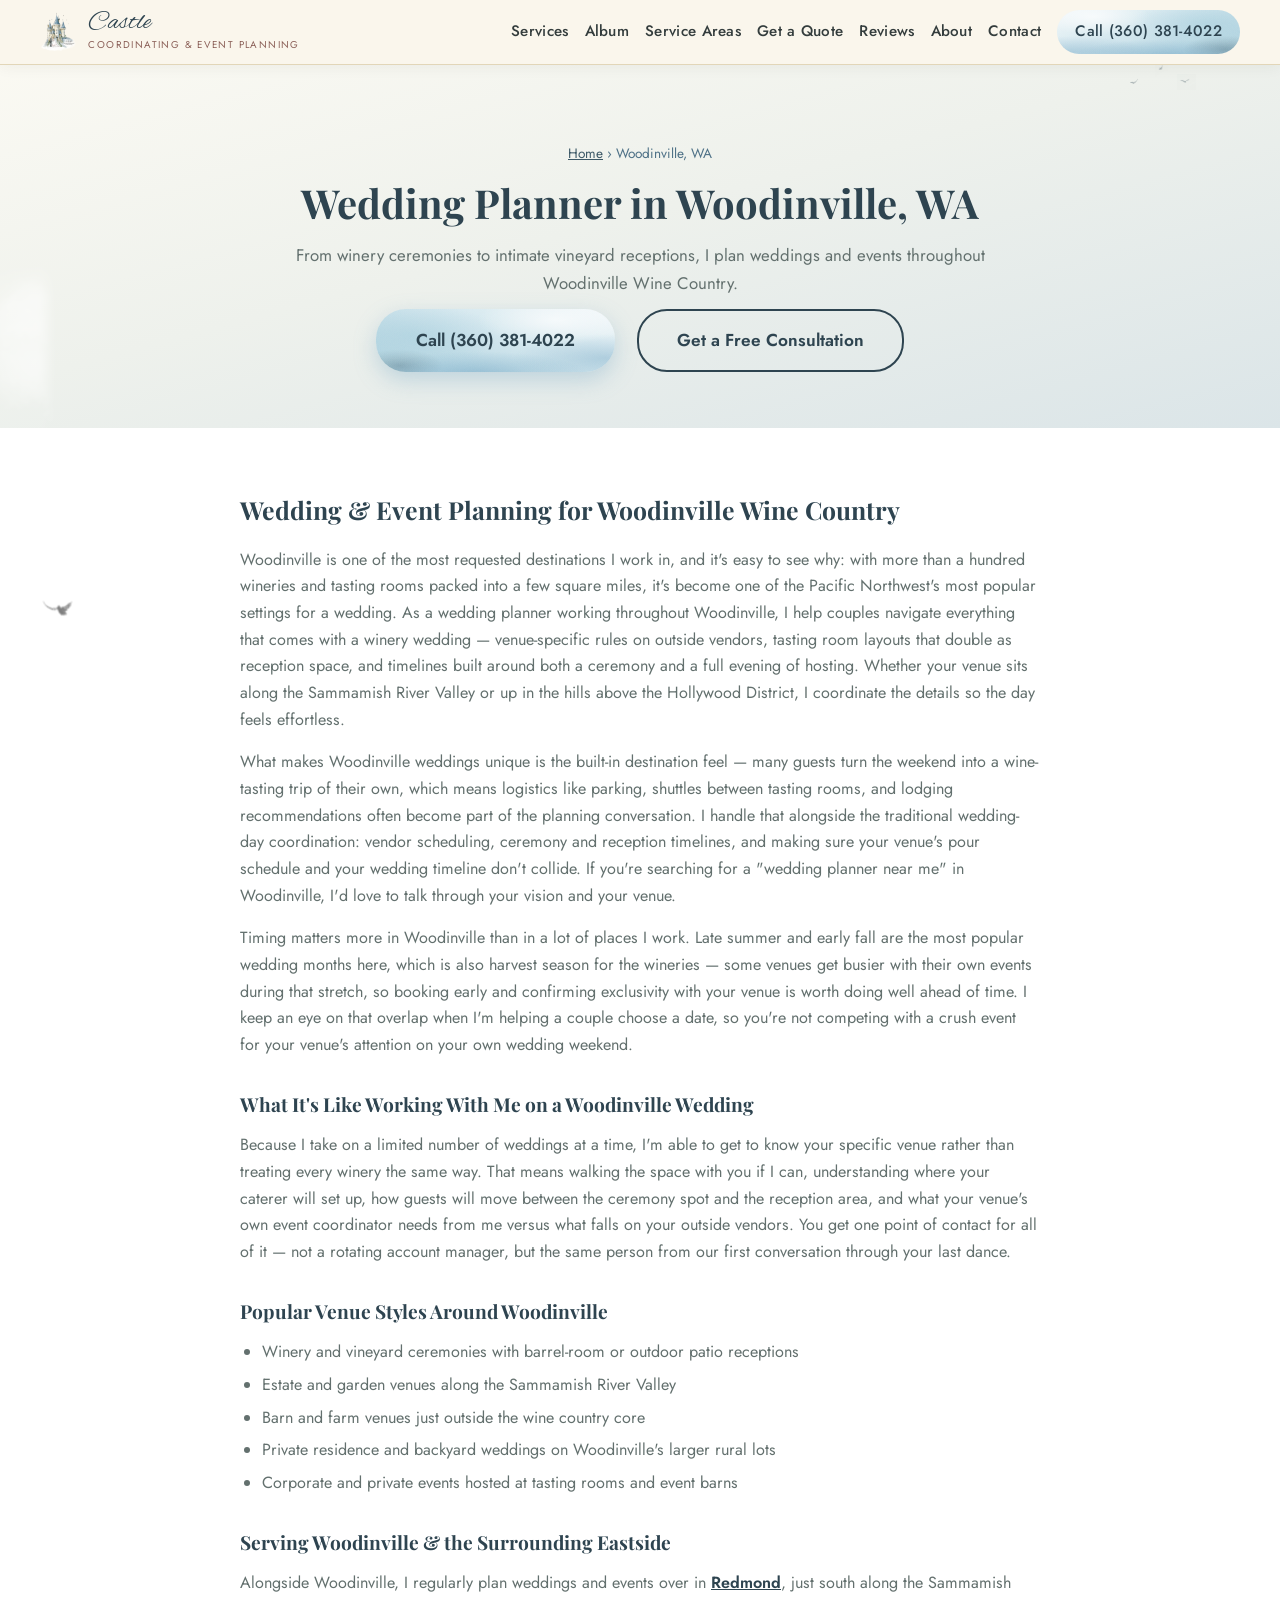
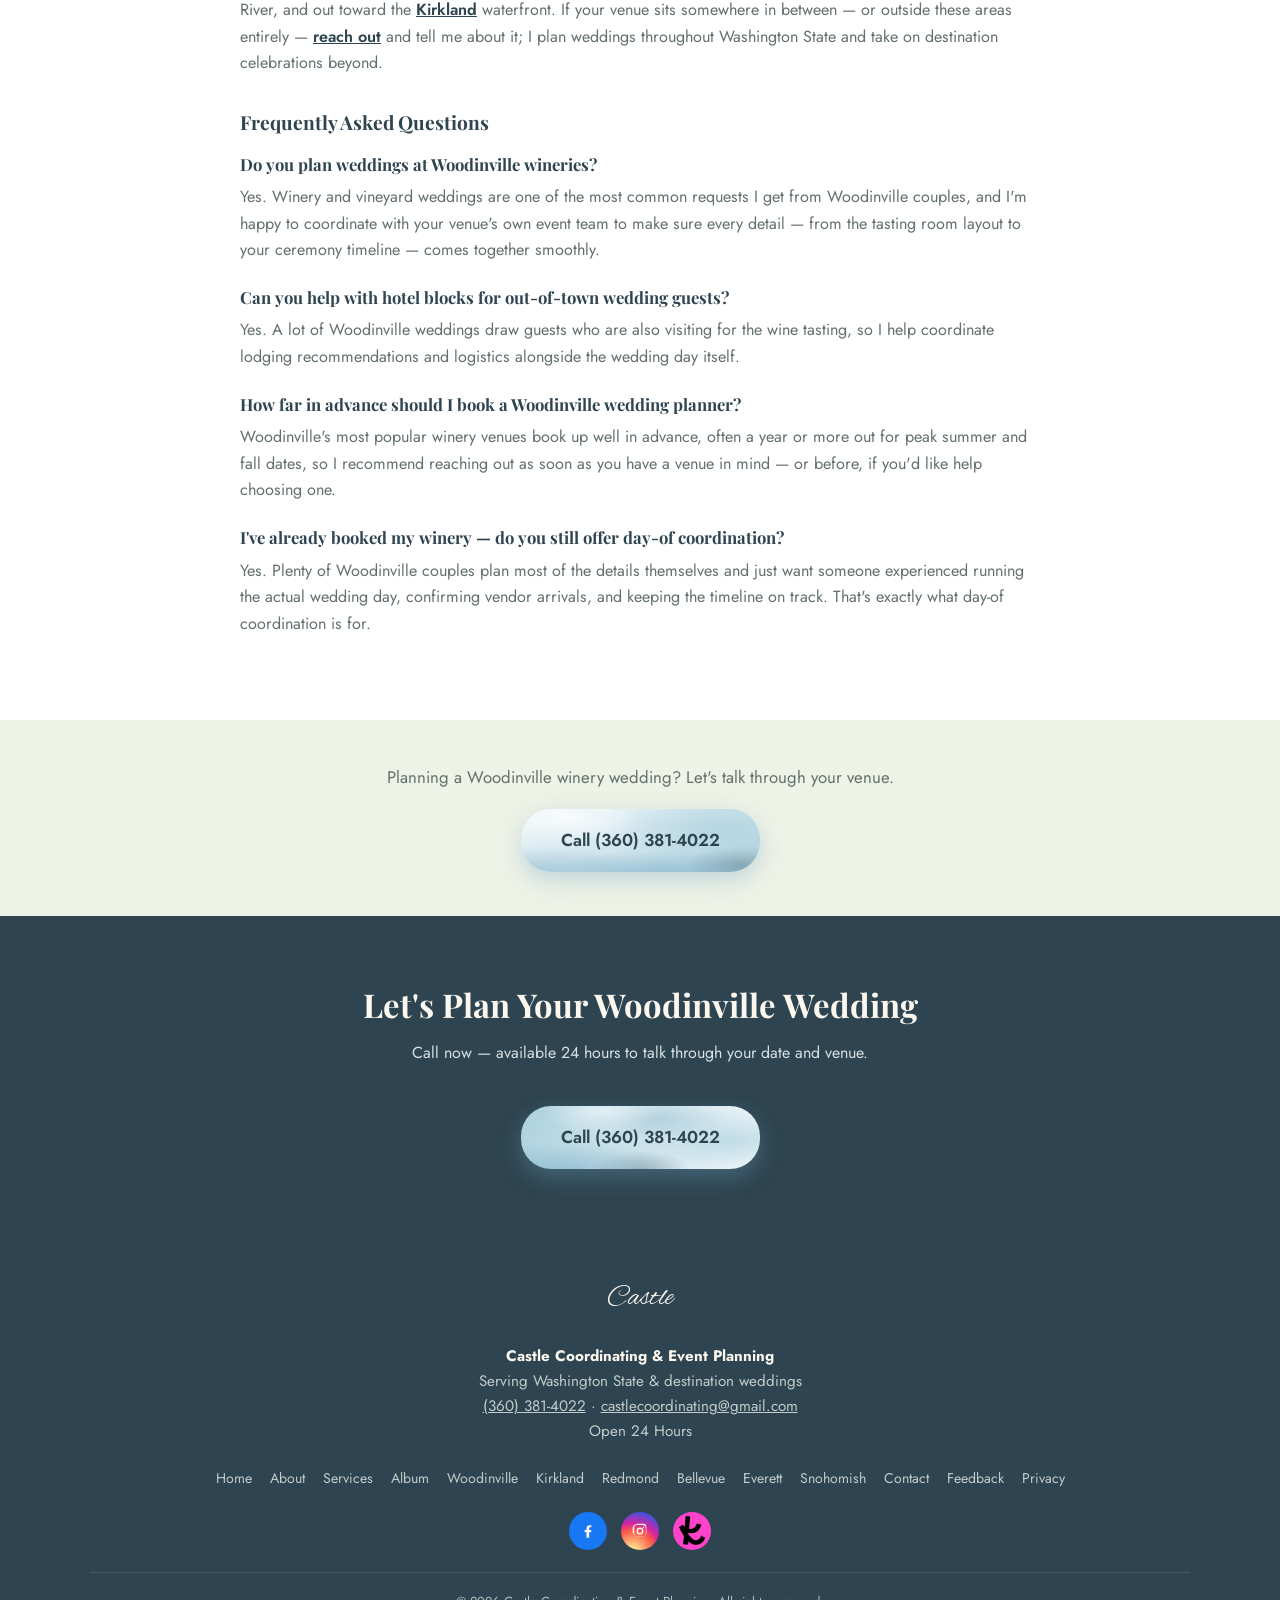
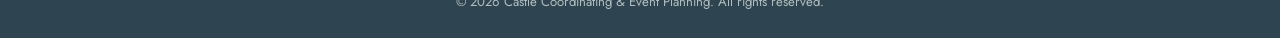
<file: wedding-planner-woodinville-wa.html>
<!DOCTYPE html>
<html lang="en">
<head>
<meta charset="UTF-8">
<meta name="viewport" content="width=device-width, initial-scale=1.0">

<script async src="https://www.googletagmanager.com/gtag/js?id=G-0M2VTC16CK"></script>
<script>
  window.dataLayer = window.dataLayer || [];
  function gtag(){dataLayer.push(arguments);}
  gtag('js', new Date());
  gtag('config', 'G-0M2VTC16CK');
</script>

<title>Wedding Planner in Woodinville, WA | Castle Coordinating</title>
<meta name="description" content="5-star rated wedding &amp; event planner serving Woodinville, WA — from winery weddings to intimate garden celebrations. Call (360) 381-4022, available 24/7.">
<link rel="canonical" href="https://castlecoordinating.com/wedding-planner-woodinville-wa.html">
<link rel="preconnect" href="https://fonts.googleapis.com">
<link rel="preconnect" href="https://fonts.gstatic.com" crossorigin>
<link href="https://fonts.googleapis.com/css2?family=Alex+Brush&family=Jost:wght@400;500;600&family=Playfair+Display:wght@600;700&display=swap" rel="stylesheet">

<meta property="og:type" content="website">
<meta property="og:site_name" content="Castle Coordinating &amp; Event Planning">
<meta property="og:title" content="Wedding Planner in Woodinville, WA | Castle Coordinating">
<meta property="og:description" content="5-star rated wedding &amp; event planner serving Woodinville, WA — from winery weddings to intimate garden celebrations.">
<meta property="og:url" content="https://castlecoordinating.com/wedding-planner-woodinville-wa.html">
<meta property="og:image" content="https://castlecoordinating.com/images/og-image.jpg">
<meta property="og:image:width" content="1200">
<meta property="og:image:height" content="630">
<meta property="og:image:alt" content="Castle Coordinating &amp; Event Planning logo: a watercolor castle with a bride and groom">
<meta property="og:locale" content="en_US">

<meta name="twitter:card" content="summary_large_image">
<meta name="twitter:title" content="Wedding Planner in Woodinville, WA">
<meta name="twitter:description" content="5-star rated wedding &amp; event planner serving Woodinville, WA and its wine country venues.">
<meta name="twitter:image" content="https://castlecoordinating.com/images/og-image.jpg">
<meta name="twitter:image:alt" content="Castle Coordinating &amp; Event Planning logo: a watercolor castle with a bride and groom">

<link rel="icon" href="favicon.svg" type="image/svg+xml">
<link rel="icon" type="image/png" sizes="48x48" href="images/icons/favicon-48.png">
<link rel="apple-touch-icon" href="images/icons/apple-touch-icon.png">
<link rel="manifest" href="site.webmanifest">
<meta name="theme-color" content="#46596b">

<script type="application/ld+json">
{
  "@context": "https://schema.org",
  "@type": "ProfessionalService",
  "name": "Castle Coordinating & Event Planning",
  "image": "https://castlecoordinating.com/images/logo.webp",
  "telephone": "+1-360-381-4022",
  "logo": "https://castlecoordinating.com/images/logo.webp",
  "address": { "@type": "PostalAddress", "addressRegion": "WA", "addressCountry": "US" },
  "email": "castlecoordinating@gmail.com",
  "priceRange": "$$",
  "areaServed": { "@type": "City", "name": "Woodinville, WA" },
  "url": "https://castlecoordinating.com/wedding-planner-woodinville-wa.html",
  "description": "5-star rated wedding and event planner serving Woodinville, WA, including winery and vineyard venues throughout Woodinville Wine Country."
}
</script>
<script type="application/ld+json">
{
  "@context": "https://schema.org",
  "@type": "FAQPage",
  "mainEntity": [
    {
      "@type": "Question",
      "name": "Do you plan weddings at Woodinville wineries?",
      "acceptedAnswer": { "@type": "Answer", "text": "Yes. Winery and vineyard weddings are one of the most common requests I get from Woodinville couples, and I'm happy to coordinate with your venue's own event team to make sure every detail — from the tasting room layout to your ceremony timeline — comes together smoothly." }
    },
    {
      "@type": "Question",
      "name": "Can you help with hotel blocks for out-of-town wedding guests?",
      "acceptedAnswer": { "@type": "Answer", "text": "Yes. A lot of Woodinville weddings draw guests who are also visiting for the wine tasting, so I help coordinate lodging recommendations and logistics alongside the wedding day itself." }
    },
    {
      "@type": "Question",
      "name": "How far in advance should I book a Woodinville wedding planner?",
      "acceptedAnswer": { "@type": "Answer", "text": "Woodinville's most popular winery venues book up well in advance, often a year or more out for peak summer and fall dates, so I recommend reaching out as soon as you have a venue in mind — or before, if you'd like help choosing one." }
    },
    {
      "@type": "Question",
      "name": "I've already booked my winery — do you still offer day-of coordination?",
      "acceptedAnswer": { "@type": "Answer", "text": "Yes. Plenty of Woodinville couples plan most of the details themselves and just want someone experienced running the actual wedding day, confirming vendor arrivals, and keeping the timeline on track. That's exactly what day-of coordination is for." }
    }
  ]
}
</script>
<link rel="stylesheet" href="css/main.css?v=20261107">
</head>
<body>

<header class="site-header">
  <div class="header-inner">
    <a href="/" class="brand">
      <img src="images/logo.webp" alt="Castle Coordinating & Event Planning logo" class="brand-logo-img" width="44" height="44" onerror="this.style.display='none';this.onerror=null;">
      <span>
        <span class="script">Castle</span>
        <span class="brand-sub">Coordinating &amp; Event Planning</span>
      </span>
    </a>
    <button class="nav-toggle" id="navToggle" aria-label="Toggle navigation" aria-expanded="false">&#9776;</button>
    <nav class="main-nav" id="mainNav">
      <a href="services.html">Services</a>
      <a href="album.html">Album</a>
      <a href="/#service-areas">Service Areas</a>
      <a href="/#estimate">Get a Quote</a>
      <a href="/#reviews">Reviews</a>
      <a href="about.html">About</a>
      <a href="contact.html">Contact</a>
      <a href="tel:+13603814022" class="call-btn" onclick="trackCall('header_phone_button')">Call (360) 381-4022</a>
    </nav>
  </div>
</header>

<main id="top">

  <section class="page-hero">
    <div class="bg-cloud bg-cloud-ph-c" aria-hidden="true"></div>
    <div class="bg-birds bg-flock-a" aria-hidden="true"></div>
    <div class="container">
      <p class="breadcrumb"><a href="/">Home</a> &rsaquo; Woodinville, WA</p>
      <h1>Wedding Planner in Woodinville, WA</h1>
      <p class="subhead">From winery ceremonies to intimate vineyard receptions, I plan weddings and events throughout Woodinville Wine Country.</p>
      <div class="hero-ctas">
        <a href="tel:+13603814022" class="btn-primary" onclick="trackCall('location_page_phone_button')">Call (360) 381-4022</a>
        <a href="contact.html" class="btn-secondary">Get a Free Consultation</a>
      </div>
    </div>
  </section>

  <section class="content-section">
    <div class="bg-lbird lb-3 lb-p1" aria-hidden="true"></div>
    <div class="container">
      <h2>Wedding &amp; Event Planning for Woodinville Wine Country</h2>
      <p>Woodinville is one of the most requested destinations I work in, and it's easy to see why: with more than a hundred wineries and tasting rooms packed into a few square miles, it's become one of the Pacific Northwest's most popular settings for a wedding. As a wedding planner working throughout Woodinville, I help couples navigate everything that comes with a winery wedding — venue-specific rules on outside vendors, tasting room layouts that double as reception space, and timelines built around both a ceremony and a full evening of hosting. Whether your venue sits along the Sammamish River Valley or up in the hills above the Hollywood District, I coordinate the details so the day feels effortless.</p>
      <p>What makes Woodinville weddings unique is the built-in destination feel — many guests turn the weekend into a wine-tasting trip of their own, which means logistics like parking, shuttles between tasting rooms, and lodging recommendations often become part of the planning conversation. I handle that alongside the traditional wedding-day coordination: vendor scheduling, ceremony and reception timelines, and making sure your venue's pour schedule and your wedding timeline don't collide. If you're searching for a "wedding planner near me" in Woodinville, I'd love to talk through your vision and your venue.</p>
      <p>Timing matters more in Woodinville than in a lot of places I work. Late summer and early fall are the most popular wedding months here, which is also harvest season for the wineries — some venues get busier with their own events during that stretch, so booking early and confirming exclusivity with your venue is worth doing well ahead of time. I keep an eye on that overlap when I'm helping a couple choose a date, so you're not competing with a crush event for your venue's attention on your own wedding weekend.</p>

      <h3>What It's Like Working With Me on a Woodinville Wedding</h3>
      <p>Because I take on a limited number of weddings at a time, I'm able to get to know your specific venue rather than treating every winery the same way. That means walking the space with you if I can, understanding where your caterer will set up, how guests will move between the ceremony spot and the reception area, and what your venue's own event coordinator needs from me versus what falls on your outside vendors. You get one point of contact for all of it — not a rotating account manager, but the same person from our first conversation through your last dance.</p>

      <h3>Popular Venue Styles Around Woodinville</h3>
      <ul>
        <li>Winery and vineyard ceremonies with barrel-room or outdoor patio receptions</li>
        <li>Estate and garden venues along the Sammamish River Valley</li>
        <li>Barn and farm venues just outside the wine country core</li>
        <li>Private residence and backyard weddings on Woodinville's larger rural lots</li>
        <li>Corporate and private events hosted at tasting rooms and event barns</li>
      </ul>

      <h3>Serving Woodinville &amp; the Surrounding Eastside</h3>
      <p>Alongside Woodinville, I regularly plan weddings and events over in <a href="wedding-planner-redmond-wa.html">Redmond</a>, just south along the Sammamish River, and out toward the <a href="wedding-planner-kirkland-wa.html">Kirkland</a> waterfront. If your venue sits somewhere in between — or outside these areas entirely — <a href="contact.html">reach out</a> and tell me about it; I plan weddings throughout Washington State and take on destination celebrations beyond.</p>

      <h3>Frequently Asked Questions</h3>
      <div class="faq-item">
        <h4>Do you plan weddings at Woodinville wineries?</h4>
        <p>Yes. Winery and vineyard weddings are one of the most common requests I get from Woodinville couples, and I'm happy to coordinate with your venue's own event team to make sure every detail — from the tasting room layout to your ceremony timeline — comes together smoothly.</p>
      </div>
      <div class="faq-item">
        <h4>Can you help with hotel blocks for out-of-town wedding guests?</h4>
        <p>Yes. A lot of Woodinville weddings draw guests who are also visiting for the wine tasting, so I help coordinate lodging recommendations and logistics alongside the wedding day itself.</p>
      </div>
      <div class="faq-item">
        <h4>How far in advance should I book a Woodinville wedding planner?</h4>
        <p>Woodinville's most popular winery venues book up well in advance, often a year or more out for peak summer and fall dates, so I recommend reaching out as soon as you have a venue in mind — or before, if you'd like help choosing one.</p>
      </div>
      <div class="faq-item">
        <h4>I've already booked my winery — do you still offer day-of coordination?</h4>
        <p>Yes. Plenty of Woodinville couples plan most of the details themselves and just want someone experienced running the actual wedding day, confirming vendor arrivals, and keeping the timeline on track. That's exactly what day-of coordination is for.</p>
      </div>
    </div>
  </section>

  <section class="mini-cta">
    <div class="container">
      <p>Planning a Woodinville winery wedding? Let's talk through your venue.</p>
      <a href="tel:+13603814022" class="btn-primary" onclick="trackCall('location_mini_cta_phone_button')">Call (360) 381-4022</a>
    </div>
  </section>

  <section class="cta-section">
    <div class="container">
      <h2 class="section-title">Let's Plan Your Woodinville Wedding</h2>
      <p class="section-sub">Call now — available 24 hours to talk through your date and venue.</p>
      <a href="tel:+13603814022" class="btn-primary" onclick="trackCall('location_final_cta_phone_button')">Call (360) 381-4022</a>
    </div>
  </section>

</main>

<footer class="site-footer">
  <div class="footer-inner">
    <div class="footer-brand script">Castle</div>
    <div class="footer-nap">
      <strong>Castle Coordinating &amp; Event Planning</strong><br>
      Serving Washington State &amp; destination weddings<br>
      <a href="tel:+13603814022">(360) 381-4022</a> &middot; <a href="mailto:castlecoordinating@gmail.com">castlecoordinating@gmail.com</a><br>
      Open 24 Hours
    </div>

    <nav class="footer-sitemap" aria-label="Site links">
      <a href="/">Home</a>
      <a href="about.html">About</a>
      <a href="services.html">Services</a>
      <a href="album.html">Album</a>
      <a href="wedding-planner-woodinville-wa.html">Woodinville</a>
      <a href="wedding-planner-kirkland-wa.html">Kirkland</a>
      <a href="wedding-planner-redmond-wa.html">Redmond</a>
      <a href="wedding-planner-bellevue-wa.html">Bellevue</a>
      <a href="wedding-planner-everett-wa.html">Everett</a>
      <a href="wedding-planner-snohomish-wa.html">Snohomish</a>
      <a href="contact.html">Contact</a>
      <a href="feedback.html">Feedback</a>
      <a href="privacy.html">Privacy</a>
    </nav>

    <div class="social-icons">
      <a href="https://www.facebook.com/profile.php?id=61554140120634" target="_blank" rel="noopener" class="icon-fb" aria-label="Castle Coordinating on Facebook" onclick="trackOutbound('footer_facebook')">
        <svg viewBox="0 0 24 24"><path d="M13.5 21v-7.5h2.5l.4-3H13.5V8.5c0-.9.25-1.5 1.55-1.5H16.5V4.3C16.2 4.26 15.2 4.2 14 4.2c-2.4 0-4 1.46-4 4.15V10.5H7.5v3H10V21h3.5z"/></svg>
      </a>
      <a href="https://www.instagram.com/castleweddingcoordinating/" target="_blank" rel="noopener" class="icon-ig" aria-label="Castle Coordinating on Instagram" onclick="trackOutbound('footer_instagram')">
        <svg viewBox="0 0 24 24"><path d="M12 2.2c2.7 0 3 0 4.1.06 1.05.05 1.6.22 2 .37.5.19.86.42 1.24.8.38.38.61.74.8 1.24.15.4.32.95.37 2 .05 1.1.06 1.4.06 4.1s0 3-.06 4.1c-.05 1.05-.22 1.6-.37 2-.19.5-.42.86-.8 1.24-.38.38-.74.61-1.24.8-.4.15-.95.32-2 .37-1.1.05-1.4.06-4.1.06s-3 0-4.1-.06c-1.05-.05-1.6-.22-2-.37a3.3 3.3 0 0 1-1.24-.8 3.3 3.3 0 0 1-.8-1.24c-.15-.4-.32-.95-.37-2C2.2 15 2.2 14.7 2.2 12s0-3 .06-4.1c.05-1.05.22-1.6.37-2 .19-.5.42-.86.8-1.24.38-.38.74-.61 1.24-.8.4-.15.95-.32 2-.37C7.8 2.2 8.1 2.2 12 2.2zm0 1.8c-2.66 0-2.97 0-4.02.06-.87.04-1.34.18-1.66.3-.42.16-.72.36-1.03.67-.31.31-.5.6-.67 1.03-.12.32-.26.79-.3 1.66C4.26 8.53 4.26 8.84 4.26 12s0 2.97.06 4.02c.04.87.18 1.34.3 1.66.16.42.36.72.67 1.03.31.31.6.5 1.03.67.32.12.79.26 1.66.3 1.05.06 1.36.06 4.02.06s2.97 0 4.02-.06c.87-.04 1.34-.18 1.66-.3.42-.16.72-.36 1.03-.67.31-.31.5-.6.67-1.03.12-.32.26-.79.3-1.66.06-1.05.06-1.36.06-4.02s0-2.97-.06-4.02c-.04-.87-.18-1.34-.3-1.66a2.8 2.8 0 0 0-.67-1.03 2.8 2.8 0 0 0-1.03-.67c-.32-.12-.79-.26-1.66-.3C14.97 4 14.66 4 12 4zm0 3.4a4.6 4.6 0 1 1 0 9.2 4.6 4.6 0 0 1 0-9.2zm0 1.8a2.8 2.8 0 1 0 0 5.6 2.8 2.8 0 0 0 0-5.6zm5.85-2a1.08 1.08 0 1 1-2.16 0 1.08 1.08 0 0 1 2.16 0z"/></svg>
      </a>
      <a href="#" class="icon-knot" target="_blank" rel="noopener" aria-label="Castle Coordinating on The Knot" onclick="trackOutbound('footer_theknot')"></a>
    </div>

    <div class="footer-bottom">
      &copy; <span id="year"></span> Castle Coordinating &amp; Event Planning. All rights reserved.
    </div>
  </div>
</footer>

<script src="js/main.js?v=20261107"></script>
</body>
</html>
</file>
<file: css/main.css>
/* Palette sampled directly from the Castle Coordinating logo illustration
   (roof blue, stone cream, dress rose, hedge sage, ink linework). */
:root {
  --ink: #333c3c;
  --ink-muted: #63706e;
  --blue: #6088a0;
  --blue-mid: #4d7086;
  --blue-dark: #3c5866;
  --blue-darker: #2e4450;
  --blue-pale: #dde8ec;
  --blue-vivid: #6fa3c2;
  --blue-vivid-light: #a9cfdd;
  --blue-fade: #f2f8fa;
  --watercolor-noise: url("data:image/svg+xml,%3Csvg xmlns='http://www.w3.org/2000/svg' width='140' height='140'%3E%3Cfilter id='n'%3E%3CfeTurbulence type='fractalNoise' baseFrequency='0.85' numOctaves='2' stitchTiles='stitch'/%3E%3CfeColorMatrix type='matrix' values='0 0 0 0 1  0 0 0 0 1  0 0 0 0 1  0 0 0 0.07 0'/%3E%3C/filter%3E%3Crect width='100%25' height='100%25' filter='url(%23n)'/%3E%3C/svg%3E");
  /* Three watercolor recipes — same palette, different bloom placement so buttons don't read as clones */
  --blue-btn-image:
    var(--watercolor-noise),
    radial-gradient(55% 75% at 20% 15%, rgba(255,255,255,0.7) 0%, rgba(255,255,255,0) 55%),
    radial-gradient(70% 90% at 82% 30%, rgba(169,207,221,0.65) 0%, rgba(169,207,221,0) 60%),
    radial-gradient(85% 65% at 60% 105%, rgba(111,163,194,0.55) 0%, rgba(111,163,194,0) 60%),
    radial-gradient(75% 65% at 8% 95%, rgba(111,163,194,0.4) 0%, rgba(111,163,194,0) 55%),
    radial-gradient(42% 58% at 92% 90%, rgba(60,88,102,0.38) 0%, rgba(60,88,102,0) 55%),
    linear-gradient(160deg, var(--blue-fade) 0%, var(--blue-vivid-light) 100%);
  --blue-btn-image-alt:
    var(--watercolor-noise),
    radial-gradient(60% 70% at 75% 18%, rgba(255,255,255,0.65) 0%, rgba(255,255,255,0) 55%),
    radial-gradient(65% 85% at 15% 42%, rgba(169,207,221,0.6) 0%, rgba(169,207,221,0) 58%),
    radial-gradient(80% 60% at 42% 102%, rgba(111,163,194,0.5) 0%, rgba(111,163,194,0) 58%),
    radial-gradient(70% 70% at 96% 78%, rgba(111,163,194,0.42) 0%, rgba(111,163,194,0) 55%),
    radial-gradient(36% 52% at 10% 90%, rgba(60,88,102,0.34) 0%, rgba(60,88,102,0) 50%),
    linear-gradient(200deg, var(--blue-fade) 0%, var(--blue-vivid-light) 100%);
  --blue-btn-image-alt2:
    var(--watercolor-noise),
    radial-gradient(50% 80% at 35% 8%, rgba(255,255,255,0.6) 0%, rgba(255,255,255,0) 50%),
    radial-gradient(75% 80% at 88% 55%, rgba(169,207,221,0.68) 0%, rgba(169,207,221,0) 62%),
    radial-gradient(90% 70% at 18% 100%, rgba(111,163,194,0.5) 0%, rgba(111,163,194,0) 58%),
    radial-gradient(65% 60% at 55% 22%, rgba(111,163,194,0.35) 0%, rgba(111,163,194,0) 50%),
    radial-gradient(40% 56% at 50% 100%, rgba(60,88,102,0.32) 0%, rgba(60,88,102,0) 52%),
    linear-gradient(120deg, var(--blue-vivid-light) 0%, var(--blue-fade) 100%);
  --blue-btn-repeat: repeat, no-repeat, no-repeat, no-repeat, no-repeat, no-repeat, no-repeat;
  --blue-btn-size: 140px 140px, cover, cover, cover, cover, cover, cover;
  --green-pale: #eef2e7;
  --cream: #faf6ec;
  --cream-deep: #f0e6cf;
  --sage: #90a880;
  --sage-deep: #6d8560;
  --rose: #c9a89e;
  --rose-deep: #8a5f57;
  --rose-darker: #6f4b45;
  --border-color: #e2d6b8;
  --star: #c2a355;
  --star-text: #725a16; /* darker gold for text on the pale hero (the light gold is only ~2.4:1 there; this is 4.8:1 even over the hero's bluer bottom edge) */
}

* { box-sizing: border-box; }
html { scroll-behavior: smooth; }
body {
  margin: 0;
  overflow-x: hidden;
  font-family: "Jost", "Segoe UI", Helvetica, Arial, sans-serif;
  color: var(--ink);
  background: var(--cream);
  line-height: 1.65;
}
h1, h2, h3, h4 { font-family: "Playfair Display", Georgia, serif; font-weight: 700; }
img { max-width: 100%; display: block; }
a { color: inherit; }
.container { max-width: 1100px; margin: 0 auto; padding: 0 20px; }
.script { font-family: "Alex Brush", cursive; }

/* Underline in-copy links so they don't rely on color alone */
.content-section p a:not(.btn-primary):not(.btn-secondary),
.content-section li a:not(.btn-primary):not(.btn-secondary),
.about-copy p a:not(.btn-primary):not(.btn-secondary) {
  color: var(--blue-darker);
  text-decoration: underline;
  font-weight: 600;
}

/* Header — light parchment bar, like the illustration's paper ground */
header.site-header {
  background: var(--cream);
  color: var(--ink);
  border-bottom: 1px solid var(--border-color);
  box-shadow: 0 2px 14px rgba(58, 50, 38, 0.06);
  position: fixed;
  top: 0; left: 0; right: 0;
  z-index: 50;
  opacity: 0;
  transform: translateY(-8px);
  pointer-events: none;
  transition: opacity 0.4s ease, transform 0.4s ease;
}
header.site-header.visible,
header.site-header:focus-within {
  opacity: 1;
  transform: translateY(0);
  pointer-events: auto;
}
.header-inner {
  display: flex;
  align-items: center;
  justify-content: space-between;
  flex-wrap: nowrap;
  padding: 10px 20px;
  max-width: 1240px;
  margin: 0 auto;
  gap: 16px;
}
.brand {
  display: flex;
  align-items: center;
  gap: 10px;
  text-decoration: none;
  color: var(--blue-darker);
  white-space: nowrap;
  min-width: 0;
  overflow: hidden;
}
.brand-logo-img { height: 44px; width: auto; flex: 0 0 auto; border-radius: 4px; }
.brand .script { font-size: 1.7rem; color: var(--blue-darker); line-height: 1; }
.brand .brand-sub {
  font-size: 0.62rem;
  letter-spacing: 0.14em;
  text-transform: uppercase;
  color: var(--rose-deep);
  font-family: "Jost", sans-serif;
  display: block;
}
nav.main-nav { display: flex; gap: 16px; align-items: center; }
nav.main-nav a {
  color: var(--ink);
  text-decoration: none;
  font-weight: 500;
  font-size: 0.95rem;
  letter-spacing: 0.02em;
  white-space: nowrap;
}
nav.main-nav a:hover { color: var(--rose-deep); }
.call-btn {
  background-image: var(--blue-btn-image);
  background-repeat: var(--blue-btn-repeat);
  background-size: var(--blue-btn-size);
  color: var(--blue-darker) !important;
  padding: 9px 18px;
  border-radius: 24px;
  font-weight: 600;
  text-decoration: none;
  white-space: nowrap;
  transition: filter 0.2s ease;
}
.call-btn:hover { filter: saturate(1.3) brightness(0.96); }

/* Hero — soft watercolor sky wash, ink text, castle-line silhouette */
.hero {
  background: linear-gradient(165deg, #fdfbf4 0%, #eef1ec 45%, #d3dfe3 100%);
  color: var(--ink);
  padding: 150px 20px 110px;
  min-height: 600px;
  display: flex;
  flex-direction: column;
  justify-content: center;
  text-align: center;
  position: relative;
  overflow: hidden;
}
.hero::before {
  content: "";
  position: absolute;
  inset: 0;
  background-image: url('../images/logo.webp');
  background-repeat: no-repeat;
  background-position: center 58%;
  background-size: min(1000px, 115%) auto;
  opacity: 0.2;
  z-index: 0;
  pointer-events: none;
}
.hero .container { position: relative; z-index: 1; }

/* Sparse decorative clouds (real watercolor photos, processed with a transparent edge fade) —
   used a handful of times site-wide, never as a repeating pattern */
.bg-cloud {
  position: absolute;
  background-repeat: no-repeat;
  background-size: contain;
  pointer-events: none;
  z-index: 0;
}
.bg-cloud-p1 {
  width: 170px;
  height: 330px;
  top: 6%;
  left: -70px;
  opacity: 0.8;
  background-image: url('../images/cloud-photo-1.png');
}
.bg-cloud-p2 {
  width: 190px;
  height: 420px;
  bottom: -40px;
  right: -80px;
  opacity: 0.8;
  background-image: url('../images/cloud-photo-2.png');
}
.bg-cloud-p3 {
  width: 460px;
  height: 136px;
  top: -20px;
  left: -60px;
  opacity: 0.75;
  background-image: url('../images/cloud-photo-3.png');
}
/* Shorter/narrower variants sized for the page-hero sections used across services, feedback, and the location pages */
.bg-cloud-ph-a {
  width: 380px;
  height: 112px;
  top: -16px;
  left: -50px;
  opacity: 0.7;
  background-image: url('../images/cloud-photo-3.png');
}
.bg-cloud-ph-b {
  width: 380px;
  height: 112px;
  top: -16px;
  right: -50px;
  opacity: 0.7;
  background-image: url('../images/cloud-photo-3.png');
  transform: scaleX(-1);
}
.bg-cloud-ph-c {
  width: 105px;
  height: 205px;
  bottom: -30px;
  left: -45px;
  opacity: 0.75;
  background-image: url('../images/cloud-photo-1.png');
}
.bg-cloud-ph-d {
  width: 115px;
  height: 255px;
  bottom: -50px;
  right: -50px;
  opacity: 0.75;
  background-image: url('../images/cloud-photo-2.png');
}

/* Tiny flying-bird groups, extracted from the user's photos — a small nod to the birds already
   in the logo illustration. One small cluster per page, always at a much smaller scale than the source. */
.bg-birds {
  position: absolute;
  pointer-events: none;
  z-index: 0;
  background-repeat: no-repeat;
}
.bg-flock-a {
  width: 78px;
  height: 34px;
  top: 14%;
  right: 6%;
  opacity: 0.32;
  background-image: url('../images/bird-1.png'), url('../images/bird-3.png'), url('../images/bird-4.png');
  background-position: 0 16px, 30px 0, 52px 14px;
  background-size: 17px auto, 13px auto, 19px auto;
}
.bg-flock-b {
  width: 70px;
  height: 30px;
  top: 10%;
  left: 5%;
  opacity: 0.28;
  background-image: url('../images/bird-2.png'), url('../images/bird-4.png');
  background-position: 0 0, 34px 12px;
  background-size: 14px auto, 20px auto;
}
.bg-flock-c {
  width: 84px;
  height: 32px;
  bottom: 12%;
  right: 8%;
  opacity: 0.28;
  background-image: url('../images/bird-3.png'), url('../images/bird-1.png'), url('../images/bird-2.png');
  background-position: 0 2px, 32px 14px, 58px 0;
  background-size: 12px auto, 16px auto, 11px auto;
}

/* Lone birds lifted from the logo illustration (images/logo-bird-N.png, transparent PNGs), scattered
   rarely down each page — one per section at most, kept to the far edges. */
.bg-lbird {
  position: absolute;
  pointer-events: none;
  z-index: 0;
  opacity: 0.5;
  background: center / contain no-repeat;
}
.lb-1 { width: 22px; height: 26px; background-image: url('../images/logo-bird-1.png'); }
.lb-2 { width: 40px; height: 20px; background-image: url('../images/logo-bird-2.png'); }
.lb-3 { width: 38px; height: 21px; background-image: url('../images/logo-bird-3.png'); }
.lb-4 { width: 32px; height: 23px; background-image: url('../images/logo-bird-4.png'); }
.lb-p1 { top: 9%; left: 3%; }
.lb-p2 { top: 14%; right: 4%; transform: scaleX(-1); }
.lb-p3 { bottom: 12%; left: 5%; transform: rotate(-8deg); }
.lb-p4 { bottom: 16%; right: 3%; transform: rotate(6deg); }
section:has(> .bg-lbird) { position: relative; }
section:has(> .bg-lbird) > .container { position: relative; z-index: 1; }
.hero .eyebrow {
  font-family: "Alex Brush", cursive;
  font-size: 2.2rem;
  color: var(--rose-deep);
  display: block;
  margin-bottom: 4px;
}
.hero h1 {
  font-size: clamp(1.8rem, 4vw, 2.9rem);
  margin: 0 0 16px;
  font-weight: 700;
  line-height: 1.2;
  color: var(--blue-darker);
}
.hero p.subhead {
  font-size: 1.12rem;
  max-width: 680px;
  margin: 0 auto 30px;
  color: var(--ink-muted);
}
.hero-ctas { display: flex; gap: 22px; justify-content: center; flex-wrap: wrap; margin-top: 12px; }
.btn-primary {
  background-image: var(--blue-btn-image);
  background-repeat: var(--blue-btn-repeat);
  background-size: var(--blue-btn-size);
  color: var(--blue-darker);
  padding: 17px 40px;
  border-radius: 30px;
  text-decoration: none;
  font-weight: 600;
  font-size: 1.08rem;
  display: inline-block;
  border: none;
  cursor: pointer;
  box-shadow: 0 8px 22px rgba(111, 163, 194, 0.35);
  transition: all 0.3s ease, filter 0.2s ease;
}
.btn-primary:hover {
  filter: saturate(1.3) brightness(0.96);
  box-shadow: 0 10px 26px rgba(111, 163, 194, 0.45);
  transform: translateY(-2px);
}
.hero .btn-primary,
.page-hero .btn-primary { background-image: var(--blue-btn-image-alt); }
.reviews-section .btn-primary,
.cta-section .btn-primary { background-image: var(--blue-btn-image-alt2); }
.btn-secondary {
  background: transparent;
  color: var(--blue-darker);
  padding: 15px 38px;
  border-radius: 30px;
  text-decoration: none;
  font-weight: 600;
  font-size: 1.08rem;
  border: 2px solid var(--blue-darker);
  cursor: pointer;
  transition: all 0.3s ease;
}
.btn-secondary:hover { background: rgba(70, 89, 107, 0.08); transform: translateY(-2px); }
.hero-badges {
  margin-top: 34px;
  display: flex;
  gap: 32px;
  justify-content: center;
  flex-wrap: wrap;
  font-size: clamp(1.15rem, 2.4vw, 1.5rem);
  font-weight: 600;
  color: var(--ink-muted);
}
.hero-badges span { white-space: nowrap; }
.hero-badges .stars { color: var(--star-text); letter-spacing: 1px; }
/* On narrow phones the no-wrap badges were wider than the screen and pushed the whole hero off-center */
@media (max-width: 420px) {
  .hero-badges { gap: 10px 20px; font-size: 1rem; }
  .hero-badges span { white-space: normal; }
}

/* Page hero (sub pages) — same airy wash */
.page-hero {
  background: linear-gradient(165deg, #fdfbf4 0%, #eef1ec 50%, #dbe5e8 100%);
  color: var(--ink);
  padding: 128px 20px 56px;
  text-align: center;
  position: relative;
  overflow: hidden;
}
.page-hero .container { position: relative; z-index: 1; }
.page-hero .breadcrumb { font-size: 0.85rem; color: var(--blue-mid); margin-bottom: 14px; }
.page-hero .breadcrumb a { color: var(--blue-dark); text-decoration: underline; }
.page-hero .breadcrumb a:hover { color: var(--rose-deep); }
.page-hero h1 {
  font-size: clamp(1.6rem, 3.6vw, 2.5rem);
  margin: 0 0 14px;
  line-height: 1.25;
  color: var(--blue-darker);
}
.page-hero p.subhead { font-size: 1.05rem; max-width: 700px; margin: 0 auto; color: var(--ink-muted); }

/* Sections */
section { padding: 62px 20px; }
h2.section-title {
  font-size: clamp(1.5rem, 3vw, 2.05rem);
  text-align: center;
  margin: 0 0 8px;
  color: var(--blue-darker);
}
p.section-sub {
  text-align: center;
  color: var(--ink-muted);
  max-width: 640px;
  margin: 0 auto 40px;
}

/* Keyword-rich content section */
.content-section { background: #fff; }
.content-section .container { max-width: 840px; }
.content-section h2 { color: var(--blue-darker); font-size: 1.55rem; margin: 0 0 16px; }
.content-section h3 { color: var(--blue-darker); font-size: 1.2rem; margin: 30px 0 12px; }
.content-section p { color: var(--ink-muted); font-size: 1.01rem; margin: 0 0 16px; }
.content-section ul { color: var(--ink-muted); font-size: 1.01rem; padding-left: 22px; margin: 0 0 16px; }
.content-section li { margin-bottom: 6px; }
.faq-item { margin-bottom: 20px; }
.faq-item h4 { color: var(--blue-darker); font-size: 1.04rem; margin: 0 0 6px; }
.faq-item p { margin: 0; }

/* Gallery carousel — three photos across: the center one in full, the neighbors showing
   only their inner third and fading out toward the page edge. Slide width is 60% of the
   space left after the two gaps, so each neighbor's visible strip is exactly 1/3 of a photo. */
.gallery-section { background: #fff; padding-top: 48px; padding-bottom: 48px; }
.carousel {
  --gap: 16px;
  --slide-w: calc((100cqw - 2 * var(--gap)) * 0.6);
  container-type: inline-size;
  position: relative;
  max-width: 1000px;
  margin: 0 auto;
  -webkit-mask-image: linear-gradient(to right, rgba(0,0,0,0.12) 0%, #000 19%, #000 81%, rgba(0,0,0,0.12) 100%);
  mask-image: linear-gradient(to right, rgba(0,0,0,0.12) 0%, #000 19%, #000 81%, rgba(0,0,0,0.12) 100%);
}
.carousel-track {
  position: relative;
  display: flex;
  gap: var(--gap);
  padding: 4px calc((100cqw - var(--slide-w)) / 2) 14px;
  overflow-x: auto;
  scroll-snap-type: x mandatory;
  -webkit-overflow-scrolling: touch;
  scrollbar-width: none;
  cursor: grab;
  outline-offset: -2px;
}
.carousel-track.dragging { cursor: grabbing; scroll-snap-type: none; }
.carousel-track::-webkit-scrollbar { display: none; }
.carousel-slide {
  flex: 0 0 var(--slide-w);
  width: var(--slide-w);
  height: min(70vh, 520px);
  scroll-snap-align: center;
  scroll-snap-stop: always;
  display: flex;
  align-items: center;
  justify-content: center;
  background: var(--cream-deep);
  border-radius: 14px;
  position: relative;
  overflow: hidden;
  box-shadow: 0 4px 14px rgba(70, 89, 107, 0.15);
}
.carousel-slide img { width: 100%; height: 100%; object-fit: contain; display: block; -webkit-user-drag: none; user-select: none; }
.slide-credit {
  position: absolute;
  left: 50%;
  bottom: 10px;
  transform: translateX(-50%);
  max-width: calc(100% - 20px);
  padding: 3px 12px;
  border-radius: 999px;
  background: rgba(255, 255, 255, 0.82);
  color: var(--ink-muted);
  font-size: 0.78rem;
  line-height: 1.3;
  text-align: center;
  white-space: nowrap;
  overflow: hidden;
  text-overflow: ellipsis;
  pointer-events: none;
}
@media (max-width: 640px) {
  .carousel { --gap: 10px; }
  .carousel-slide { height: min(60vh, 400px); }
}

/* Services grid */
.services-section { background: #fff; }
.services-grid {
  display: grid;
  grid-template-columns: repeat(auto-fit, minmax(240px, 1fr));
  gap: 22px;
}
.service-card {
  background: var(--cream);
  border: 1px solid var(--border-color);
  border-radius: 14px;
  padding: 30px 24px;
  text-align: center;
}
.service-card .icon { width: 44px; height: 44px; margin: 0 auto 14px; }
.service-card h3 { margin: 0 0 8px; color: var(--blue-darker); font-size: 1.15rem; }
.service-card p { color: var(--ink-muted); margin: 0; font-size: 0.97rem; }

/* Why-us / steps */
.process-section { background: var(--green-pale); position: relative; }
.process-section > .container { position: relative; z-index: 1; }
.process-grid {
  display: grid;
  grid-template-columns: repeat(auto-fit, minmax(220px, 1fr));
  gap: 22px;
  max-width: 1000px;
  margin: 0 auto;
}
.process-step {
  background: #fff;
  border: 1px solid var(--border-color);
  border-radius: 14px;
  padding: 28px 22px;
}
.process-step .step-num {
  display: inline-flex;
  align-items: center;
  justify-content: center;
  width: 36px;
  height: 36px;
  border-radius: 50%;
  background: var(--blue-darker);
  color: var(--cream);
  font-weight: 700;
  font-family: "Playfair Display", serif;
  font-size: 1.05rem;
  margin-bottom: 14px;
}
.process-step h3 { margin: 0 0 8px; color: var(--blue-darker); font-size: 1.05rem; }
.process-step p { margin: 0; color: var(--ink-muted); font-size: 0.94rem; }

/* Service areas */
.areas-section { background: var(--green-pale); }
.areas-note {
  max-width: 640px;
  margin: 0 auto;
  text-align: center;
  background: #fff;
  border: 1px solid var(--border-color);
  border-radius: 16px;
  padding: 34px 28px;
}
.areas-note p { color: var(--ink-muted); margin: 0 0 20px; }
.areas-grid {
  display: grid;
  grid-template-columns: repeat(auto-fit, minmax(180px, 1fr));
  gap: 16px;
  max-width: 900px;
  margin: 0 auto 28px;
}
.area-card {
  background: #fff;
  border: 1px solid var(--border-color);
  border-radius: 12px;
  padding: 22px 16px;
  display: flex;
  align-items: center;
  justify-content: center;
  text-align: center;
  text-decoration: none;
  transition: border-color 0.2s ease, transform 0.2s ease;
}
.area-card:hover { border-color: var(--rose-deep); transform: translateY(-2px); }
.area-card .area-name { font-weight: 700; color: var(--blue-darker); font-size: 1.05rem; font-family: "Playfair Display", serif; }

/* About / trust */
/* overflow: hidden stops the decorative cloud that bleeds past the right edge from widening the page (iOS Safari can pan sideways) */
.about-section { position: relative; overflow: hidden; }
.about-section .container {
  position: relative;
  z-index: 1;
  display: grid;
  grid-template-columns: 1.1fr 0.9fr;
  gap: 46px;
  align-items: center;
}
.about-section h2 { text-align: left; }
.about-copy p { color: var(--ink-muted); font-size: 1.05rem; }
.about-facts {
  background: #fff;
  border: 1px solid var(--border-color);
  border-radius: 14px;
  padding: 28px;
}
.about-facts dl { margin: 0; }
.about-facts dt { font-weight: 700; color: var(--blue-darker); margin-top: 16px; font-family: "Playfair Display", serif; }
.about-facts dt:first-child { margin-top: 0; }
.about-facts dd { margin: 4px 0 0; color: var(--ink-muted); }

/* Trust / reviews badge */
.reviews-section { background: linear-gradient(180deg, #fff, var(--green-pale)); text-align: center; }
.stars-full { display: flex; justify-content: center; gap: 6px; margin-bottom: 18px; }
.stars-full svg { width: 30px; height: 30px; fill: var(--star); }
.review-badge {
  max-width: 520px;
  margin: 0 auto;
  background: #fff;
  border: 1px solid var(--border-color);
  border-radius: 16px;
  padding: 36px 30px;
  box-shadow: 0 10px 30px rgba(70, 89, 107, 0.08);
}
.review-badge h3 { margin: 0 0 8px; color: var(--blue-darker); font-size: 1.25rem; }
.review-badge p { color: var(--ink-muted); margin: 0 0 20px; }

/* Contact cards */
.contact-section { background: #fff; }
.contact-grid {
  display: grid;
  grid-template-columns: repeat(auto-fit, minmax(240px, 1fr));
  gap: 26px;
}
.contact-card {
  background: var(--cream);
  border: 1px solid var(--border-color);
  border-radius: 14px;
  padding: 26px;
}
.contact-card h3 { margin: 0 0 10px; color: var(--blue-darker); display: flex; align-items: center; gap: 8px; font-size: 1.1rem; }
.contact-card p { margin: 0; color: var(--ink-muted); }
.contact-card a.plain-link { text-decoration: underline; font-weight: 600; color: var(--blue-darker); }

/* Contact form */
.contact-form-section { background: var(--green-pale); padding: 76px 20px; }
.contact-form {
  max-width: 600px;
  margin: 0 auto;
  display: grid;
  grid-template-columns: minmax(0, 1fr);
  gap: 22px;
  background: #fff;
  padding: 40px;
  border-radius: 18px;
  box-shadow: 0 4px 18px rgba(70, 89, 107, 0.1);
  border: 1px solid var(--border-color);
}
.form-group { display: flex; flex-direction: column; }
.form-group label { font-weight: 600; color: var(--blue-darker); margin-bottom: 8px; font-size: 0.95rem; }
.form-group input,
.form-group select,
.form-group textarea {
  padding: 12px 14px;
  border: 1.5px solid var(--border-color);
  border-radius: 8px;
  font-family: inherit;
  font-size: 1rem;
  color: var(--ink);
  transition: border-color 0.3s ease;
  background: #fff;
}
.form-group input:focus,
.form-group select:focus,
.form-group textarea:focus {
  outline: none;
  border-color: var(--blue-mid);
  box-shadow: 0 0 0 3px rgba(108, 133, 152, 0.15);
}
/* Let fields shrink to the card instead of keeping their intrinsic width (a long <option> made the Feedback form overflow at 320px) */
.form-group select,
.form-group textarea,
.form-group input:not([type="checkbox"]) { width: 100%; min-width: 0; }
.form-group textarea { resize: vertical; min-height: 120px; }
.checkbox-fieldset { border: none; padding: 0; margin: 0; }
.checkbox-fieldset legend {
  font-weight: 600;
  color: var(--blue-darker);
  margin-bottom: 8px;
  padding: 0;
  font-size: 0.95rem;
}
.checkbox-group {
  display: grid;
  grid-template-columns: repeat(auto-fit, minmax(190px, 1fr));
  gap: 10px;
}
.checkbox-chip {
  display: flex;
  align-items: center;
  gap: 9px;
  padding: 10px 14px;
  border: 1.5px solid var(--border-color);
  border-radius: 10px;
  font-size: 0.92rem;
  color: var(--ink);
  cursor: pointer;
  transition: border-color 0.2s ease, background 0.2s ease;
}
.checkbox-chip:has(input:checked) { border-color: var(--blue-mid); background: var(--blue-pale); }
.checkbox-chip input {
  width: 17px;
  height: 17px;
  flex-shrink: 0;
  accent-color: var(--blue-mid);
  cursor: pointer;
}
.contact-form button[type="submit"] { margin-top: 10px; }
.hidden-field { position: absolute; left: -9999px; }
.form-status { max-width: 600px; margin: 16px auto 0; font-size: 0.95rem; font-weight: 600; text-align: center; }
.form-status.success { color: var(--sage-deep); }
.form-status.error { color: var(--rose-deep); }

/* Mini in-page CTA — breaks up long stretches of content between sections */
.mini-cta { padding: 44px 20px; text-align: center; background: var(--green-pale); }
.mini-cta p { margin: 0 0 18px; color: var(--ink-muted); font-size: 1.05rem; }

/* Final CTA — deep dusty-blue band, like a frame around the paper */
.cta-section { background: var(--blue-darker); color: #fbf7ee; text-align: center; }
.cta-section h2 { color: #fbf7ee; }
.cta-section p.section-sub { color: #d7e0e2; }

/* Footer */
footer.site-footer { background: var(--blue-darker); color: #cbd6d6; padding: 44px 20px 26px; }
.footer-inner {
  max-width: 1100px;
  margin: 0 auto;
  display: flex;
  flex-direction: column;
  align-items: center;
  gap: 22px;
  text-align: center;
}
.footer-brand { font-family: "Alex Brush", cursive; font-size: 1.8rem; color: #fbf7ee; }
.footer-nap { font-size: 0.95rem; color: #c1cccb; }
.footer-nap strong { color: #fbf7ee; }
.footer-nap a { color: #c1cccb; text-decoration: underline; }
.footer-sitemap { display: flex; flex-wrap: wrap; justify-content: center; gap: 8px 18px; font-size: 0.88rem; }
.footer-sitemap a { color: #c1cccb; text-decoration: none; }
.footer-sitemap a:hover { color: #fff; text-decoration: underline; }
.social-icons { display: flex; gap: 14px; }
.social-icons a {
  display: inline-flex;
  align-items: center;
  justify-content: center;
  width: 38px;
  height: 38px;
  border-radius: 50%;
  background: rgba(251, 247, 238, 0.1);
  background-size: cover;
  background-position: center;
  transition: filter 0.25s ease, transform 0.25s ease;
}
.social-icons a:hover { filter: brightness(1.1); transform: translateY(-2px); }
.social-icons svg { width: 18px; height: 18px; fill: #fbf7ee; }
.social-icons a.icon-fb { background-color: #1877f2; }
.social-icons a.icon-ig {
  background-image: radial-gradient(circle at 30% 107%, #fdf497 0%, #fdf497 5%, #fd5949 45%, #d6249f 60%, #285aeb 90%);
}
.social-icons a.icon-knot { background-image: url('../images/theknot-icon.png'); }
.footer-bottom {
  font-size: 0.82rem;
  color: #b0bdbc;
  border-top: 1px solid rgba(251, 247, 238, 0.12);
  padding-top: 18px;
  width: 100%;
  text-align: center;
}

/* Mobile nav */
.nav-toggle { display: none; background: none; border: none; color: var(--blue-darker); font-size: 1.6rem; cursor: pointer; flex-shrink: 0; }

@media (max-width: 780px) {
  .about-section .container { grid-template-columns: 1fr; }
  nav.main-nav {
    position: absolute;
    top: 100%;
    left: 0;
    right: 0;
    background: var(--cream);
    border-bottom: 1px solid var(--border-color);
    flex-direction: column;
    align-items: flex-start;
    padding: 16px 20px;
    gap: 14px;
    display: none;
  }
  nav.main-nav.open { display: flex; }
  .nav-toggle { display: block; }
  header.site-header { position: sticky; }
}

/* Album page — masonry grid with a simple full-screen photo viewer */
.album-section { background: #fff; padding-top: 40px; padding-bottom: 64px; }
.album-container { max-width: 1100px; }
.album-grid { column-count: 3; column-gap: 16px; }
.album-item {
  display: block;
  width: 100%;
  margin: 0 0 16px;
  padding: 0;
  border: 0;
  border-radius: 12px;
  overflow: hidden;
  background: var(--cream-deep);
  box-shadow: 0 3px 12px rgba(70, 89, 107, 0.14);
  cursor: zoom-in;
  break-inside: avoid;
  transition: transform 0.25s ease, box-shadow 0.25s ease;
}
.album-item:hover, .album-item:focus-visible { transform: translateY(-3px); box-shadow: 0 8px 22px rgba(70, 89, 107, 0.22); }
.album-item img { display: block; width: 100%; height: auto; }
@media (max-width: 900px) { .album-grid { column-count: 2; } }
@media (max-width: 480px) { .album-grid { column-gap: 10px; } .album-item { margin-bottom: 10px; } }

.lightbox {
  position: fixed;
  inset: 0;
  z-index: 100;
  display: none;
  align-items: center;
  justify-content: center;
  background: rgba(30, 44, 52, 0.92);
  padding: 24px;
}
.lightbox.open { display: flex; }
.lightbox-figure { margin: 0; max-width: 100%; max-height: 100%; display: flex; flex-direction: column; align-items: center; gap: 12px; }
.lightbox img { max-width: 100%; max-height: calc(100vh - 110px); max-height: calc(100dvh - 110px); object-fit: contain; border-radius: 6px; box-shadow: 0 10px 40px rgba(0,0,0,0.5); }
.lightbox-caption { color: #e6edef; font-size: 0.92rem; text-align: center; line-height: 1.4; max-width: min(90vw, 640px); }
.lightbox-btn:focus-visible { outline: 3px solid var(--blue-vivid); outline-offset: 2px; }
.lightbox-btn {
  position: absolute;
  width: 46px;
  height: 46px;
  border-radius: 50%;
  border: 0;
  background: rgba(255,255,255,0.92);
  color: var(--blue-darker);
  font-size: 1.7rem;
  line-height: 1;
  cursor: pointer;
  display: flex;
  align-items: center;
  justify-content: center;
}
.lightbox-btn:hover { background: #fff; }
.lightbox-close { top: 16px; right: 16px; }
.lightbox-prev { left: 16px; top: 50%; transform: translateY(-50%); }
.lightbox-next { right: 16px; top: 50%; transform: translateY(-50%); }
@media (max-width: 640px) { .lightbox { padding: 12px; } .lightbox-btn { width: 40px; height: 40px; } }
.album-link { text-align: center; margin: 26px 0 0; }

/* Album groups — one heading per wedding, newest first */
.album-group { margin: 0 0 40px; padding: 0; }
.album-group:last-child { margin-bottom: 0; }
.album-group-head { display: flex; align-items: baseline; flex-wrap: wrap; gap: 4px 16px; margin: 0 0 18px; padding-bottom: 10px; border-bottom: 1px solid var(--border-color); }
.album-group-head h2 { margin: 0; font-size: clamp(1.4rem, 3vw, 1.85rem); color: var(--blue-darker); }
.album-date { margin: 0; color: var(--ink-muted); font-size: 1rem; }
.album-credit { margin: 0 0 0 auto; color: var(--ink-muted); font-size: 0.95rem; font-style: italic; }

/* Required-field marker and form hint */
.req { color: var(--rose-deep); font-weight: 700; }
.form-note { margin: 0; font-size: 0.88rem; color: var(--ink-muted); }

/* Privacy policy page */
.legal-section { background: #fff; }
.legal-section .container { max-width: 760px; }
.legal-section h2 { color: var(--blue-darker); font-size: 1.4rem; margin: 34px 0 12px; }
.legal-section h2:first-child { margin-top: 0; }
.legal-section p, .legal-section li { color: var(--ink-muted); font-size: 1.01rem; }
.legal-section ul { padding-left: 22px; margin: 0 0 16px; }
.legal-section li { margin-bottom: 6px; }
.legal-section a { color: var(--blue-darker); font-weight: 600; text-decoration: underline; }

/* Respect "reduce motion" settings: no smooth scrolling, no sliding/fading effects */
@media (prefers-reduced-motion: reduce) {
  html { scroll-behavior: auto; }
  *, *::before, *::after {
    transition-duration: 0.01ms !important;
    animation-duration: 0.01ms !important;
    animation-iteration-count: 1 !important;
    scroll-behavior: auto !important;
  }
}
</file>
